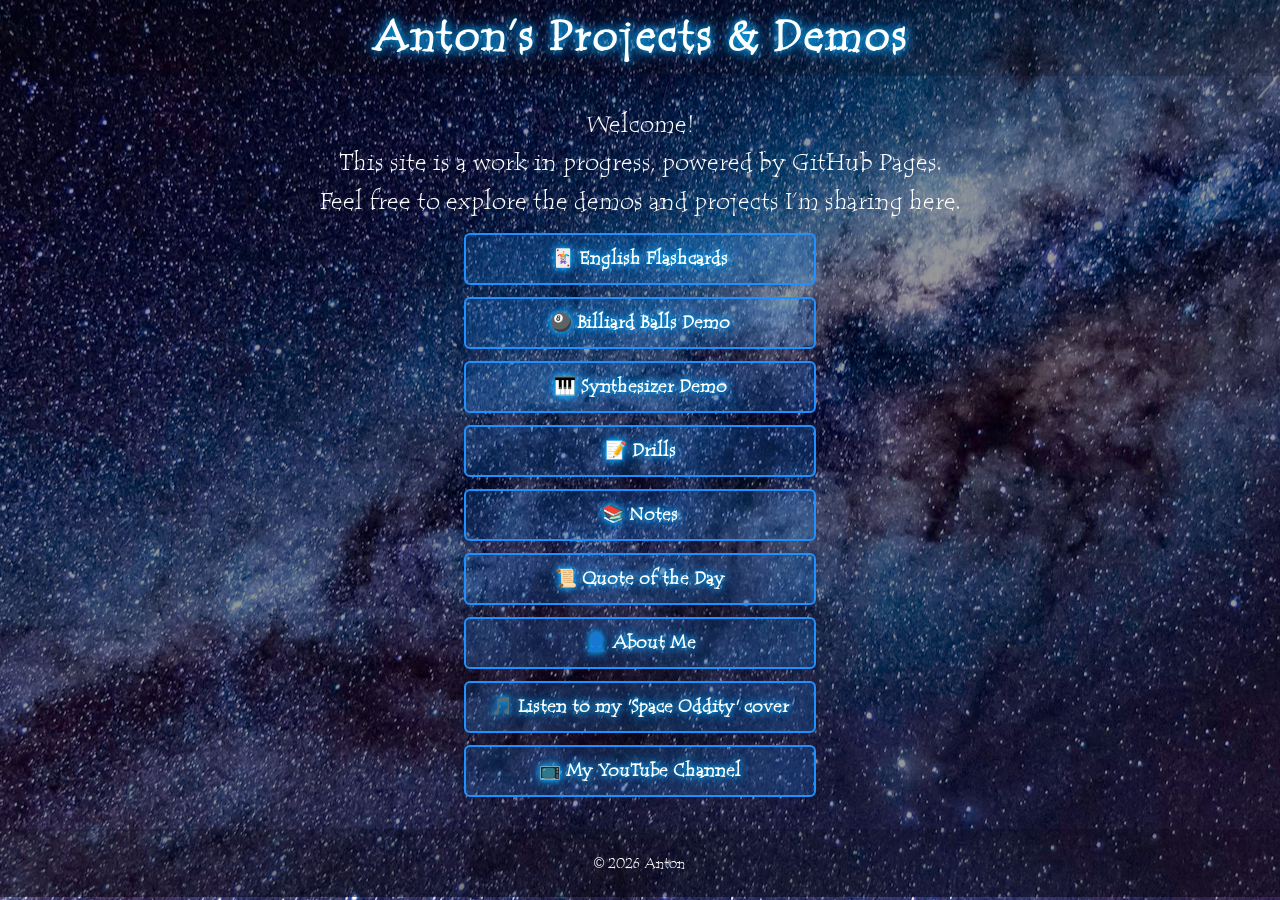
<file: index.html>
<!DOCTYPE html>
<html lang="en">
<head>
  <meta charset="UTF-8">
  <meta name="viewport" content="width=device-width, initial-scale=1.0">
  <title>Anton | Welcome</title>

  <!-- 🔑 Open Graph tags for Telegram/WhatsApp/Discord previews -->
  <meta property="og:title" content="Anton | Projects & Demos" />
  <meta property="og:description" content="Explore Anton’s demos, music covers, and creative projects hosted on GitHub Pages." />
  <meta property="og:image" content="https://kuantor.github.io/preview.jpg" />
  <meta property="og:url" content="https://kuantor.github.io/" />
  <meta property="og:type" content="website" />

  <link rel="stylesheet" href="style.css">
  <style>
    h2 {
      margin: 10px 0;
      font-weight: 400;
      line-height: 1.6;
    }
    button.button {
      box-sizing: content-box;
      width: 300px;
      cursor: pointer;
    }
  </style>
</head>
<body>
  <!-- 🎥 Background video -->
  <video autoplay muted loop playsinline poster="background.jpg" id="bg-video">
    <source src="background.mp4" type="video/mp4">
  </video>

  <!-- 🎵 Hidden audio player -->
  <audio id="space-audio" src="space.mp3"></audio>

  <header>
    <h1>Anton’s Projects & Demos</h1>
  </header>
  <main>
    <h2>
      Welcome!<br>
      This site is a work in progress, powered by GitHub Pages.<br>
      Feel free to explore the demos and projects I’m sharing here.
    </h2>
    
    <a class="button" href="https://kuantorflow.pythonanywhere.com/">🃏 English Flashcards</a>
    <a class="button" href="https://kuantor.github.io/Billiards/">🎱 Billiard Balls Demo</a>
    <a class="button" href="https://kuantor.github.io/Synthesizer/">🎹 Synthesizer Demo</a>
    <a class="button" href="https://kuantor.github.io/drills/">📝 Drills</a>
    <a class="button" href="notes/index.html">📚 Notes</a>
    <a class="button" href="https://kuantor-quotes.onrender.com/">📜 Quote of the Day</a>
    <a class="button" href="about.html">👤 About Me</a>
    <button type="button" class="button" id="audio-toggle">🎵 Listen to my 'Space Oddity' cover</button>
    <a class="button" href="https://www.youtube.com/@MrKuant">📺 My YouTube Channel</a>
  </main>
  <footer>
    <p>
      <span style="font-family: Arial, sans-serif;">©</span>
      <span style="font-family: 'Tempus Sans ITC', Arial, sans-serif;"> 2026 Anton</span>
    </p>
  </footer>
  <script>
    var audio = document.getElementById('space-audio');
    var toggle = document.getElementById('audio-toggle');
    var playLabel = "🎵 Listen to my 'Space Oddity' cover";
    var pauseLabel = "⏸ Pause 'Space Oddity'";
    toggle.addEventListener('click', function () {
      if (audio.paused) {
        audio.play();
      } else {
        audio.pause();
      }
    });
    audio.addEventListener('play', function () { toggle.textContent = pauseLabel; });
    audio.addEventListener('pause', function () { toggle.textContent = playLabel; });
    audio.addEventListener('ended', function () { toggle.textContent = playLabel; });
  </script>
</body>
</html>
</file>
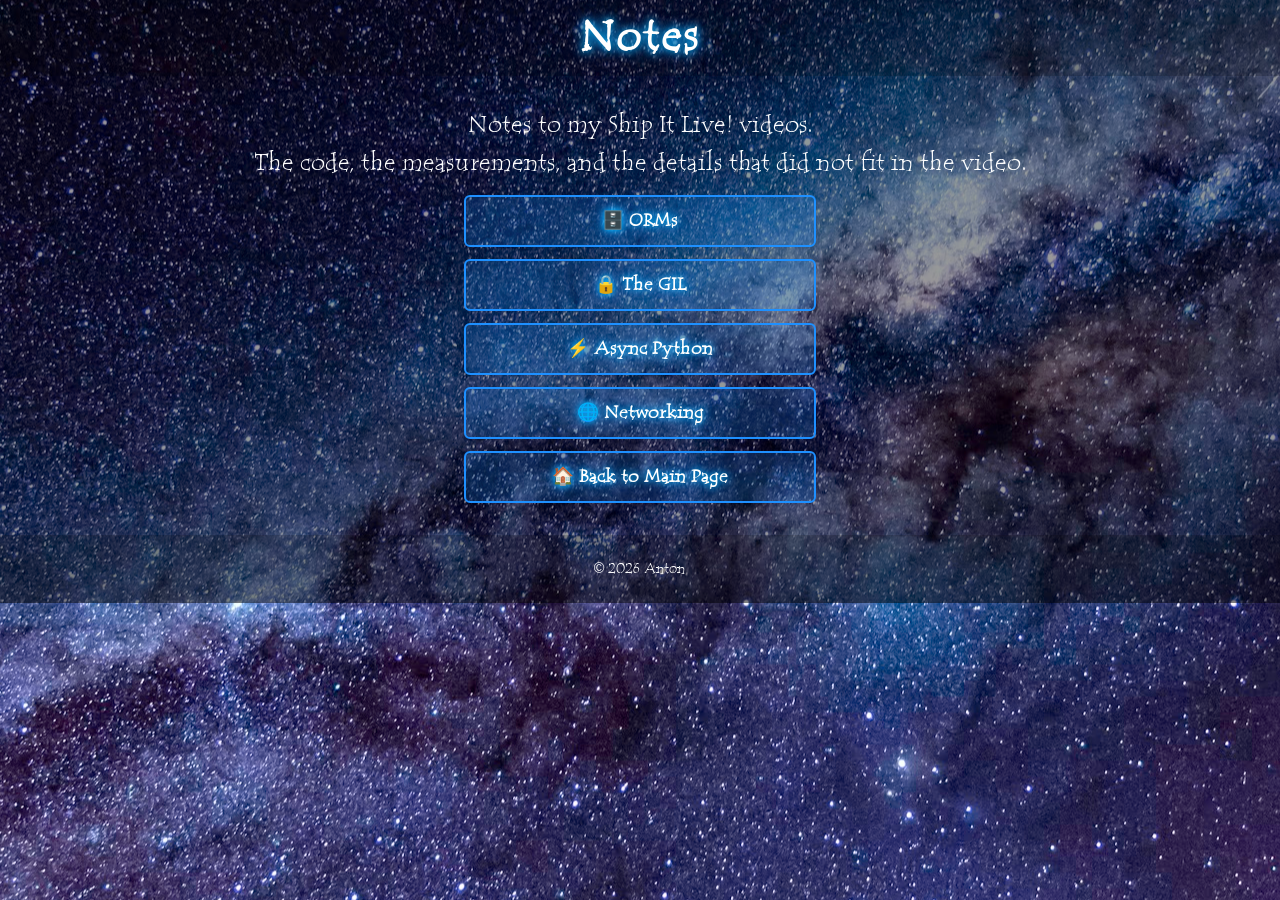
<file: notes/index.html>
<!DOCTYPE html>
<html lang="en">
<head>
  <meta charset="UTF-8">
  <meta name="viewport" content="width=device-width, initial-scale=1.0">
  <title>Anton | Notes</title>

  <!-- 🔑 Open Graph tags for Telegram/WhatsApp/Discord previews -->
  <meta property="og:title" content="Ship It Live! — Notes" />
  <meta property="og:description" content="Notes to the Ship It Live! videos: the code, the measurements and the details that did not fit in the video." />
  <meta property="og:image" content="https://kuantor.github.io/preview.jpg" />
  <meta property="og:url" content="https://kuantor.github.io/notes/" />
  <meta property="og:type" content="website" />

  <link rel="stylesheet" href="../style.css">
  <style>
    h2 {
      margin: 10px 0;
      font-weight: 400;
      line-height: 1.6;
    }
  </style>
</head>
<body>
  <!-- 🎥 Background video -->
  <video autoplay muted loop playsinline poster="../background.jpg" id="bg-video">
    <source src="../background.mp4" type="video/mp4">
  </video>

  <header>
    <h1>Notes</h1>
  </header>
  <main>
    <h2>
      Notes to my Ship It Live! videos.<br>
      The code, the measurements, and the details that did not fit in the video.
    </h2>

    <a class="button" href="orms.html">🗄️ ORMs</a>
    <a class="button" href="gil.html">🔒 The GIL</a>
    <a class="button" href="async.html">⚡ Async Python</a>
    <a class="button" href="networking.html">🌐 Networking</a>
    <a class="button" href="../index.html">🏠 Back to Main Page</a>
  </main>
  <footer>
    <p>
      <span style="font-family: Arial, sans-serif;">©</span>
      <span style="font-family: 'Tempus Sans ITC', Arial, sans-serif;"> 2026 Anton</span>
    </p>
  </footer>
</body>
</html>
</file>
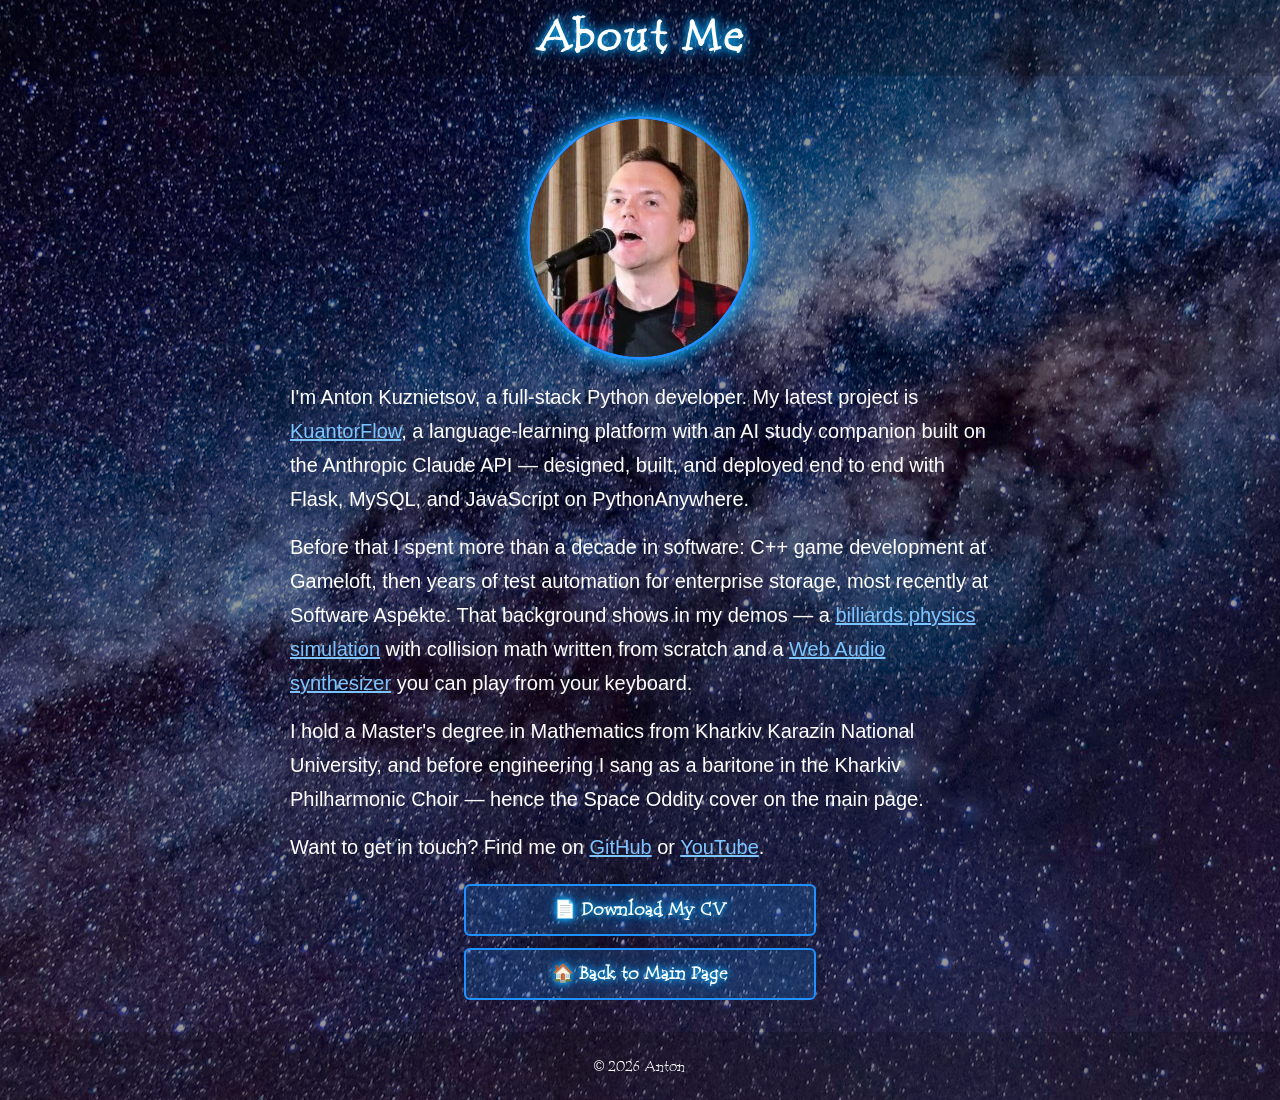
<file: about.html>
<!DOCTYPE html>
<html lang="en">
<head>
  <meta charset="UTF-8">
  <meta name="viewport" content="width=device-width, initial-scale=1.0">
  <title>Anton | About Me</title>

  <!-- 🔑 Open Graph tags for Telegram/WhatsApp/Discord previews -->
  <meta property="og:title" content="About Anton Kuznietsov" />
  <meta property="og:description" content="Full-stack Python developer with C++ game-dev and test-automation roots, and a baritone past in the Kharkiv Philharmonic Choir." />
  <meta property="og:image" content="https://kuantor.github.io/avatar_mic.jpg" />
  <meta property="og:url" content="https://kuantor.github.io/about.html" />
  <meta property="og:type" content="profile" />

  <link rel="stylesheet" href="style.css">
  <style>
    .avatar {
      display: block;
      margin: 20px auto;
      width: 220px;
      max-width: 70vw;
      border-radius: 50%;
      border: 3px solid #1e90ff;
      box-shadow: 0 0 15px #00bfff, 0 0 30px rgba(30, 144, 255, 0.5);
    }
    .about-text {
      max-width: 700px;
      margin: 0 auto 20px;
      text-align: left;
      font-family: Calibri, Arial, sans-serif;
      font-size: 1.25em;
      line-height: 1.7;
    }
    .about-text p {
      margin: 0 0 14px;
    }
    .about-text a {
      color: #7cc4ff;
    }
  </style>
</head>
<body>
  <!-- 🎥 Background video -->
  <video autoplay muted loop playsinline poster="background.jpg" id="bg-video">
    <source src="background.mp4" type="video/mp4">
  </video>

  <header>
    <h1>About Me</h1>
  </header>
  <main>
    <img class="avatar" src="avatar_mic.jpg" alt="Anton Kuznietsov">

    <div class="about-text">
      <p>I'm Anton Kuznietsov, a full-stack Python developer. My latest project is <a href="https://kuantorflow.pythonanywhere.com/">KuantorFlow</a>, a language-learning platform with an AI study companion built on the Anthropic Claude API — designed, built, and deployed end to end with Flask, MySQL, and JavaScript on PythonAnywhere.</p>
      <p>Before that I spent more than a decade in software: C++ game development at Gameloft, then years of test automation for enterprise storage, most recently at Software Aspekte. That background shows in my demos — a <a href="https://kuantor.github.io/Billiards/">billiards physics simulation</a> with collision math written from scratch and a <a href="https://kuantor.github.io/Synthesizer/">Web Audio synthesizer</a> you can play from your keyboard.</p>
      <p>I hold a Master's degree in Mathematics from Kharkiv Karazin National University, and before engineering I sang as a baritone in the Kharkiv Philharmonic Choir — hence the Space Oddity cover on the main page.</p>
      <p>Want to get in touch? Find me on <a href="https://github.com/Kuantor">GitHub</a> or <a href="https://www.youtube.com/@MrKuant">YouTube</a>.</p>
    </div>

    <a class="button" href="CV.pdf" target="_blank" rel="noopener">📄 Download My CV</a>
    <a class="button" href="index.html">🏠 Back to Main Page</a>
  </main>
  <footer>
    <p>
      <span style="font-family: Arial, sans-serif;">©</span>
      <span style="font-family: 'Tempus Sans ITC', Arial, sans-serif;"> 2026 Anton</span>
    </p>
  </footer>
</body>
</html>
</file>
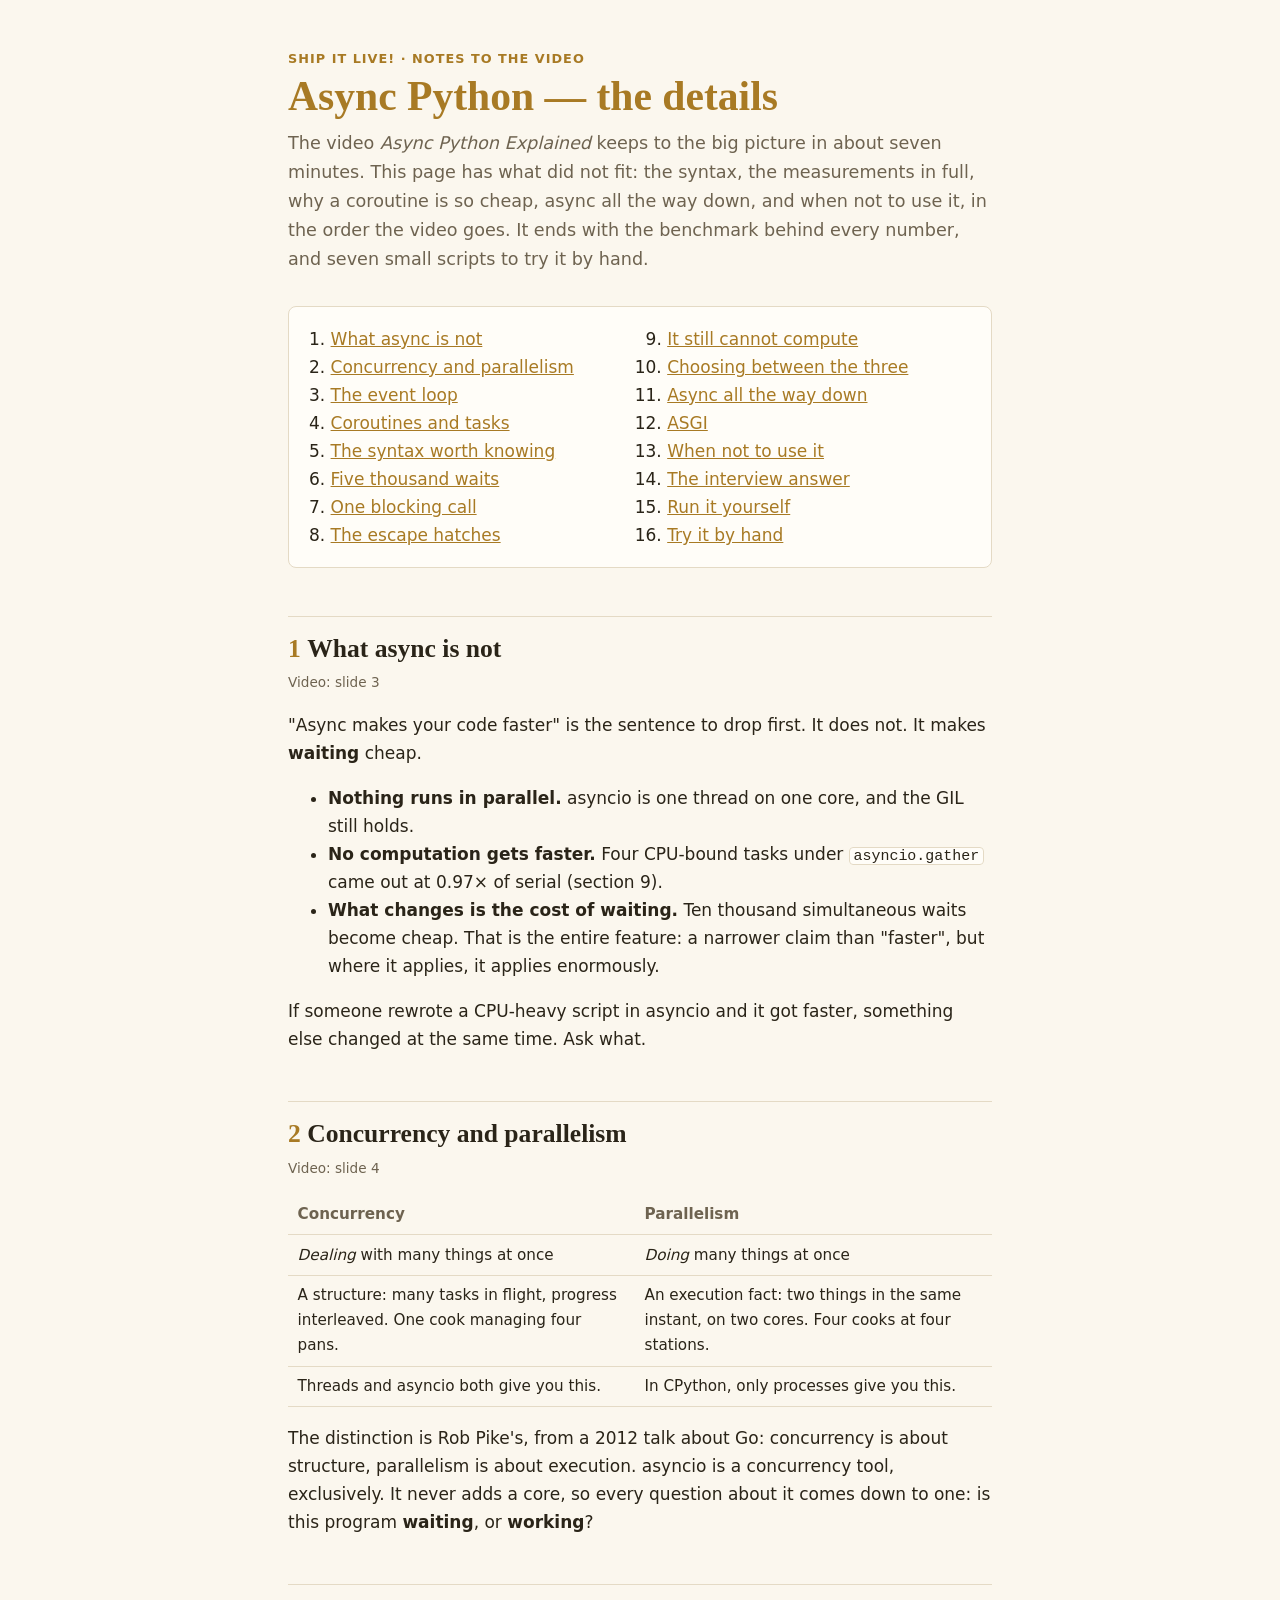
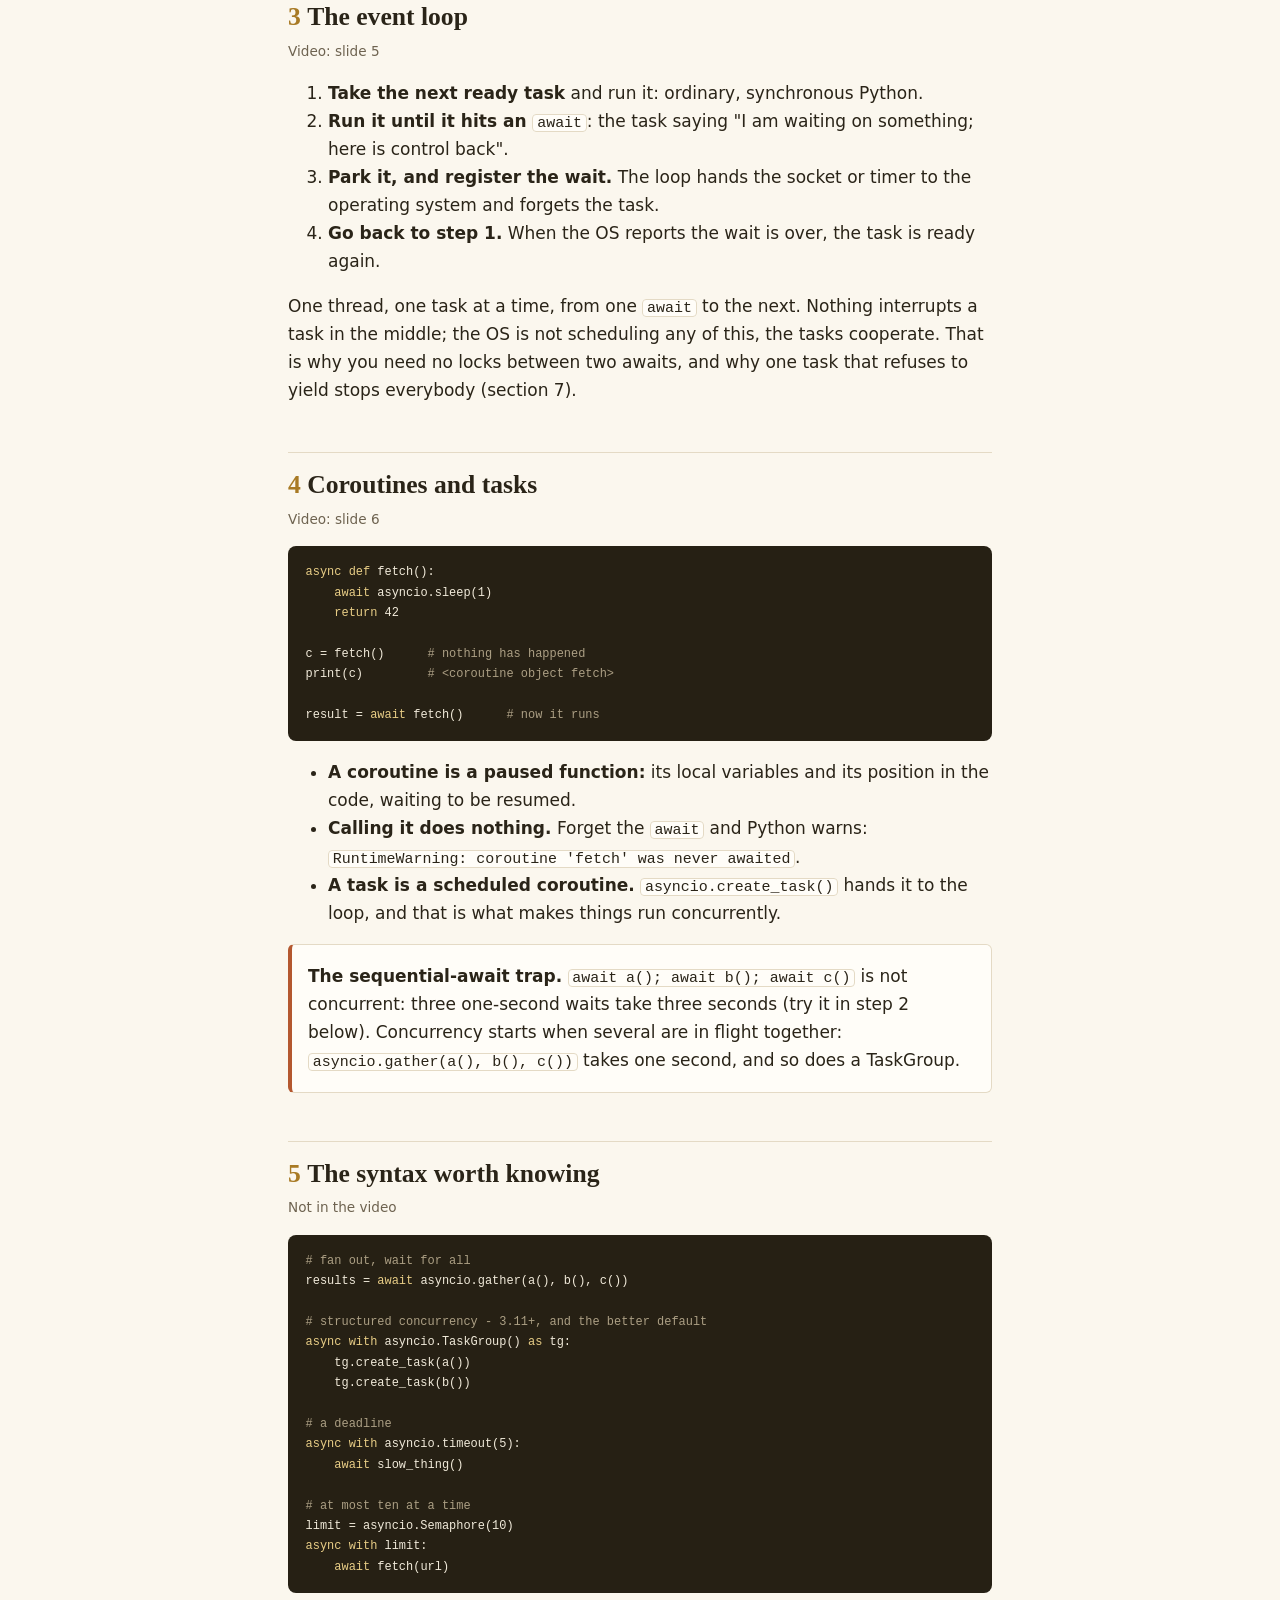
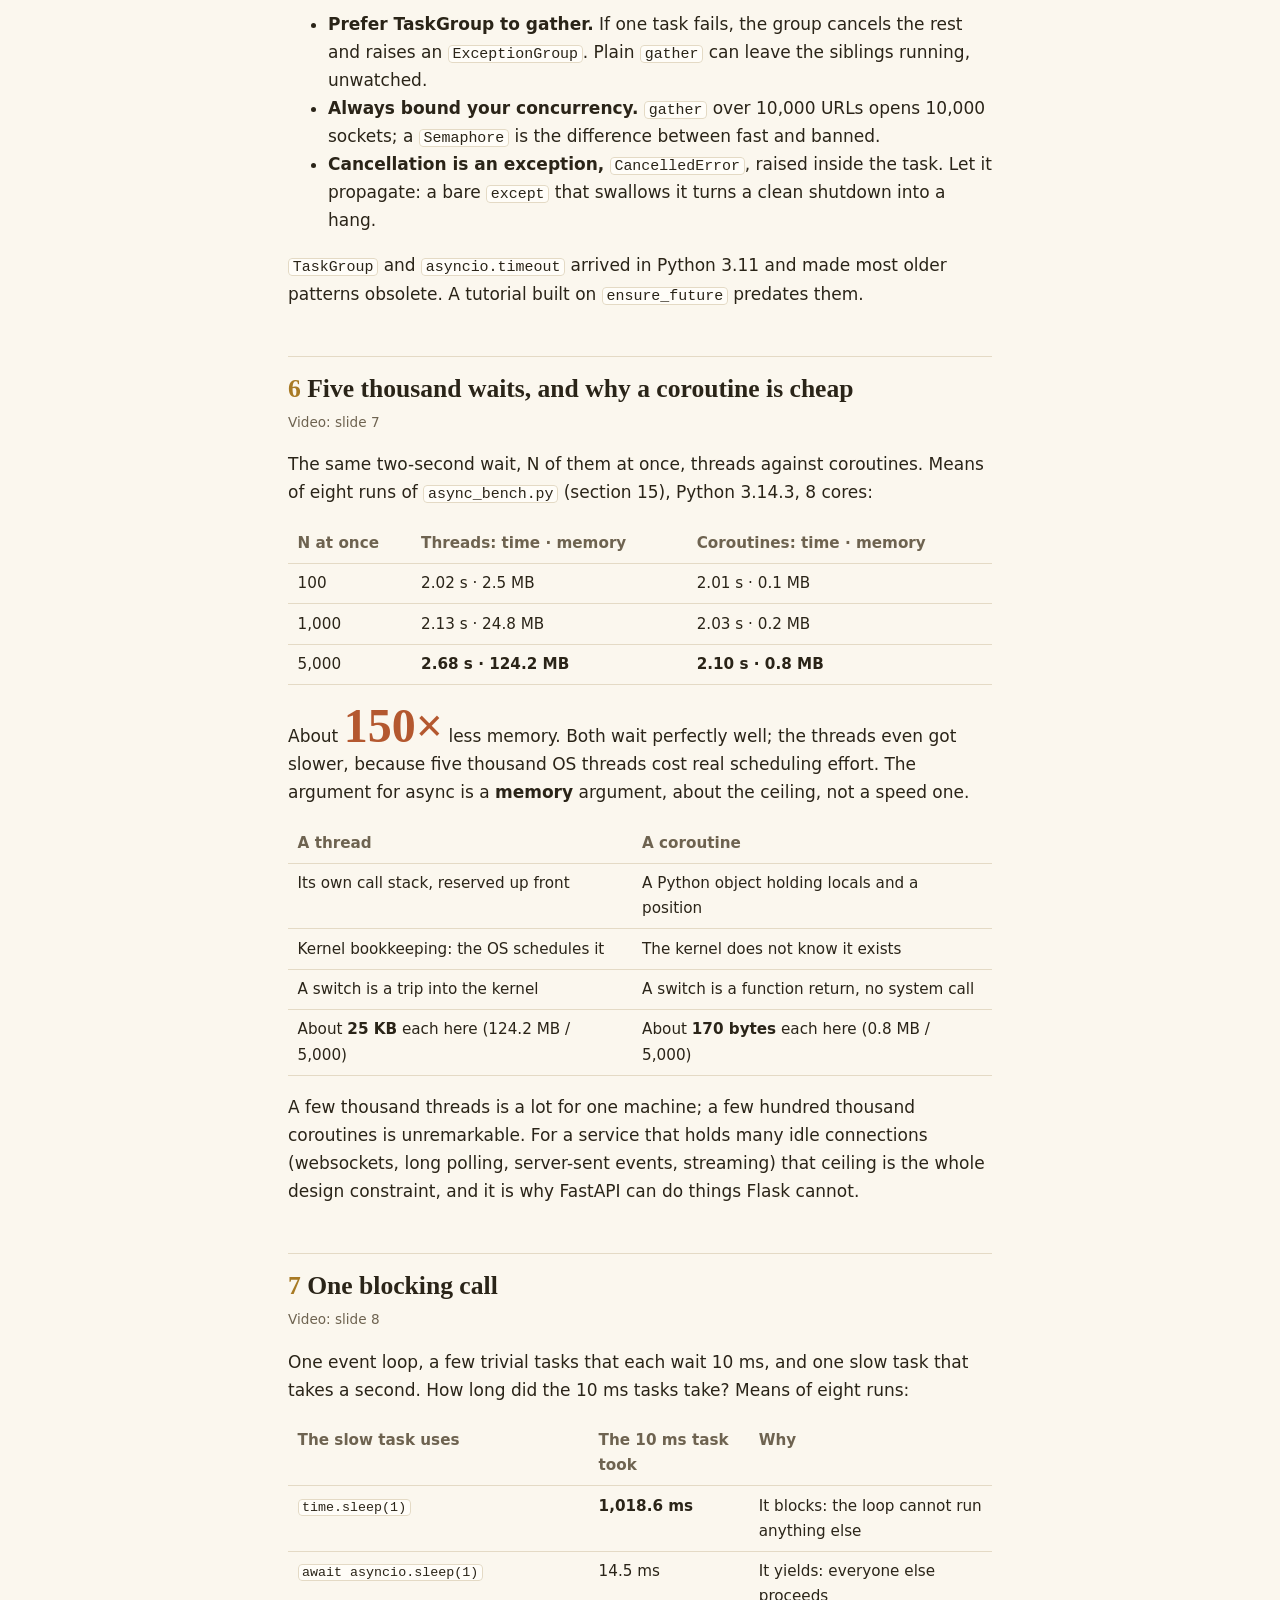
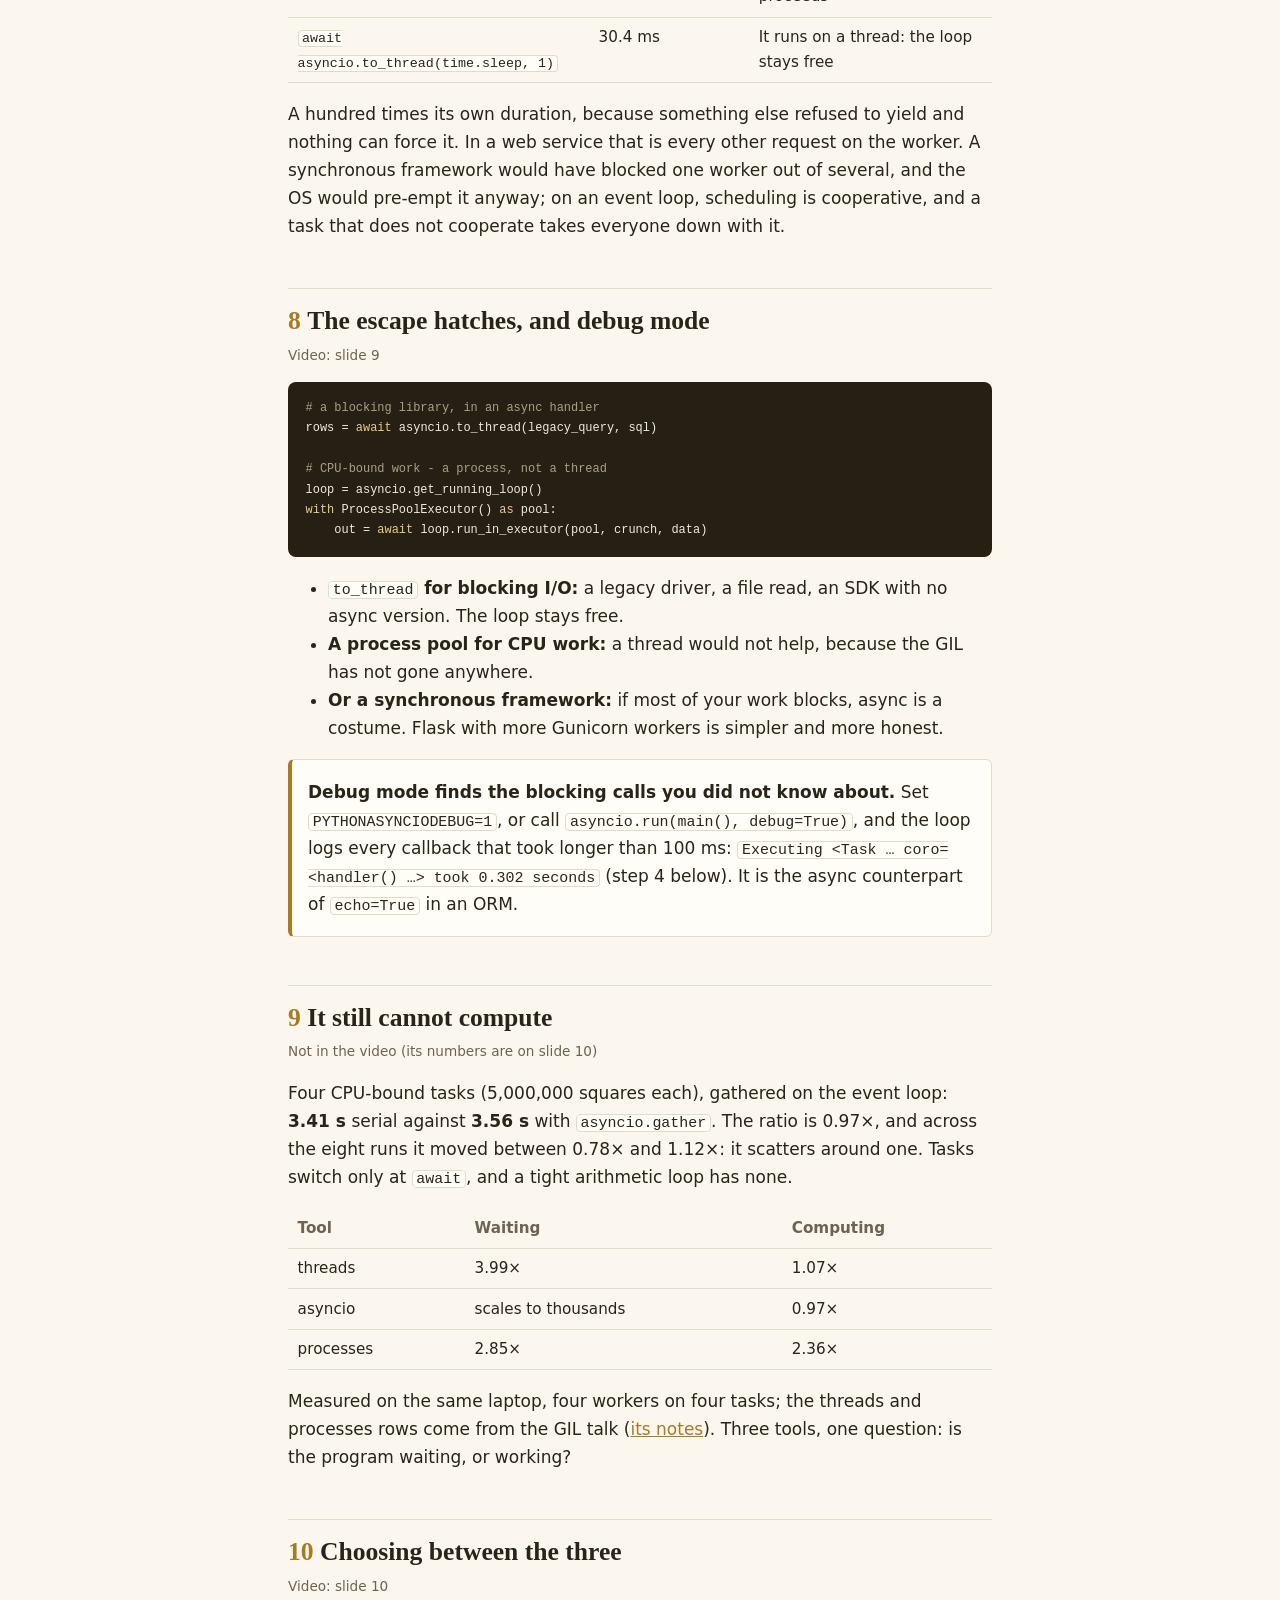
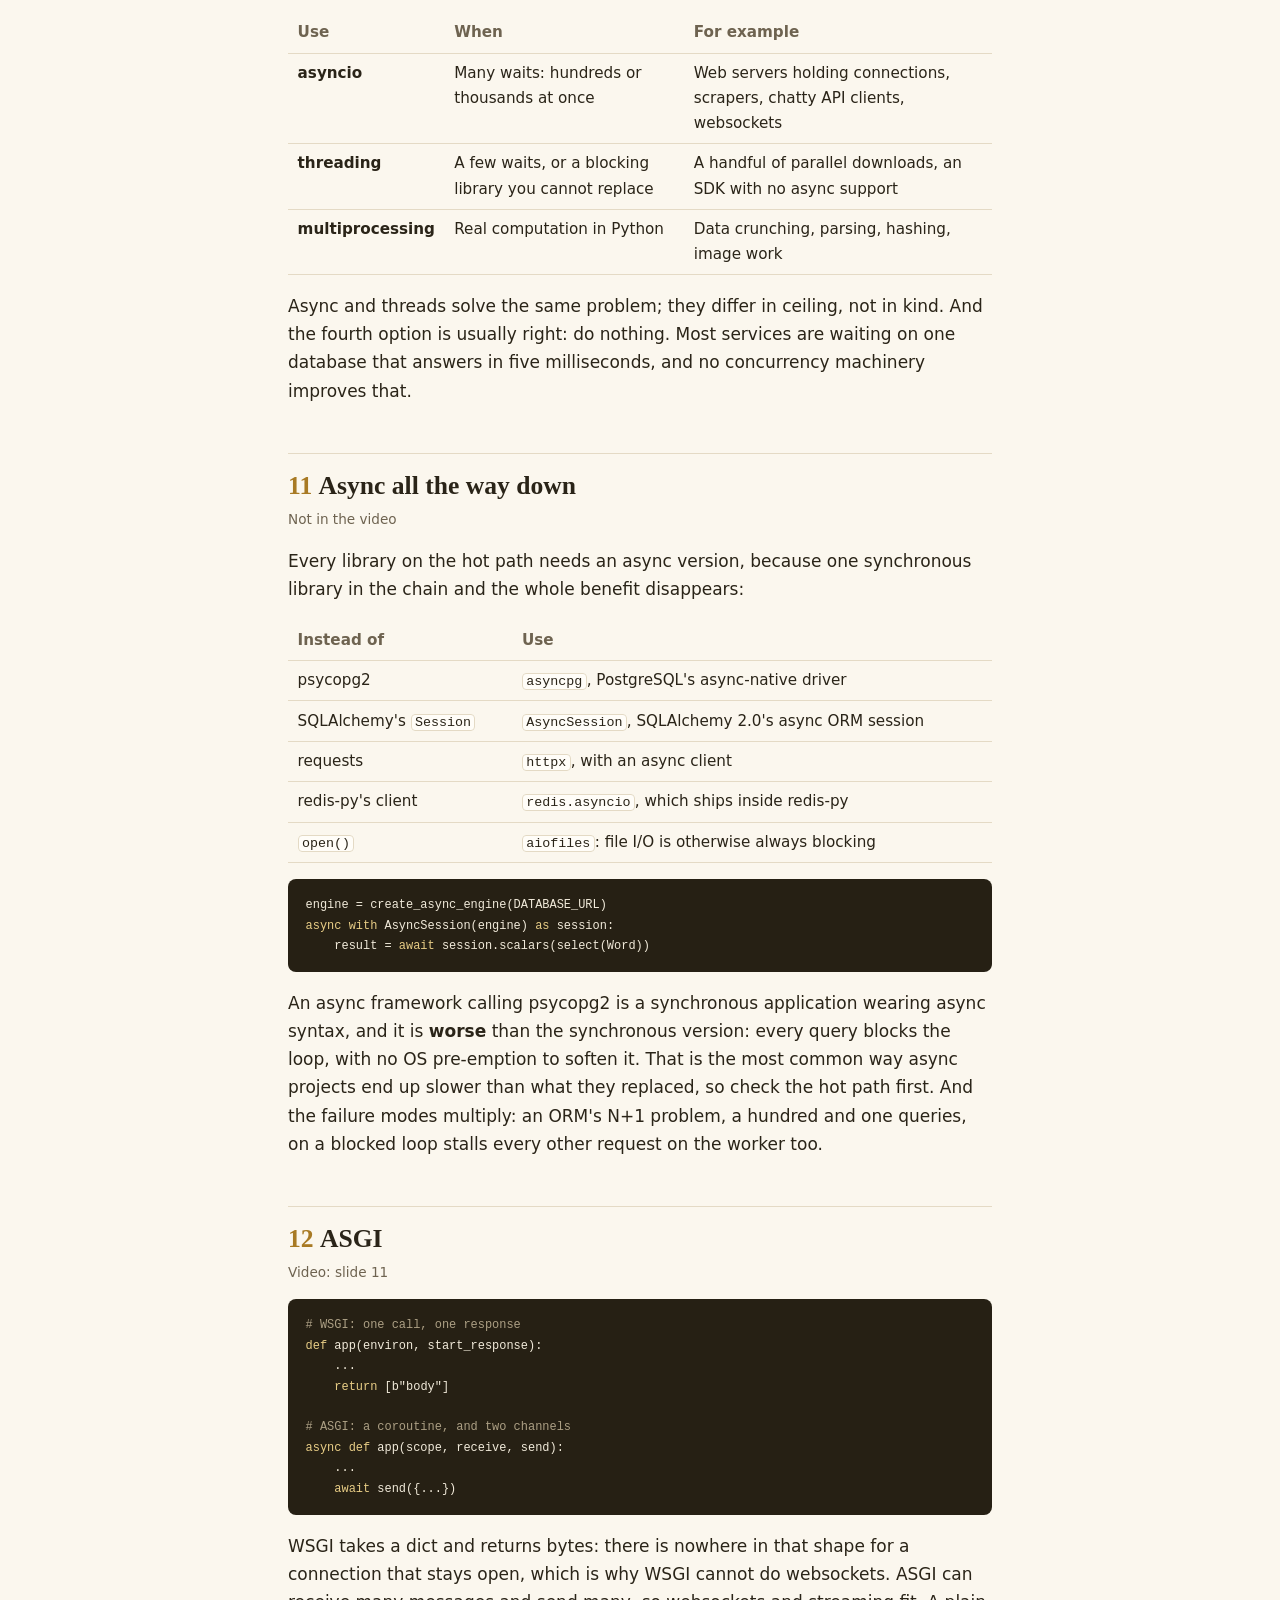
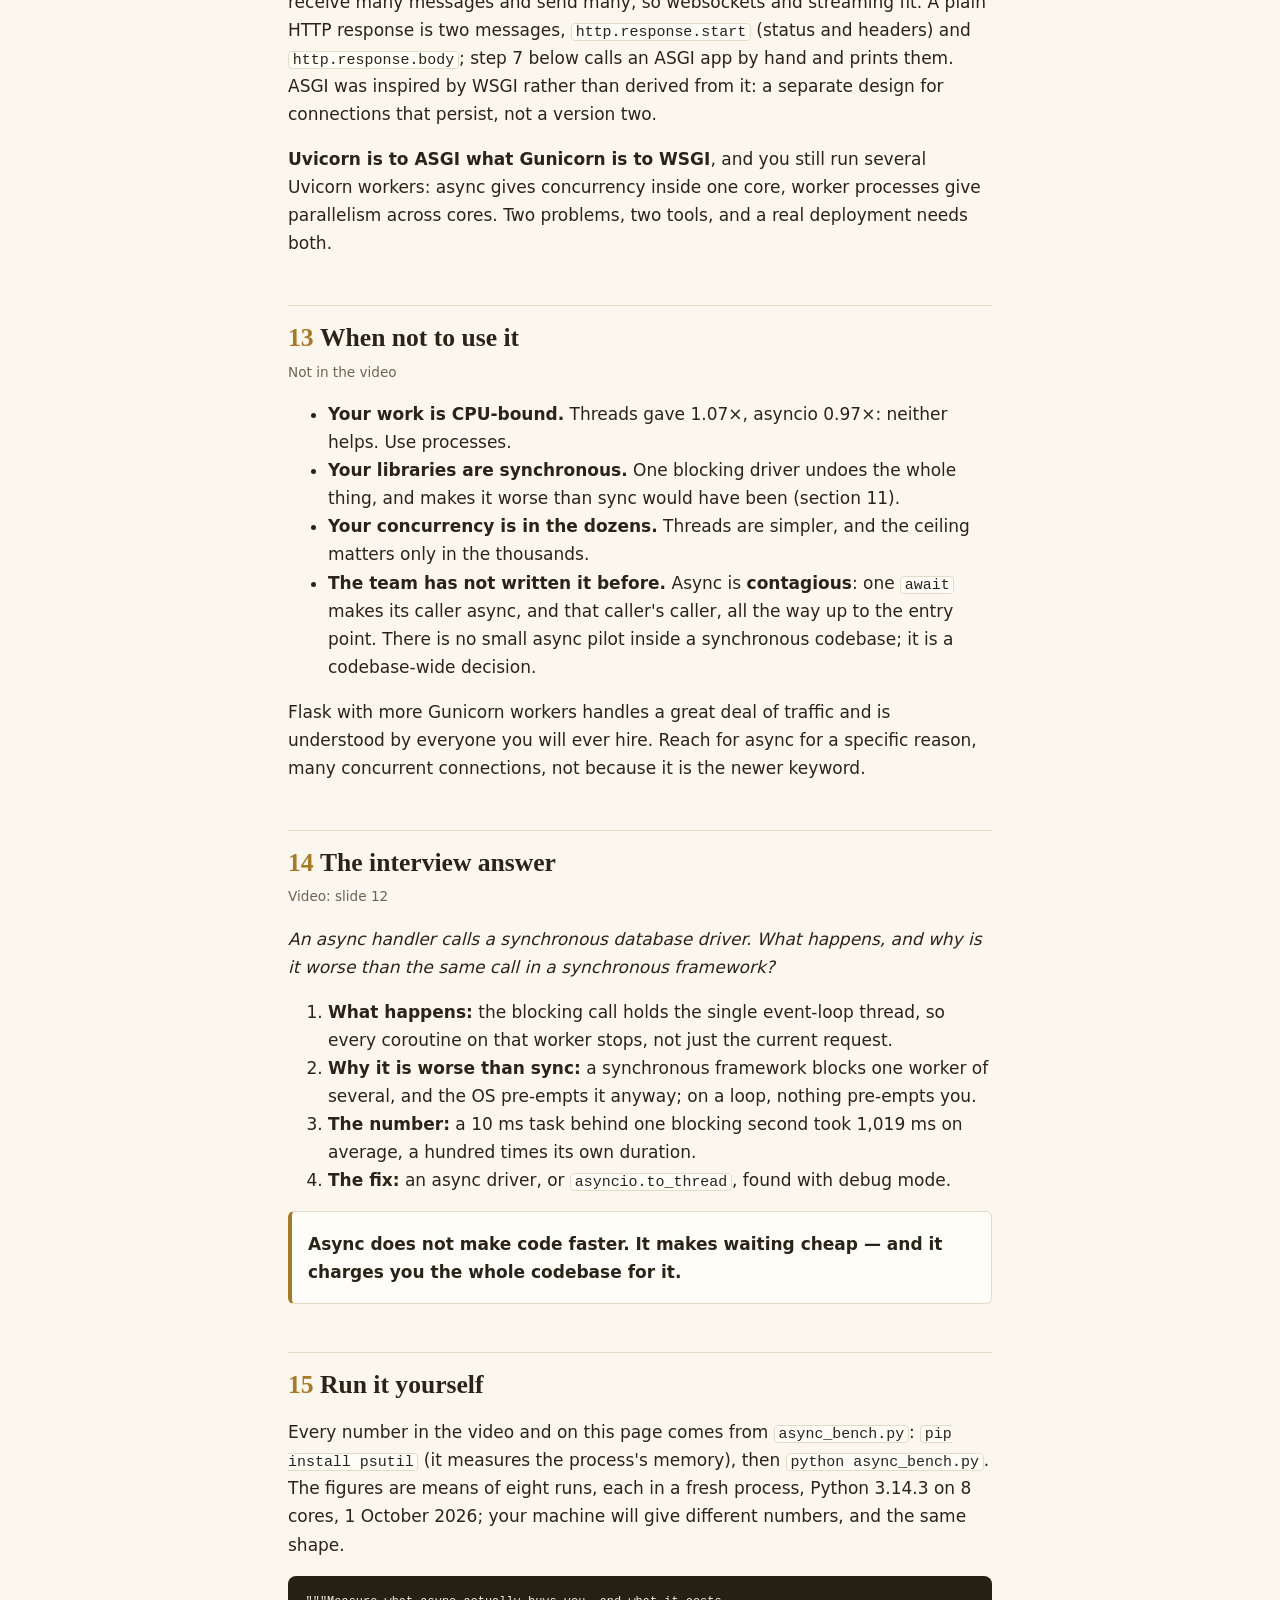
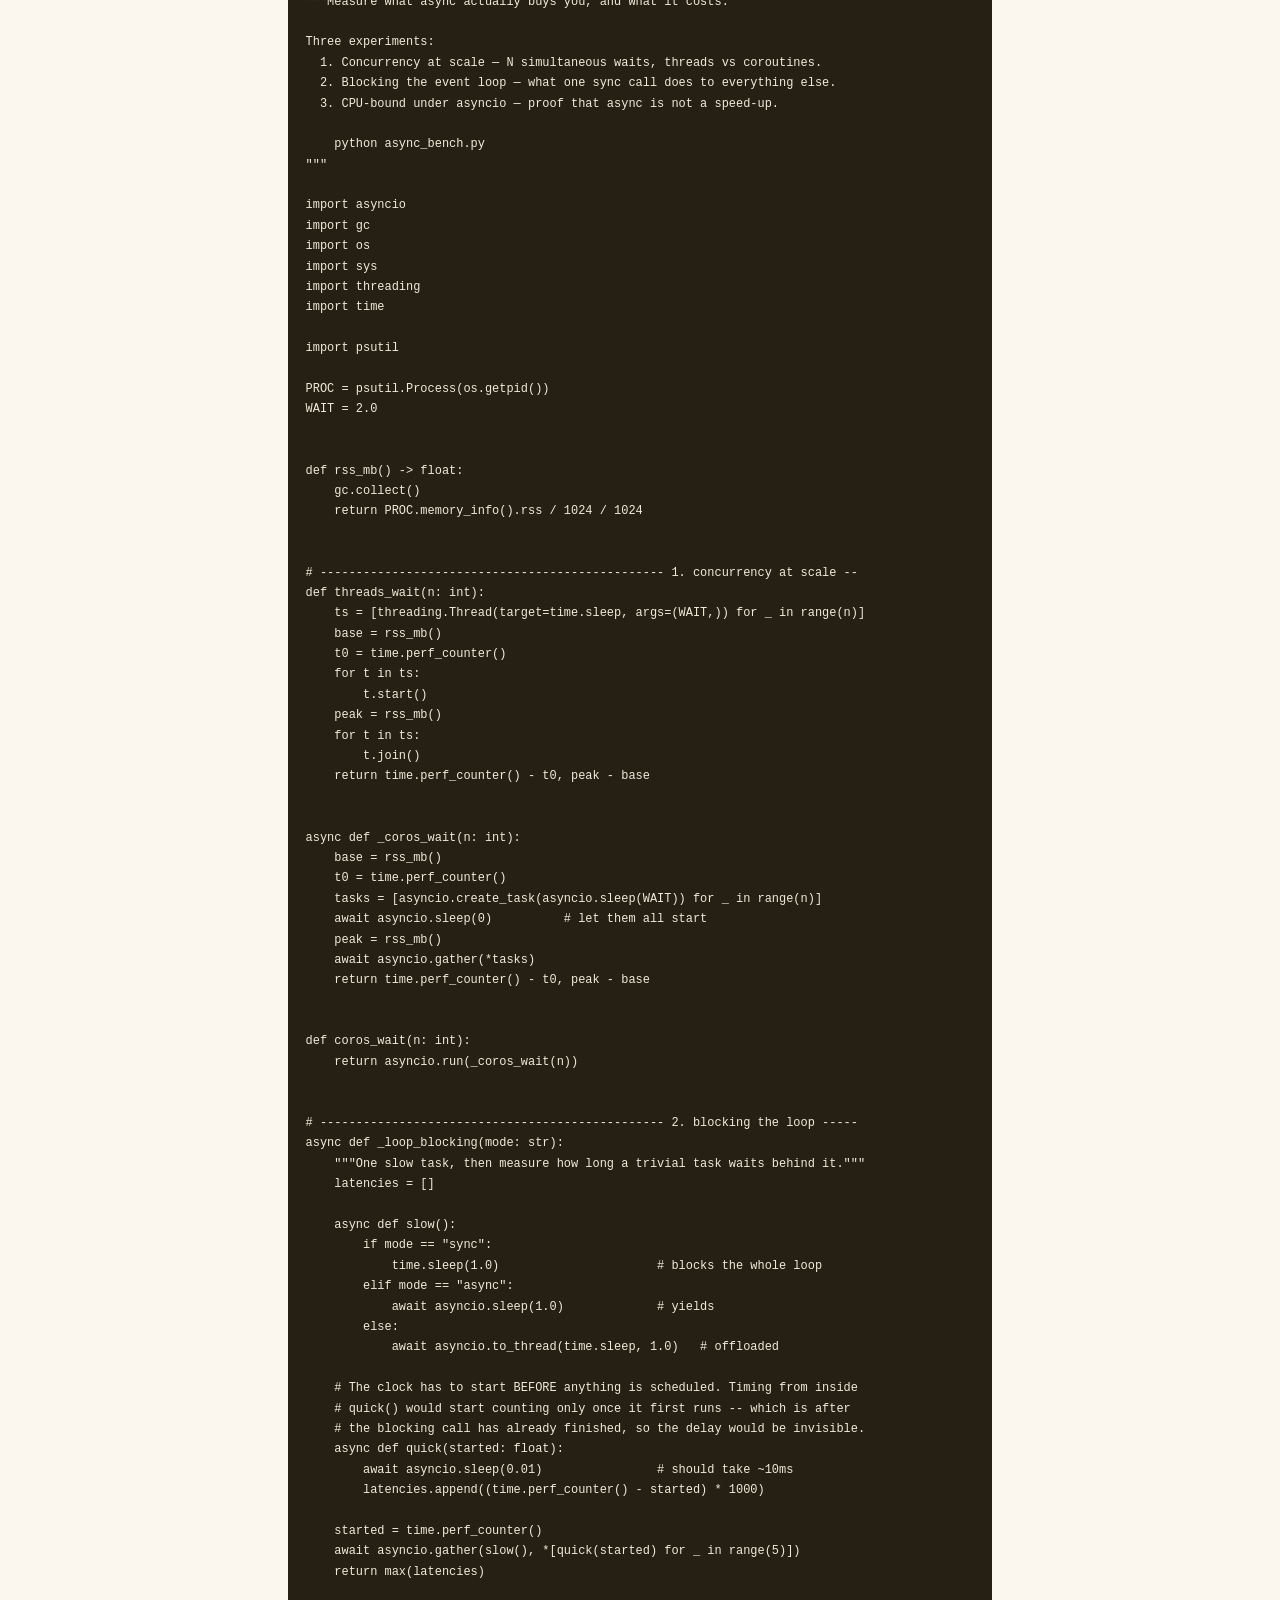
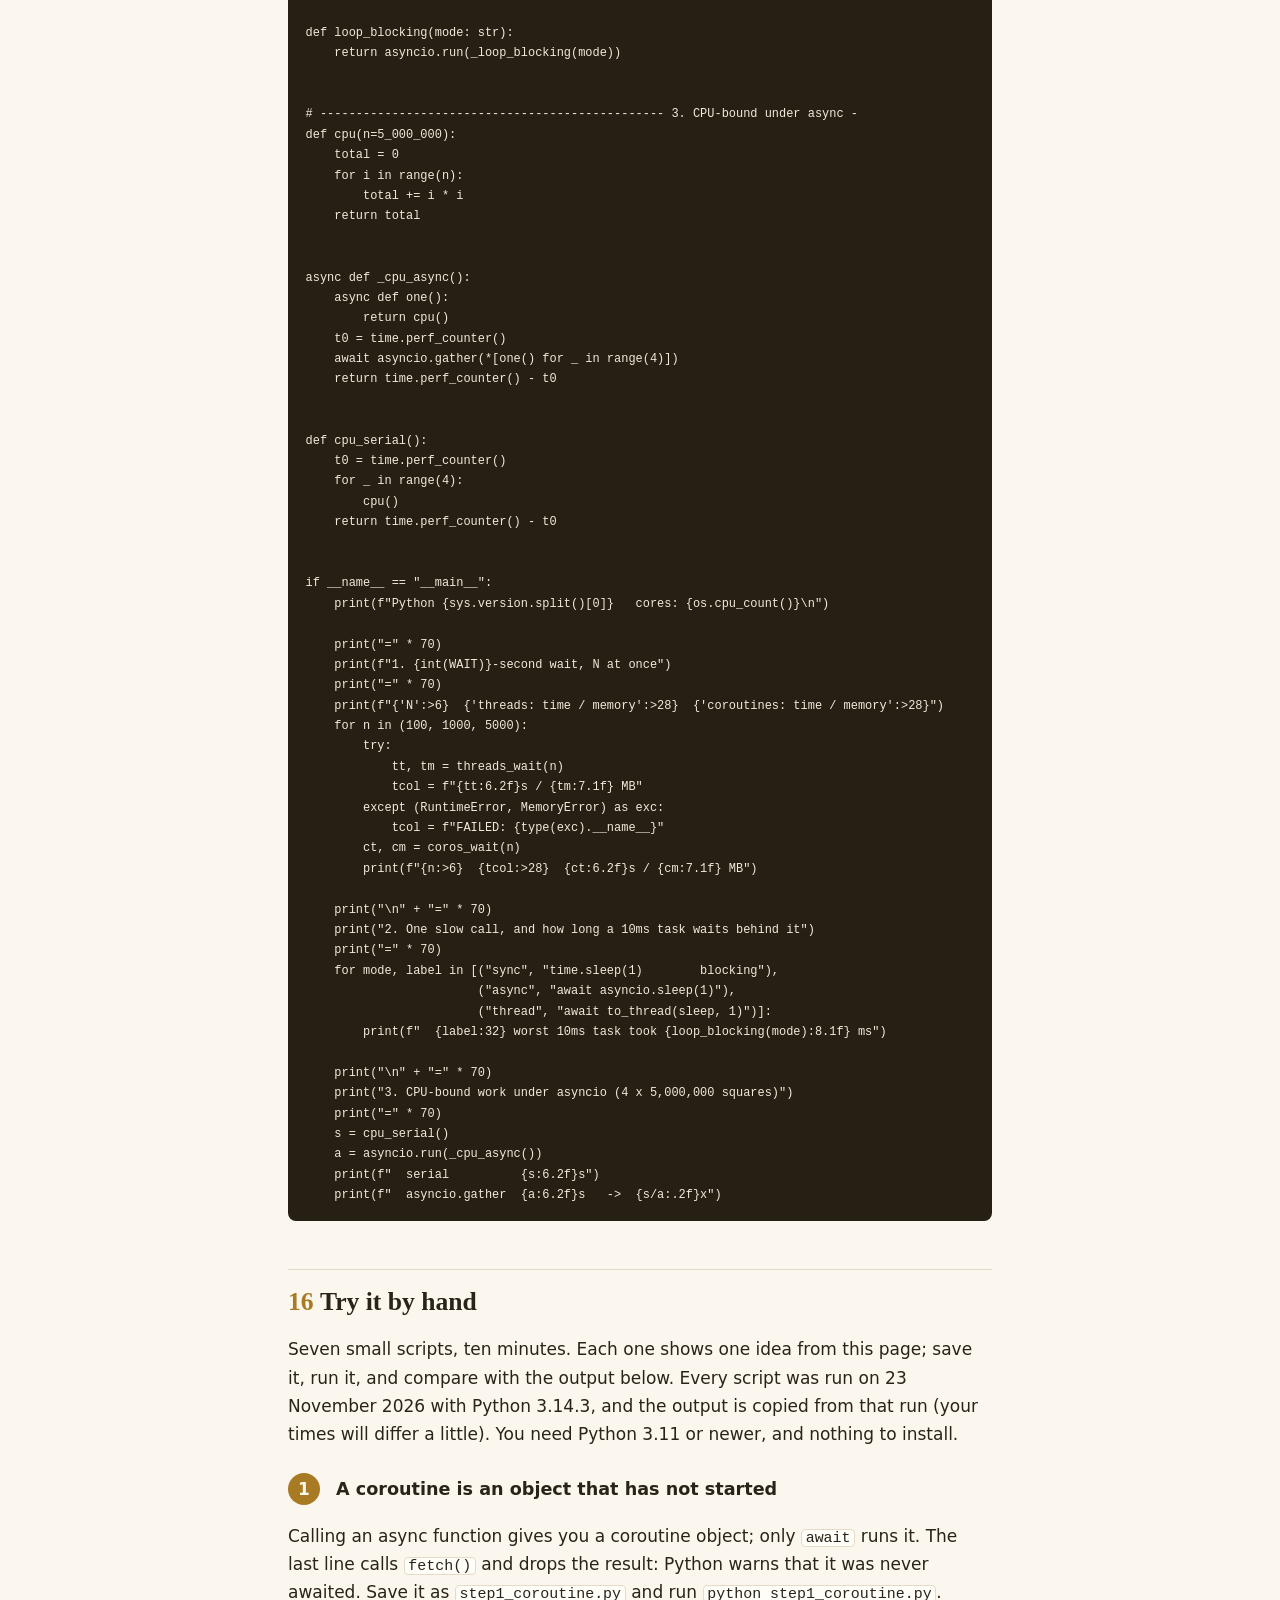
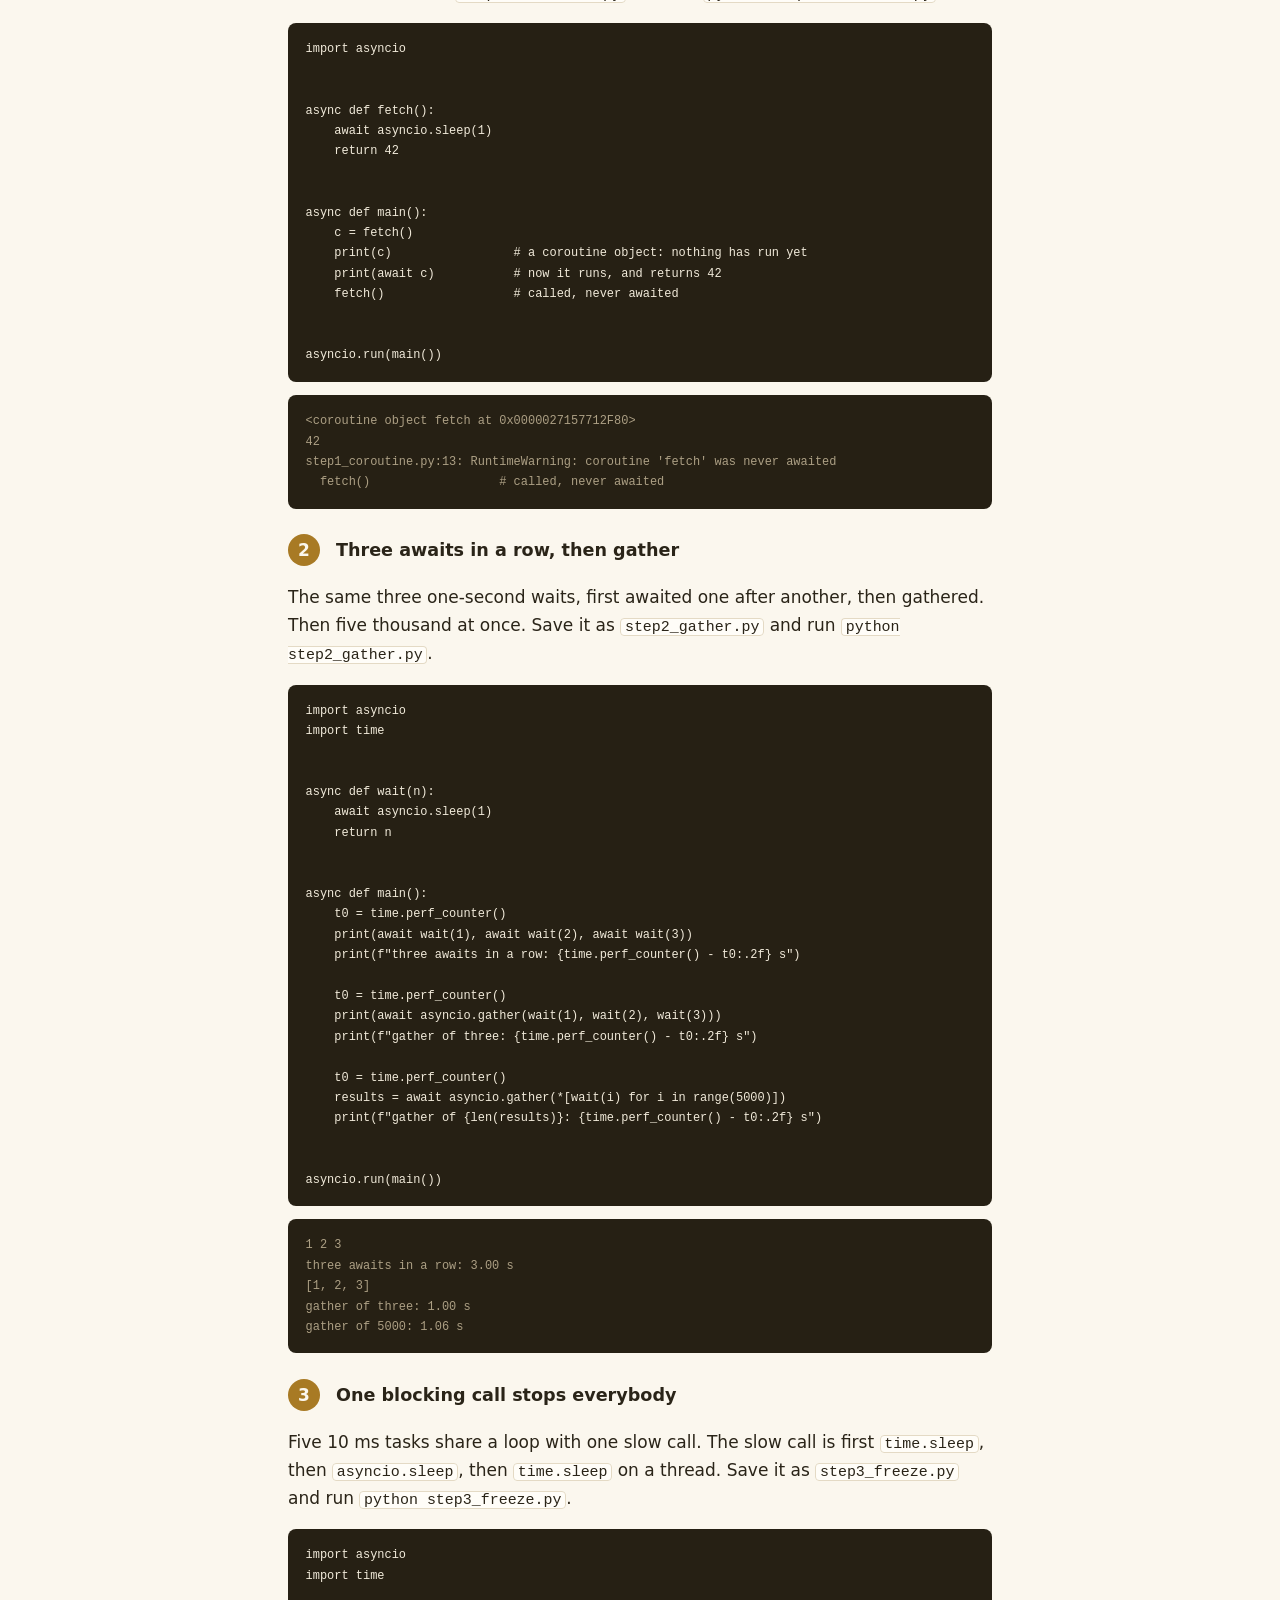
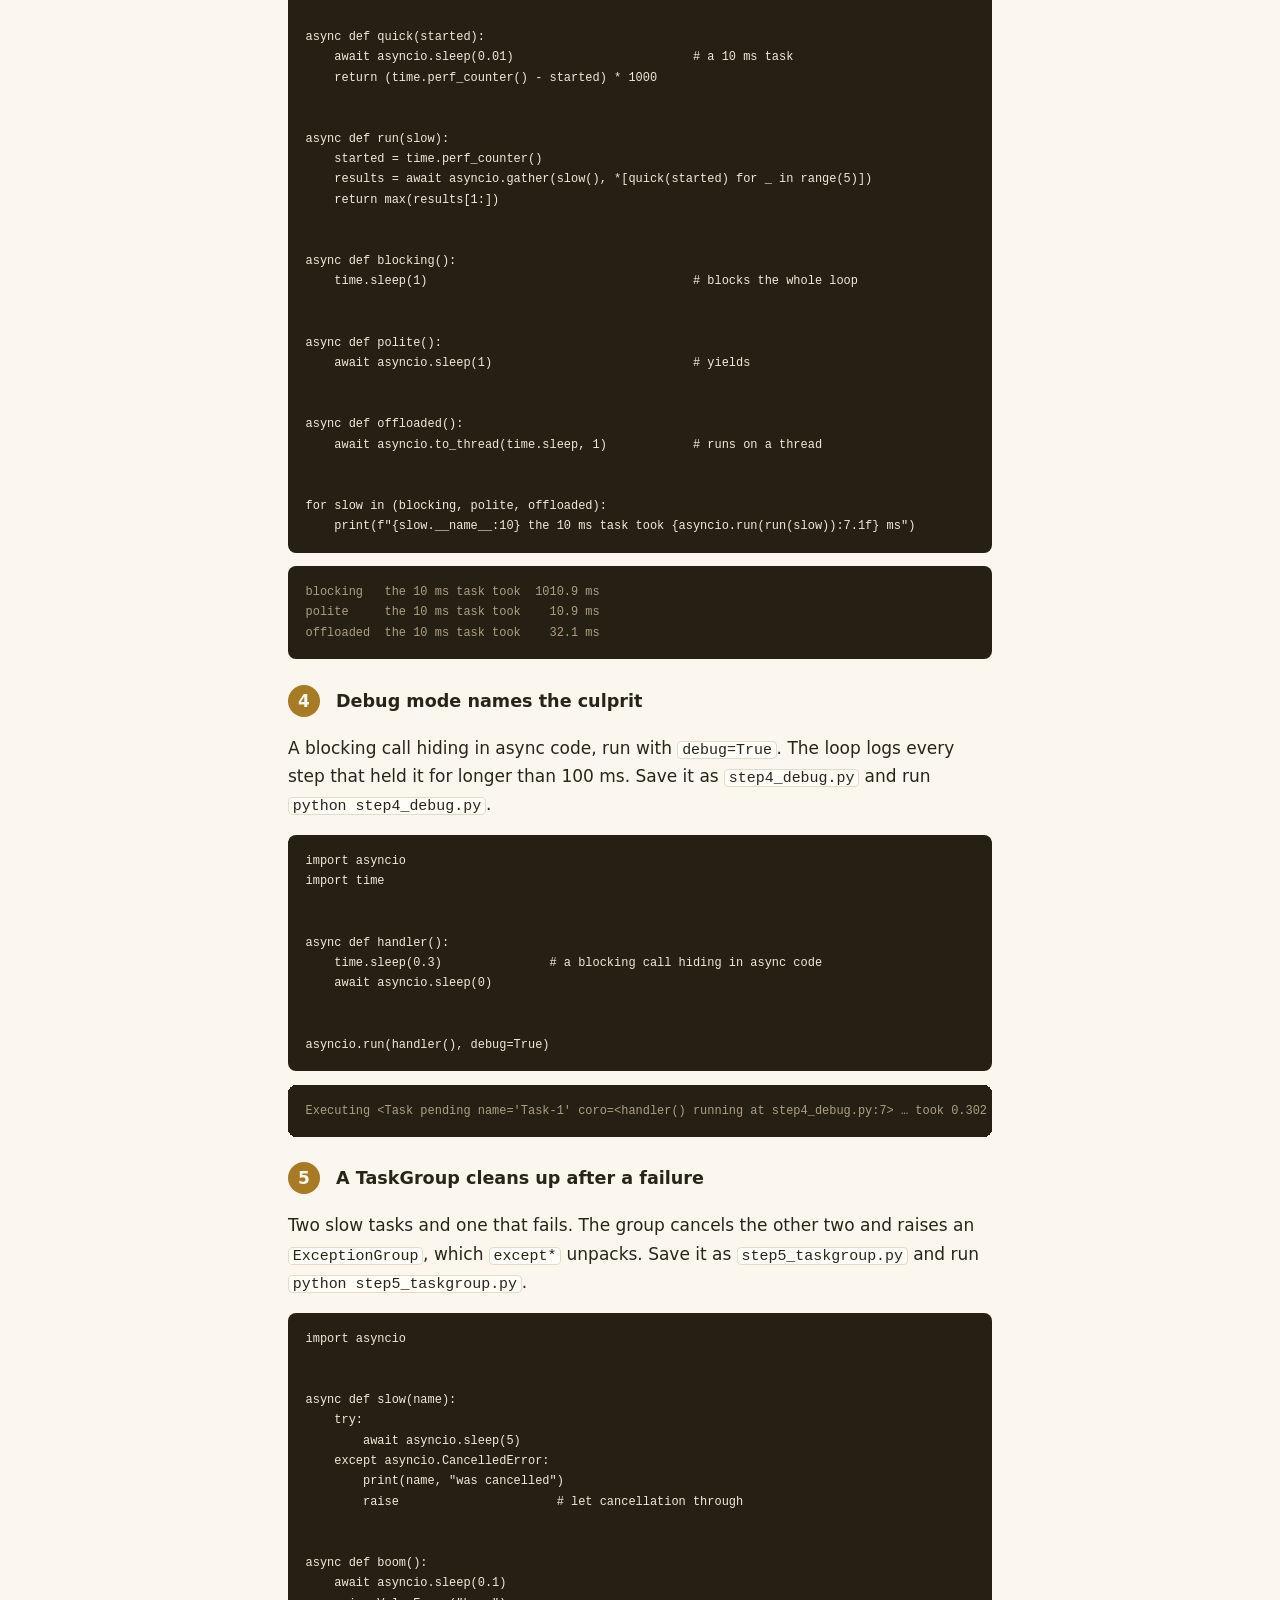
<file: notes/async.html>
<!doctype html>
<html lang="en">
<head>
  <meta charset="utf-8">
  <meta name="viewport" content="width=device-width, initial-scale=1">
  <title>Async Python — the details | Ship It Live!</title>
  <meta name="description" content="Notes to the video Async Python Explained: the syntax, the measurements, async all the way down, and when not to use it.">
  <meta property="og:title" content="Async Python — the details">
  <meta property="og:description" content="Notes to the video Async Python Explained: 124 MB of threads against 0.8 MB of coroutines, one blocking call, ASGI, and seven scripts to try.">
  <meta property="og:image" content="https://kuantor.github.io/preview.jpg">
  <meta property="og:url" content="https://kuantor.github.io/notes/async.html">
  <meta property="og:type" content="article">
  <style>
    :root {
      --bg: #FBF7EE; --paper: #FFFDF8; --ink: #2A2418; --muted: #6E6350; --rule: #E4DAC5;
      --gold: #A87A24; --terra: #B4582F; --teal: #3F7F76;
      --code-bg: #262014; --code-ink: #F1EADA; --code-dim: #AC9F84; --code-gold: #E8CD86;
    }
    @media (prefers-color-scheme: dark) {
      :root {
        --bg: #1A150E; --paper: #241D13; --ink: #F1EADA; --muted: #AC9F84; --rule: #4A3D22;
        --gold: #C8A24B; --terra: #D0845A; --teal: #6FB0A6;
        --code-bg: #120E09; --code-ink: #F1EADA; --code-dim: #AC9F84; --code-gold: #E8CD86;
      }
    }
    * { box-sizing: border-box; }
    body { margin: 0; background: var(--bg); color: var(--ink);
           font: 17px/1.65 "Segoe UI", system-ui, -apple-system, sans-serif; }
    main { max-width: 46rem; margin: 0 auto; padding: 3rem 1rem 4rem; }
    header .kicker { color: var(--gold); font-weight: 600; letter-spacing: .08em; text-transform: uppercase; font-size: .8rem; margin: 0; }
    h1 { font: 700 2.6rem/1.1 Cambria, Georgia, serif; margin: .3rem 0 .6rem; color: var(--gold); }
    .lede { color: var(--muted); font-size: 1.1rem; margin: 0 0 2rem; }
    h2 { font: 700 1.6rem/1.25 Cambria, Georgia, serif; margin: 3rem 0 .4rem; color: var(--ink);
         padding-top: 1rem; border-top: 1px solid var(--rule); }
    h2 .n { color: var(--gold); margin-right: .4rem; }
    h3 { font-size: 1.05rem; margin: 1.6rem 0 .3rem; color: var(--gold); }
    .video { color: var(--muted); font-size: .85rem; margin: 0 0 1rem; }
    a { color: var(--gold); }
    code { font: .88em/1.4 Consolas, "Cascadia Mono", monospace; background: var(--paper);
           border: 1px solid var(--rule); border-radius: 4px; padding: 0 .25em; }
    pre { background: var(--code-bg); color: var(--code-ink); border-radius: 8px; padding: 1rem 1.1rem;
          overflow-x: auto; font: .85rem/1.5 Consolas, "Cascadia Mono", monospace; }
    pre code { background: none; border: none; padding: 0; color: inherit; }
    pre .c { color: var(--code-dim); } pre .k { color: var(--code-gold); }
    table { border-collapse: collapse; width: 100%; margin: 1rem 0; font-size: .95rem; }
    th, td { text-align: left; padding: .45rem .6rem; border-bottom: 1px solid var(--rule); vertical-align: top; }
    th { color: var(--muted); font-weight: 600; }
    td.num { font-variant-numeric: tabular-nums; white-space: nowrap; }
    .card { background: var(--paper); border: 1px solid var(--rule); border-left: 4px solid var(--gold);
            border-radius: 6px; padding: .8rem 1rem; margin: 1rem 0; }
    .card.warn { border-left-color: var(--terra); }
    .card p { margin: .3rem 0; }
    .big { font: 700 3rem/1 Cambria, Georgia, serif; color: var(--terra); }
    nav.toc { background: var(--paper); border: 1px solid var(--rule); border-radius: 8px; padding: .8rem 1.2rem; }
    nav.toc ol { margin: .3rem 0; padding-left: 1.4rem; columns: 2; column-gap: 2rem; }
    nav.toc li { break-inside: avoid; }
    footer { margin-top: 4rem; padding-top: 1rem; border-top: 1px solid var(--rule); color: var(--muted); font-size: .9rem; }
    .step { display: grid; grid-template-columns: 2.2rem 1fr; gap: .2rem .8rem; margin: 1.6rem 0 .4rem; align-items: baseline; }
    .step .num { background: var(--gold); color: var(--bg); border-radius: 50%; width: 2rem; height: 2rem;
                 display: inline-flex; align-items: center; justify-content: center; font-weight: 700; }
    .step h3 { margin: 0; color: var(--ink); font-size: 1.1rem; }
    .os { color: var(--muted); font-size: .85rem; margin: .6rem 0 -.6rem; }
    pre .out { color: var(--code-dim); }
    @media (max-width: 560px) { nav.toc ol { columns: 1; } h1 { font-size: 2rem; } td.num { white-space: normal; } }
  </style>
</head>
<body>
<main>
<header>
  <p class="kicker">Ship It Live! · notes to the video</p>
  <h1>Async Python — the details</h1>
  <p class="lede">The video <i>Async Python Explained</i> keeps to the big picture in about seven minutes. This page has what did not fit: the syntax, the measurements in full, why a coroutine is so cheap, async all the way down, and when not to use it, in the order the video goes. It ends with the benchmark behind every number, and seven small scripts to try it by hand.</p>
</header>

<nav class="toc" aria-label="Contents">
  <ol>
    <li><a href="#not">What async is not</a></li>
    <li><a href="#concurrency">Concurrency and parallelism</a></li>
    <li><a href="#loop">The event loop</a></li>
    <li><a href="#coroutines">Coroutines and tasks</a></li>
    <li><a href="#syntax">The syntax worth knowing</a></li>
    <li><a href="#waits">Five thousand waits</a></li>
    <li><a href="#blocking">One blocking call</a></li>
    <li><a href="#hatches">The escape hatches</a></li>
    <li><a href="#compute">It still cannot compute</a></li>
    <li><a href="#choosing">Choosing between the three</a></li>
    <li><a href="#all-the-way">Async all the way down</a></li>
    <li><a href="#asgi">ASGI</a></li>
    <li><a href="#when-not">When not to use it</a></li>
    <li><a href="#interview">The interview answer</a></li>
    <li><a href="#bench">Run it yourself</a></li>
    <li><a href="#try-it">Try it by hand</a></li>
  </ol>
</nav>

<h2 id="not"><span class="n">1</span>What async is not</h2>
<p class="video">Video: slide 3</p>
<p>"Async makes your code faster" is the sentence to drop first. It does not. It makes <b>waiting</b> cheap.</p>
<ul>
  <li><b>Nothing runs in parallel.</b> asyncio is one thread on one core, and the GIL still holds.</li>
  <li><b>No computation gets faster.</b> Four CPU-bound tasks under <code>asyncio.gather</code> came out at 0.97× of serial (section 9).</li>
  <li><b>What changes is the cost of waiting.</b> Ten thousand simultaneous waits become cheap. That is the entire feature: a narrower claim than "faster", but where it applies, it applies enormously.</li>
</ul>
<p>If someone rewrote a CPU-heavy script in asyncio and it got faster, something else changed at the same time. Ask what.</p>

<h2 id="concurrency"><span class="n">2</span>Concurrency and parallelism</h2>
<p class="video">Video: slide 4</p>
<table>
  <tr><th>Concurrency</th><th>Parallelism</th></tr>
  <tr><td><i>Dealing</i> with many things at once</td><td><i>Doing</i> many things at once</td></tr>
  <tr><td>A structure: many tasks in flight, progress interleaved. One cook managing four pans.</td><td>An execution fact: two things in the same instant, on two cores. Four cooks at four stations.</td></tr>
  <tr><td>Threads and asyncio both give you this.</td><td>In CPython, only processes give you this.</td></tr>
</table>
<p>The distinction is Rob Pike's, from a 2012 talk about Go: concurrency is about structure, parallelism is about execution. asyncio is a concurrency tool, exclusively. It never adds a core, so every question about it comes down to one: is this program <b>waiting</b>, or <b>working</b>?</p>

<h2 id="loop"><span class="n">3</span>The event loop</h2>
<p class="video">Video: slide 5</p>
<ol>
  <li><b>Take the next ready task</b> and run it: ordinary, synchronous Python.</li>
  <li><b>Run it until it hits an <code>await</code></b>: the task saying "I am waiting on something; here is control back".</li>
  <li><b>Park it, and register the wait.</b> The loop hands the socket or timer to the operating system and forgets the task.</li>
  <li><b>Go back to step 1.</b> When the OS reports the wait is over, the task is ready again.</li>
</ol>
<p>One thread, one task at a time, from one <code>await</code> to the next. Nothing interrupts a task in the middle; the OS is not scheduling any of this, the tasks cooperate. That is why you need no locks between two awaits, and why one task that refuses to yield stops everybody (section 7).</p>

<h2 id="coroutines"><span class="n">4</span>Coroutines and tasks</h2>
<p class="video">Video: slide 6</p>
<pre><code><span class="k">async def</span> fetch():
    <span class="k">await</span> asyncio.sleep(1)
    <span class="k">return</span> 42

c = fetch()      <span class="c"># nothing has happened</span>
print(c)         <span class="c"># &lt;coroutine object fetch&gt;</span>

result = <span class="k">await</span> fetch()      <span class="c"># now it runs</span></code></pre>
<ul>
  <li><b>A coroutine is a paused function:</b> its local variables and its position in the code, waiting to be resumed.</li>
  <li><b>Calling it does nothing.</b> Forget the <code>await</code> and Python warns: <code>RuntimeWarning: coroutine 'fetch' was never awaited</code>.</li>
  <li><b>A task is a scheduled coroutine.</b> <code>asyncio.create_task()</code> hands it to the loop, and that is what makes things run concurrently.</li>
</ul>
<div class="card warn"><p><b>The sequential-await trap.</b> <code>await a(); await b(); await c()</code> is not concurrent: three one-second waits take three seconds (try it in step 2 below). Concurrency starts when several are in flight together: <code>asyncio.gather(a(), b(), c())</code> takes one second, and so does a TaskGroup.</p></div>

<h2 id="syntax"><span class="n">5</span>The syntax worth knowing</h2>
<p class="video">Not in the video</p>
<pre><code><span class="c"># fan out, wait for all</span>
results = <span class="k">await</span> asyncio.gather(a(), b(), c())

<span class="c"># structured concurrency - 3.11+, and the better default</span>
<span class="k">async with</span> asyncio.TaskGroup() <span class="k">as</span> tg:
    tg.create_task(a())
    tg.create_task(b())

<span class="c"># a deadline</span>
<span class="k">async with</span> asyncio.timeout(5):
    <span class="k">await</span> slow_thing()

<span class="c"># at most ten at a time</span>
limit = asyncio.Semaphore(10)
<span class="k">async with</span> limit:
    <span class="k">await</span> fetch(url)</code></pre>
<ul>
  <li><b>Prefer TaskGroup to gather.</b> If one task fails, the group cancels the rest and raises an <code>ExceptionGroup</code>. Plain <code>gather</code> can leave the siblings running, unwatched.</li>
  <li><b>Always bound your concurrency.</b> <code>gather</code> over 10,000 URLs opens 10,000 sockets; a <code>Semaphore</code> is the difference between fast and banned.</li>
  <li><b>Cancellation is an exception,</b> <code>CancelledError</code>, raised inside the task. Let it propagate: a bare <code>except</code> that swallows it turns a clean shutdown into a hang.</li>
</ul>
<p><code>TaskGroup</code> and <code>asyncio.timeout</code> arrived in Python 3.11 and made most older patterns obsolete. A tutorial built on <code>ensure_future</code> predates them.</p>

<h2 id="waits"><span class="n">6</span>Five thousand waits, and why a coroutine is cheap</h2>
<p class="video">Video: slide 7</p>
<p>The same two-second wait, N of them at once, threads against coroutines. Means of eight runs of <code>async_bench.py</code> (section 15), Python 3.14.3, 8 cores:</p>
<table>
  <tr><th>N at once</th><th>Threads: time · memory</th><th>Coroutines: time · memory</th></tr>
  <tr><td>100</td><td class="num">2.02 s · 2.5 MB</td><td class="num">2.01 s · 0.1 MB</td></tr>
  <tr><td>1,000</td><td class="num">2.13 s · 24.8 MB</td><td class="num">2.03 s · 0.2 MB</td></tr>
  <tr><td>5,000</td><td class="num"><b>2.68 s · 124.2 MB</b></td><td class="num"><b>2.10 s · 0.8 MB</b></td></tr>
</table>
<p>About <span class="big">150×</span> less memory. Both wait perfectly well; the threads even got slower, because five thousand OS threads cost real scheduling effort. The argument for async is a <b>memory</b> argument, about the ceiling, not a speed one.</p>
<table>
  <tr><th>A thread</th><th>A coroutine</th></tr>
  <tr><td>Its own call stack, reserved up front</td><td>A Python object holding locals and a position</td></tr>
  <tr><td>Kernel bookkeeping: the OS schedules it</td><td>The kernel does not know it exists</td></tr>
  <tr><td>A switch is a trip into the kernel</td><td>A switch is a function return, no system call</td></tr>
  <tr><td>About <b>25 KB</b> each here (124.2 MB / 5,000)</td><td>About <b>170 bytes</b> each here (0.8 MB / 5,000)</td></tr>
</table>
<p>A few thousand threads is a lot for one machine; a few hundred thousand coroutines is unremarkable. For a service that holds many idle connections (websockets, long polling, server-sent events, streaming) that ceiling is the whole design constraint, and it is why FastAPI can do things Flask cannot.</p>

<h2 id="blocking"><span class="n">7</span>One blocking call</h2>
<p class="video">Video: slide 8</p>
<p>One event loop, a few trivial tasks that each wait 10 ms, and one slow task that takes a second. How long did the 10 ms tasks take? Means of eight runs:</p>
<table>
  <tr><th>The slow task uses</th><th>The 10 ms task took</th><th>Why</th></tr>
  <tr><td><code>time.sleep(1)</code></td><td class="num"><b>1,018.6 ms</b></td><td>It blocks: the loop cannot run anything else</td></tr>
  <tr><td><code>await asyncio.sleep(1)</code></td><td class="num">14.5 ms</td><td>It yields: everyone else proceeds</td></tr>
  <tr><td><code>await asyncio.to_thread(time.sleep, 1)</code></td><td class="num">30.4 ms</td><td>It runs on a thread: the loop stays free</td></tr>
</table>
<p>A hundred times its own duration, because something else refused to yield and nothing can force it. In a web service that is every other request on the worker. A synchronous framework would have blocked one worker out of several, and the OS would pre-empt it anyway; on an event loop, scheduling is cooperative, and a task that does not cooperate takes everyone down with it.</p>

<h2 id="hatches"><span class="n">8</span>The escape hatches, and debug mode</h2>
<p class="video">Video: slide 9</p>
<pre><code><span class="c"># a blocking library, in an async handler</span>
rows = <span class="k">await</span> asyncio.to_thread(legacy_query, sql)

<span class="c"># CPU-bound work - a process, not a thread</span>
loop = asyncio.get_running_loop()
<span class="k">with</span> ProcessPoolExecutor() <span class="k">as</span> pool:
    out = <span class="k">await</span> loop.run_in_executor(pool, crunch, data)</code></pre>
<ul>
  <li><b><code>to_thread</code> for blocking I/O:</b> a legacy driver, a file read, an SDK with no async version. The loop stays free.</li>
  <li><b>A process pool for CPU work:</b> a thread would not help, because the GIL has not gone anywhere.</li>
  <li><b>Or a synchronous framework:</b> if most of your work blocks, async is a costume. Flask with more Gunicorn workers is simpler and more honest.</li>
</ul>
<div class="card"><p><b>Debug mode finds the blocking calls you did not know about.</b> Set <code>PYTHONASYNCIODEBUG=1</code>, or call <code>asyncio.run(main(), debug=True)</code>, and the loop logs every callback that took longer than 100 ms: <code>Executing &lt;Task … coro=&lt;handler() …&gt; took 0.302 seconds</code> (step 4 below). It is the async counterpart of <code>echo=True</code> in an ORM.</p></div>

<h2 id="compute"><span class="n">9</span>It still cannot compute</h2>
<p class="video">Not in the video (its numbers are on slide 10)</p>
<p>Four CPU-bound tasks (5,000,000 squares each), gathered on the event loop: <b>3.41 s</b> serial against <b>3.56 s</b> with <code>asyncio.gather</code>. The ratio is 0.97×, and across the eight runs it moved between 0.78× and 1.12×: it scatters around one. Tasks switch only at <code>await</code>, and a tight arithmetic loop has none.</p>
<table>
  <tr><th>Tool</th><th>Waiting</th><th>Computing</th></tr>
  <tr><td>threads</td><td class="num">3.99×</td><td class="num">1.07×</td></tr>
  <tr><td>asyncio</td><td>scales to thousands</td><td class="num">0.97×</td></tr>
  <tr><td>processes</td><td class="num">2.85×</td><td class="num">2.36×</td></tr>
</table>
<p>Measured on the same laptop, four workers on four tasks; the threads and processes rows come from the GIL talk (<a href="gil.html">its notes</a>). Three tools, one question: is the program waiting, or working?</p>

<h2 id="choosing"><span class="n">10</span>Choosing between the three</h2>
<p class="video">Video: slide 10</p>
<table>
  <tr><th>Use</th><th>When</th><th>For example</th></tr>
  <tr><td><b>asyncio</b></td><td>Many waits: hundreds or thousands at once</td><td>Web servers holding connections, scrapers, chatty API clients, websockets</td></tr>
  <tr><td><b>threading</b></td><td>A few waits, or a blocking library you cannot replace</td><td>A handful of parallel downloads, an SDK with no async support</td></tr>
  <tr><td><b>multiprocessing</b></td><td>Real computation in Python</td><td>Data crunching, parsing, hashing, image work</td></tr>
</table>
<p>Async and threads solve the same problem; they differ in ceiling, not in kind. And the fourth option is usually right: do nothing. Most services are waiting on one database that answers in five milliseconds, and no concurrency machinery improves that.</p>

<h2 id="all-the-way"><span class="n">11</span>Async all the way down</h2>
<p class="video">Not in the video</p>
<p>Every library on the hot path needs an async version, because one synchronous library in the chain and the whole benefit disappears:</p>
<table>
  <tr><th>Instead of</th><th>Use</th></tr>
  <tr><td>psycopg2</td><td><code>asyncpg</code>, PostgreSQL's async-native driver</td></tr>
  <tr><td>SQLAlchemy's <code>Session</code></td><td><code>AsyncSession</code>, SQLAlchemy 2.0's async ORM session</td></tr>
  <tr><td>requests</td><td><code>httpx</code>, with an async client</td></tr>
  <tr><td>redis-py's client</td><td><code>redis.asyncio</code>, which ships inside redis-py</td></tr>
  <tr><td><code>open()</code></td><td><code>aiofiles</code>: file I/O is otherwise always blocking</td></tr>
</table>
<pre><code>engine = create_async_engine(DATABASE_URL)
<span class="k">async with</span> AsyncSession(engine) <span class="k">as</span> session:
    result = <span class="k">await</span> session.scalars(select(Word))</code></pre>
<p>An async framework calling psycopg2 is a synchronous application wearing async syntax, and it is <b>worse</b> than the synchronous version: every query blocks the loop, with no OS pre-emption to soften it. That is the most common way async projects end up slower than what they replaced, so check the hot path first. And the failure modes multiply: an ORM's N+1 problem, a hundred and one queries, on a blocked loop stalls every other request on the worker too.</p>

<h2 id="asgi"><span class="n">12</span>ASGI</h2>
<p class="video">Video: slide 11</p>
<pre><code><span class="c"># WSGI: one call, one response</span>
<span class="k">def</span> app(environ, start_response):
    ...
    <span class="k">return</span> [b"body"]

<span class="c"># ASGI: a coroutine, and two channels</span>
<span class="k">async def</span> app(scope, receive, send):
    ...
    <span class="k">await</span> send({...})</code></pre>
<p>WSGI takes a dict and returns bytes: there is nowhere in that shape for a connection that stays open, which is why WSGI cannot do websockets. ASGI can receive many messages and send many, so websockets and streaming fit. A plain HTTP response is two messages, <code>http.response.start</code> (status and headers) and <code>http.response.body</code>; step 7 below calls an ASGI app by hand and prints them. ASGI was inspired by WSGI rather than derived from it: a separate design for connections that persist, not a version two.</p>
<p><b>Uvicorn is to ASGI what Gunicorn is to WSGI</b>, and you still run several Uvicorn workers: async gives concurrency inside one core, worker processes give parallelism across cores. Two problems, two tools, and a real deployment needs both.</p>

<h2 id="when-not"><span class="n">13</span>When not to use it</h2>
<p class="video">Not in the video</p>
<ul>
  <li><b>Your work is CPU-bound.</b> Threads gave 1.07×, asyncio 0.97×: neither helps. Use processes.</li>
  <li><b>Your libraries are synchronous.</b> One blocking driver undoes the whole thing, and makes it worse than sync would have been (section 11).</li>
  <li><b>Your concurrency is in the dozens.</b> Threads are simpler, and the ceiling matters only in the thousands.</li>
  <li><b>The team has not written it before.</b> Async is <b>contagious</b>: one <code>await</code> makes its caller async, and that caller's caller, all the way up to the entry point. There is no small async pilot inside a synchronous codebase; it is a codebase-wide decision.</li>
</ul>
<p>Flask with more Gunicorn workers handles a great deal of traffic and is understood by everyone you will ever hire. Reach for async for a specific reason, many concurrent connections, not because it is the newer keyword.</p>

<h2 id="interview"><span class="n">14</span>The interview answer</h2>
<p class="video">Video: slide 12</p>
<p><i>An async handler calls a synchronous database driver. What happens, and why is it worse than the same call in a synchronous framework?</i></p>
<ol>
  <li><b>What happens:</b> the blocking call holds the single event-loop thread, so every coroutine on that worker stops, not just the current request.</li>
  <li><b>Why it is worse than sync:</b> a synchronous framework blocks one worker of several, and the OS pre-empts it anyway; on a loop, nothing pre-empts you.</li>
  <li><b>The number:</b> a 10 ms task behind one blocking second took 1,019 ms on average, a hundred times its own duration.</li>
  <li><b>The fix:</b> an async driver, or <code>asyncio.to_thread</code>, found with debug mode.</li>
</ol>
<div class="card"><p><b>Async does not make code faster. It makes waiting cheap — and it charges you the whole codebase for it.</b></p></div>

<h2 id="bench"><span class="n">15</span>Run it yourself</h2>
<p>Every number in the video and on this page comes from <code>async_bench.py</code>: <code>pip install psutil</code> (it measures the process's memory), then <code>python async_bench.py</code>. The figures are means of eight runs, each in a fresh process, Python 3.14.3 on 8 cores, 1 October 2026; your machine will give different numbers, and the same shape.</p>
<pre><code>&quot;&quot;&quot;Measure what async actually buys you, and what it costs.

Three experiments:
  1. Concurrency at scale — N simultaneous waits, threads vs coroutines.
  2. Blocking the event loop — what one sync call does to everything else.
  3. CPU-bound under asyncio — proof that async is not a speed-up.

    python async_bench.py
&quot;&quot;&quot;

import asyncio
import gc
import os
import sys
import threading
import time

import psutil

PROC = psutil.Process(os.getpid())
WAIT = 2.0


def rss_mb() -&gt; float:
    gc.collect()
    return PROC.memory_info().rss / 1024 / 1024


# ------------------------------------------------ 1. concurrency at scale --
def threads_wait(n: int):
    ts = [threading.Thread(target=time.sleep, args=(WAIT,)) for _ in range(n)]
    base = rss_mb()
    t0 = time.perf_counter()
    for t in ts:
        t.start()
    peak = rss_mb()
    for t in ts:
        t.join()
    return time.perf_counter() - t0, peak - base


async def _coros_wait(n: int):
    base = rss_mb()
    t0 = time.perf_counter()
    tasks = [asyncio.create_task(asyncio.sleep(WAIT)) for _ in range(n)]
    await asyncio.sleep(0)          # let them all start
    peak = rss_mb()
    await asyncio.gather(*tasks)
    return time.perf_counter() - t0, peak - base


def coros_wait(n: int):
    return asyncio.run(_coros_wait(n))


# ------------------------------------------------ 2. blocking the loop -----
async def _loop_blocking(mode: str):
    &quot;&quot;&quot;One slow task, then measure how long a trivial task waits behind it.&quot;&quot;&quot;
    latencies = []

    async def slow():
        if mode == &quot;sync&quot;:
            time.sleep(1.0)                      # blocks the whole loop
        elif mode == &quot;async&quot;:
            await asyncio.sleep(1.0)             # yields
        else:
            await asyncio.to_thread(time.sleep, 1.0)   # offloaded

    # The clock has to start BEFORE anything is scheduled. Timing from inside
    # quick() would start counting only once it first runs -- which is after
    # the blocking call has already finished, so the delay would be invisible.
    async def quick(started: float):
        await asyncio.sleep(0.01)                # should take ~10ms
        latencies.append((time.perf_counter() - started) * 1000)

    started = time.perf_counter()
    await asyncio.gather(slow(), *[quick(started) for _ in range(5)])
    return max(latencies)


def loop_blocking(mode: str):
    return asyncio.run(_loop_blocking(mode))


# ------------------------------------------------ 3. CPU-bound under async -
def cpu(n=5_000_000):
    total = 0
    for i in range(n):
        total += i * i
    return total


async def _cpu_async():
    async def one():
        return cpu()
    t0 = time.perf_counter()
    await asyncio.gather(*[one() for _ in range(4)])
    return time.perf_counter() - t0


def cpu_serial():
    t0 = time.perf_counter()
    for _ in range(4):
        cpu()
    return time.perf_counter() - t0


if __name__ == &quot;__main__&quot;:
    print(f&quot;Python {sys.version.split()[0]}   cores: {os.cpu_count()}\n&quot;)

    print(&quot;=&quot; * 70)
    print(f&quot;1. {int(WAIT)}-second wait, N at once&quot;)
    print(&quot;=&quot; * 70)
    print(f&quot;{&#x27;N&#x27;:&gt;6}  {&#x27;threads: time / memory&#x27;:&gt;28}  {&#x27;coroutines: time / memory&#x27;:&gt;28}&quot;)
    for n in (100, 1000, 5000):
        try:
            tt, tm = threads_wait(n)
            tcol = f&quot;{tt:6.2f}s / {tm:7.1f} MB&quot;
        except (RuntimeError, MemoryError) as exc:
            tcol = f&quot;FAILED: {type(exc).__name__}&quot;
        ct, cm = coros_wait(n)
        print(f&quot;{n:&gt;6}  {tcol:&gt;28}  {ct:6.2f}s / {cm:7.1f} MB&quot;)

    print(&quot;\n&quot; + &quot;=&quot; * 70)
    print(&quot;2. One slow call, and how long a 10ms task waits behind it&quot;)
    print(&quot;=&quot; * 70)
    for mode, label in [(&quot;sync&quot;, &quot;time.sleep(1)        blocking&quot;),
                        (&quot;async&quot;, &quot;await asyncio.sleep(1)&quot;),
                        (&quot;thread&quot;, &quot;await to_thread(sleep, 1)&quot;)]:
        print(f&quot;  {label:32} worst 10ms task took {loop_blocking(mode):8.1f} ms&quot;)

    print(&quot;\n&quot; + &quot;=&quot; * 70)
    print(&quot;3. CPU-bound work under asyncio (4 x 5,000,000 squares)&quot;)
    print(&quot;=&quot; * 70)
    s = cpu_serial()
    a = asyncio.run(_cpu_async())
    print(f&quot;  serial          {s:6.2f}s&quot;)
    print(f&quot;  asyncio.gather  {a:6.2f}s   -&gt;  {s/a:.2f}x&quot;)</code></pre>

<h2 id="try-it"><span class="n">16</span>Try it by hand</h2>
<p>Seven small scripts, ten minutes. Each one shows one idea from this page; save it, run it, and compare with the output below. Every script was run on 23 November 2026 with Python 3.14.3, and the output is copied from that run (your times will differ a little). You need Python 3.11 or newer, and nothing to install.</p>

<div class="step"><span class="num">1</span><h3>A coroutine is an object that has not started</h3></div>
<p>Calling an async function gives you a coroutine object; only <code>await</code> runs it. The last line calls <code>fetch()</code> and drops the result: Python warns that it was never awaited. Save it as <code>step1_coroutine.py</code> and run <code>python step1_coroutine.py</code>.</p>
<pre><code>import asyncio


async def fetch():
    await asyncio.sleep(1)
    return 42


async def main():
    c = fetch()
    print(c)                 # a coroutine object: nothing has run yet
    print(await c)           # now it runs, and returns 42
    fetch()                  # called, never awaited


asyncio.run(main())</code></pre>
<pre><code><span class="out">&lt;coroutine object fetch at 0x0000027157712F80&gt;
42
step1_coroutine.py:13: RuntimeWarning: coroutine &#x27;fetch&#x27; was never awaited
  fetch()                  # called, never awaited</span></code></pre>

<div class="step"><span class="num">2</span><h3>Three awaits in a row, then gather</h3></div>
<p>The same three one-second waits, first awaited one after another, then gathered. Then five thousand at once. Save it as <code>step2_gather.py</code> and run <code>python step2_gather.py</code>.</p>
<pre><code>import asyncio
import time


async def wait(n):
    await asyncio.sleep(1)
    return n


async def main():
    t0 = time.perf_counter()
    print(await wait(1), await wait(2), await wait(3))
    print(f&quot;three awaits in a row: {time.perf_counter() - t0:.2f} s&quot;)

    t0 = time.perf_counter()
    print(await asyncio.gather(wait(1), wait(2), wait(3)))
    print(f&quot;gather of three: {time.perf_counter() - t0:.2f} s&quot;)

    t0 = time.perf_counter()
    results = await asyncio.gather(*[wait(i) for i in range(5000)])
    print(f&quot;gather of {len(results)}: {time.perf_counter() - t0:.2f} s&quot;)


asyncio.run(main())</code></pre>
<pre><code><span class="out">1 2 3
three awaits in a row: 3.00 s
[1, 2, 3]
gather of three: 1.00 s
gather of 5000: 1.06 s</span></code></pre>

<div class="step"><span class="num">3</span><h3>One blocking call stops everybody</h3></div>
<p>Five 10 ms tasks share a loop with one slow call. The slow call is first <code>time.sleep</code>, then <code>asyncio.sleep</code>, then <code>time.sleep</code> on a thread. Save it as <code>step3_freeze.py</code> and run <code>python step3_freeze.py</code>.</p>
<pre><code>import asyncio
import time


async def quick(started):
    await asyncio.sleep(0.01)                         # a 10 ms task
    return (time.perf_counter() - started) * 1000


async def run(slow):
    started = time.perf_counter()
    results = await asyncio.gather(slow(), *[quick(started) for _ in range(5)])
    return max(results[1:])


async def blocking():
    time.sleep(1)                                     # blocks the whole loop


async def polite():
    await asyncio.sleep(1)                            # yields


async def offloaded():
    await asyncio.to_thread(time.sleep, 1)            # runs on a thread


for slow in (blocking, polite, offloaded):
    print(f&quot;{slow.__name__:10} the 10 ms task took {asyncio.run(run(slow)):7.1f} ms&quot;)</code></pre>
<pre><code><span class="out">blocking   the 10 ms task took  1010.9 ms
polite     the 10 ms task took    10.9 ms
offloaded  the 10 ms task took    32.1 ms</span></code></pre>

<div class="step"><span class="num">4</span><h3>Debug mode names the culprit</h3></div>
<p>A blocking call hiding in async code, run with <code>debug=True</code>. The loop logs every step that held it for longer than 100 ms. Save it as <code>step4_debug.py</code> and run <code>python step4_debug.py</code>.</p>
<pre><code>import asyncio
import time


async def handler():
    time.sleep(0.3)               # a blocking call hiding in async code
    await asyncio.sleep(0)


asyncio.run(handler(), debug=True)</code></pre>
<pre><code><span class="out">Executing &lt;Task pending name=&#x27;Task-1&#x27; coro=&lt;handler() running at step4_debug.py:7&gt; … took 0.302 seconds</span></code></pre>

<div class="step"><span class="num">5</span><h3>A TaskGroup cleans up after a failure</h3></div>
<p>Two slow tasks and one that fails. The group cancels the other two and raises an <code>ExceptionGroup</code>, which <code>except*</code> unpacks. Save it as <code>step5_taskgroup.py</code> and run <code>python step5_taskgroup.py</code>.</p>
<pre><code>import asyncio


async def slow(name):
    try:
        await asyncio.sleep(5)
    except asyncio.CancelledError:
        print(name, &quot;was cancelled&quot;)
        raise                      # let cancellation through


async def boom():
    await asyncio.sleep(0.1)
    raise ValueError(&quot;boom&quot;)


async def main():
    try:
        async with asyncio.TaskGroup() as tg:
            tg.create_task(slow(&quot;a&quot;))
            tg.create_task(slow(&quot;b&quot;))
            tg.create_task(boom())
    except* ValueError as group:
        print(&quot;the group raised:&quot;, group.exceptions)


asyncio.run(main())</code></pre>
<pre><code><span class="out">b was cancelled
a was cancelled
the group raised: (ValueError(&#x27;boom&#x27;),)</span></code></pre>

<div class="step"><span class="num">6</span><h3>A semaphore bounds concurrency</h3></div>
<p>Nine one-second tasks, at most three at a time. Save it as <code>step6_semaphore.py</code> and run <code>python step6_semaphore.py</code>.</p>
<pre><code>import asyncio
import time

limit = asyncio.Semaphore(3)       # at most three at a time


async def polite(n):
    async with limit:
        await asyncio.sleep(1)
        return n


async def main():
    t0 = time.perf_counter()
    await asyncio.gather(*[polite(i) for i in range(9)])
    print(f&quot;9 one-second tasks, 3 at a time: {time.perf_counter() - t0:.2f} s&quot;)


asyncio.run(main())</code></pre>
<pre><code><span class="out">9 one-second tasks, 3 at a time: 3.00 s</span></code></pre>

<div class="step"><span class="num">7</span><h3>ASGI by hand</h3></div>
<p>An ASGI application is a coroutine with two channels. Calling it directly, with a hand-made <code>receive</code> and <code>send</code>, shows the two messages a plain HTTP response is made of. Save it as <code>step7_asgi.py</code> and run <code>python step7_asgi.py</code>.</p>
<pre><code>import asyncio


async def app(scope, receive, send):                  # an ASGI application
    await send({&quot;type&quot;: &quot;http.response.start&quot;, &quot;status&quot;: 200,
                &quot;headers&quot;: [(b&quot;content-type&quot;, b&quot;text/plain&quot;)]})
    await send({&quot;type&quot;: &quot;http.response.body&quot;, &quot;body&quot;: b&quot;Hello from ASGI&quot;})


async def receive():
    return {&quot;type&quot;: &quot;http.request&quot;, &quot;body&quot;: b&quot;&quot;}


async def send(message):
    print(message)


scope = {&quot;type&quot;: &quot;http&quot;, &quot;method&quot;: &quot;GET&quot;, &quot;path&quot;: &quot;/&quot;}
asyncio.run(app(scope, receive, send))</code></pre>
<pre><code><span class="out">{&#x27;type&#x27;: &#x27;http.response.start&#x27;, &#x27;status&#x27;: 200, &#x27;headers&#x27;: [(b&#x27;content-type&#x27;, b&#x27;text/plain&#x27;)]}
{&#x27;type&#x27;: &#x27;http.response.body&#x27;, &#x27;body&#x27;: b&#x27;Hello from ASGI&#x27;}</span></code></pre>

<div class="card">
  <p><b>What you just saw, by hand.</b> A coroutine is an object that has not started (1). Concurrency needs several in flight at once (2). One blocking call stops everybody, and <code>to_thread</code> sets them free (3). Debug mode names the culprit (4). A TaskGroup cleans up after a failure (5). A semaphore keeps you polite (6). And ASGI is just a coroutine that sends messages (7).</p>
</div>


<footer>
  <p><b>Test yourself:</b> <a href="https://kuantor.github.io/drills/python-async-python.html">the Async drill</a>, with the answers behind each card.</p>
  <p>Ship It Live! is a series on full-stack Python, made by Anton and Claude · <a href="https://www.youtube.com/@MrKuant">YouTube</a> · <a href="index.html">All notes</a> · <a href="https://kuantor.github.io/">kuantor.github.io</a></p>
</footer>
</main>
</body>
</html>
</file>
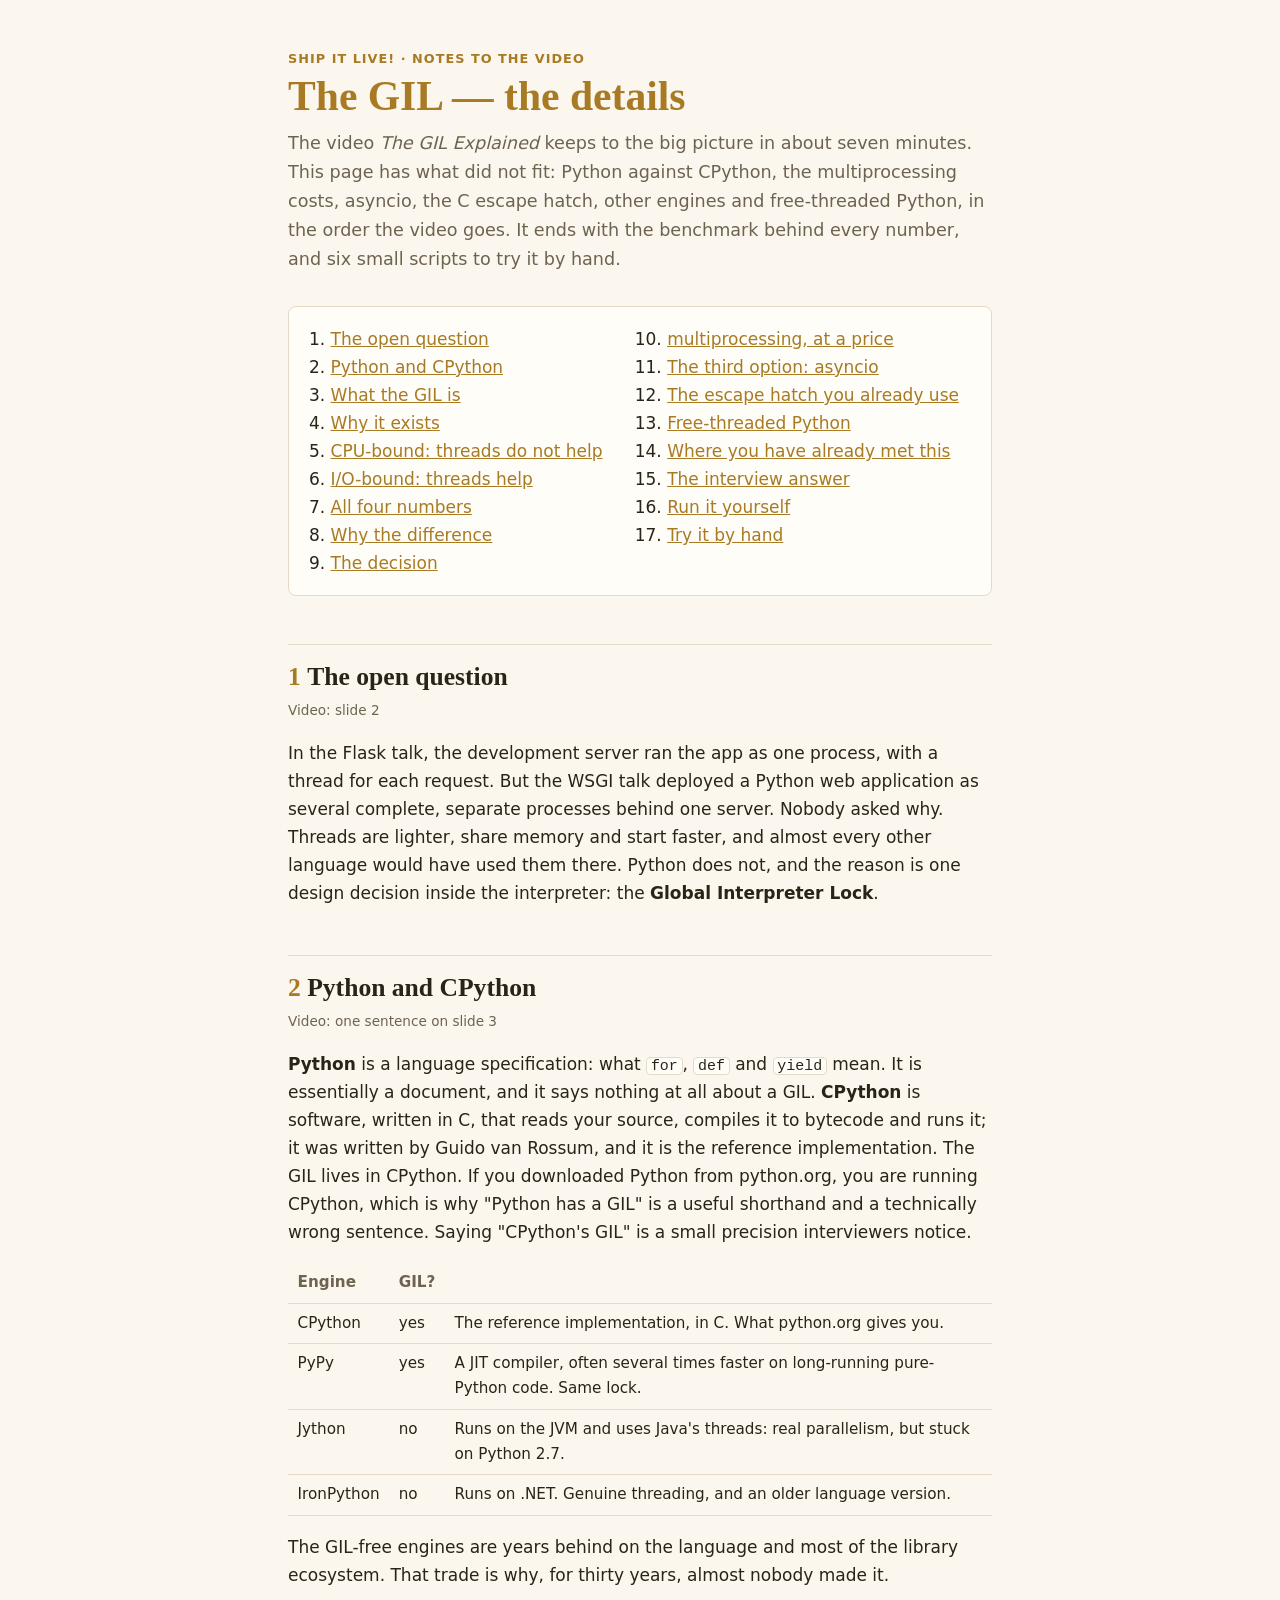
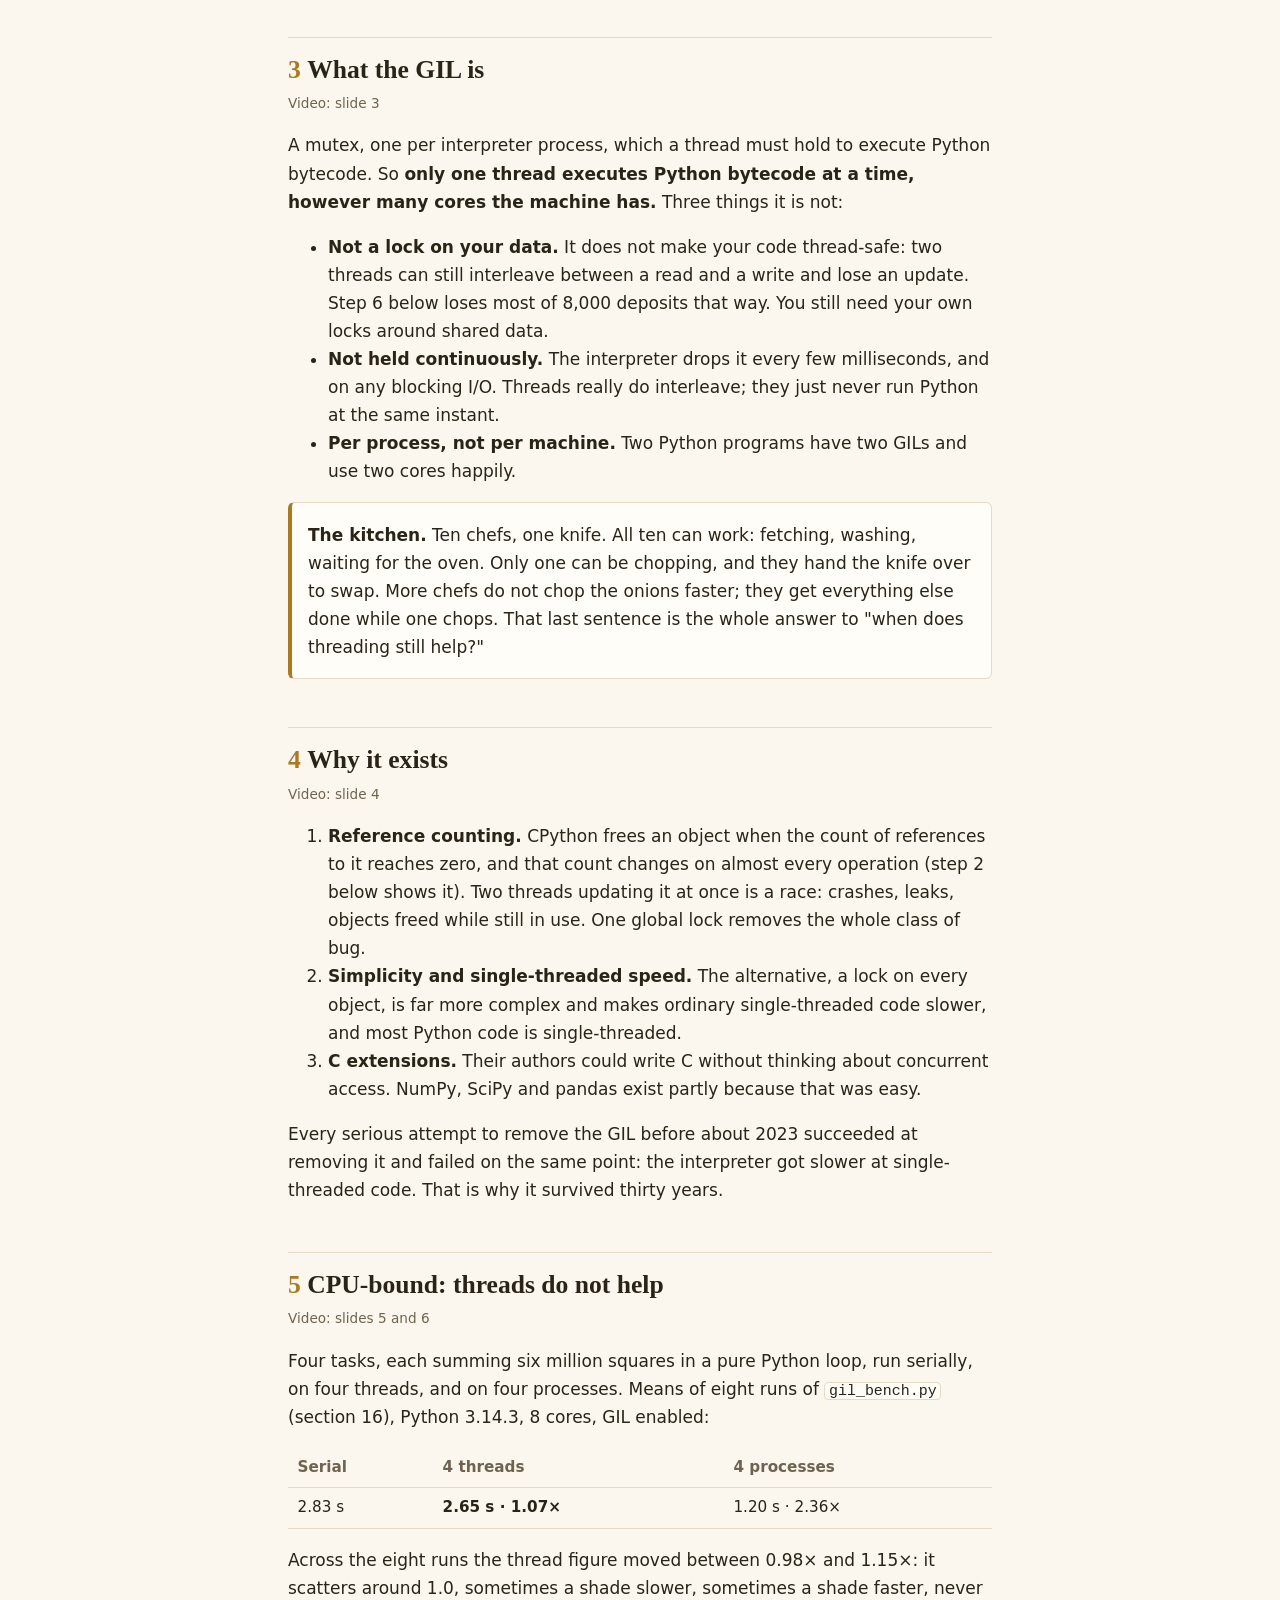
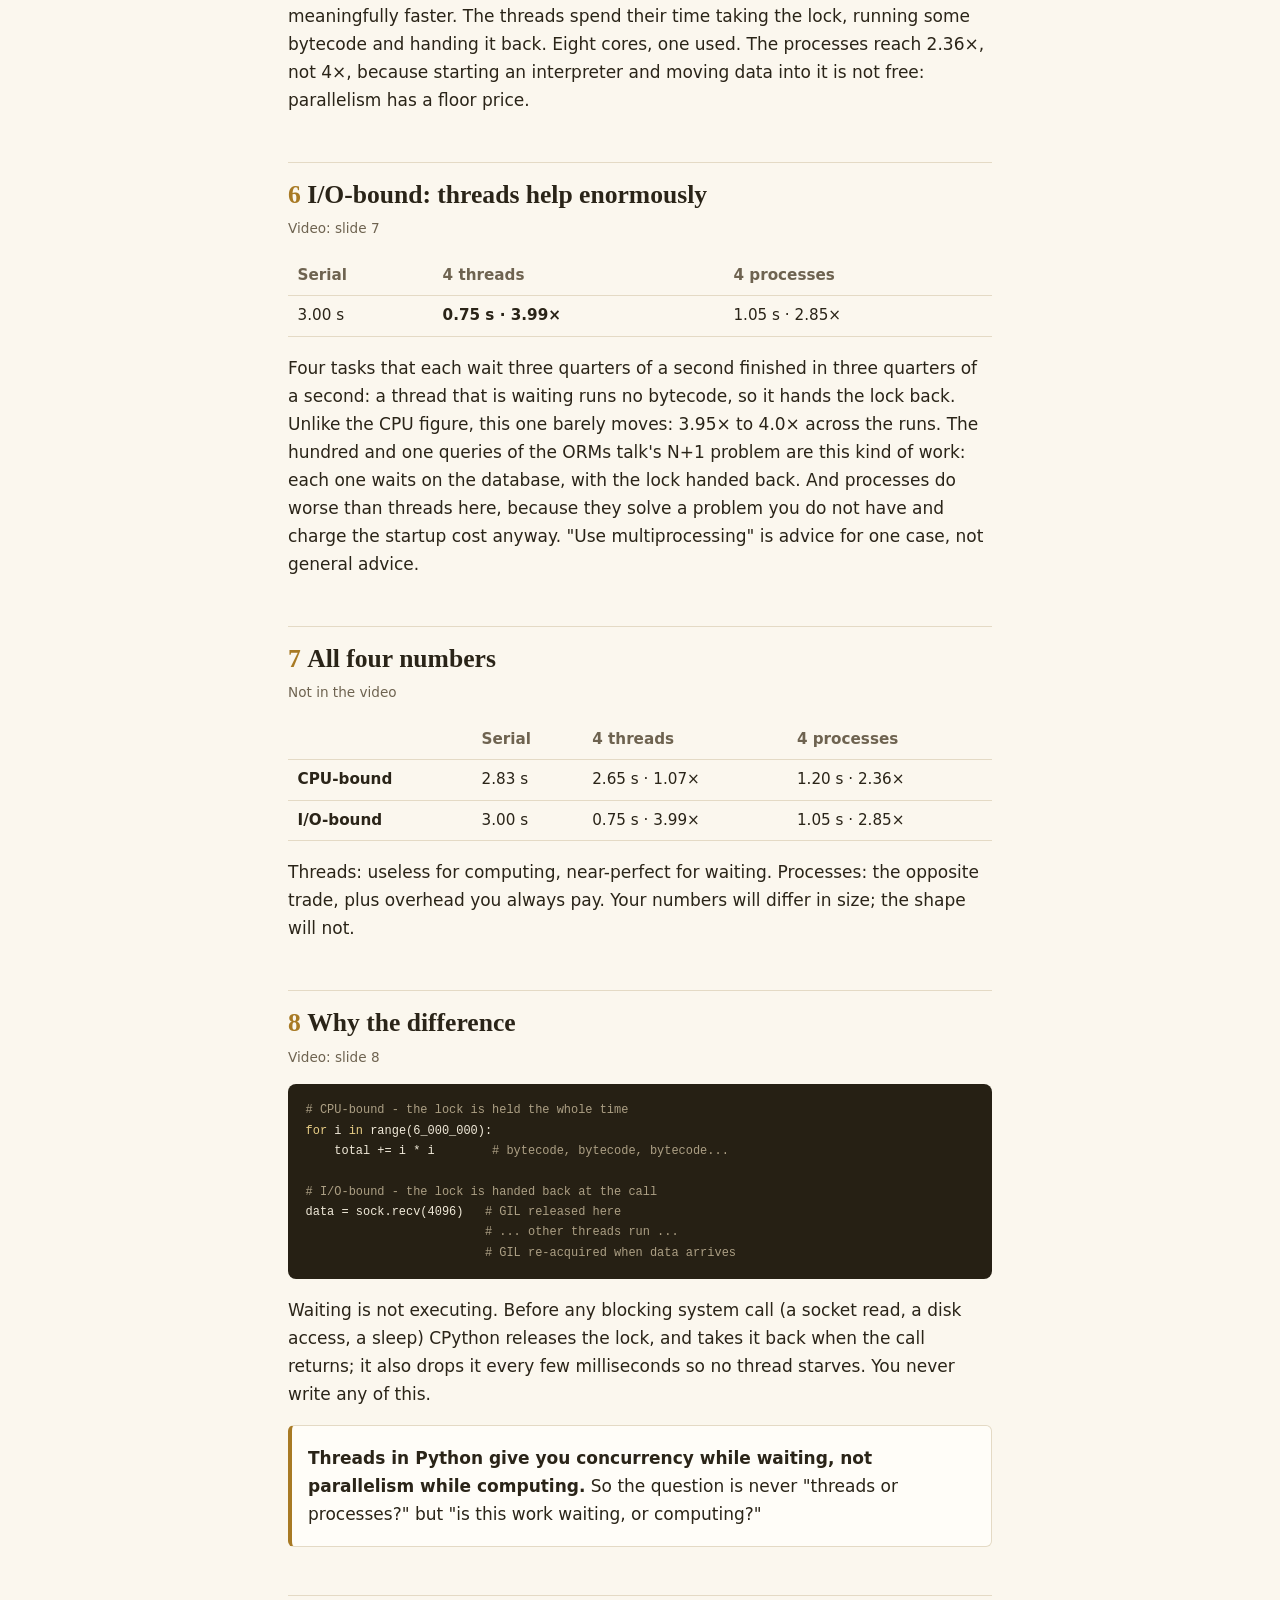
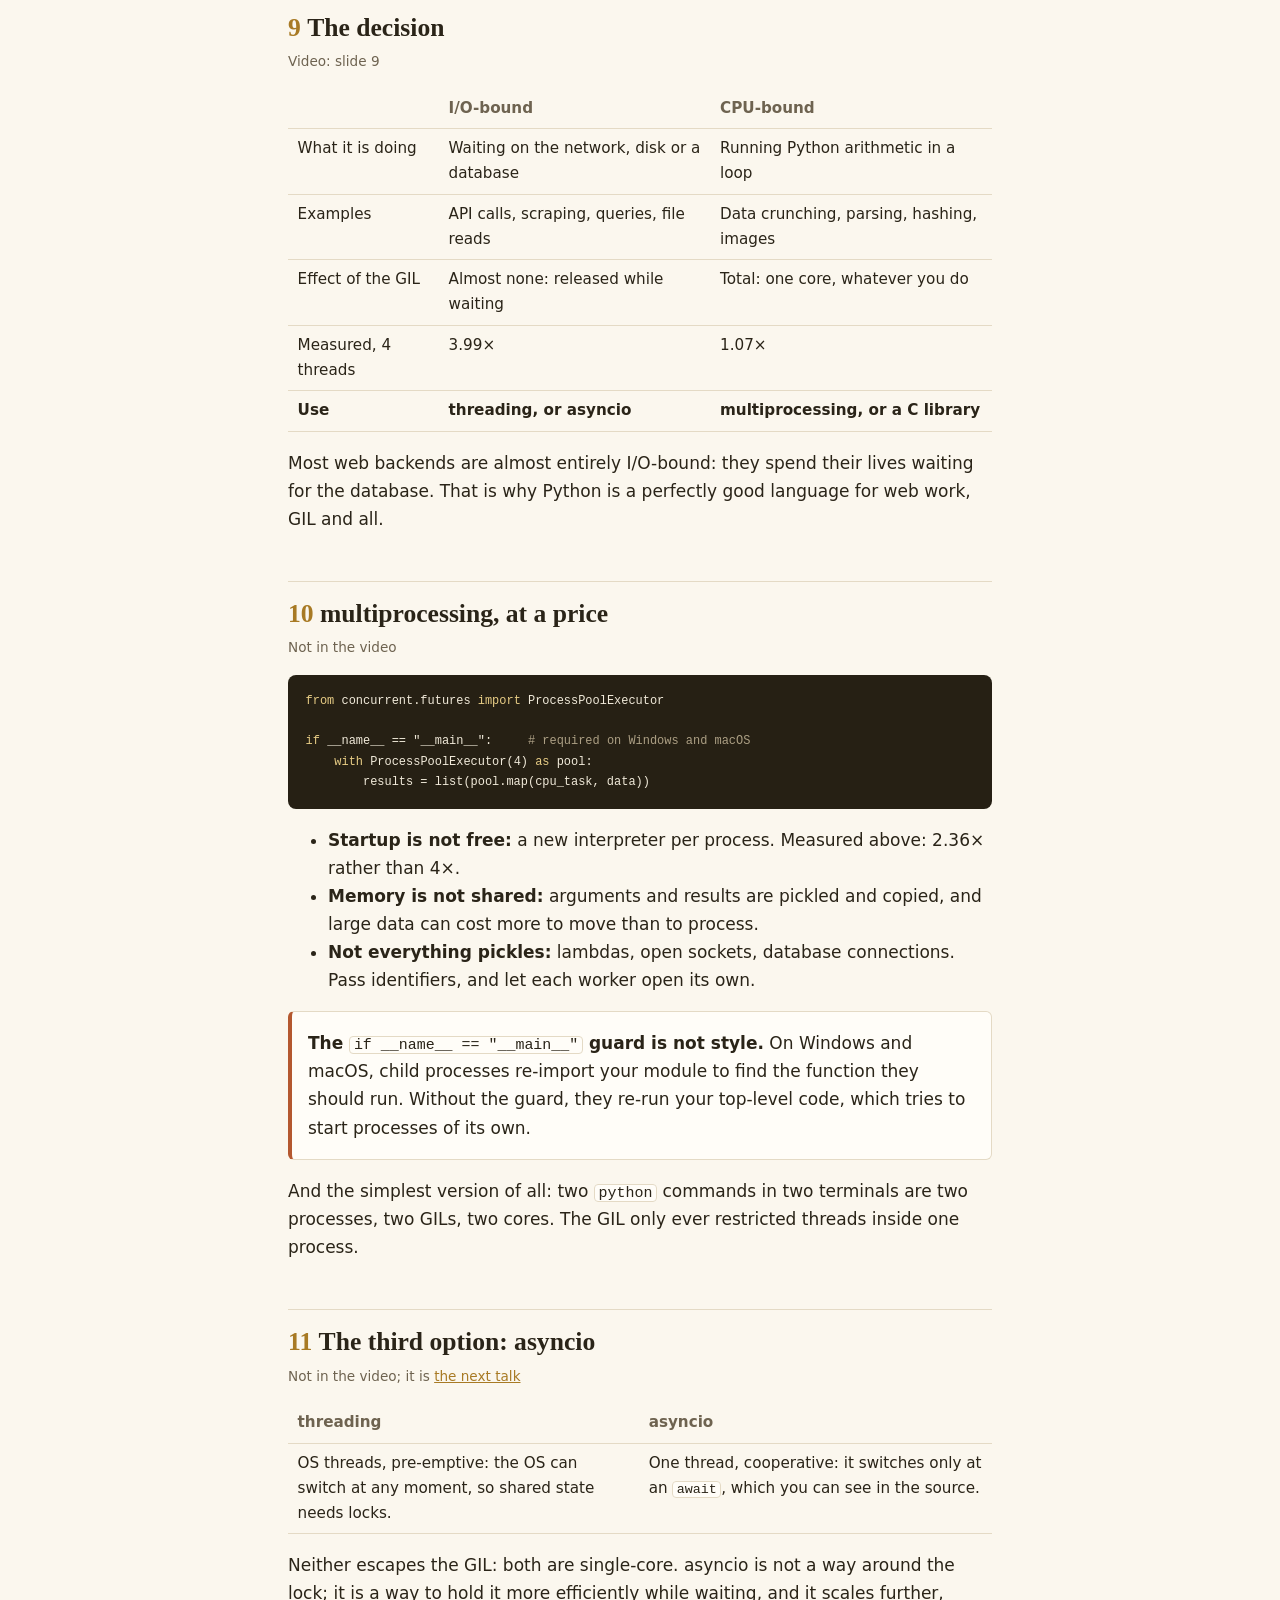
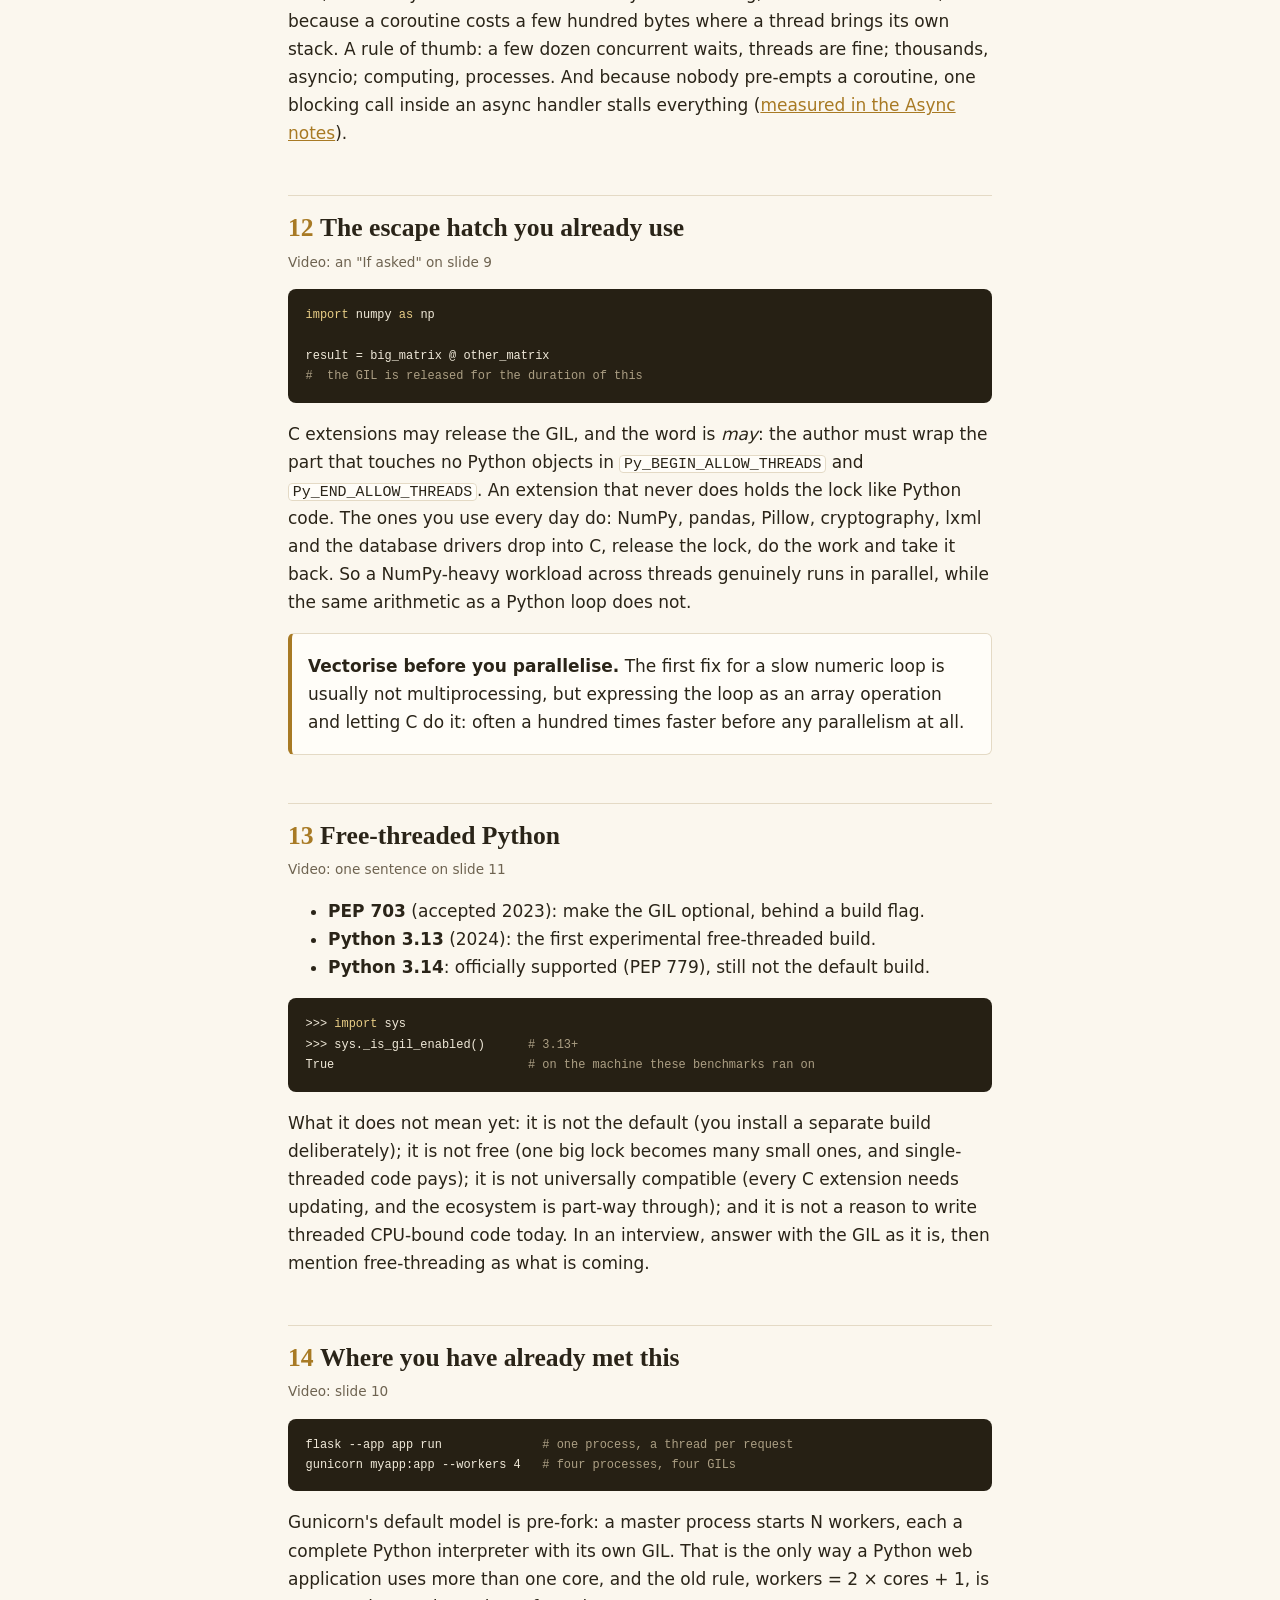
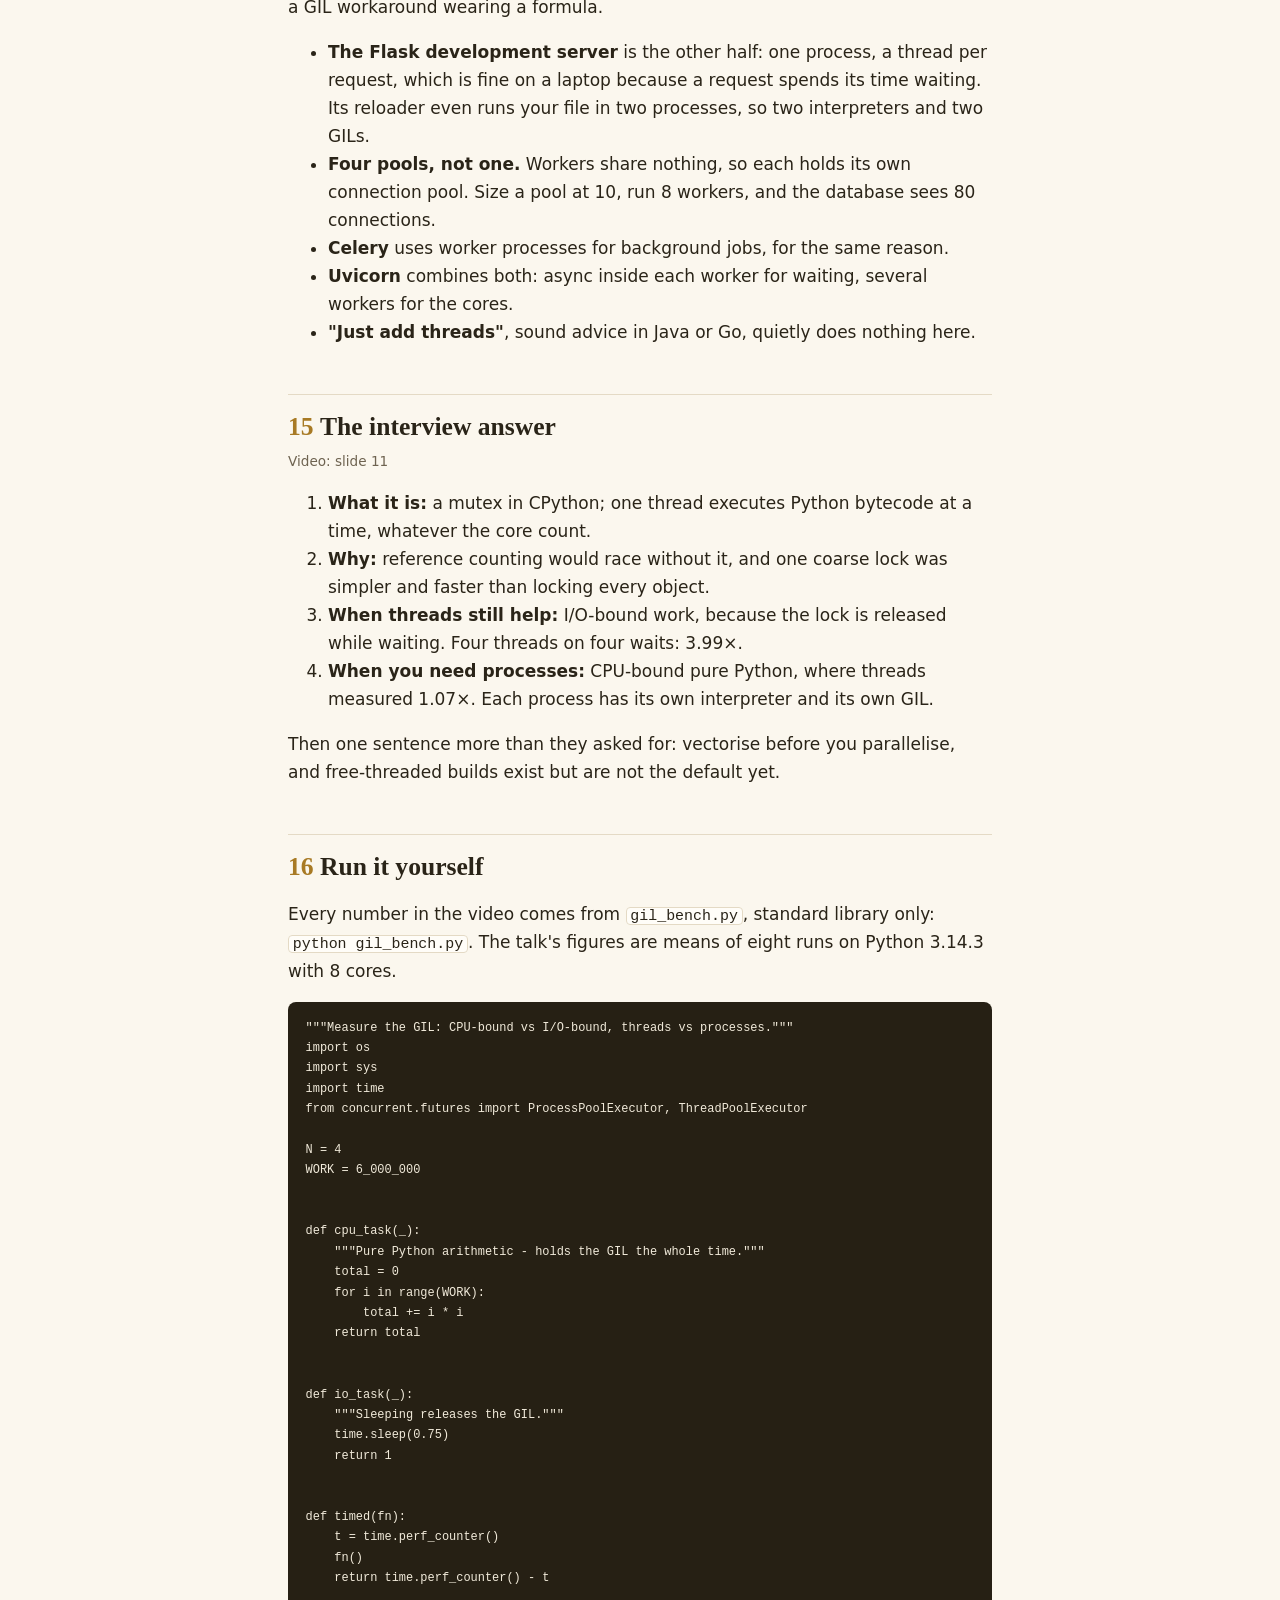
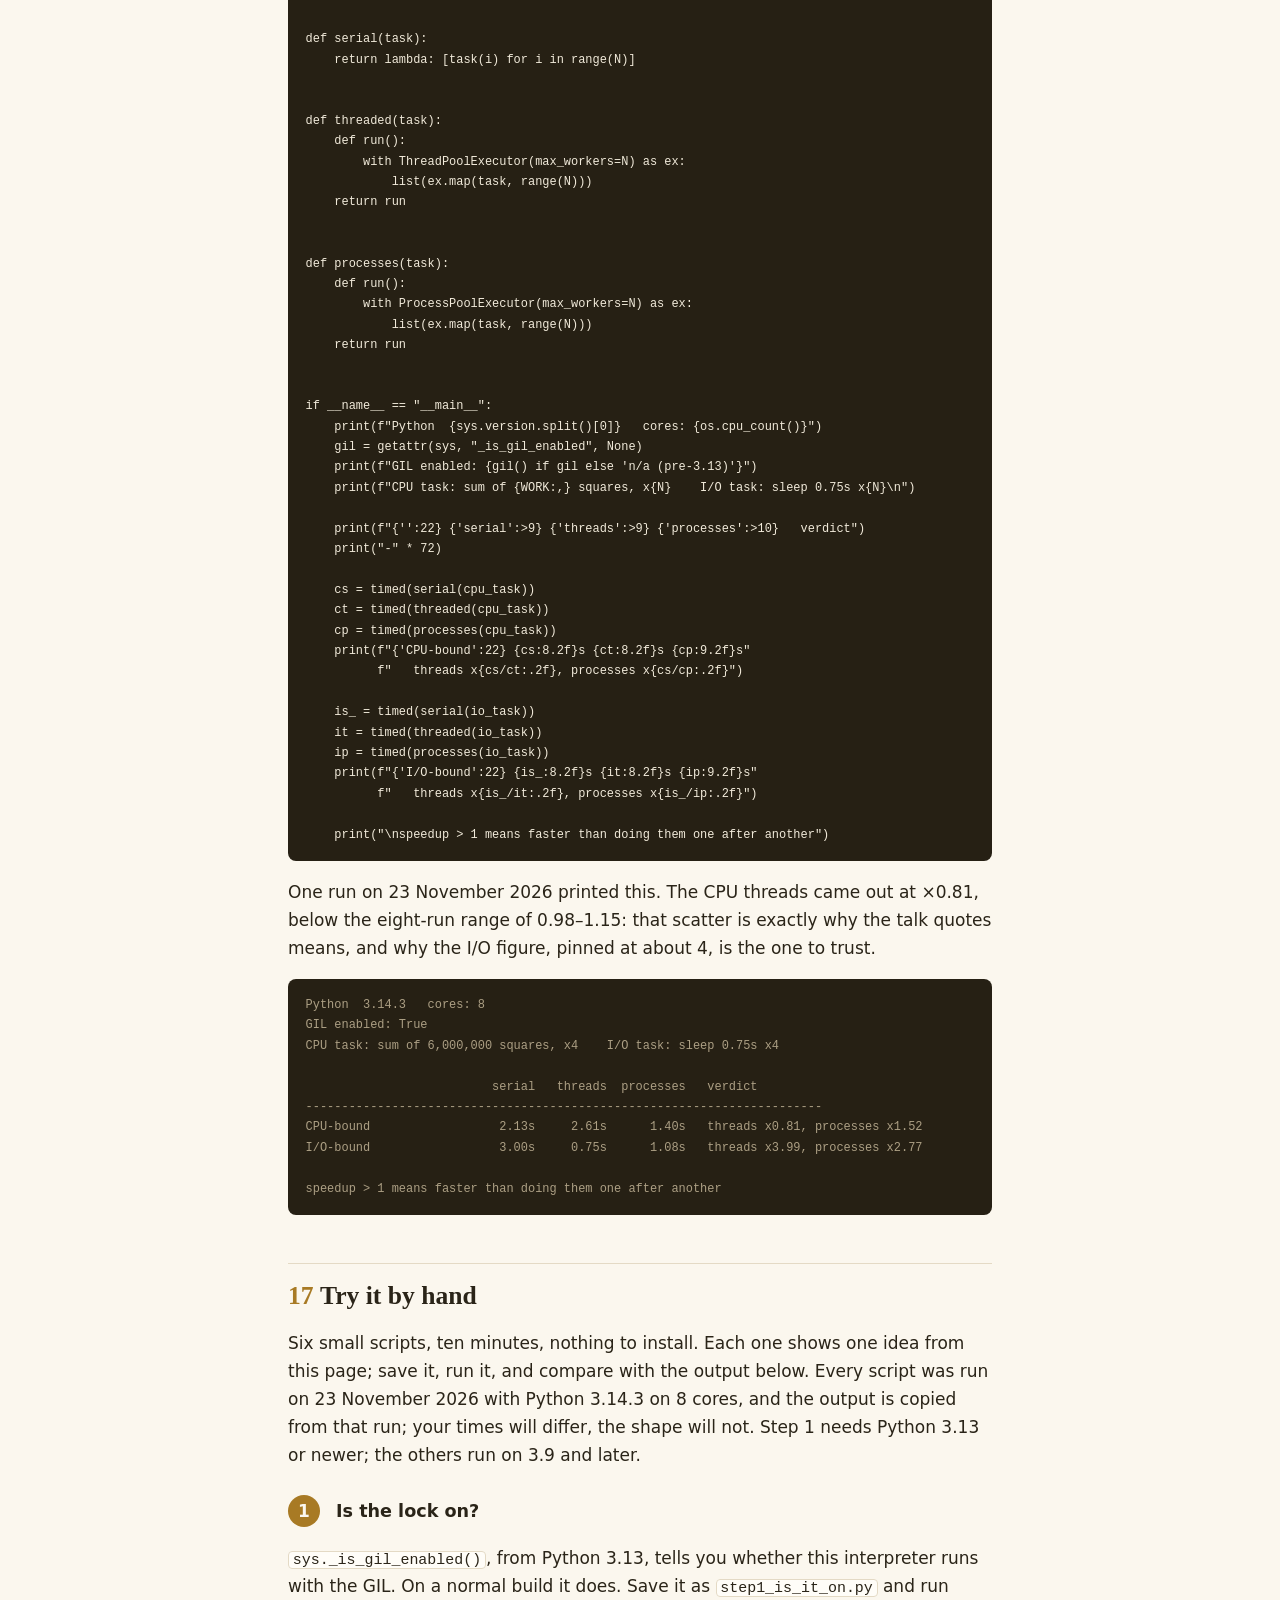
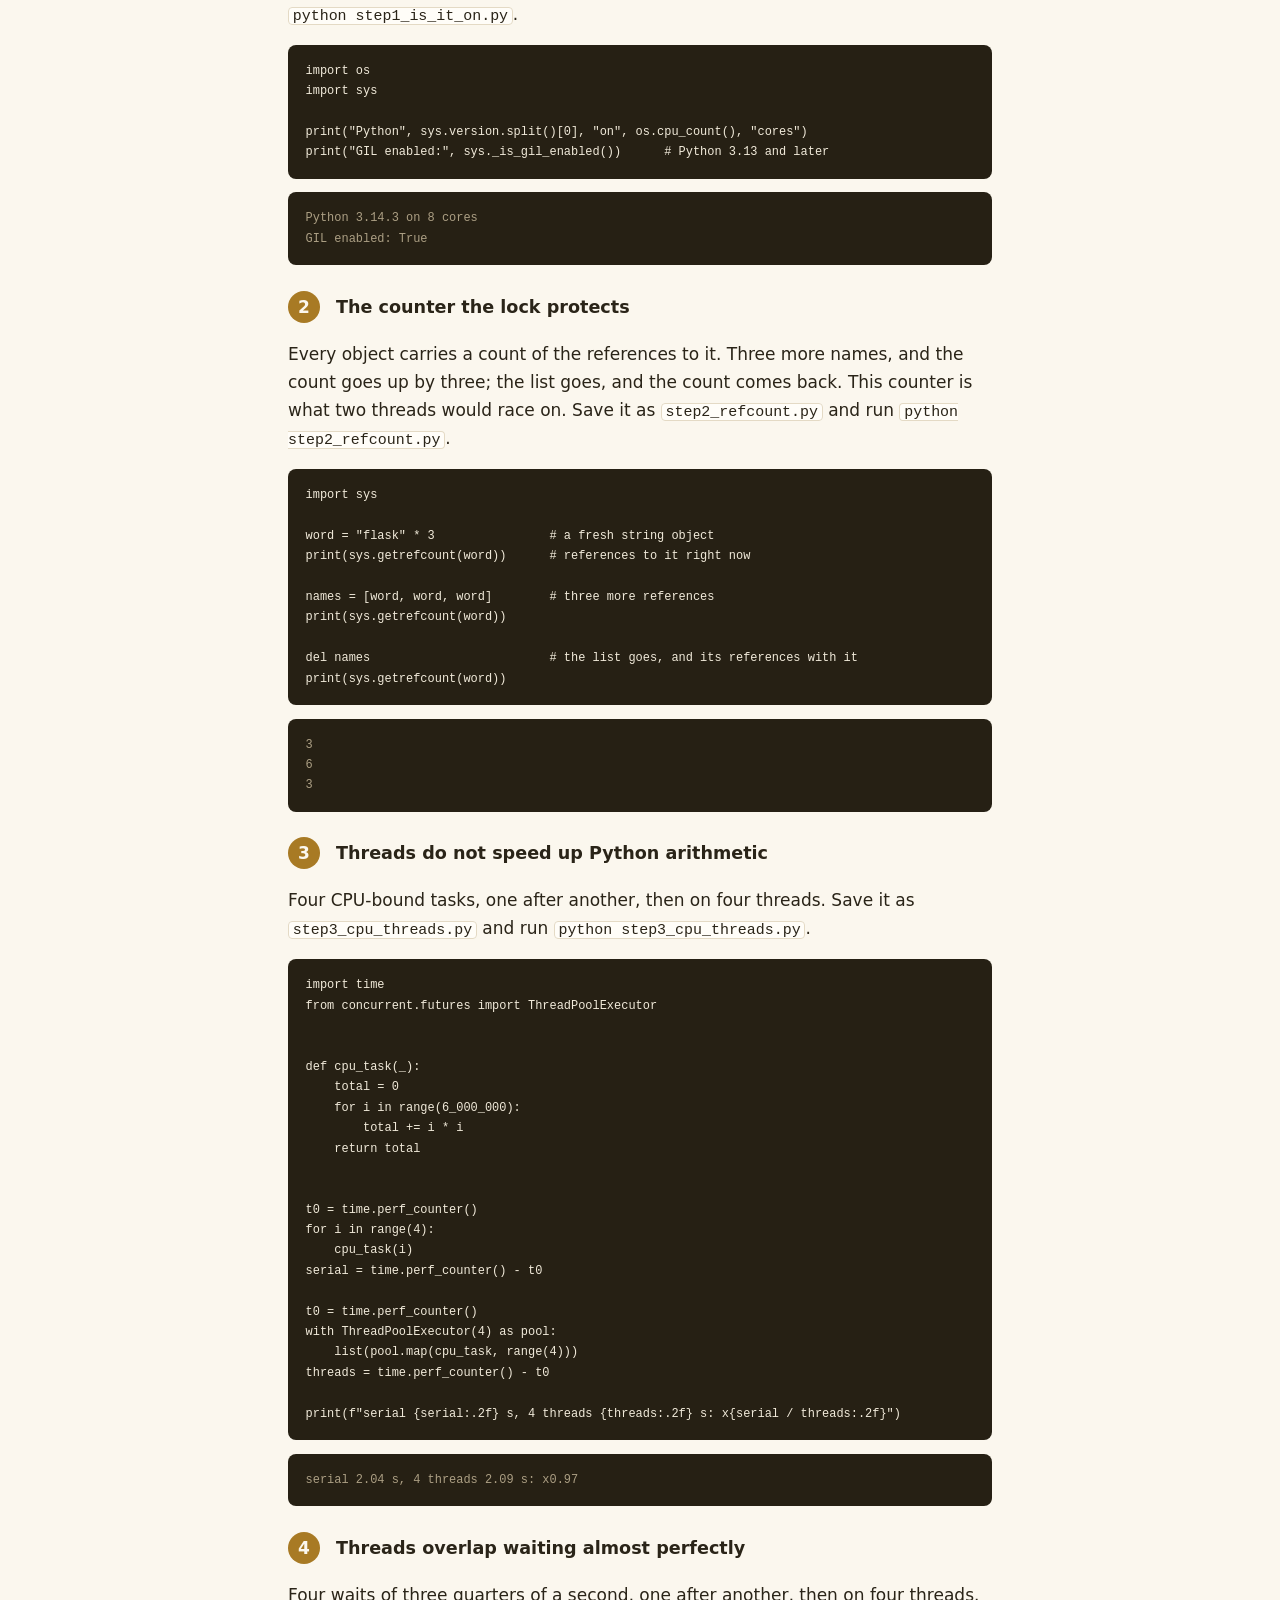
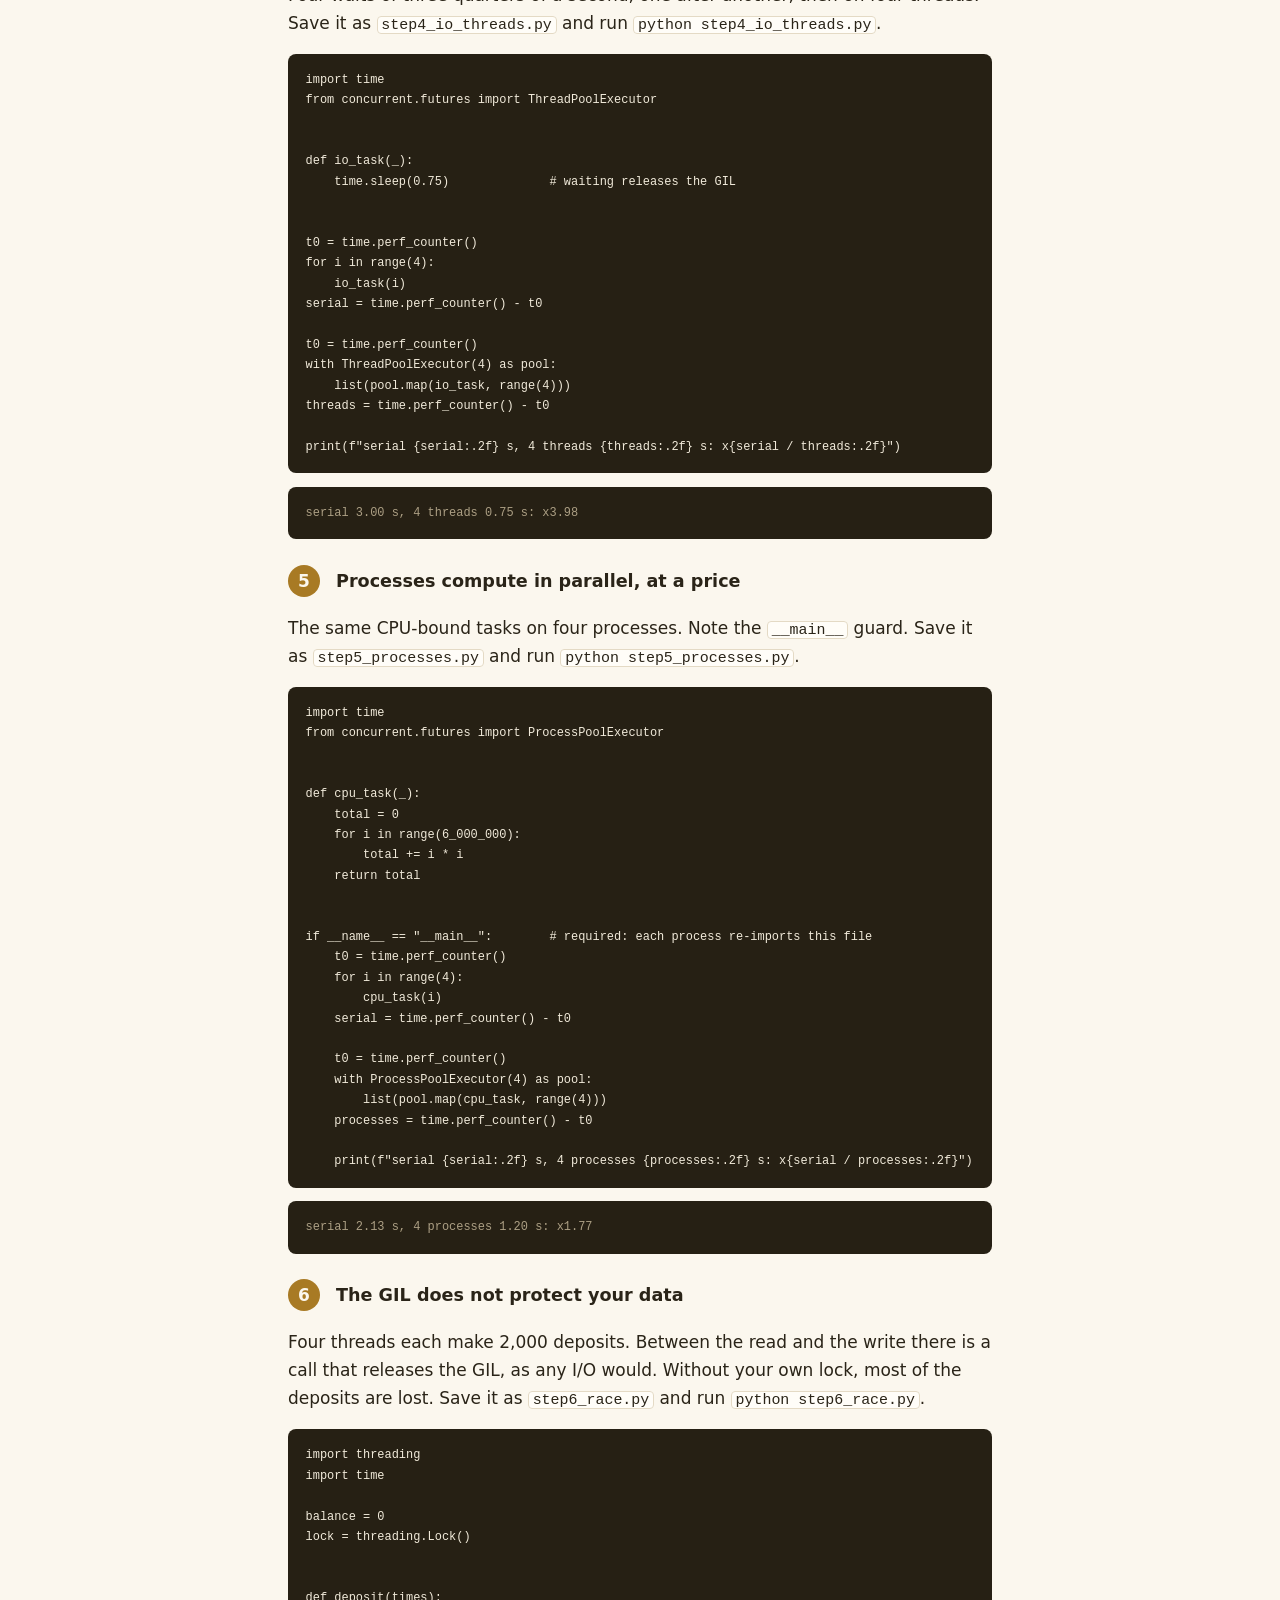
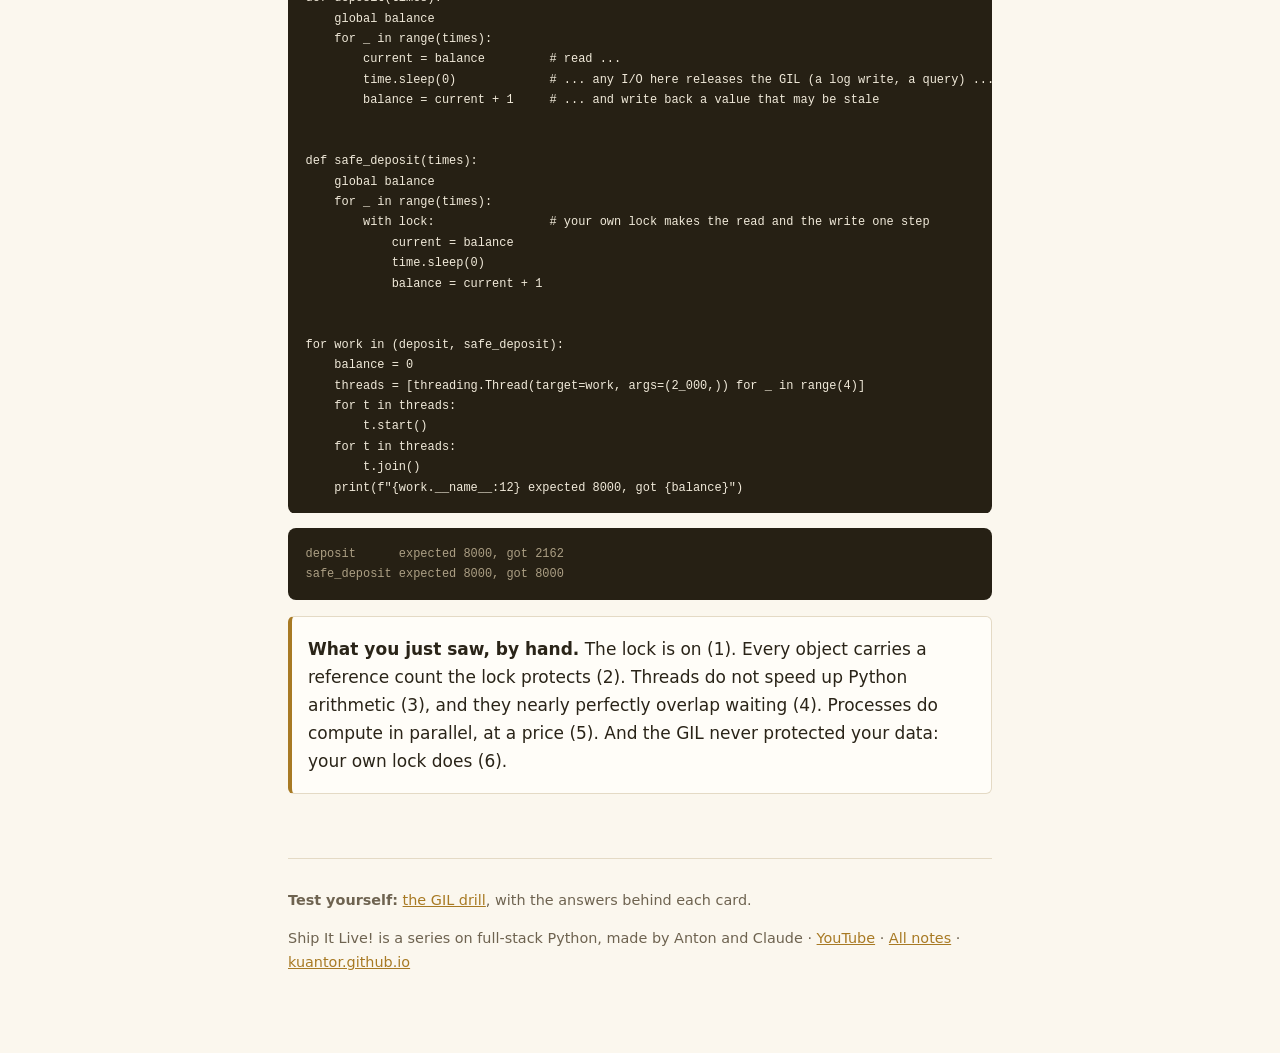
<file: notes/gil.html>
<!doctype html>
<html lang="en">
<head>
  <meta charset="utf-8">
  <meta name="viewport" content="width=device-width, initial-scale=1">
  <title>The GIL — the details | Ship It Live!</title>
  <meta name="description" content="Notes to the video The GIL Explained: Python and CPython, the measurements, multiprocessing, C extensions and free-threaded Python.">
  <meta property="og:title" content="The GIL — the details">
  <meta property="og:description" content="Notes to the video The GIL Explained: four threads on eight cores, 1.07x; why waiting is different; and six scripts to try.">
  <meta property="og:image" content="https://kuantor.github.io/preview.jpg">
  <meta property="og:url" content="https://kuantor.github.io/notes/gil.html">
  <meta property="og:type" content="article">
  <style>
    :root {
      --bg: #FBF7EE; --paper: #FFFDF8; --ink: #2A2418; --muted: #6E6350; --rule: #E4DAC5;
      --gold: #A87A24; --terra: #B4582F; --teal: #3F7F76;
      --code-bg: #262014; --code-ink: #F1EADA; --code-dim: #AC9F84; --code-gold: #E8CD86;
    }
    @media (prefers-color-scheme: dark) {
      :root {
        --bg: #1A150E; --paper: #241D13; --ink: #F1EADA; --muted: #AC9F84; --rule: #4A3D22;
        --gold: #C8A24B; --terra: #D0845A; --teal: #6FB0A6;
        --code-bg: #120E09; --code-ink: #F1EADA; --code-dim: #AC9F84; --code-gold: #E8CD86;
      }
    }
    * { box-sizing: border-box; }
    body { margin: 0; background: var(--bg); color: var(--ink);
           font: 17px/1.65 "Segoe UI", system-ui, -apple-system, sans-serif; }
    main { max-width: 46rem; margin: 0 auto; padding: 3rem 1rem 4rem; }
    header .kicker { color: var(--gold); font-weight: 600; letter-spacing: .08em; text-transform: uppercase; font-size: .8rem; margin: 0; }
    h1 { font: 700 2.6rem/1.1 Cambria, Georgia, serif; margin: .3rem 0 .6rem; color: var(--gold); }
    .lede { color: var(--muted); font-size: 1.1rem; margin: 0 0 2rem; }
    h2 { font: 700 1.6rem/1.25 Cambria, Georgia, serif; margin: 3rem 0 .4rem; color: var(--ink);
         padding-top: 1rem; border-top: 1px solid var(--rule); }
    h2 .n { color: var(--gold); margin-right: .4rem; }
    h3 { font-size: 1.05rem; margin: 1.6rem 0 .3rem; color: var(--gold); }
    .video { color: var(--muted); font-size: .85rem; margin: 0 0 1rem; }
    a { color: var(--gold); }
    code { font: .88em/1.4 Consolas, "Cascadia Mono", monospace; background: var(--paper);
           border: 1px solid var(--rule); border-radius: 4px; padding: 0 .25em; }
    pre { background: var(--code-bg); color: var(--code-ink); border-radius: 8px; padding: 1rem 1.1rem;
          overflow-x: auto; font: .85rem/1.5 Consolas, "Cascadia Mono", monospace; }
    pre code { background: none; border: none; padding: 0; color: inherit; }
    pre .c { color: var(--code-dim); } pre .k { color: var(--code-gold); }
    table { border-collapse: collapse; width: 100%; margin: 1rem 0; font-size: .95rem; }
    th, td { text-align: left; padding: .45rem .6rem; border-bottom: 1px solid var(--rule); vertical-align: top; }
    th { color: var(--muted); font-weight: 600; }
    td.num { font-variant-numeric: tabular-nums; white-space: nowrap; }
    .card { background: var(--paper); border: 1px solid var(--rule); border-left: 4px solid var(--gold);
            border-radius: 6px; padding: .8rem 1rem; margin: 1rem 0; }
    .card.warn { border-left-color: var(--terra); }
    .card p { margin: .3rem 0; }
    .big { font: 700 3rem/1 Cambria, Georgia, serif; color: var(--terra); }
    nav.toc { background: var(--paper); border: 1px solid var(--rule); border-radius: 8px; padding: .8rem 1.2rem; }
    nav.toc ol { margin: .3rem 0; padding-left: 1.4rem; columns: 2; column-gap: 2rem; }
    nav.toc li { break-inside: avoid; }
    footer { margin-top: 4rem; padding-top: 1rem; border-top: 1px solid var(--rule); color: var(--muted); font-size: .9rem; }
    .step { display: grid; grid-template-columns: 2.2rem 1fr; gap: .2rem .8rem; margin: 1.6rem 0 .4rem; align-items: baseline; }
    .step .num { background: var(--gold); color: var(--bg); border-radius: 50%; width: 2rem; height: 2rem;
                 display: inline-flex; align-items: center; justify-content: center; font-weight: 700; }
    .step h3 { margin: 0; color: var(--ink); font-size: 1.1rem; }
    .os { color: var(--muted); font-size: .85rem; margin: .6rem 0 -.6rem; }
    pre .out { color: var(--code-dim); }
    @media (max-width: 560px) { nav.toc ol { columns: 1; } h1 { font-size: 2rem; } td.num { white-space: normal; } }
  </style>
</head>
<body>
<main>
<header>
  <p class="kicker">Ship It Live! · notes to the video</p>
  <h1>The GIL — the details</h1>
  <p class="lede">The video <i>The GIL Explained</i> keeps to the big picture in about seven minutes. This page has what did not fit: Python against CPython, the multiprocessing costs, asyncio, the C escape hatch, other engines and free-threaded Python, in the order the video goes. It ends with the benchmark behind every number, and six small scripts to try it by hand.</p>
</header>

<nav class="toc" aria-label="Contents">
  <ol>
    <li><a href="#question">The open question</a></li>
    <li><a href="#cpython">Python and CPython</a></li>
    <li><a href="#what">What the GIL is</a></li>
    <li><a href="#why">Why it exists</a></li>
    <li><a href="#cpu">CPU-bound: threads do not help</a></li>
    <li><a href="#io">I/O-bound: threads help</a></li>
    <li><a href="#four">All four numbers</a></li>
    <li><a href="#difference">Why the difference</a></li>
    <li><a href="#decision">The decision</a></li>
    <li><a href="#processes">multiprocessing, at a price</a></li>
    <li><a href="#asyncio">The third option: asyncio</a></li>
    <li><a href="#c-ext">The escape hatch you already use</a></li>
    <li><a href="#free">Free-threaded Python</a></li>
    <li><a href="#met">Where you have already met this</a></li>
    <li><a href="#interview">The interview answer</a></li>
    <li><a href="#bench">Run it yourself</a></li>
    <li><a href="#try-it">Try it by hand</a></li>
  </ol>
</nav>

<h2 id="question"><span class="n">1</span>The open question</h2>
<p class="video">Video: slide 2</p>
<p>In the Flask talk, the development server ran the app as one process, with a thread for each request. But the WSGI talk deployed a Python web application as several complete, separate processes behind one server. Nobody asked why. Threads are lighter, share memory and start faster, and almost every other language would have used them there. Python does not, and the reason is one design decision inside the interpreter: the <b>Global Interpreter Lock</b>.</p>

<h2 id="cpython"><span class="n">2</span>Python and CPython</h2>
<p class="video">Video: one sentence on slide 3</p>
<p><b>Python</b> is a language specification: what <code>for</code>, <code>def</code> and <code>yield</code> mean. It is essentially a document, and it says nothing at all about a GIL. <b>CPython</b> is software, written in C, that reads your source, compiles it to bytecode and runs it; it was written by Guido van Rossum, and it is the reference implementation. The GIL lives in CPython. If you downloaded Python from python.org, you are running CPython, which is why "Python has a GIL" is a useful shorthand and a technically wrong sentence. Saying "CPython's GIL" is a small precision interviewers notice.</p>
<table>
  <tr><th>Engine</th><th>GIL?</th><th></th></tr>
  <tr><td>CPython</td><td>yes</td><td>The reference implementation, in C. What python.org gives you.</td></tr>
  <tr><td>PyPy</td><td>yes</td><td>A JIT compiler, often several times faster on long-running pure-Python code. Same lock.</td></tr>
  <tr><td>Jython</td><td>no</td><td>Runs on the JVM and uses Java's threads: real parallelism, but stuck on Python 2.7.</td></tr>
  <tr><td>IronPython</td><td>no</td><td>Runs on .NET. Genuine threading, and an older language version.</td></tr>
</table>
<p>The GIL-free engines are years behind on the language and most of the library ecosystem. That trade is why, for thirty years, almost nobody made it.</p>

<h2 id="what"><span class="n">3</span>What the GIL is</h2>
<p class="video">Video: slide 3</p>
<p>A mutex, one per interpreter process, which a thread must hold to execute Python bytecode. So <b>only one thread executes Python bytecode at a time, however many cores the machine has.</b> Three things it is not:</p>
<ul>
  <li><b>Not a lock on your data.</b> It does not make your code thread-safe: two threads can still interleave between a read and a write and lose an update. Step 6 below loses most of 8,000 deposits that way. You still need your own locks around shared data.</li>
  <li><b>Not held continuously.</b> The interpreter drops it every few milliseconds, and on any blocking I/O. Threads really do interleave; they just never run Python at the same instant.</li>
  <li><b>Per process, not per machine.</b> Two Python programs have two GILs and use two cores happily.</li>
</ul>
<div class="card"><p><b>The kitchen.</b> Ten chefs, one knife. All ten can work: fetching, washing, waiting for the oven. Only one can be chopping, and they hand the knife over to swap. More chefs do not chop the onions faster; they get everything else done while one chops. That last sentence is the whole answer to "when does threading still help?"</p></div>

<h2 id="why"><span class="n">4</span>Why it exists</h2>
<p class="video">Video: slide 4</p>
<ol>
  <li><b>Reference counting.</b> CPython frees an object when the count of references to it reaches zero, and that count changes on almost every operation (step 2 below shows it). Two threads updating it at once is a race: crashes, leaks, objects freed while still in use. One global lock removes the whole class of bug.</li>
  <li><b>Simplicity and single-threaded speed.</b> The alternative, a lock on every object, is far more complex and makes ordinary single-threaded code slower, and most Python code is single-threaded.</li>
  <li><b>C extensions.</b> Their authors could write C without thinking about concurrent access. NumPy, SciPy and pandas exist partly because that was easy.</li>
</ol>
<p>Every serious attempt to remove the GIL before about 2023 succeeded at removing it and failed on the same point: the interpreter got slower at single-threaded code. That is why it survived thirty years.</p>

<h2 id="cpu"><span class="n">5</span>CPU-bound: threads do not help</h2>
<p class="video">Video: slides 5 and 6</p>
<p>Four tasks, each summing six million squares in a pure Python loop, run serially, on four threads, and on four processes. Means of eight runs of <code>gil_bench.py</code> (section 16), Python 3.14.3, 8 cores, GIL enabled:</p>
<table>
  <tr><th>Serial</th><th>4 threads</th><th>4 processes</th></tr>
  <tr><td class="num">2.83 s</td><td class="num"><b>2.65 s · 1.07×</b></td><td class="num">1.20 s · 2.36×</td></tr>
</table>
<p>Across the eight runs the thread figure moved between 0.98× and 1.15×: it scatters around 1.0, sometimes a shade slower, sometimes a shade faster, never meaningfully faster. The threads spend their time taking the lock, running some bytecode and handing it back. Eight cores, one used. The processes reach 2.36×, not 4×, because starting an interpreter and moving data into it is not free: parallelism has a floor price.</p>

<h2 id="io"><span class="n">6</span>I/O-bound: threads help enormously</h2>
<p class="video">Video: slide 7</p>
<table>
  <tr><th>Serial</th><th>4 threads</th><th>4 processes</th></tr>
  <tr><td class="num">3.00 s</td><td class="num"><b>0.75 s · 3.99×</b></td><td class="num">1.05 s · 2.85×</td></tr>
</table>
<p>Four tasks that each wait three quarters of a second finished in three quarters of a second: a thread that is waiting runs no bytecode, so it hands the lock back. Unlike the CPU figure, this one barely moves: 3.95× to 4.0× across the runs. The hundred and one queries of the ORMs talk's N+1 problem are this kind of work: each one waits on the database, with the lock handed back. And processes do worse than threads here, because they solve a problem you do not have and charge the startup cost anyway. "Use multiprocessing" is advice for one case, not general advice.</p>

<h2 id="four"><span class="n">7</span>All four numbers</h2>
<p class="video">Not in the video</p>
<table>
  <tr><th></th><th>Serial</th><th>4 threads</th><th>4 processes</th></tr>
  <tr><td><b>CPU-bound</b></td><td class="num">2.83 s</td><td class="num">2.65 s · 1.07×</td><td class="num">1.20 s · 2.36×</td></tr>
  <tr><td><b>I/O-bound</b></td><td class="num">3.00 s</td><td class="num">0.75 s · 3.99×</td><td class="num">1.05 s · 2.85×</td></tr>
</table>
<p>Threads: useless for computing, near-perfect for waiting. Processes: the opposite trade, plus overhead you always pay. Your numbers will differ in size; the shape will not.</p>

<h2 id="difference"><span class="n">8</span>Why the difference</h2>
<p class="video">Video: slide 8</p>
<pre><code><span class="c"># CPU-bound - the lock is held the whole time</span>
<span class="k">for</span> i <span class="k">in</span> range(6_000_000):
    total += i * i        <span class="c"># bytecode, bytecode, bytecode...</span>

<span class="c"># I/O-bound - the lock is handed back at the call</span>
data = sock.recv(4096)   <span class="c"># GIL released here</span>
                         <span class="c"># ... other threads run ...</span>
                         <span class="c"># GIL re-acquired when data arrives</span></code></pre>
<p>Waiting is not executing. Before any blocking system call (a socket read, a disk access, a sleep) CPython releases the lock, and takes it back when the call returns; it also drops it every few milliseconds so no thread starves. You never write any of this.</p>
<div class="card"><p><b>Threads in Python give you concurrency while waiting, not parallelism while computing.</b> So the question is never "threads or processes?" but "is this work waiting, or computing?"</p></div>

<h2 id="decision"><span class="n">9</span>The decision</h2>
<p class="video">Video: slide 9</p>
<table>
  <tr><th></th><th>I/O-bound</th><th>CPU-bound</th></tr>
  <tr><td>What it is doing</td><td>Waiting on the network, disk or a database</td><td>Running Python arithmetic in a loop</td></tr>
  <tr><td>Examples</td><td>API calls, scraping, queries, file reads</td><td>Data crunching, parsing, hashing, images</td></tr>
  <tr><td>Effect of the GIL</td><td>Almost none: released while waiting</td><td>Total: one core, whatever you do</td></tr>
  <tr><td>Measured, 4 threads</td><td class="num">3.99×</td><td class="num">1.07×</td></tr>
  <tr><td><b>Use</b></td><td><b>threading, or asyncio</b></td><td><b>multiprocessing, or a C library</b></td></tr>
</table>
<p>Most web backends are almost entirely I/O-bound: they spend their lives waiting for the database. That is why Python is a perfectly good language for web work, GIL and all.</p>

<h2 id="processes"><span class="n">10</span>multiprocessing, at a price</h2>
<p class="video">Not in the video</p>
<pre><code><span class="k">from</span> concurrent.futures <span class="k">import</span> ProcessPoolExecutor

<span class="k">if</span> __name__ == "__main__":     <span class="c"># required on Windows and macOS</span>
    <span class="k">with</span> ProcessPoolExecutor(4) <span class="k">as</span> pool:
        results = list(pool.map(cpu_task, data))</code></pre>
<ul>
  <li><b>Startup is not free:</b> a new interpreter per process. Measured above: 2.36× rather than 4×.</li>
  <li><b>Memory is not shared:</b> arguments and results are pickled and copied, and large data can cost more to move than to process.</li>
  <li><b>Not everything pickles:</b> lambdas, open sockets, database connections. Pass identifiers, and let each worker open its own.</li>
</ul>
<div class="card warn"><p><b>The <code>if __name__ == "__main__"</code> guard is not style.</b> On Windows and macOS, child processes re-import your module to find the function they should run. Without the guard, they re-run your top-level code, which tries to start processes of its own.</p></div>
<p>And the simplest version of all: two <code>python</code> commands in two terminals are two processes, two GILs, two cores. The GIL only ever restricted threads inside one process.</p>

<h2 id="asyncio"><span class="n">11</span>The third option: asyncio</h2>
<p class="video">Not in the video; it is <a href="async.html">the next talk</a></p>
<table>
  <tr><th>threading</th><th>asyncio</th></tr>
  <tr><td>OS threads, pre-emptive: the OS can switch at any moment, so shared state needs locks.</td><td>One thread, cooperative: it switches only at an <code>await</code>, which you can see in the source.</td></tr>
</table>
<p>Neither escapes the GIL: both are single-core. asyncio is not a way around the lock; it is a way to hold it more efficiently while waiting, and it scales further, because a coroutine costs a few hundred bytes where a thread brings its own stack. A rule of thumb: a few dozen concurrent waits, threads are fine; thousands, asyncio; computing, processes. And because nobody pre-empts a coroutine, one blocking call inside an async handler stalls everything (<a href="async.html#blocking">measured in the Async notes</a>).</p>

<h2 id="c-ext"><span class="n">12</span>The escape hatch you already use</h2>
<p class="video">Video: an "If asked" on slide 9</p>
<pre><code><span class="k">import</span> numpy <span class="k">as</span> np

result = big_matrix @ other_matrix
<span class="c">#  the GIL is released for the duration of this</span></code></pre>
<p>C extensions may release the GIL, and the word is <i>may</i>: the author must wrap the part that touches no Python objects in <code>Py_BEGIN_ALLOW_THREADS</code> and <code>Py_END_ALLOW_THREADS</code>. An extension that never does holds the lock like Python code. The ones you use every day do: NumPy, pandas, Pillow, cryptography, lxml and the database drivers drop into C, release the lock, do the work and take it back. So a NumPy-heavy workload across threads genuinely runs in parallel, while the same arithmetic as a Python loop does not.</p>
<div class="card"><p><b>Vectorise before you parallelise.</b> The first fix for a slow numeric loop is usually not multiprocessing, but expressing the loop as an array operation and letting C do it: often a hundred times faster before any parallelism at all.</p></div>

<h2 id="free"><span class="n">13</span>Free-threaded Python</h2>
<p class="video">Video: one sentence on slide 11</p>
<ul>
  <li><b>PEP 703</b> (accepted 2023): make the GIL optional, behind a build flag.</li>
  <li><b>Python 3.13</b> (2024): the first experimental free-threaded build.</li>
  <li><b>Python 3.14</b>: officially supported (PEP 779), still not the default build.</li>
</ul>
<pre><code>&gt;&gt;&gt; <span class="k">import</span> sys
&gt;&gt;&gt; sys._is_gil_enabled()      <span class="c"># 3.13+</span>
True                           <span class="c"># on the machine these benchmarks ran on</span></code></pre>
<p>What it does not mean yet: it is not the default (you install a separate build deliberately); it is not free (one big lock becomes many small ones, and single-threaded code pays); it is not universally compatible (every C extension needs updating, and the ecosystem is part-way through); and it is not a reason to write threaded CPU-bound code today. In an interview, answer with the GIL as it is, then mention free-threading as what is coming.</p>

<h2 id="met"><span class="n">14</span>Where you have already met this</h2>
<p class="video">Video: slide 10</p>
<pre><code>flask --app app run              <span class="c"># one process, a thread per request</span>
gunicorn myapp:app --workers 4   <span class="c"># four processes, four GILs</span></code></pre>
<p>Gunicorn's default model is pre-fork: a master process starts N workers, each a complete Python interpreter with its own GIL. That is the only way a Python web application uses more than one core, and the old rule, workers = 2 × cores + 1, is a GIL workaround wearing a formula.</p>
<ul>
  <li><b>The Flask development server</b> is the other half: one process, a thread per request, which is fine on a laptop because a request spends its time waiting. Its reloader even runs your file in two processes, so two interpreters and two GILs.</li>
  <li><b>Four pools, not one.</b> Workers share nothing, so each holds its own connection pool. Size a pool at 10, run 8 workers, and the database sees 80 connections.</li>
  <li><b>Celery</b> uses worker processes for background jobs, for the same reason.</li>
  <li><b>Uvicorn</b> combines both: async inside each worker for waiting, several workers for the cores.</li>
  <li><b>"Just add threads"</b>, sound advice in Java or Go, quietly does nothing here.</li>
</ul>

<h2 id="interview"><span class="n">15</span>The interview answer</h2>
<p class="video">Video: slide 11</p>
<ol>
  <li><b>What it is:</b> a mutex in CPython; one thread executes Python bytecode at a time, whatever the core count.</li>
  <li><b>Why:</b> reference counting would race without it, and one coarse lock was simpler and faster than locking every object.</li>
  <li><b>When threads still help:</b> I/O-bound work, because the lock is released while waiting. Four threads on four waits: 3.99×.</li>
  <li><b>When you need processes:</b> CPU-bound pure Python, where threads measured 1.07×. Each process has its own interpreter and its own GIL.</li>
</ol>
<p>Then one sentence more than they asked for: vectorise before you parallelise, and free-threaded builds exist but are not the default yet.</p>

<h2 id="bench"><span class="n">16</span>Run it yourself</h2>
<p>Every number in the video comes from <code>gil_bench.py</code>, standard library only: <code>python gil_bench.py</code>. The talk's figures are means of eight runs on Python 3.14.3 with 8 cores.</p>
<pre><code>&quot;&quot;&quot;Measure the GIL: CPU-bound vs I/O-bound, threads vs processes.&quot;&quot;&quot;
import os
import sys
import time
from concurrent.futures import ProcessPoolExecutor, ThreadPoolExecutor

N = 4
WORK = 6_000_000


def cpu_task(_):
    &quot;&quot;&quot;Pure Python arithmetic - holds the GIL the whole time.&quot;&quot;&quot;
    total = 0
    for i in range(WORK):
        total += i * i
    return total


def io_task(_):
    &quot;&quot;&quot;Sleeping releases the GIL.&quot;&quot;&quot;
    time.sleep(0.75)
    return 1


def timed(fn):
    t = time.perf_counter()
    fn()
    return time.perf_counter() - t


def serial(task):
    return lambda: [task(i) for i in range(N)]


def threaded(task):
    def run():
        with ThreadPoolExecutor(max_workers=N) as ex:
            list(ex.map(task, range(N)))
    return run


def processes(task):
    def run():
        with ProcessPoolExecutor(max_workers=N) as ex:
            list(ex.map(task, range(N)))
    return run


if __name__ == &quot;__main__&quot;:
    print(f&quot;Python  {sys.version.split()[0]}   cores: {os.cpu_count()}&quot;)
    gil = getattr(sys, &quot;_is_gil_enabled&quot;, None)
    print(f&quot;GIL enabled: {gil() if gil else &#x27;n/a (pre-3.13)&#x27;}&quot;)
    print(f&quot;CPU task: sum of {WORK:,} squares, x{N}    I/O task: sleep 0.75s x{N}\n&quot;)

    print(f&quot;{&#x27;&#x27;:22} {&#x27;serial&#x27;:&gt;9} {&#x27;threads&#x27;:&gt;9} {&#x27;processes&#x27;:&gt;10}   verdict&quot;)
    print(&quot;-&quot; * 72)

    cs = timed(serial(cpu_task))
    ct = timed(threaded(cpu_task))
    cp = timed(processes(cpu_task))
    print(f&quot;{&#x27;CPU-bound&#x27;:22} {cs:8.2f}s {ct:8.2f}s {cp:9.2f}s&quot;
          f&quot;   threads x{cs/ct:.2f}, processes x{cs/cp:.2f}&quot;)

    is_ = timed(serial(io_task))
    it = timed(threaded(io_task))
    ip = timed(processes(io_task))
    print(f&quot;{&#x27;I/O-bound&#x27;:22} {is_:8.2f}s {it:8.2f}s {ip:9.2f}s&quot;
          f&quot;   threads x{is_/it:.2f}, processes x{is_/ip:.2f}&quot;)

    print(&quot;\nspeedup &gt; 1 means faster than doing them one after another&quot;)</code></pre>
<p>One run on 23 November 2026 printed this. The CPU threads came out at ×0.81, below the eight-run range of 0.98–1.15: that scatter is exactly why the talk quotes means, and why the I/O figure, pinned at about 4, is the one to trust.</p>
<pre><code><span class="out">Python  3.14.3   cores: 8
GIL enabled: True
CPU task: sum of 6,000,000 squares, x4    I/O task: sleep 0.75s x4

                          serial   threads  processes   verdict
------------------------------------------------------------------------
CPU-bound                  2.13s     2.61s      1.40s   threads x0.81, processes x1.52
I/O-bound                  3.00s     0.75s      1.08s   threads x3.99, processes x2.77

speedup &gt; 1 means faster than doing them one after another</span></code></pre>

<h2 id="try-it"><span class="n">17</span>Try it by hand</h2>
<p>Six small scripts, ten minutes, nothing to install. Each one shows one idea from this page; save it, run it, and compare with the output below. Every script was run on 23 November 2026 with Python 3.14.3 on 8 cores, and the output is copied from that run; your times will differ, the shape will not. Step 1 needs Python 3.13 or newer; the others run on 3.9 and later.</p>

<div class="step"><span class="num">1</span><h3>Is the lock on?</h3></div>
<p><code>sys._is_gil_enabled()</code>, from Python 3.13, tells you whether this interpreter runs with the GIL. On a normal build it does. Save it as <code>step1_is_it_on.py</code> and run <code>python step1_is_it_on.py</code>.</p>
<pre><code>import os
import sys

print(&quot;Python&quot;, sys.version.split()[0], &quot;on&quot;, os.cpu_count(), &quot;cores&quot;)
print(&quot;GIL enabled:&quot;, sys._is_gil_enabled())      # Python 3.13 and later</code></pre>
<pre><code><span class="out">Python 3.14.3 on 8 cores
GIL enabled: True</span></code></pre>

<div class="step"><span class="num">2</span><h3>The counter the lock protects</h3></div>
<p>Every object carries a count of the references to it. Three more names, and the count goes up by three; the list goes, and the count comes back. This counter is what two threads would race on. Save it as <code>step2_refcount.py</code> and run <code>python step2_refcount.py</code>.</p>
<pre><code>import sys

word = &quot;flask&quot; * 3                # a fresh string object
print(sys.getrefcount(word))      # references to it right now

names = [word, word, word]        # three more references
print(sys.getrefcount(word))

del names                         # the list goes, and its references with it
print(sys.getrefcount(word))</code></pre>
<pre><code><span class="out">3
6
3</span></code></pre>

<div class="step"><span class="num">3</span><h3>Threads do not speed up Python arithmetic</h3></div>
<p>Four CPU-bound tasks, one after another, then on four threads. Save it as <code>step3_cpu_threads.py</code> and run <code>python step3_cpu_threads.py</code>.</p>
<pre><code>import time
from concurrent.futures import ThreadPoolExecutor


def cpu_task(_):
    total = 0
    for i in range(6_000_000):
        total += i * i
    return total


t0 = time.perf_counter()
for i in range(4):
    cpu_task(i)
serial = time.perf_counter() - t0

t0 = time.perf_counter()
with ThreadPoolExecutor(4) as pool:
    list(pool.map(cpu_task, range(4)))
threads = time.perf_counter() - t0

print(f&quot;serial {serial:.2f} s, 4 threads {threads:.2f} s: x{serial / threads:.2f}&quot;)</code></pre>
<pre><code><span class="out">serial 2.04 s, 4 threads 2.09 s: x0.97</span></code></pre>

<div class="step"><span class="num">4</span><h3>Threads overlap waiting almost perfectly</h3></div>
<p>Four waits of three quarters of a second, one after another, then on four threads. Save it as <code>step4_io_threads.py</code> and run <code>python step4_io_threads.py</code>.</p>
<pre><code>import time
from concurrent.futures import ThreadPoolExecutor


def io_task(_):
    time.sleep(0.75)              # waiting releases the GIL


t0 = time.perf_counter()
for i in range(4):
    io_task(i)
serial = time.perf_counter() - t0

t0 = time.perf_counter()
with ThreadPoolExecutor(4) as pool:
    list(pool.map(io_task, range(4)))
threads = time.perf_counter() - t0

print(f&quot;serial {serial:.2f} s, 4 threads {threads:.2f} s: x{serial / threads:.2f}&quot;)</code></pre>
<pre><code><span class="out">serial 3.00 s, 4 threads 0.75 s: x3.98</span></code></pre>

<div class="step"><span class="num">5</span><h3>Processes compute in parallel, at a price</h3></div>
<p>The same CPU-bound tasks on four processes. Note the <code>__main__</code> guard. Save it as <code>step5_processes.py</code> and run <code>python step5_processes.py</code>.</p>
<pre><code>import time
from concurrent.futures import ProcessPoolExecutor


def cpu_task(_):
    total = 0
    for i in range(6_000_000):
        total += i * i
    return total


if __name__ == &quot;__main__&quot;:        # required: each process re-imports this file
    t0 = time.perf_counter()
    for i in range(4):
        cpu_task(i)
    serial = time.perf_counter() - t0

    t0 = time.perf_counter()
    with ProcessPoolExecutor(4) as pool:
        list(pool.map(cpu_task, range(4)))
    processes = time.perf_counter() - t0

    print(f&quot;serial {serial:.2f} s, 4 processes {processes:.2f} s: x{serial / processes:.2f}&quot;)</code></pre>
<pre><code><span class="out">serial 2.13 s, 4 processes 1.20 s: x1.77</span></code></pre>

<div class="step"><span class="num">6</span><h3>The GIL does not protect your data</h3></div>
<p>Four threads each make 2,000 deposits. Between the read and the write there is a call that releases the GIL, as any I/O would. Without your own lock, most of the deposits are lost. Save it as <code>step6_race.py</code> and run <code>python step6_race.py</code>.</p>
<pre><code>import threading
import time

balance = 0
lock = threading.Lock()


def deposit(times):
    global balance
    for _ in range(times):
        current = balance         # read ...
        time.sleep(0)             # ... any I/O here releases the GIL (a log write, a query) ...
        balance = current + 1     # ... and write back a value that may be stale


def safe_deposit(times):
    global balance
    for _ in range(times):
        with lock:                # your own lock makes the read and the write one step
            current = balance
            time.sleep(0)
            balance = current + 1


for work in (deposit, safe_deposit):
    balance = 0
    threads = [threading.Thread(target=work, args=(2_000,)) for _ in range(4)]
    for t in threads:
        t.start()
    for t in threads:
        t.join()
    print(f&quot;{work.__name__:12} expected 8000, got {balance}&quot;)</code></pre>
<pre><code><span class="out">deposit      expected 8000, got 2162
safe_deposit expected 8000, got 8000</span></code></pre>

<div class="card">
  <p><b>What you just saw, by hand.</b> The lock is on (1). Every object carries a reference count the lock protects (2). Threads do not speed up Python arithmetic (3), and they nearly perfectly overlap waiting (4). Processes do compute in parallel, at a price (5). And the GIL never protected your data: your own lock does (6).</p>
</div>


<footer>
  <p><b>Test yourself:</b> <a href="https://kuantor.github.io/drills/python-gil.html">the GIL drill</a>, with the answers behind each card.</p>
  <p>Ship It Live! is a series on full-stack Python, made by Anton and Claude · <a href="https://www.youtube.com/@MrKuant">YouTube</a> · <a href="index.html">All notes</a> · <a href="https://kuantor.github.io/">kuantor.github.io</a></p>
</footer>
</main>
</body>
</html>
</file>
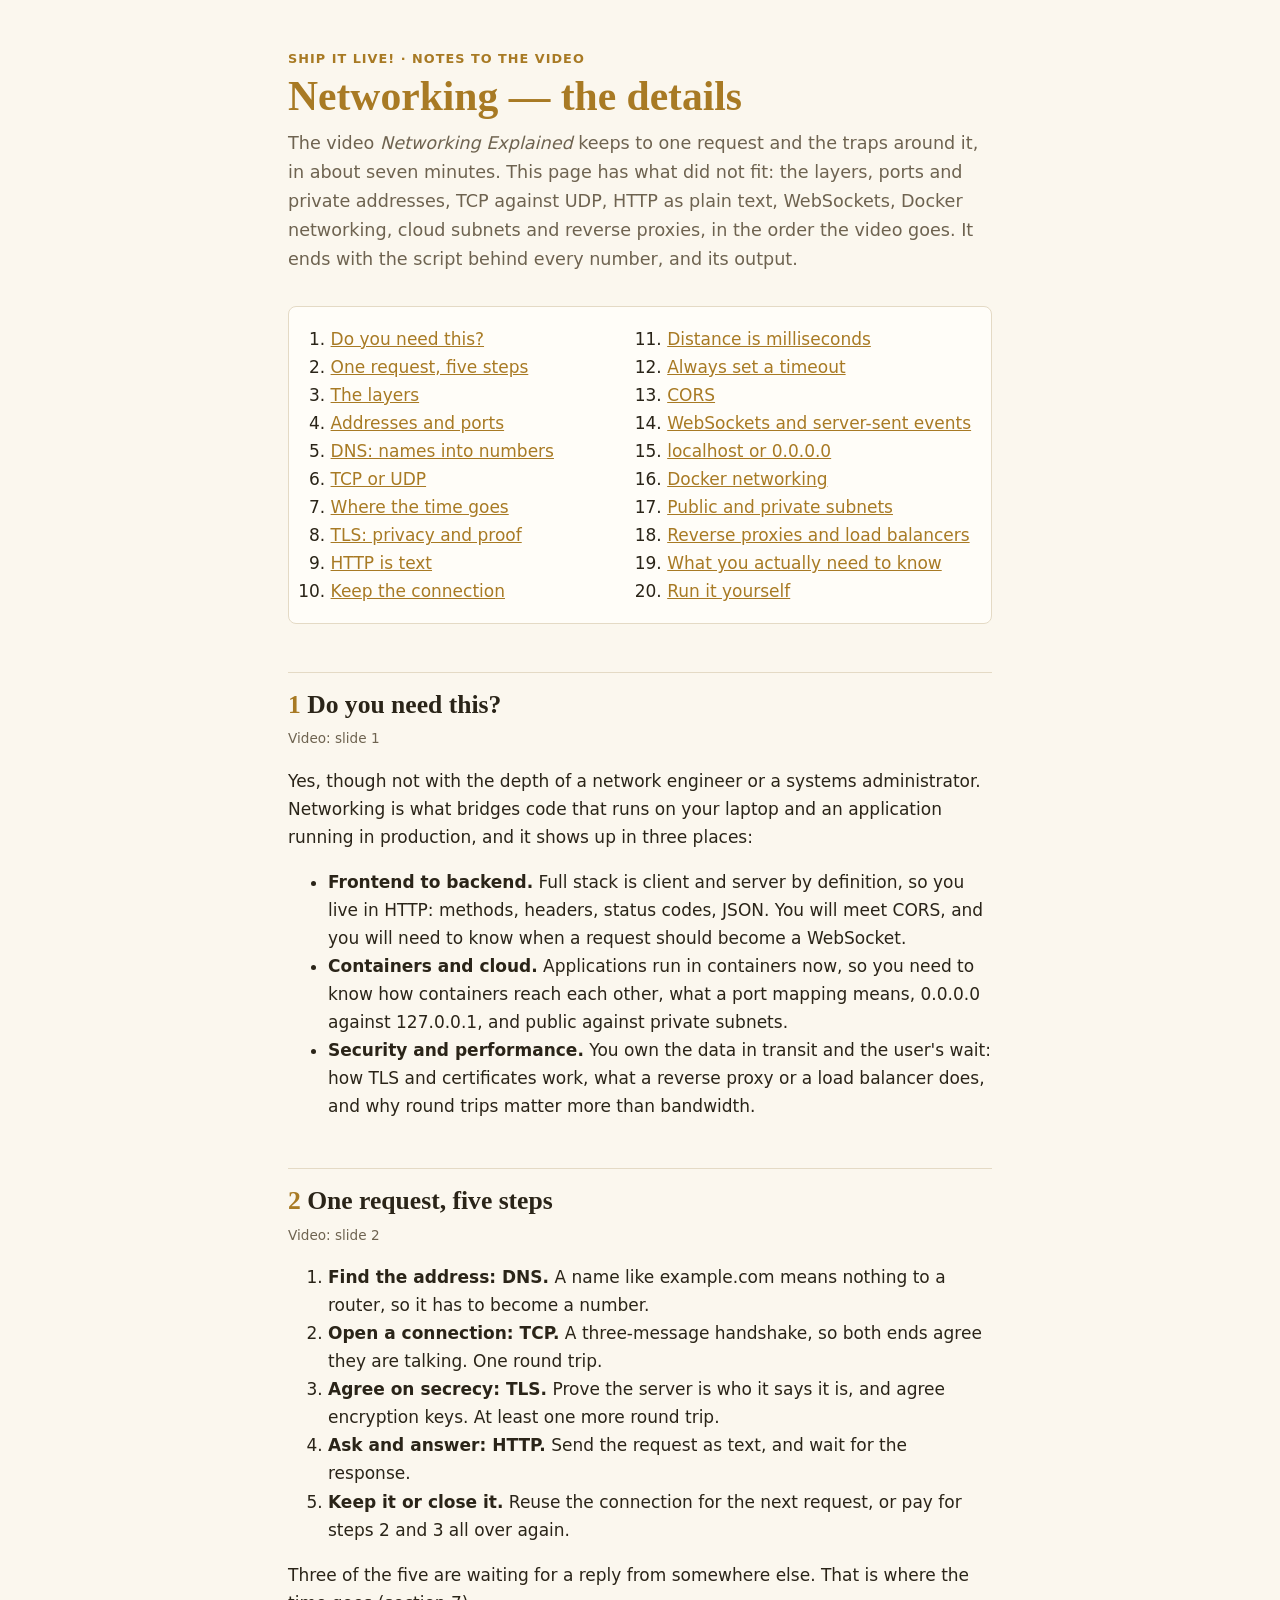
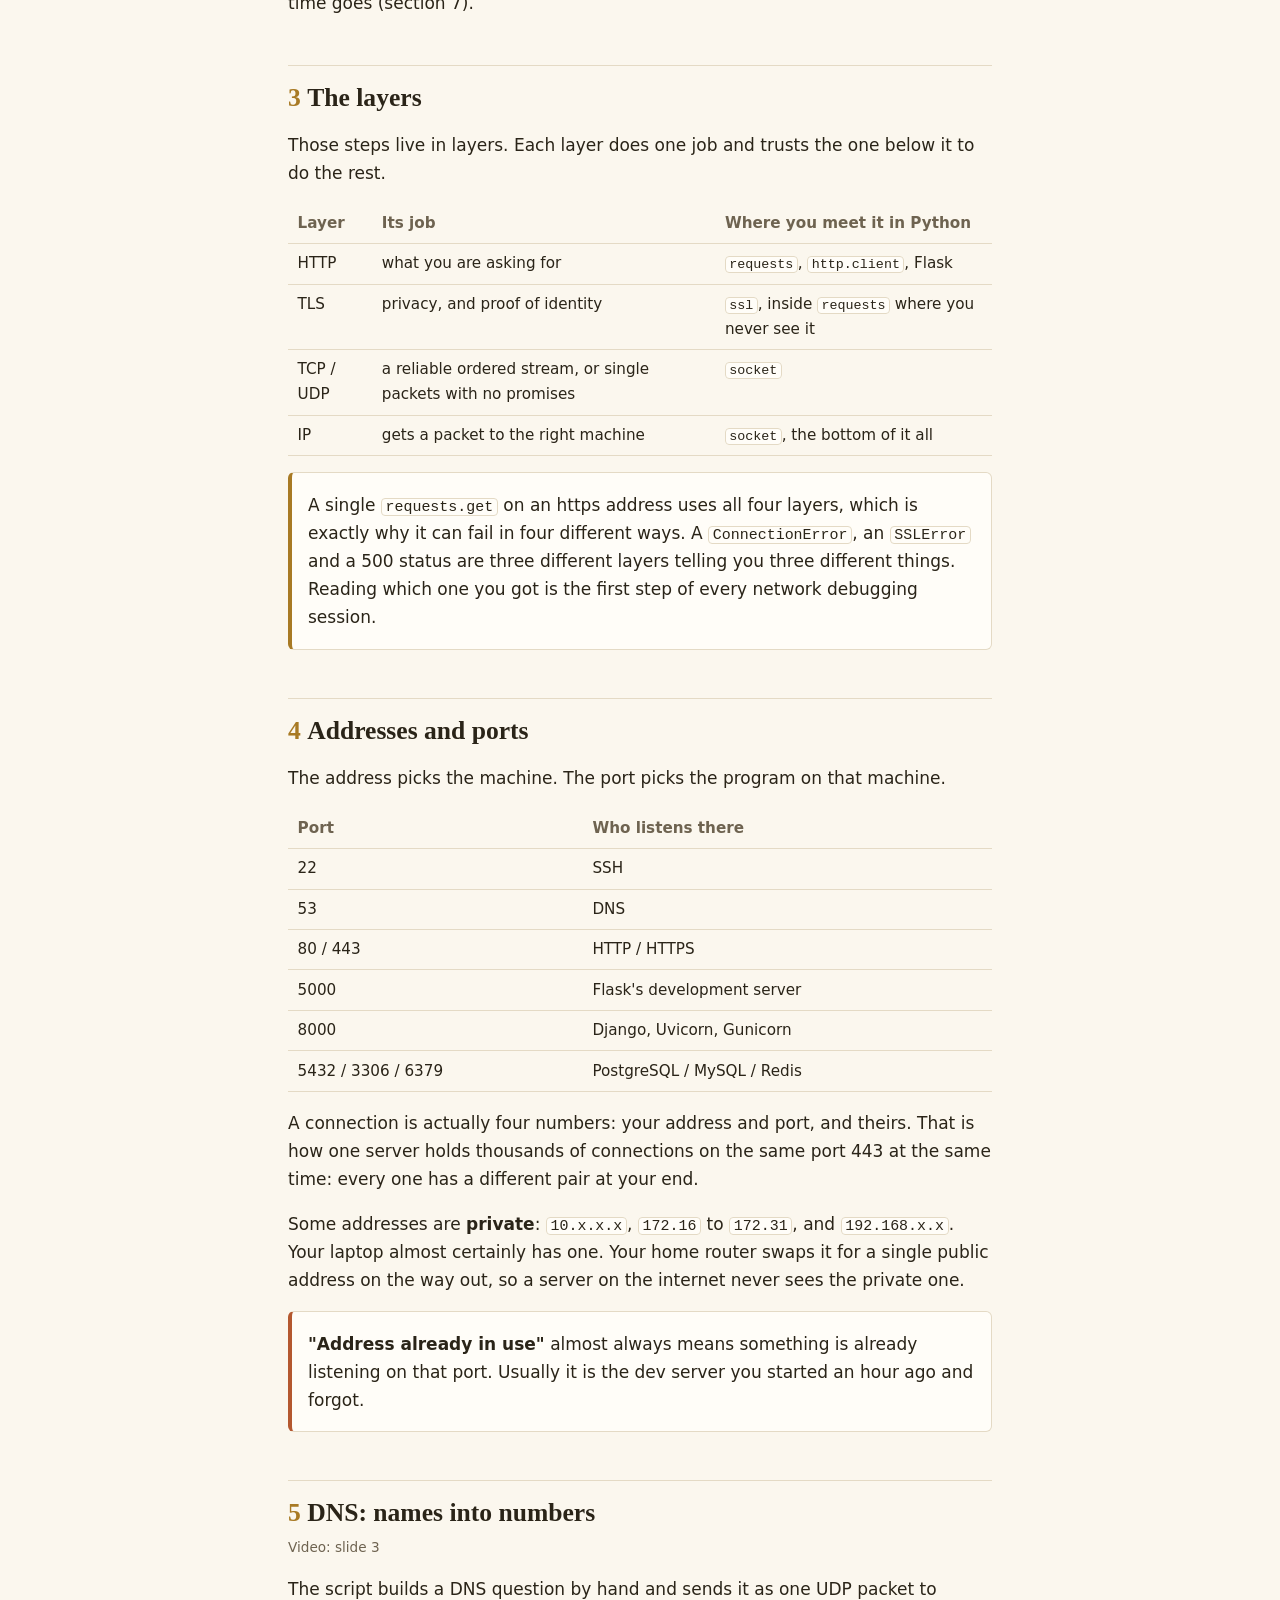
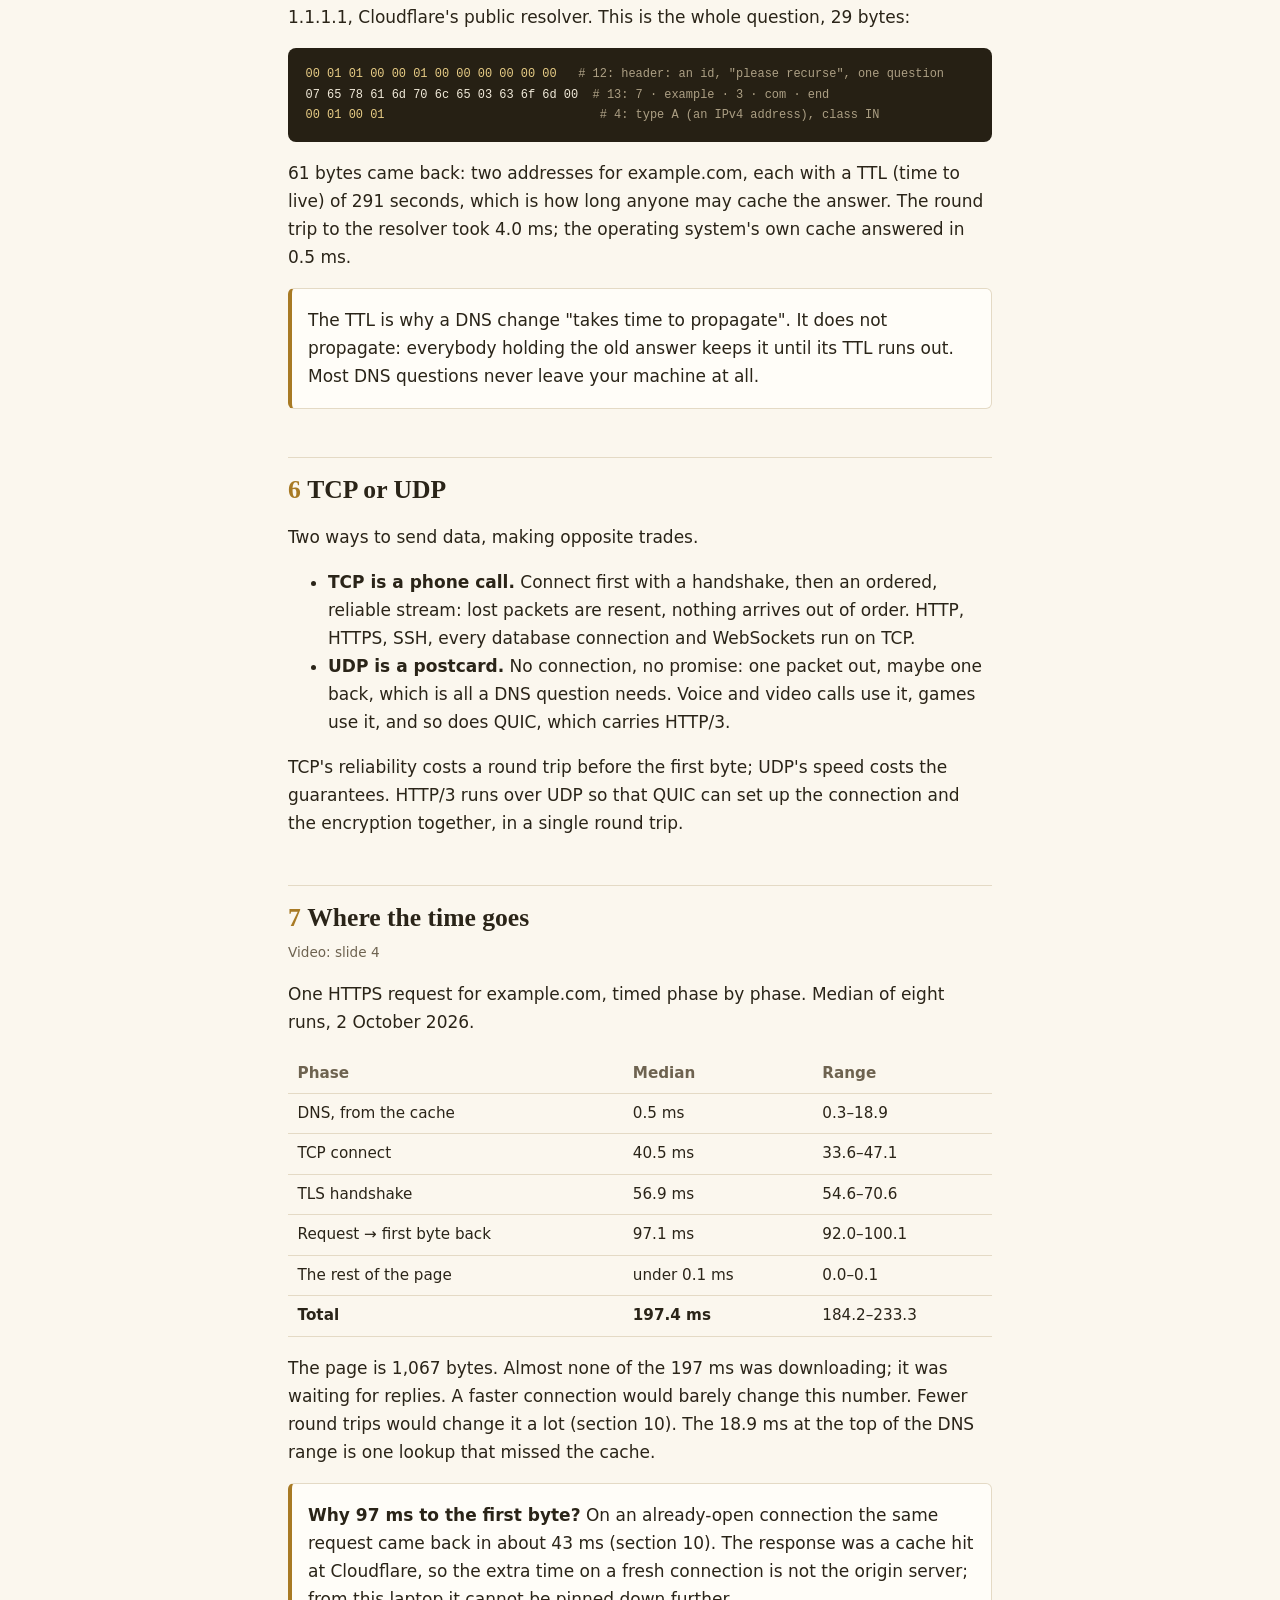
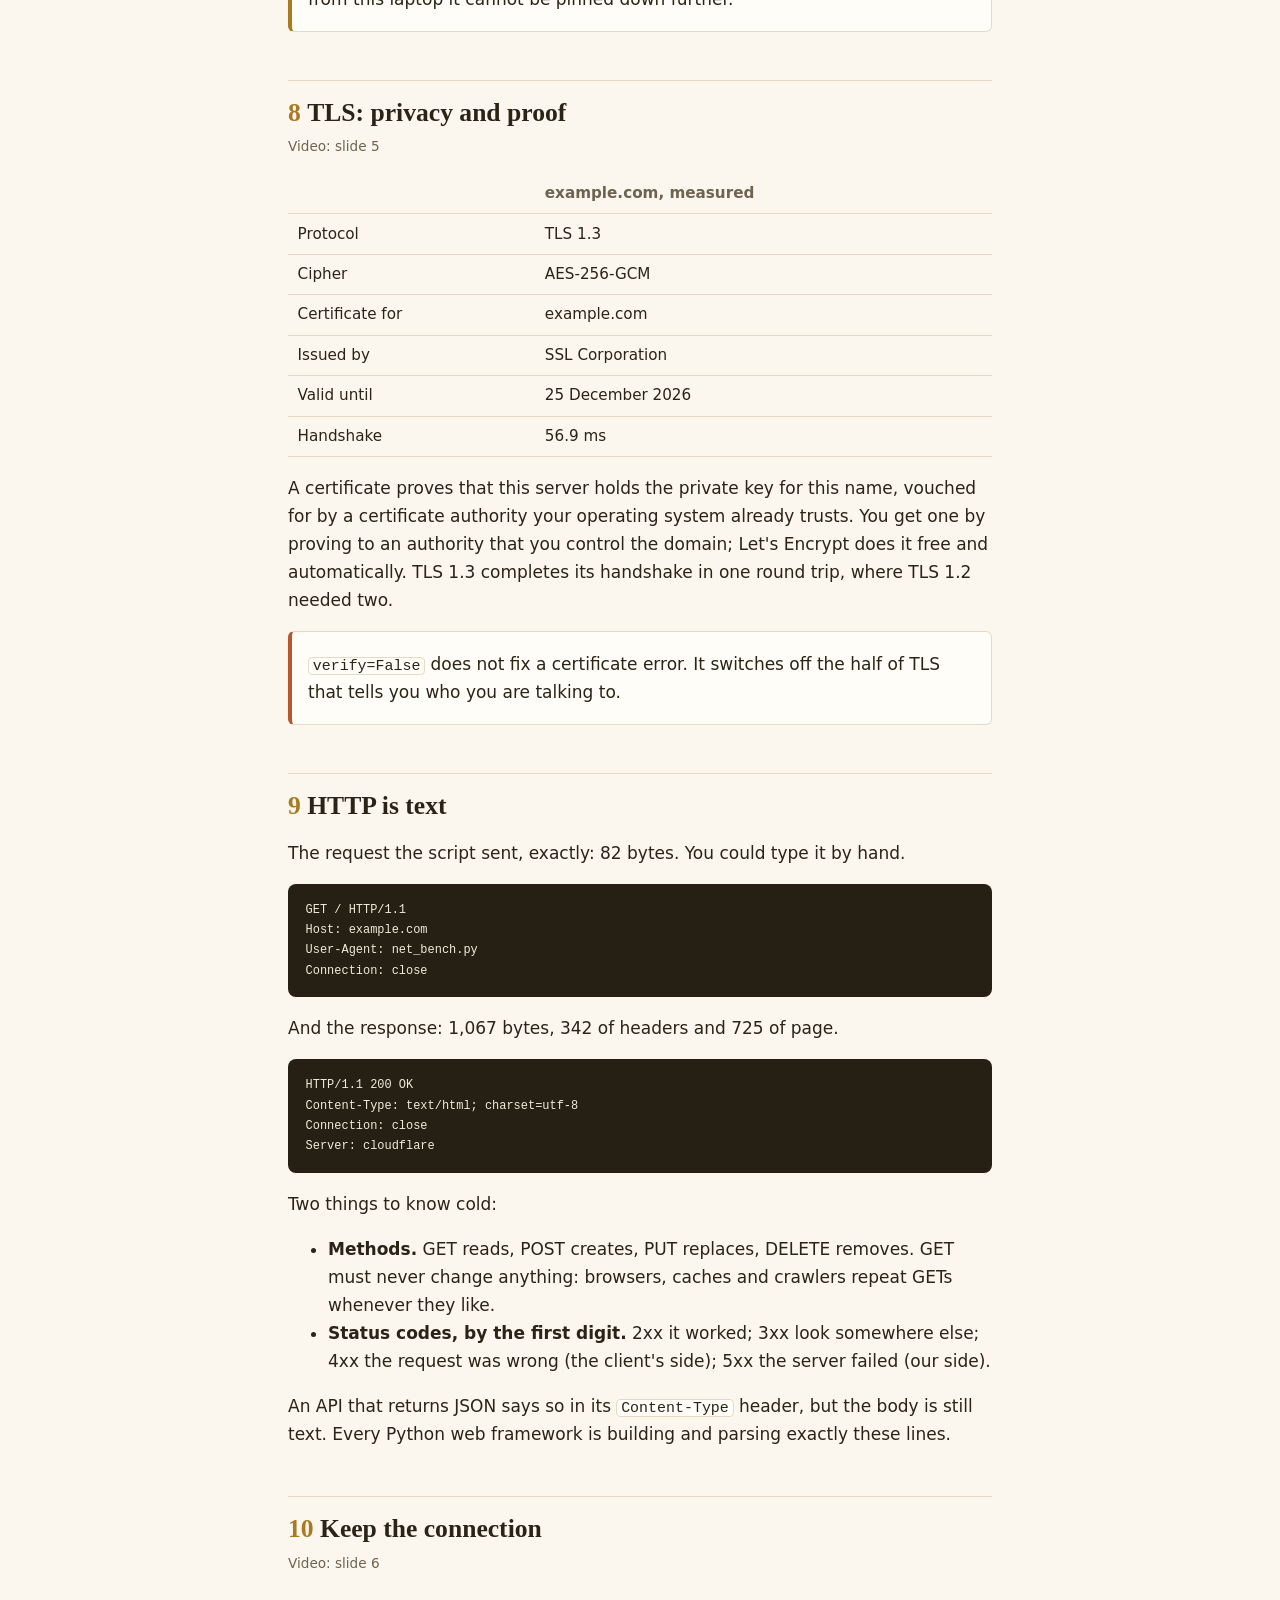
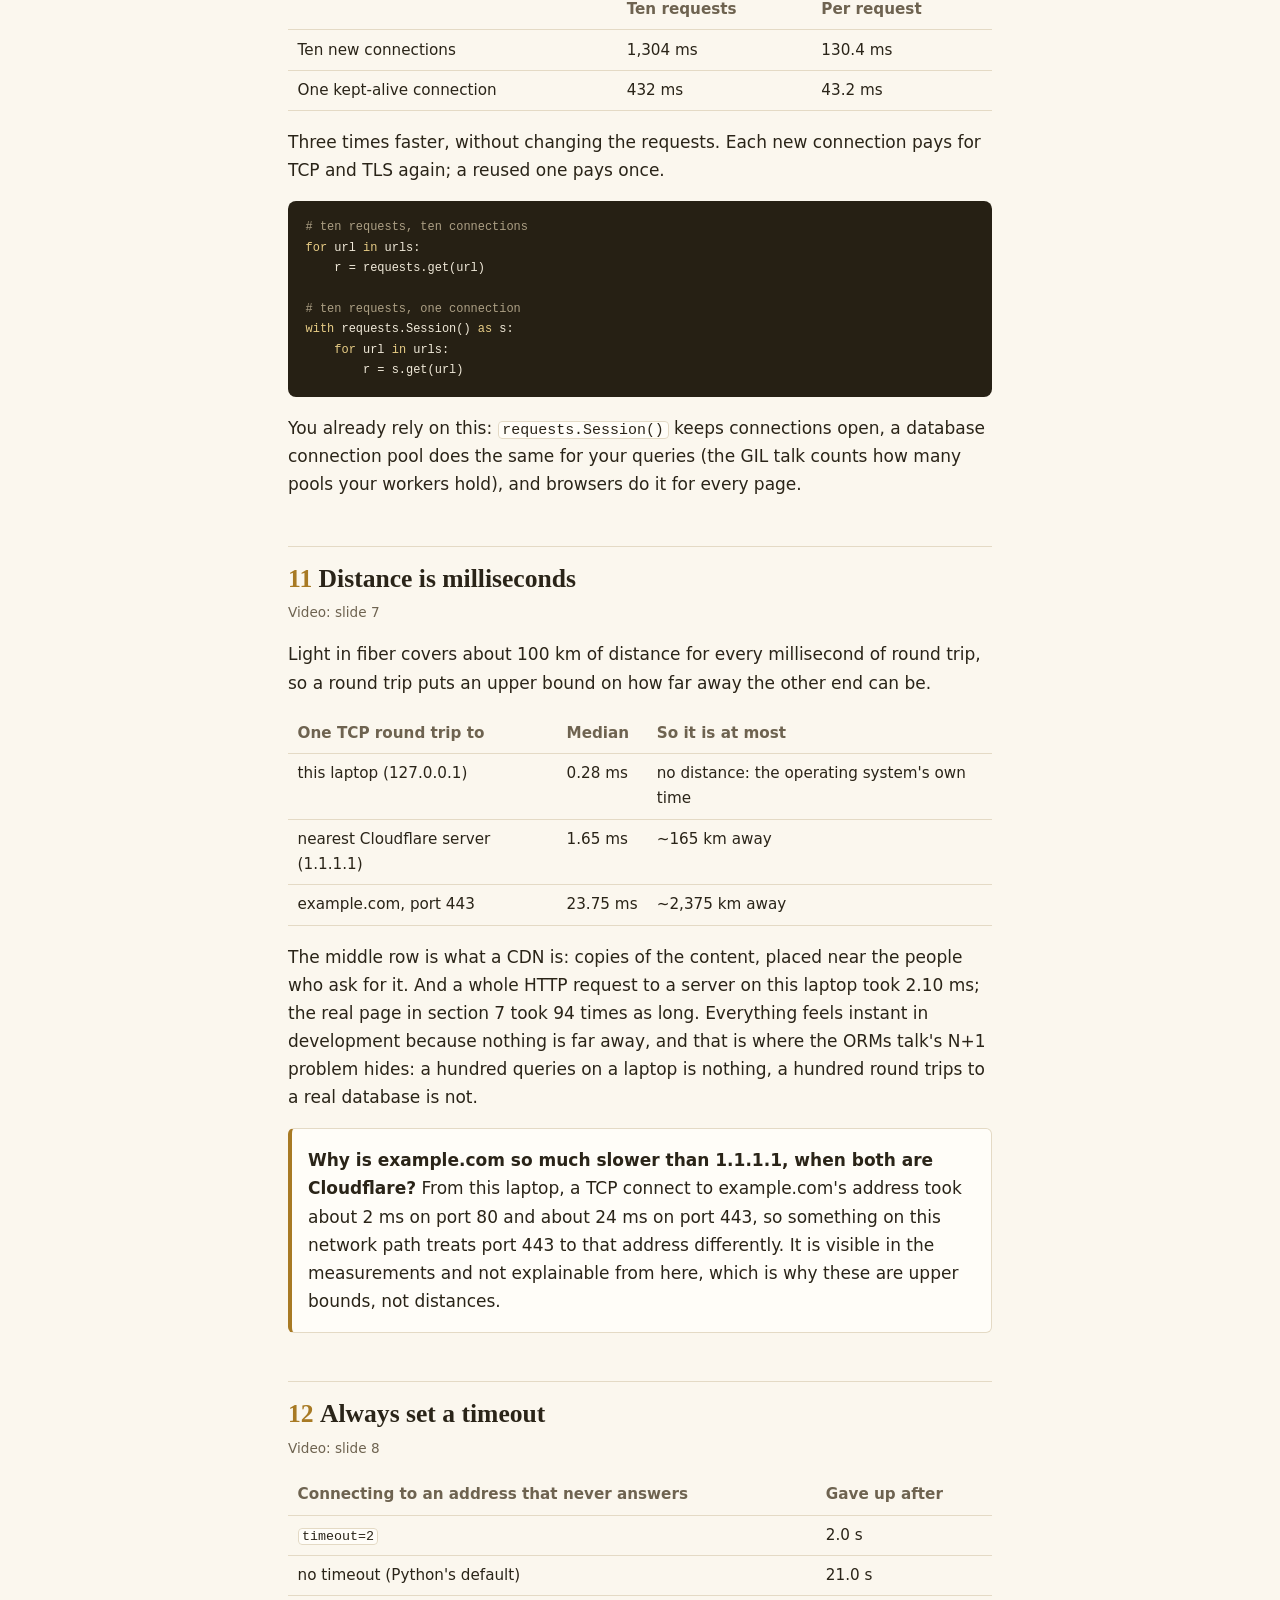
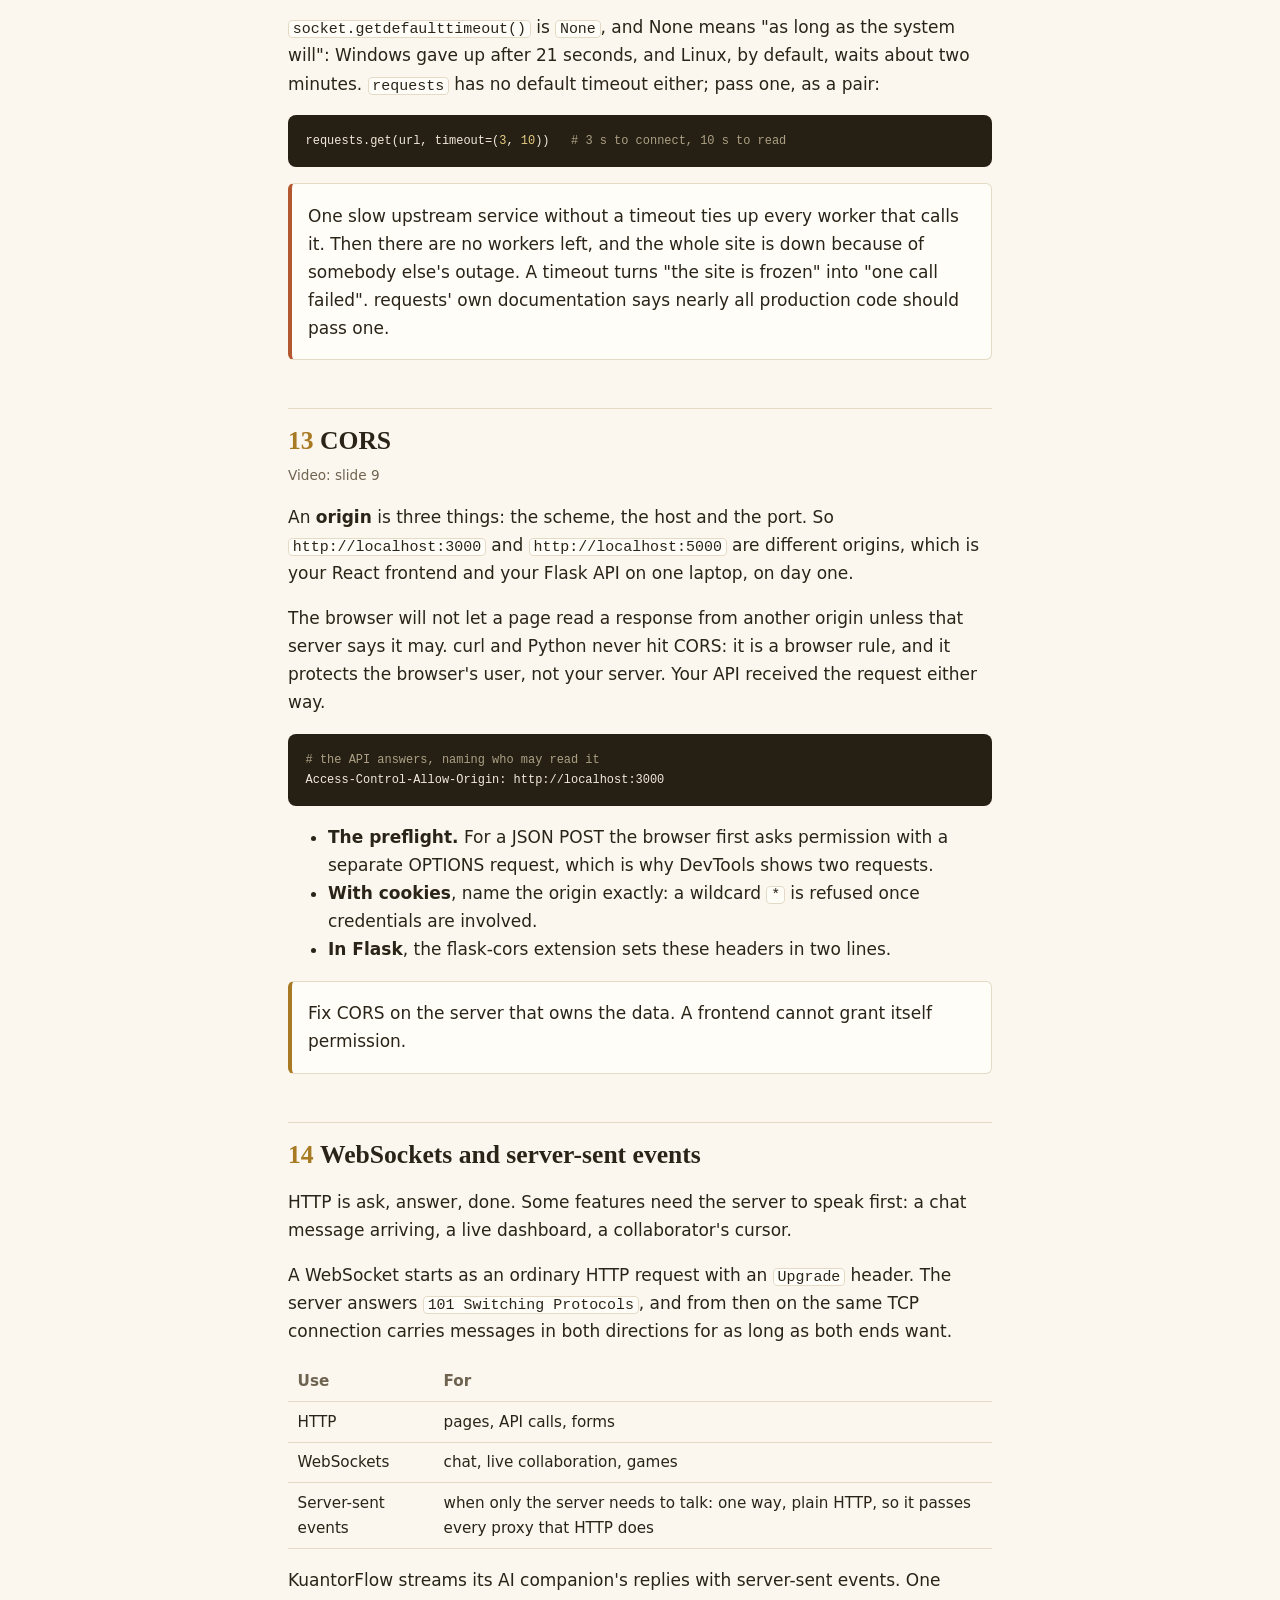
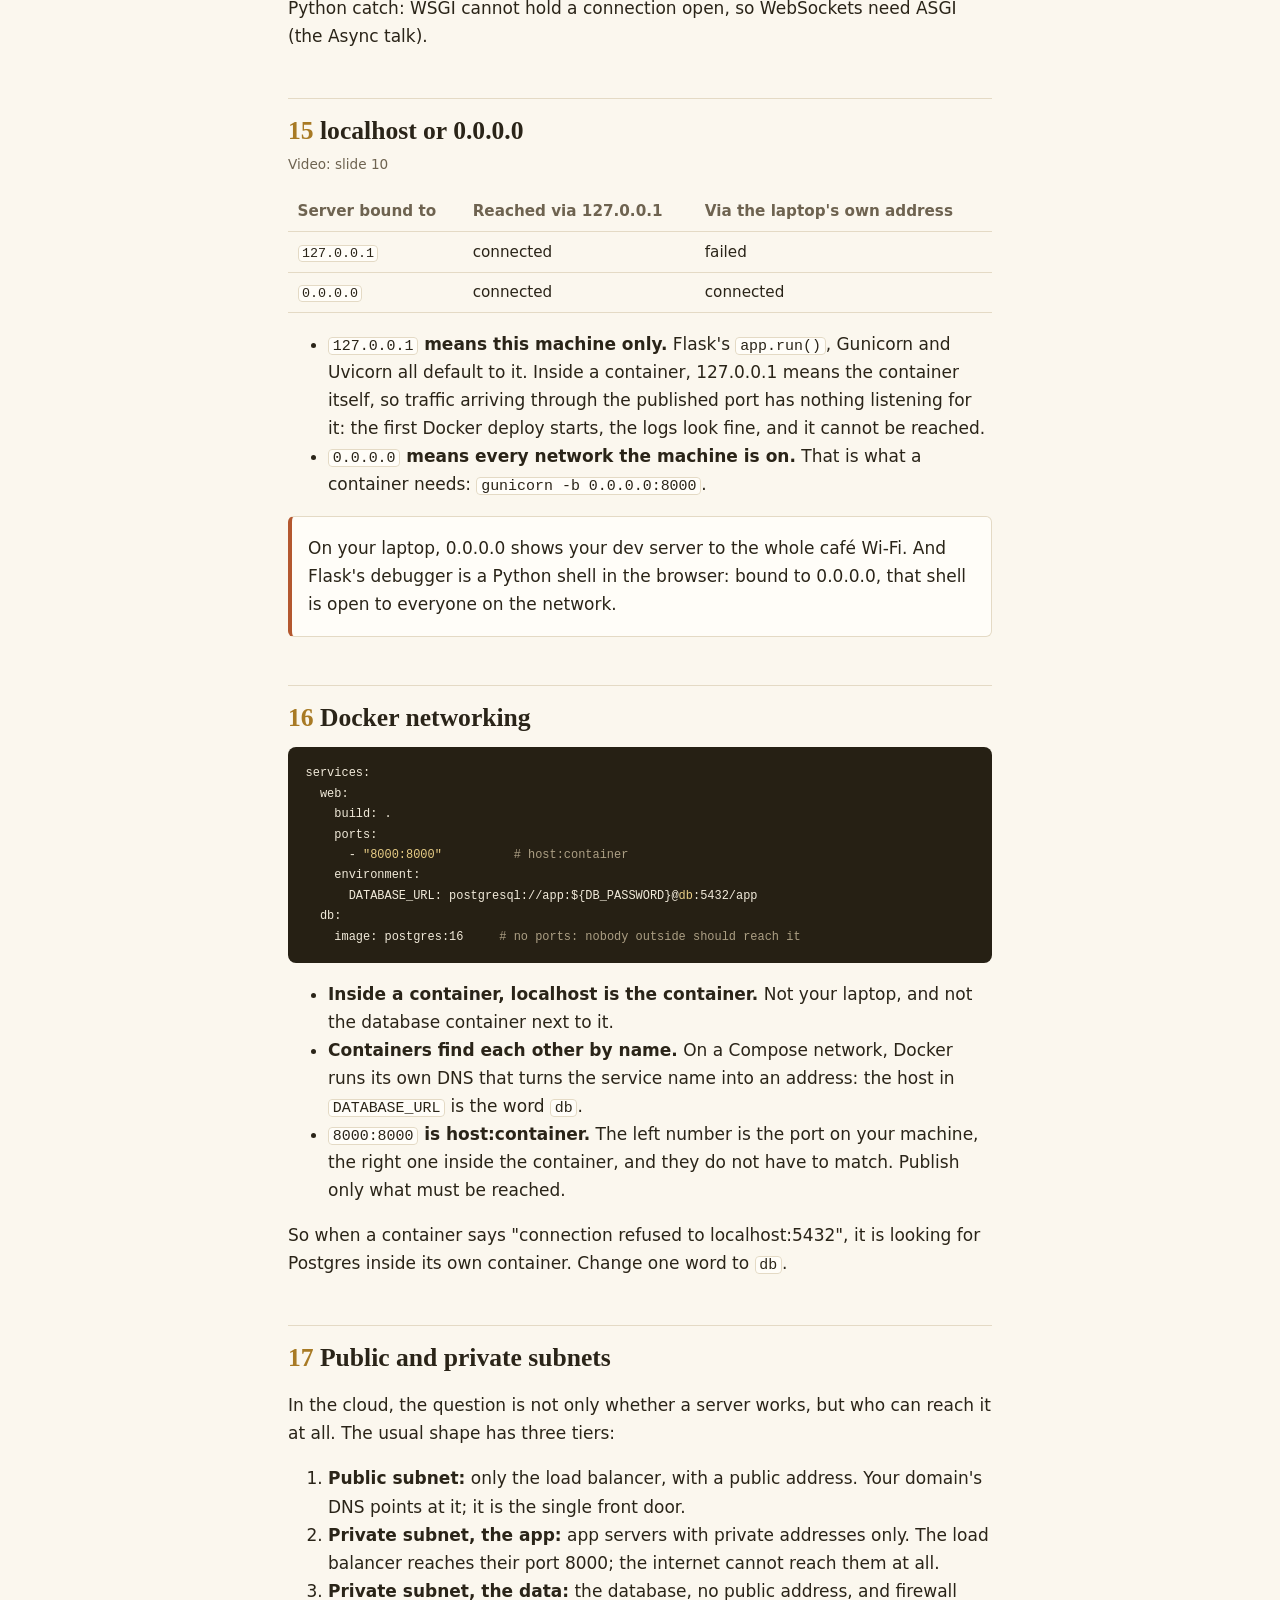
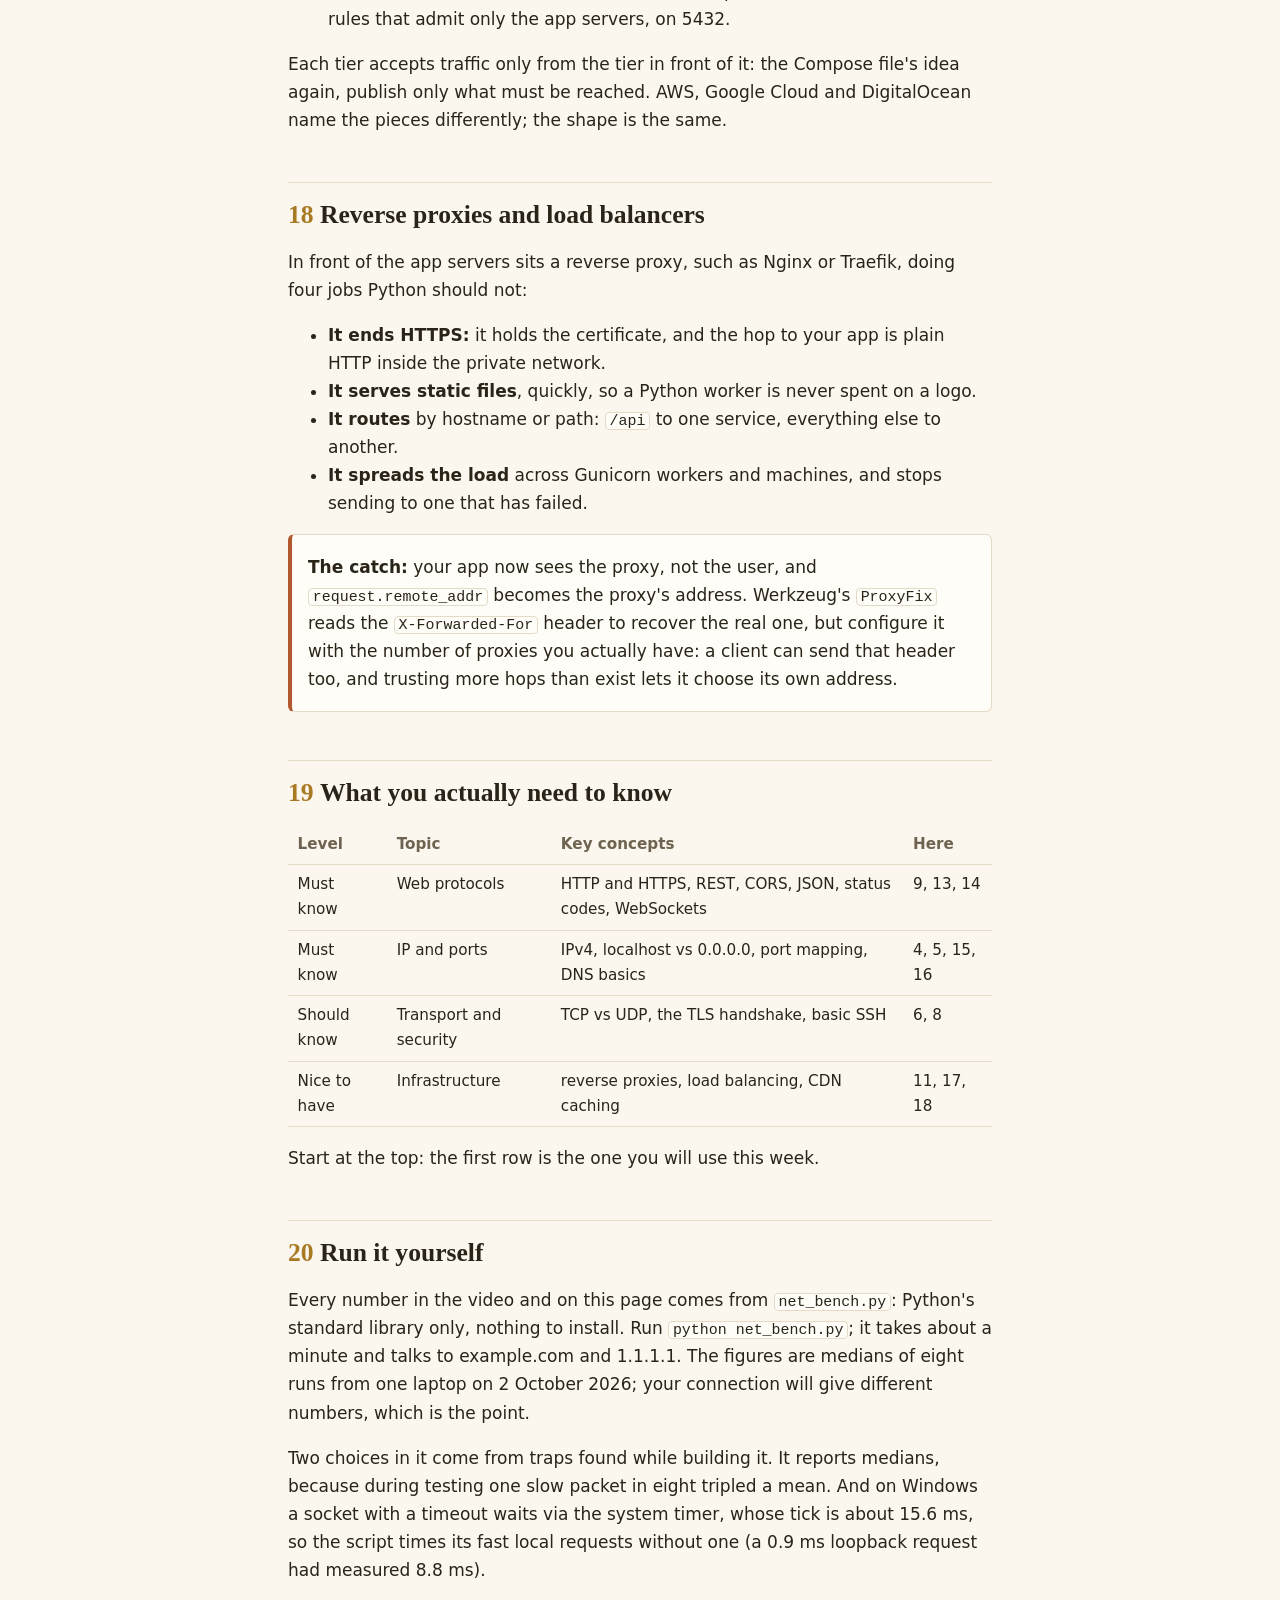
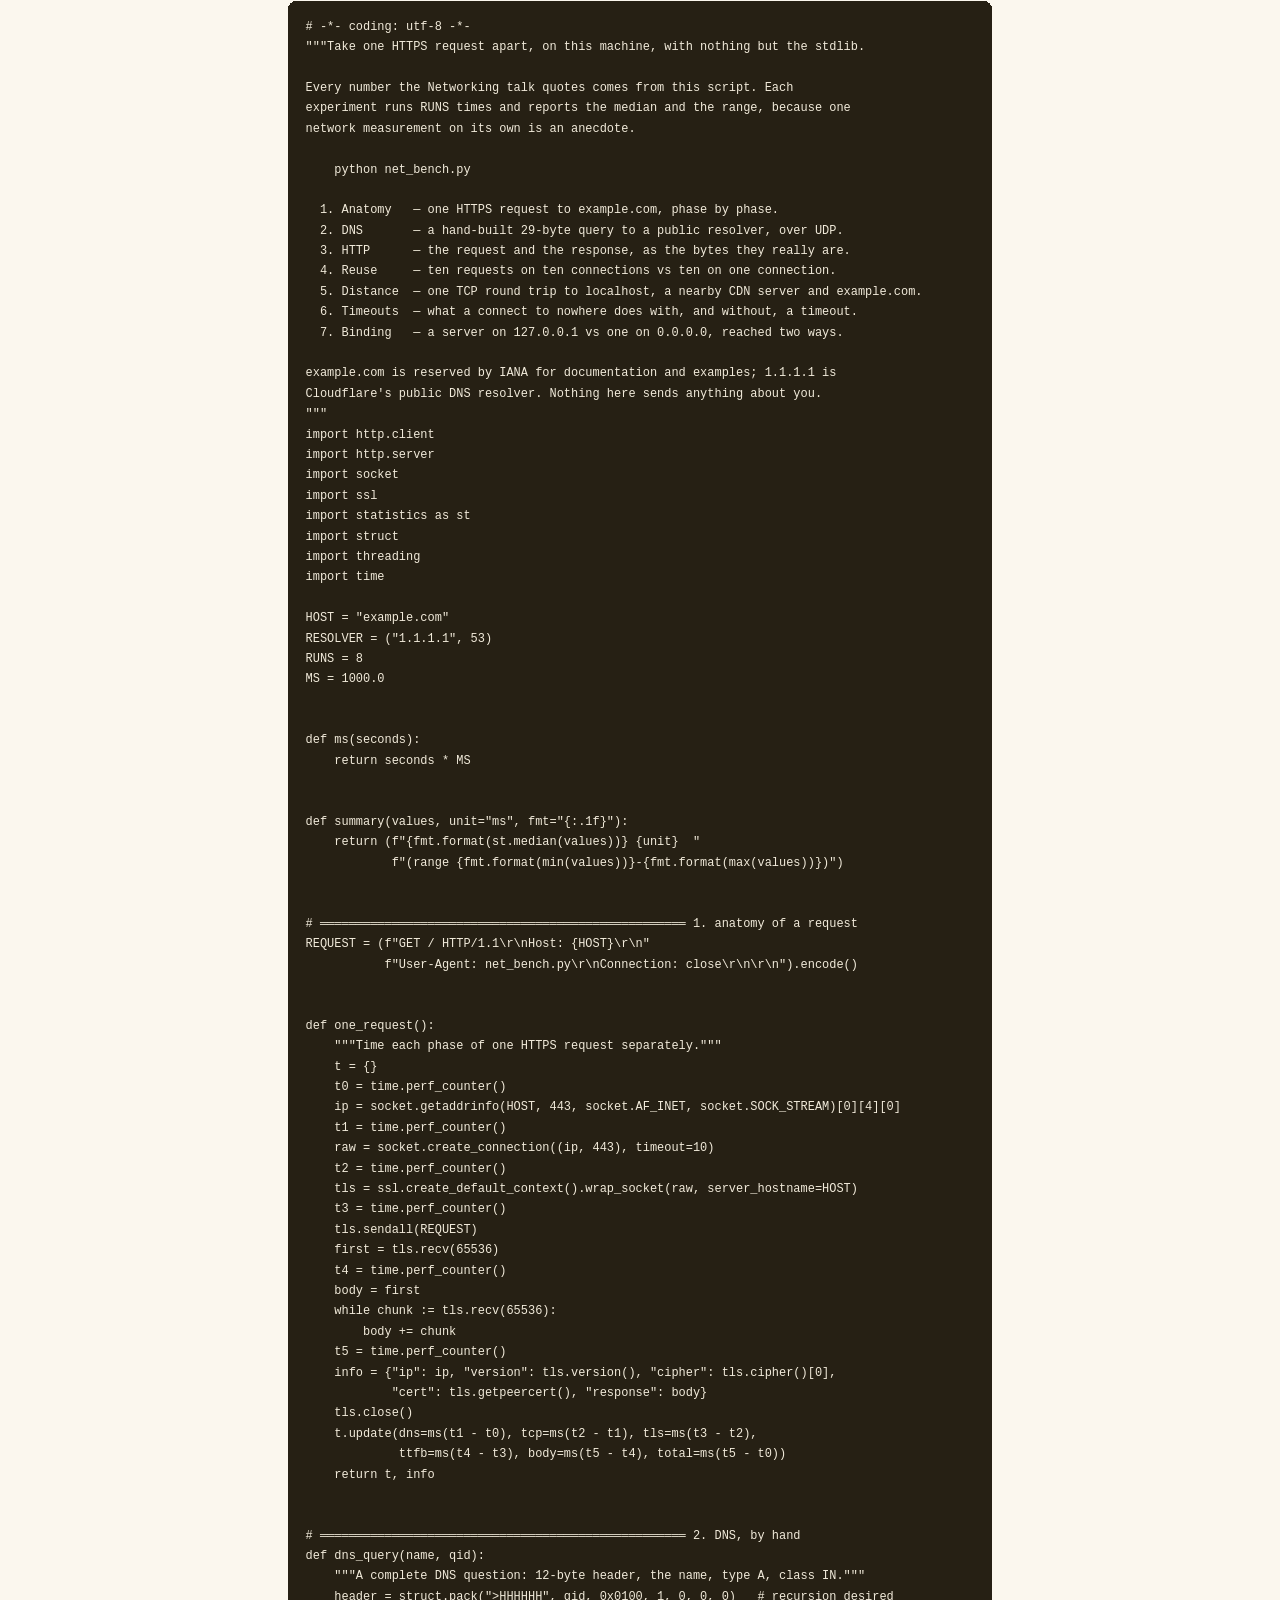
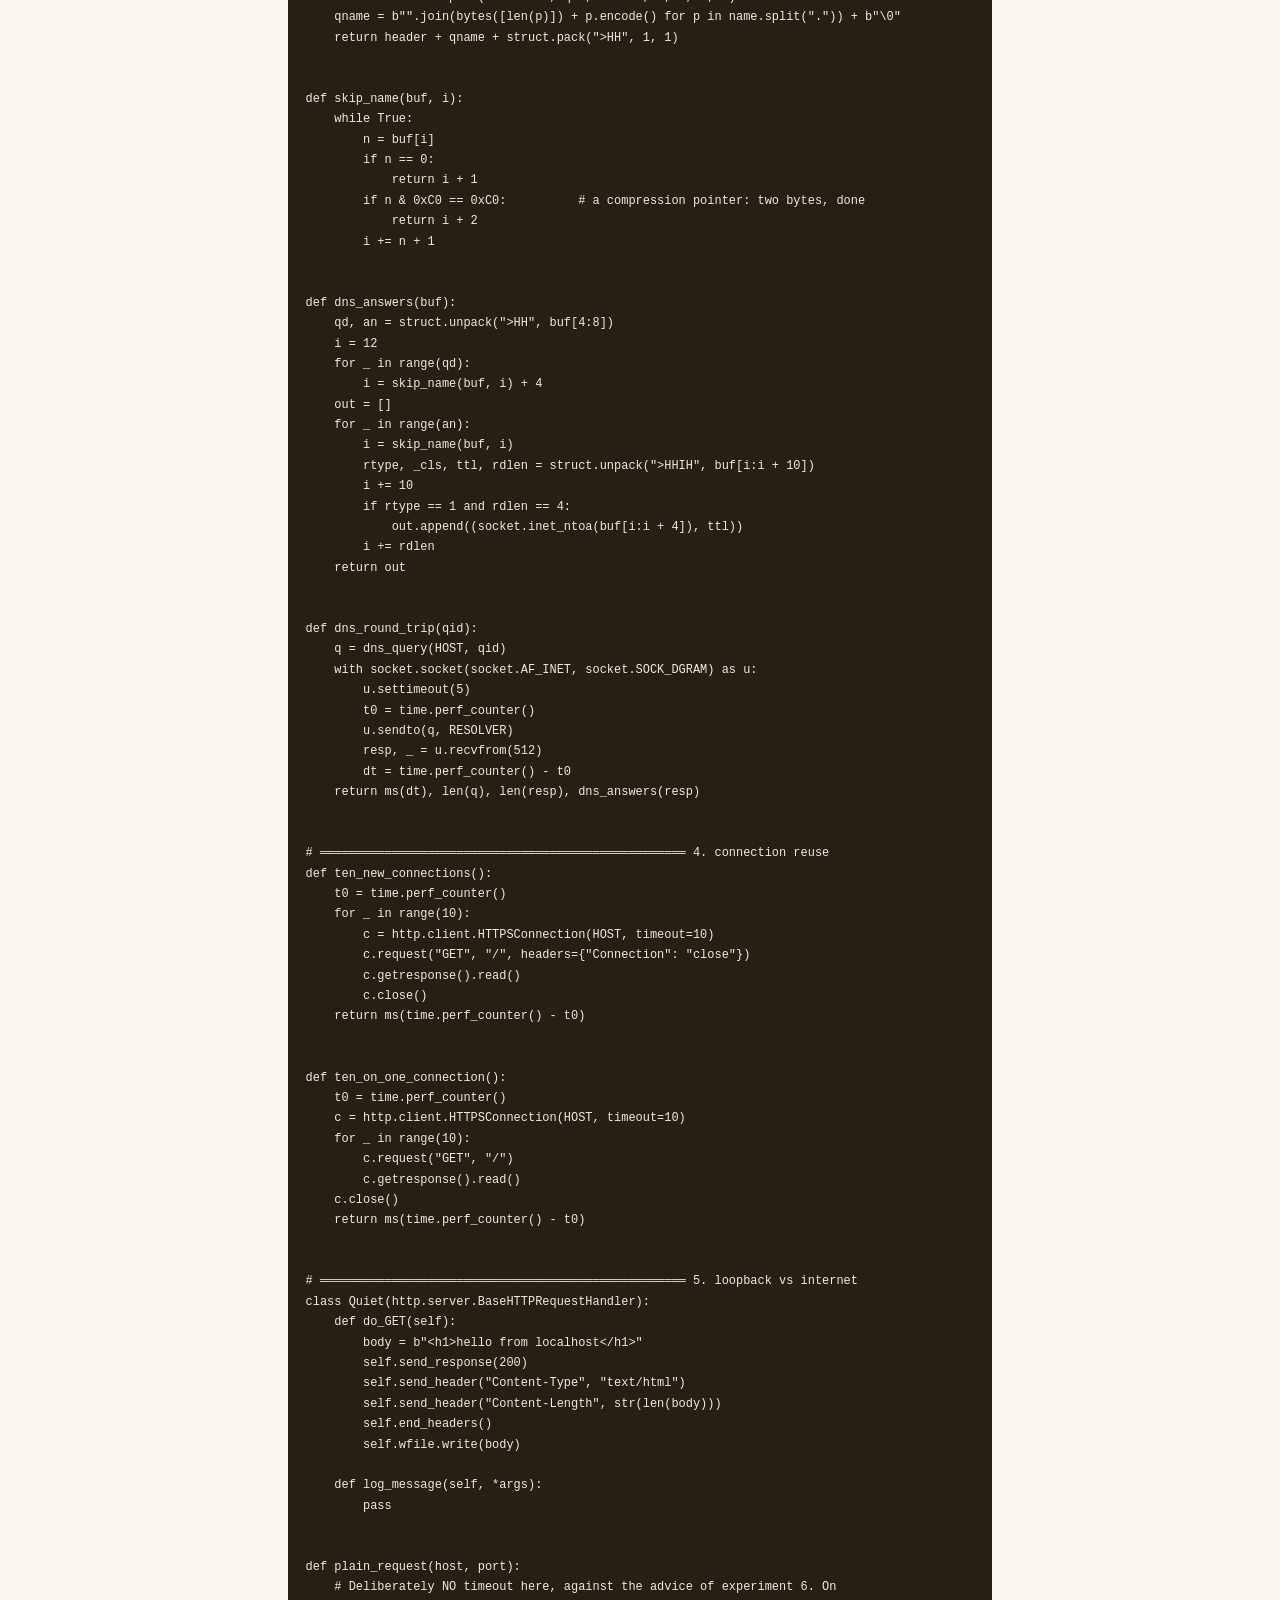
<file: notes/networking.html>
<!doctype html>
<html lang="en">
<head>
  <meta charset="utf-8">
  <meta name="viewport" content="width=device-width, initial-scale=1">
  <title>Networking — the details | Ship It Live!</title>
  <meta name="description" content="Notes to the video Networking Explained: the layers, ports, DNS by hand, where the time goes, CORS, Docker networking, subnets and reverse proxies.">
  <meta property="og:title" content="Networking — the details">
  <meta property="og:description" content="Notes to the video Networking Explained: a 1,067-byte page that took 197 ms, a 29-byte DNS question, and the address that breaks a first deploy.">
  <meta property="og:image" content="https://kuantor.github.io/preview.jpg">
  <meta property="og:url" content="https://kuantor.github.io/notes/networking.html">
  <meta property="og:type" content="article">
  <style>
    :root {
      --bg: #FBF7EE; --paper: #FFFDF8; --ink: #2A2418; --muted: #6E6350; --rule: #E4DAC5;
      --gold: #A87A24; --terra: #B4582F; --teal: #3F7F76;
      --code-bg: #262014; --code-ink: #F1EADA; --code-dim: #AC9F84; --code-gold: #E8CD86;
    }
    @media (prefers-color-scheme: dark) {
      :root {
        --bg: #1A150E; --paper: #241D13; --ink: #F1EADA; --muted: #AC9F84; --rule: #4A3D22;
        --gold: #C8A24B; --terra: #D0845A; --teal: #6FB0A6;
        --code-bg: #120E09; --code-ink: #F1EADA; --code-dim: #AC9F84; --code-gold: #E8CD86;
      }
    }
    * { box-sizing: border-box; }
    body { margin: 0; background: var(--bg); color: var(--ink);
           font: 17px/1.65 "Segoe UI", system-ui, -apple-system, sans-serif; }
    main { max-width: 46rem; margin: 0 auto; padding: 3rem 1rem 4rem; }
    header .kicker { color: var(--gold); font-weight: 600; letter-spacing: .08em; text-transform: uppercase; font-size: .8rem; margin: 0; }
    h1 { font: 700 2.6rem/1.1 Cambria, Georgia, serif; margin: .3rem 0 .6rem; color: var(--gold); }
    .lede { color: var(--muted); font-size: 1.1rem; margin: 0 0 2rem; }
    h2 { font: 700 1.6rem/1.25 Cambria, Georgia, serif; margin: 3rem 0 .4rem; color: var(--ink);
         padding-top: 1rem; border-top: 1px solid var(--rule); }
    h2 .n { color: var(--gold); margin-right: .4rem; }
    h3 { font-size: 1.05rem; margin: 1.6rem 0 .3rem; color: var(--gold); }
    .video { color: var(--muted); font-size: .85rem; margin: 0 0 1rem; }
    a { color: var(--gold); }
    code { font: .88em/1.4 Consolas, "Cascadia Mono", monospace; background: var(--paper);
           border: 1px solid var(--rule); border-radius: 4px; padding: 0 .25em; }
    pre { background: var(--code-bg); color: var(--code-ink); border-radius: 8px; padding: 1rem 1.1rem;
          overflow-x: auto; font: .85rem/1.5 Consolas, "Cascadia Mono", monospace; }
    pre code { background: none; border: none; padding: 0; color: inherit; }
    pre .c { color: var(--code-dim); } pre .k { color: var(--code-gold); }
    table { border-collapse: collapse; width: 100%; margin: 1rem 0; font-size: .95rem; }
    th, td { text-align: left; padding: .45rem .6rem; border-bottom: 1px solid var(--rule); vertical-align: top; }
    th { color: var(--muted); font-weight: 600; }
    td.num { font-variant-numeric: tabular-nums; white-space: nowrap; }
    .card { background: var(--paper); border: 1px solid var(--rule); border-left: 4px solid var(--gold);
            border-radius: 6px; padding: .8rem 1rem; margin: 1rem 0; }
    .card.warn { border-left-color: var(--terra); }
    .card p { margin: .3rem 0; }
    .big { font: 700 3rem/1 Cambria, Georgia, serif; color: var(--terra); }
    nav.toc { background: var(--paper); border: 1px solid var(--rule); border-radius: 8px; padding: .8rem 1.2rem; }
    nav.toc ol { margin: .3rem 0; padding-left: 1.4rem; columns: 2; column-gap: 2rem; }
    nav.toc li { break-inside: avoid; }
    footer { margin-top: 4rem; padding-top: 1rem; border-top: 1px solid var(--rule); color: var(--muted); font-size: .9rem; }
    .step { display: grid; grid-template-columns: 2.2rem 1fr; gap: .2rem .8rem; margin: 1.6rem 0 .4rem; align-items: baseline; }
    .step .num { background: var(--gold); color: var(--bg); border-radius: 50%; width: 2rem; height: 2rem;
                 display: inline-flex; align-items: center; justify-content: center; font-weight: 700; }
    .step h3 { margin: 0; color: var(--ink); font-size: 1.1rem; }
    .os { color: var(--muted); font-size: .85rem; margin: .6rem 0 -.6rem; }
    pre .out { color: var(--code-dim); }
    @media (max-width: 560px) { nav.toc ol { columns: 1; } h1 { font-size: 2rem; } td.num { white-space: normal; } }
  </style>
</head>
<body>
<main>
<header>
  <p class="kicker">Ship It Live! · notes to the video</p>
  <h1>Networking — the details</h1>
  <p class="lede">The video <i>Networking Explained</i> keeps to one request and the traps around it, in about seven minutes. This page has what did not fit: the layers, ports and private addresses, TCP against UDP, HTTP as plain text, WebSockets, Docker networking, cloud subnets and reverse proxies, in the order the video goes. It ends with the script behind every number, and its output.</p>
</header>

<nav class="toc" aria-label="Contents">
  <ol>
    <li><a href="#need">Do you need this?</a></li>
    <li><a href="#steps">One request, five steps</a></li>
    <li><a href="#layers">The layers</a></li>
    <li><a href="#ports">Addresses and ports</a></li>
    <li><a href="#dns">DNS: names into numbers</a></li>
    <li><a href="#tcp-udp">TCP or UDP</a></li>
    <li><a href="#time">Where the time goes</a></li>
    <li><a href="#tls">TLS: privacy and proof</a></li>
    <li><a href="#http">HTTP is text</a></li>
    <li><a href="#keep">Keep the connection</a></li>
    <li><a href="#distance">Distance is milliseconds</a></li>
    <li><a href="#timeout">Always set a timeout</a></li>
    <li><a href="#cors">CORS</a></li>
    <li><a href="#websockets">WebSockets and server-sent events</a></li>
    <li><a href="#binding">localhost or 0.0.0.0</a></li>
    <li><a href="#docker">Docker networking</a></li>
    <li><a href="#subnets">Public and private subnets</a></li>
    <li><a href="#proxies">Reverse proxies and load balancers</a></li>
    <li><a href="#need-to-know">What you actually need to know</a></li>
    <li><a href="#bench">Run it yourself</a></li>
  </ol>
</nav>

<h2 id="need"><span class="n">1</span>Do you need this?</h2>
<p class="video">Video: slide 1</p>
<p>Yes, though not with the depth of a network engineer or a systems administrator. Networking is what bridges code that runs on your laptop and an application running in production, and it shows up in three places:</p>
<ul>
  <li><b>Frontend to backend.</b> Full stack is client and server by definition, so you live in HTTP: methods, headers, status codes, JSON. You will meet CORS, and you will need to know when a request should become a WebSocket.</li>
  <li><b>Containers and cloud.</b> Applications run in containers now, so you need to know how containers reach each other, what a port mapping means, 0.0.0.0 against 127.0.0.1, and public against private subnets.</li>
  <li><b>Security and performance.</b> You own the data in transit and the user's wait: how TLS and certificates work, what a reverse proxy or a load balancer does, and why round trips matter more than bandwidth.</li>
</ul>

<h2 id="steps"><span class="n">2</span>One request, five steps</h2>
<p class="video">Video: slide 2</p>
<ol>
  <li><b>Find the address: DNS.</b> A name like example.com means nothing to a router, so it has to become a number.</li>
  <li><b>Open a connection: TCP.</b> A three-message handshake, so both ends agree they are talking. One round trip.</li>
  <li><b>Agree on secrecy: TLS.</b> Prove the server is who it says it is, and agree encryption keys. At least one more round trip.</li>
  <li><b>Ask and answer: HTTP.</b> Send the request as text, and wait for the response.</li>
  <li><b>Keep it or close it.</b> Reuse the connection for the next request, or pay for steps 2 and 3 all over again.</li>
</ol>
<p>Three of the five are waiting for a reply from somewhere else. That is where the time goes (section 7).</p>

<h2 id="layers"><span class="n">3</span>The layers</h2>
<p>Those steps live in layers. Each layer does one job and trusts the one below it to do the rest.</p>
<table>
  <tr><th>Layer</th><th>Its job</th><th>Where you meet it in Python</th></tr>
  <tr><td>HTTP</td><td>what you are asking for</td><td><code>requests</code>, <code>http.client</code>, Flask</td></tr>
  <tr><td>TLS</td><td>privacy, and proof of identity</td><td><code>ssl</code>, inside <code>requests</code> where you never see it</td></tr>
  <tr><td>TCP / UDP</td><td>a reliable ordered stream, or single packets with no promises</td><td><code>socket</code></td></tr>
  <tr><td>IP</td><td>gets a packet to the right machine</td><td><code>socket</code>, the bottom of it all</td></tr>
</table>
<div class="card"><p>A single <code>requests.get</code> on an https address uses all four layers, which is exactly why it can fail in four different ways. A <code>ConnectionError</code>, an <code>SSLError</code> and a 500 status are three different layers telling you three different things. Reading which one you got is the first step of every network debugging session.</p></div>

<h2 id="ports"><span class="n">4</span>Addresses and ports</h2>
<p>The address picks the machine. The port picks the program on that machine.</p>
<table>
  <tr><th>Port</th><th>Who listens there</th></tr>
  <tr><td class="num">22</td><td>SSH</td></tr>
  <tr><td class="num">53</td><td>DNS</td></tr>
  <tr><td class="num">80 / 443</td><td>HTTP / HTTPS</td></tr>
  <tr><td class="num">5000</td><td>Flask's development server</td></tr>
  <tr><td class="num">8000</td><td>Django, Uvicorn, Gunicorn</td></tr>
  <tr><td class="num">5432 / 3306 / 6379</td><td>PostgreSQL / MySQL / Redis</td></tr>
</table>
<p>A connection is actually four numbers: your address and port, and theirs. That is how one server holds thousands of connections on the same port 443 at the same time: every one has a different pair at your end.</p>
<p>Some addresses are <b>private</b>: <code>10.x.x.x</code>, <code>172.16</code> to <code>172.31</code>, and <code>192.168.x.x</code>. Your laptop almost certainly has one. Your home router swaps it for a single public address on the way out, so a server on the internet never sees the private one.</p>
<div class="card warn"><p><b>"Address already in use"</b> almost always means something is already listening on that port. Usually it is the dev server you started an hour ago and forgot.</p></div>

<h2 id="dns"><span class="n">5</span>DNS: names into numbers</h2>
<p class="video">Video: slide 3</p>
<p>The script builds a DNS question by hand and sends it as one UDP packet to 1.1.1.1, Cloudflare's public resolver. This is the whole question, 29 bytes:</p>
<pre><code><span class="k">00 01 01 00 00 01 00 00 00 00 00 00</span>   <span class="c"># 12: header: an id, "please recurse", one question</span>
07 65 78 61 6d 70 6c 65 03 63 6f 6d 00  <span class="c"># 13: 7 · example · 3 · com · end</span>
<span class="k">00 01 00 01</span>                              <span class="c"># 4: type A (an IPv4 address), class IN</span></code></pre>
<p>61 bytes came back: two addresses for example.com, each with a TTL (time to live) of 291 seconds, which is how long anyone may cache the answer. The round trip to the resolver took 4.0 ms; the operating system's own cache answered in 0.5 ms.</p>
<div class="card"><p>The TTL is why a DNS change "takes time to propagate". It does not propagate: everybody holding the old answer keeps it until its TTL runs out. Most DNS questions never leave your machine at all.</p></div>

<h2 id="tcp-udp"><span class="n">6</span>TCP or UDP</h2>
<p>Two ways to send data, making opposite trades.</p>
<ul>
  <li><b>TCP is a phone call.</b> Connect first with a handshake, then an ordered, reliable stream: lost packets are resent, nothing arrives out of order. HTTP, HTTPS, SSH, every database connection and WebSockets run on TCP.</li>
  <li><b>UDP is a postcard.</b> No connection, no promise: one packet out, maybe one back, which is all a DNS question needs. Voice and video calls use it, games use it, and so does QUIC, which carries HTTP/3.</li>
</ul>
<p>TCP's reliability costs a round trip before the first byte; UDP's speed costs the guarantees. HTTP/3 runs over UDP so that QUIC can set up the connection and the encryption together, in a single round trip.</p>

<h2 id="time"><span class="n">7</span>Where the time goes</h2>
<p class="video">Video: slide 4</p>
<p>One HTTPS request for example.com, timed phase by phase. Median of eight runs, 2 October 2026.</p>
<table>
  <tr><th>Phase</th><th>Median</th><th>Range</th></tr>
  <tr><td>DNS, from the cache</td><td class="num">0.5 ms</td><td class="num">0.3–18.9</td></tr>
  <tr><td>TCP connect</td><td class="num">40.5 ms</td><td class="num">33.6–47.1</td></tr>
  <tr><td>TLS handshake</td><td class="num">56.9 ms</td><td class="num">54.6–70.6</td></tr>
  <tr><td>Request → first byte back</td><td class="num">97.1 ms</td><td class="num">92.0–100.1</td></tr>
  <tr><td>The rest of the page</td><td class="num">under 0.1 ms</td><td class="num">0.0–0.1</td></tr>
  <tr><td><b>Total</b></td><td class="num"><b>197.4 ms</b></td><td class="num">184.2–233.3</td></tr>
</table>
<p>The page is 1,067 bytes. Almost none of the 197 ms was downloading; it was waiting for replies. A faster connection would barely change this number. Fewer round trips would change it a lot (section 10). The 18.9 ms at the top of the DNS range is one lookup that missed the cache.</p>
<div class="card"><p><b>Why 97 ms to the first byte?</b> On an already-open connection the same request came back in about 43 ms (section 10). The response was a cache hit at Cloudflare, so the extra time on a fresh connection is not the origin server; from this laptop it cannot be pinned down further.</p></div>

<h2 id="tls"><span class="n">8</span>TLS: privacy and proof</h2>
<p class="video">Video: slide 5</p>
<table>
  <tr><th></th><th>example.com, measured</th></tr>
  <tr><td>Protocol</td><td>TLS 1.3</td></tr>
  <tr><td>Cipher</td><td>AES-256-GCM</td></tr>
  <tr><td>Certificate for</td><td>example.com</td></tr>
  <tr><td>Issued by</td><td>SSL Corporation</td></tr>
  <tr><td>Valid until</td><td>25 December 2026</td></tr>
  <tr><td>Handshake</td><td class="num">56.9 ms</td></tr>
</table>
<p>A certificate proves that this server holds the private key for this name, vouched for by a certificate authority your operating system already trusts. You get one by proving to an authority that you control the domain; Let's Encrypt does it free and automatically. TLS 1.3 completes its handshake in one round trip, where TLS 1.2 needed two.</p>
<div class="card warn"><p><code>verify=False</code> does not fix a certificate error. It switches off the half of TLS that tells you who you are talking to.</p></div>

<h2 id="http"><span class="n">9</span>HTTP is text</h2>
<p>The request the script sent, exactly: 82 bytes. You could type it by hand.</p>
<pre><code>GET / HTTP/1.1
Host: example.com
User-Agent: net_bench.py
Connection: close</code></pre>
<p>And the response: 1,067 bytes, 342 of headers and 725 of page.</p>
<pre><code>HTTP/1.1 200 OK
Content-Type: text/html; charset=utf-8
Connection: close
Server: cloudflare</code></pre>
<p>Two things to know cold:</p>
<ul>
  <li><b>Methods.</b> GET reads, POST creates, PUT replaces, DELETE removes. GET must never change anything: browsers, caches and crawlers repeat GETs whenever they like.</li>
  <li><b>Status codes, by the first digit.</b> 2xx it worked; 3xx look somewhere else; 4xx the request was wrong (the client's side); 5xx the server failed (our side).</li>
</ul>
<p>An API that returns JSON says so in its <code>Content-Type</code> header, but the body is still text. Every Python web framework is building and parsing exactly these lines.</p>

<h2 id="keep"><span class="n">10</span>Keep the connection</h2>
<p class="video">Video: slide 6</p>
<table>
  <tr><th></th><th>Ten requests</th><th>Per request</th></tr>
  <tr><td>Ten new connections</td><td class="num">1,304 ms</td><td class="num">130.4 ms</td></tr>
  <tr><td>One kept-alive connection</td><td class="num">432 ms</td><td class="num">43.2 ms</td></tr>
</table>
<p>Three times faster, without changing the requests. Each new connection pays for TCP and TLS again; a reused one pays once.</p>
<pre><code><span class="c"># ten requests, ten connections</span>
<span class="k">for</span> url <span class="k">in</span> urls:
    r = requests.get(url)

<span class="c"># ten requests, one connection</span>
<span class="k">with</span> requests.Session() <span class="k">as</span> s:
    <span class="k">for</span> url <span class="k">in</span> urls:
        r = s.get(url)</code></pre>
<p>You already rely on this: <code>requests.Session()</code> keeps connections open, a database connection pool does the same for your queries (the GIL talk counts how many pools your workers hold), and browsers do it for every page.</p>

<h2 id="distance"><span class="n">11</span>Distance is milliseconds</h2>
<p class="video">Video: slide 7</p>
<p>Light in fiber covers about 100 km of distance for every millisecond of round trip, so a round trip puts an upper bound on how far away the other end can be.</p>
<table>
  <tr><th>One TCP round trip to</th><th>Median</th><th>So it is at most</th></tr>
  <tr><td>this laptop (127.0.0.1)</td><td class="num">0.28 ms</td><td>no distance: the operating system's own time</td></tr>
  <tr><td>nearest Cloudflare server (1.1.1.1)</td><td class="num">1.65 ms</td><td>~165 km away</td></tr>
  <tr><td>example.com, port 443</td><td class="num">23.75 ms</td><td>~2,375 km away</td></tr>
</table>
<p>The middle row is what a CDN is: copies of the content, placed near the people who ask for it. And a whole HTTP request to a server on this laptop took 2.10 ms; the real page in section 7 took 94 times as long. Everything feels instant in development because nothing is far away, and that is where the ORMs talk's N+1 problem hides: a hundred queries on a laptop is nothing, a hundred round trips to a real database is not.</p>
<div class="card"><p><b>Why is example.com so much slower than 1.1.1.1, when both are Cloudflare?</b> From this laptop, a TCP connect to example.com's address took about 2 ms on port 80 and about 24 ms on port 443, so something on this network path treats port 443 to that address differently. It is visible in the measurements and not explainable from here, which is why these are upper bounds, not distances.</p></div>

<h2 id="timeout"><span class="n">12</span>Always set a timeout</h2>
<p class="video">Video: slide 8</p>
<table>
  <tr><th>Connecting to an address that never answers</th><th>Gave up after</th></tr>
  <tr><td><code>timeout=2</code></td><td class="num">2.0 s</td></tr>
  <tr><td>no timeout (Python's default)</td><td class="num">21.0 s</td></tr>
</table>
<p><code>socket.getdefaulttimeout()</code> is <code>None</code>, and None means "as long as the system will": Windows gave up after 21 seconds, and Linux, by default, waits about two minutes. <code>requests</code> has no default timeout either; pass one, as a pair:</p>
<pre><code>requests.get(url, timeout=(<span class="k">3</span>, <span class="k">10</span>))   <span class="c"># 3 s to connect, 10 s to read</span></code></pre>
<div class="card warn"><p>One slow upstream service without a timeout ties up every worker that calls it. Then there are no workers left, and the whole site is down because of somebody else's outage. A timeout turns "the site is frozen" into "one call failed". requests' own documentation says nearly all production code should pass one.</p></div>

<h2 id="cors"><span class="n">13</span>CORS</h2>
<p class="video">Video: slide 9</p>
<p>An <b>origin</b> is three things: the scheme, the host and the port. So <code>http://localhost:3000</code> and <code>http://localhost:5000</code> are different origins, which is your React frontend and your Flask API on one laptop, on day one.</p>
<p>The browser will not let a page read a response from another origin unless that server says it may. curl and Python never hit CORS: it is a browser rule, and it protects the browser's user, not your server. Your API received the request either way.</p>
<pre><code><span class="c"># the API answers, naming who may read it</span>
Access-Control-Allow-Origin: http://localhost:3000</code></pre>
<ul>
  <li><b>The preflight.</b> For a JSON POST the browser first asks permission with a separate OPTIONS request, which is why DevTools shows two requests.</li>
  <li><b>With cookies</b>, name the origin exactly: a wildcard <code>*</code> is refused once credentials are involved.</li>
  <li><b>In Flask</b>, the flask-cors extension sets these headers in two lines.</li>
</ul>
<div class="card"><p>Fix CORS on the server that owns the data. A frontend cannot grant itself permission.</p></div>

<h2 id="websockets"><span class="n">14</span>WebSockets and server-sent events</h2>
<p>HTTP is ask, answer, done. Some features need the server to speak first: a chat message arriving, a live dashboard, a collaborator's cursor.</p>
<p>A WebSocket starts as an ordinary HTTP request with an <code>Upgrade</code> header. The server answers <code>101 Switching Protocols</code>, and from then on the same TCP connection carries messages in both directions for as long as both ends want.</p>
<table>
  <tr><th>Use</th><th>For</th></tr>
  <tr><td>HTTP</td><td>pages, API calls, forms</td></tr>
  <tr><td>WebSockets</td><td>chat, live collaboration, games</td></tr>
  <tr><td>Server-sent events</td><td>when only the server needs to talk: one way, plain HTTP, so it passes every proxy that HTTP does</td></tr>
</table>
<p>KuantorFlow streams its AI companion's replies with server-sent events. One Python catch: WSGI cannot hold a connection open, so WebSockets need ASGI (the Async talk).</p>

<h2 id="binding"><span class="n">15</span>localhost or 0.0.0.0</h2>
<p class="video">Video: slide 10</p>
<table>
  <tr><th>Server bound to</th><th>Reached via 127.0.0.1</th><th>Via the laptop's own address</th></tr>
  <tr><td><code>127.0.0.1</code></td><td>connected</td><td>failed</td></tr>
  <tr><td><code>0.0.0.0</code></td><td>connected</td><td>connected</td></tr>
</table>
<ul>
  <li><b><code>127.0.0.1</code> means this machine only.</b> Flask's <code>app.run()</code>, Gunicorn and Uvicorn all default to it. Inside a container, 127.0.0.1 means the container itself, so traffic arriving through the published port has nothing listening for it: the first Docker deploy starts, the logs look fine, and it cannot be reached.</li>
  <li><b><code>0.0.0.0</code> means every network the machine is on.</b> That is what a container needs: <code>gunicorn -b 0.0.0.0:8000</code>.</li>
</ul>
<div class="card warn"><p>On your laptop, 0.0.0.0 shows your dev server to the whole café Wi-Fi. And Flask's debugger is a Python shell in the browser: bound to 0.0.0.0, that shell is open to everyone on the network.</p></div>

<h2 id="docker"><span class="n">16</span>Docker networking</h2>
<pre><code>services:
  web:
    build: .
    ports:
      - <span class="k">"8000:8000"</span>          <span class="c"># host:container</span>
    environment:
      DATABASE_URL: postgresql://app:${DB_PASSWORD}@<span class="k">db</span>:5432/app
  db:
    image: postgres:16     <span class="c"># no ports: nobody outside should reach it</span></code></pre>
<ul>
  <li><b>Inside a container, localhost is the container.</b> Not your laptop, and not the database container next to it.</li>
  <li><b>Containers find each other by name.</b> On a Compose network, Docker runs its own DNS that turns the service name into an address: the host in <code>DATABASE_URL</code> is the word <code>db</code>.</li>
  <li><b><code>8000:8000</code> is host:container.</b> The left number is the port on your machine, the right one inside the container, and they do not have to match. Publish only what must be reached.</li>
</ul>
<p>So when a container says "connection refused to localhost:5432", it is looking for Postgres inside its own container. Change one word to <code>db</code>.</p>

<h2 id="subnets"><span class="n">17</span>Public and private subnets</h2>
<p>In the cloud, the question is not only whether a server works, but who can reach it at all. The usual shape has three tiers:</p>
<ol>
  <li><b>Public subnet:</b> only the load balancer, with a public address. Your domain's DNS points at it; it is the single front door.</li>
  <li><b>Private subnet, the app:</b> app servers with private addresses only. The load balancer reaches their port 8000; the internet cannot reach them at all.</li>
  <li><b>Private subnet, the data:</b> the database, no public address, and firewall rules that admit only the app servers, on 5432.</li>
</ol>
<p>Each tier accepts traffic only from the tier in front of it: the Compose file's idea again, publish only what must be reached. AWS, Google Cloud and DigitalOcean name the pieces differently; the shape is the same.</p>

<h2 id="proxies"><span class="n">18</span>Reverse proxies and load balancers</h2>
<p>In front of the app servers sits a reverse proxy, such as Nginx or Traefik, doing four jobs Python should not:</p>
<ul>
  <li><b>It ends HTTPS:</b> it holds the certificate, and the hop to your app is plain HTTP inside the private network.</li>
  <li><b>It serves static files</b>, quickly, so a Python worker is never spent on a logo.</li>
  <li><b>It routes</b> by hostname or path: <code>/api</code> to one service, everything else to another.</li>
  <li><b>It spreads the load</b> across Gunicorn workers and machines, and stops sending to one that has failed.</li>
</ul>
<div class="card warn"><p><b>The catch:</b> your app now sees the proxy, not the user, and <code>request.remote_addr</code> becomes the proxy's address. Werkzeug's <code>ProxyFix</code> reads the <code>X-Forwarded-For</code> header to recover the real one, but configure it with the number of proxies you actually have: a client can send that header too, and trusting more hops than exist lets it choose its own address.</p></div>

<h2 id="need-to-know"><span class="n">19</span>What you actually need to know</h2>
<table>
  <tr><th>Level</th><th>Topic</th><th>Key concepts</th><th>Here</th></tr>
  <tr><td>Must know</td><td>Web protocols</td><td>HTTP and HTTPS, REST, CORS, JSON, status codes, WebSockets</td><td>9, 13, 14</td></tr>
  <tr><td>Must know</td><td>IP and ports</td><td>IPv4, localhost vs 0.0.0.0, port mapping, DNS basics</td><td>4, 5, 15, 16</td></tr>
  <tr><td>Should know</td><td>Transport and security</td><td>TCP vs UDP, the TLS handshake, basic SSH</td><td>6, 8</td></tr>
  <tr><td>Nice to have</td><td>Infrastructure</td><td>reverse proxies, load balancing, CDN caching</td><td>11, 17, 18</td></tr>
</table>
<p>Start at the top: the first row is the one you will use this week.</p>

<h2 id="bench"><span class="n">20</span>Run it yourself</h2>
<p>Every number in the video and on this page comes from <code>net_bench.py</code>: Python's standard library only, nothing to install. Run <code>python net_bench.py</code>; it takes about a minute and talks to example.com and 1.1.1.1. The figures are medians of eight runs from one laptop on 2 October 2026; your connection will give different numbers, which is the point.</p>
<p>Two choices in it come from traps found while building it. It reports medians, because during testing one slow packet in eight tripled a mean. And on Windows a socket with a timeout waits via the system timer, whose tick is about 15.6 ms, so the script times its fast local requests without one (a 0.9 ms loopback request had measured 8.8 ms).</p>
<pre><code># -*- coding: utf-8 -*-
&quot;&quot;&quot;Take one HTTPS request apart, on this machine, with nothing but the stdlib.

Every number the Networking talk quotes comes from this script. Each
experiment runs RUNS times and reports the median and the range, because one
network measurement on its own is an anecdote.

    python net_bench.py

  1. Anatomy   — one HTTPS request to example.com, phase by phase.
  2. DNS       — a hand-built 29-byte query to a public resolver, over UDP.
  3. HTTP      — the request and the response, as the bytes they really are.
  4. Reuse     — ten requests on ten connections vs ten on one connection.
  5. Distance  — one TCP round trip to localhost, a nearby CDN server and example.com.
  6. Timeouts  — what a connect to nowhere does with, and without, a timeout.
  7. Binding   — a server on 127.0.0.1 vs one on 0.0.0.0, reached two ways.

example.com is reserved by IANA for documentation and examples; 1.1.1.1 is
Cloudflare&#x27;s public DNS resolver. Nothing here sends anything about you.
&quot;&quot;&quot;
import http.client
import http.server
import socket
import ssl
import statistics as st
import struct
import threading
import time

HOST = &quot;example.com&quot;
RESOLVER = (&quot;1.1.1.1&quot;, 53)
RUNS = 8
MS = 1000.0


def ms(seconds):
    return seconds * MS


def summary(values, unit=&quot;ms&quot;, fmt=&quot;{:.1f}&quot;):
    return (f&quot;{fmt.format(st.median(values))} {unit}  &quot;
            f&quot;(range {fmt.format(min(values))}-{fmt.format(max(values))})&quot;)


# ═══════════════════════════════════════════════════ 1. anatomy of a request
REQUEST = (f&quot;GET / HTTP/1.1\r\nHost: {HOST}\r\n&quot;
           f&quot;User-Agent: net_bench.py\r\nConnection: close\r\n\r\n&quot;).encode()


def one_request():
    &quot;&quot;&quot;Time each phase of one HTTPS request separately.&quot;&quot;&quot;
    t = {}
    t0 = time.perf_counter()
    ip = socket.getaddrinfo(HOST, 443, socket.AF_INET, socket.SOCK_STREAM)[0][4][0]
    t1 = time.perf_counter()
    raw = socket.create_connection((ip, 443), timeout=10)
    t2 = time.perf_counter()
    tls = ssl.create_default_context().wrap_socket(raw, server_hostname=HOST)
    t3 = time.perf_counter()
    tls.sendall(REQUEST)
    first = tls.recv(65536)
    t4 = time.perf_counter()
    body = first
    while chunk := tls.recv(65536):
        body += chunk
    t5 = time.perf_counter()
    info = {&quot;ip&quot;: ip, &quot;version&quot;: tls.version(), &quot;cipher&quot;: tls.cipher()[0],
            &quot;cert&quot;: tls.getpeercert(), &quot;response&quot;: body}
    tls.close()
    t.update(dns=ms(t1 - t0), tcp=ms(t2 - t1), tls=ms(t3 - t2),
             ttfb=ms(t4 - t3), body=ms(t5 - t4), total=ms(t5 - t0))
    return t, info


# ═══════════════════════════════════════════════════ 2. DNS, by hand
def dns_query(name, qid):
    &quot;&quot;&quot;A complete DNS question: 12-byte header, the name, type A, class IN.&quot;&quot;&quot;
    header = struct.pack(&quot;&gt;HHHHHH&quot;, qid, 0x0100, 1, 0, 0, 0)   # recursion desired
    qname = b&quot;&quot;.join(bytes([len(p)]) + p.encode() for p in name.split(&quot;.&quot;)) + b&quot;\0&quot;
    return header + qname + struct.pack(&quot;&gt;HH&quot;, 1, 1)


def skip_name(buf, i):
    while True:
        n = buf[i]
        if n == 0:
            return i + 1
        if n &amp; 0xC0 == 0xC0:          # a compression pointer: two bytes, done
            return i + 2
        i += n + 1


def dns_answers(buf):
    qd, an = struct.unpack(&quot;&gt;HH&quot;, buf[4:8])
    i = 12
    for _ in range(qd):
        i = skip_name(buf, i) + 4
    out = []
    for _ in range(an):
        i = skip_name(buf, i)
        rtype, _cls, ttl, rdlen = struct.unpack(&quot;&gt;HHIH&quot;, buf[i:i + 10])
        i += 10
        if rtype == 1 and rdlen == 4:
            out.append((socket.inet_ntoa(buf[i:i + 4]), ttl))
        i += rdlen
    return out


def dns_round_trip(qid):
    q = dns_query(HOST, qid)
    with socket.socket(socket.AF_INET, socket.SOCK_DGRAM) as u:
        u.settimeout(5)
        t0 = time.perf_counter()
        u.sendto(q, RESOLVER)
        resp, _ = u.recvfrom(512)
        dt = time.perf_counter() - t0
    return ms(dt), len(q), len(resp), dns_answers(resp)


# ═══════════════════════════════════════════════════ 4. connection reuse
def ten_new_connections():
    t0 = time.perf_counter()
    for _ in range(10):
        c = http.client.HTTPSConnection(HOST, timeout=10)
        c.request(&quot;GET&quot;, &quot;/&quot;, headers={&quot;Connection&quot;: &quot;close&quot;})
        c.getresponse().read()
        c.close()
    return ms(time.perf_counter() - t0)


def ten_on_one_connection():
    t0 = time.perf_counter()
    c = http.client.HTTPSConnection(HOST, timeout=10)
    for _ in range(10):
        c.request(&quot;GET&quot;, &quot;/&quot;)
        c.getresponse().read()
    c.close()
    return ms(time.perf_counter() - t0)


# ═══════════════════════════════════════════════════ 5. loopback vs internet
class Quiet(http.server.BaseHTTPRequestHandler):
    def do_GET(self):
        body = b&quot;&lt;h1&gt;hello from localhost&lt;/h1&gt;&quot;
        self.send_response(200)
        self.send_header(&quot;Content-Type&quot;, &quot;text/html&quot;)
        self.send_header(&quot;Content-Length&quot;, str(len(body)))
        self.end_headers()
        self.wfile.write(body)

    def log_message(self, *args):
        pass


def plain_request(host, port):
    # Deliberately NO timeout here, against the advice of experiment 6. On
    # Windows a socket with a timeout waits via the system timer, whose tick is
    # about 15.6 ms -- so a 0.9 ms loopback request was measured at 8.8 ms on
    # average with timeout=10 (range 0.9-26.7). Over the internet the effect
    # was within noise (checked: same phases, same 3x reuse figure either way),
    # but at loopback speeds it swamps the thing being measured.
    t0 = time.perf_counter()
    c = http.client.HTTPConnection(host, port)
    c.request(&quot;GET&quot;, &quot;/&quot;)
    c.getresponse().read()
    c.close()
    return ms(time.perf_counter() - t0)


def connect_ms(host, port):
    &quot;&quot;&quot;One TCP handshake: the cleanest single round trip Python can time.&quot;&quot;&quot;
    t0 = time.perf_counter()
    socket.create_connection((host, port)).close()      # blocking, see plain_request
    return ms(time.perf_counter() - t0)


# ═══════════════════════════════════════════════════ 7. binding
def bind_test(bind_addr, lan_ip):
    &quot;&quot;&quot;Listen on bind_addr, then try to reach it via loopback and via the LAN address.&quot;&quot;&quot;
    srv = socket.socket()
    srv.bind((bind_addr, 0))
    srv.listen()
    port = srv.getsockname()[1]
    result = {}
    for label, target in ((&quot;via 127.0.0.1&quot;, &quot;127.0.0.1&quot;), (&quot;via its network address&quot;, lan_ip)):
        try:
            socket.create_connection((target, port), timeout=2).close()
            result[label] = &quot;connected&quot;
        except OSError as exc:
            result[label] = f&quot;failed ({type(exc).__name__})&quot;
    srv.close()
    return result


def lan_address():
    &quot;&quot;&quot;This machine&#x27;s address on its network. A UDP connect sends nothing.&quot;&quot;&quot;
    with socket.socket(socket.AF_INET, socket.SOCK_DGRAM) as u:
        u.connect(RESOLVER)
        return u.getsockname()[0]


# ═══════════════════════════════════════════════════ 6. timeouts
def connect_to_nowhere(timeout):
    t0 = time.perf_counter()
    try:
        socket.create_connection((&quot;10.255.255.1&quot;, 81), timeout=timeout)
        outcome = &quot;connected?!&quot;
    except OSError as exc:
        outcome = type(exc).__name__
    return time.perf_counter() - t0, outcome


if __name__ == &quot;__main__&quot;:
    print(f&quot;{RUNS} runs per experiment; times are median (range)\n&quot;)

    # ── 1 ──────────────────────────────────────────────────────────────────
    print(&quot;=&quot; * 72)
    print(f&quot;1. One HTTPS request to {HOST}, phase by phase&quot;)
    print(&quot;=&quot; * 72)
    runs, info = [], None
    for _ in range(RUNS):
        t, info = one_request()
        runs.append(t)
    for key, label in ((&quot;dns&quot;, &quot;DNS lookup (OS cache)&quot;), (&quot;tcp&quot;, &quot;TCP connect&quot;),
                       (&quot;tls&quot;, &quot;TLS handshake&quot;), (&quot;ttfb&quot;, &quot;request -&gt; first byte&quot;),
                       (&quot;body&quot;, &quot;rest of the response&quot;), (&quot;total&quot;, &quot;TOTAL&quot;)):
        print(f&quot;  {label:24} {summary([r[key] for r in runs])}&quot;)
    head, _, body = info[&quot;response&quot;].partition(b&quot;\r\n\r\n&quot;)
    cert = info[&quot;cert&quot;]
    subject = dict(x[0] for x in cert[&quot;subject&quot;]).get(&quot;commonName&quot;)
    issuer = dict(x[0] for x in cert[&quot;issuer&quot;]).get(&quot;organizationName&quot;)
    print(f&quot;\n  server address  {info[&#x27;ip&#x27;]}   protocol {info[&#x27;version&#x27;]}   cipher {info[&#x27;cipher&#x27;]}&quot;)
    print(f&quot;  certificate     for {subject!r}, issued by {issuer!r}, valid until {cert[&#x27;notAfter&#x27;]}&quot;)

    # ── 2 ──────────────────────────────────────────────────────────────────
    print(&quot;\n&quot; + &quot;=&quot; * 72)
    print(f&quot;2. DNS by hand: one UDP packet to {RESOLVER[0]}, one back&quot;)
    print(&quot;=&quot; * 72)
    dns = [dns_round_trip(qid) for qid in range(1, RUNS + 1)]
    print(f&quot;  round trip      {summary([d[0] for d in dns])}&quot;)
    print(f&quot;  question        {dns[0][1]} bytes     answer {dns[0][2]} bytes&quot;)
    print(f&quot;  answers         {&#x27;, &#x27;.join(f&#x27;{ip} (TTL {ttl} s)&#x27; for ip, ttl in dns[0][3])}&quot;)
    print(f&quot;  the question, as bytes:\n    {dns_query(HOST, 1).hex(&#x27; &#x27;)}&quot;)

    # ── 3 ──────────────────────────────────────────────────────────────────
    print(&quot;\n&quot; + &quot;=&quot; * 72)
    print(&quot;3. HTTP is text&quot;)
    print(&quot;=&quot; * 72)
    print(f&quot;  request: {len(REQUEST)} bytes&quot;)
    for line in REQUEST.decode().split(&quot;\r\n&quot;)[:4]:
        print(f&quot;    {line}&quot;)
    print(f&quot;  response: {len(info[&#x27;response&#x27;]):,} bytes ({len(head) + 4} of headers, {len(body):,} of body)&quot;)
    for line in head.decode().split(&quot;\r\n&quot;):
        if line.split(&quot;:&quot;)[0] in (&quot;Content-Type&quot;, &quot;Server&quot;, &quot;CF-Cache-Status&quot;,
                                  &quot;Connection&quot;) or line.startswith(&quot;HTTP/&quot;):
            print(f&quot;    {line}&quot;)

    # ── 4 ──────────────────────────────────────────────────────────────────
    print(&quot;\n&quot; + &quot;=&quot; * 72)
    print(&quot;4. Ten requests: ten connections vs one kept-alive connection&quot;)
    print(&quot;=&quot; * 72)
    new = [ten_new_connections() for _ in range(RUNS)]
    one = [ten_on_one_connection() for _ in range(RUNS)]
    print(f&quot;  ten connections       {summary(new)}   -&gt; {st.median(new) / 10:.1f} ms per request&quot;)
    print(f&quot;  one connection        {summary(one)}   -&gt; {st.median(one) / 10:.1f} ms per request&quot;)
    print(f&quot;  reuse is {st.median(new) / st.median(one):.1f}x faster&quot;)

    # ── 5 ──────────────────────────────────────────────────────────────────
    print(&quot;\n&quot; + &quot;=&quot; * 72)
    print(&quot;5. Distance: one TCP round trip to three places&quot;)
    print(&quot;=&quot; * 72)
    srv = http.server.ThreadingHTTPServer((&quot;127.0.0.1&quot;, 0), Quiet)
    threading.Thread(target=srv.serve_forever, daemon=True).start()
    port = srv.server_address[1]
    plain_request(&quot;127.0.0.1&quot;, port)                       # warm up once
    targets = ((&quot;this laptop (127.0.0.1)&quot;, &quot;127.0.0.1&quot;, port),
               (&quot;nearest Cloudflare server (1.1.1.1)&quot;, RESOLVER[0], 443),
               (f&quot;{HOST}, port 443&quot;, HOST, 443))
    print(&quot;  light in fibre covers about 100 km of distance per ms of round trip, so a&quot;)
    print(&quot;  round trip puts an upper bound on how far away the other end can be&quot;)
    for label, host, p in targets:
        v = [connect_ms(host, p) for _ in range(RUNS)]
        bound = (&quot;no distance: this is the operating system&#x27;s own time&quot; if host == &quot;127.0.0.1&quot;
                 else f&quot;within ~{st.median(v) * 100:,.0f} km&quot;)
        print(f&quot;  {label:38} {summary(v, fmt=&#x27;{:.2f}&#x27;)}   -&gt; {bound}&quot;)
    local = [plain_request(&quot;127.0.0.1&quot;, port) for _ in range(RUNS)]
    srv.shutdown()
    print(f&quot;  a whole plain-HTTP request to the local server: {summary(local, fmt=&#x27;{:.2f}&#x27;)}&quot;)

    # ── 6 ──────────────────────────────────────────────────────────────────
    print(&quot;\n&quot; + &quot;=&quot; * 72)
    print(&quot;6. Connecting to an address that never answers&quot;)
    print(&quot;=&quot; * 72)
    print(f&quot;  socket.getdefaulttimeout() = {socket.getdefaulttimeout()}   (None: wait as long as the OS will)&quot;)
    for timeout in (2, None):
        dt, outcome = connect_to_nowhere(timeout)
        print(f&quot;  timeout={str(timeout):5} gave up after {dt:5.1f} s with {outcome}&quot;)

    # ── 7 ──────────────────────────────────────────────────────────────────
    print(&quot;\n&quot; + &quot;=&quot; * 72)
    print(&quot;7. Binding: who is allowed to reach a server&quot;)
    print(&quot;=&quot; * 72)
    lan = lan_address()
    kind = &quot;a private address&quot; if lan.startswith((&quot;10.&quot;, &quot;192.168.&quot;, &quot;172.&quot;)) else &quot;a public address&quot;
    print(f&quot;  this laptop&#x27;s network address is {kind} (not printed)&quot;)
    for bind_addr in (&quot;127.0.0.1&quot;, &quot;0.0.0.0&quot;):
        r = bind_test(bind_addr, lan)
        print(f&quot;  bound to {bind_addr:9}  &quot; + &quot;   &quot;.join(f&quot;{k}: {v}&quot; for k, v in r.items()))</code></pre>
<p>The output of the run quoted in the video:</p>
<pre><code><span class="out">8 runs per experiment; times are median (range)

========================================================================
1. One HTTPS request to example.com, phase by phase
========================================================================
  DNS lookup (OS cache)    0.5 ms  (range 0.3-18.9)
  TCP connect              40.5 ms  (range 33.6-47.1)
  TLS handshake            56.9 ms  (range 54.6-70.6)
  request -&gt; first byte    97.1 ms  (range 92.0-100.1)
  rest of the response     0.0 ms  (range 0.0-0.1)
  TOTAL                    197.4 ms  (range 184.2-233.3)

  server address  172.66.147.243   protocol TLSv1.3   cipher TLS_AES_256_GCM_SHA384
  certificate     for &#x27;example.com&#x27;, issued by &#x27;SSL Corporation&#x27;, valid until Dec 25 22:56:35 2026 GMT

========================================================================
2. DNS by hand: one UDP packet to 1.1.1.1, one back
========================================================================
  round trip      4.0 ms  (range 2.0-25.3)
  question        29 bytes     answer 61 bytes
  answers         172.66.147.243 (TTL 291 s), 104.20.23.154 (TTL 291 s)
  the question, as bytes:
    00 01 01 00 00 01 00 00 00 00 00 00 07 65 78 61 6d 70 6c 65 03 63 6f 6d 00 00 01 00 01

========================================================================
3. HTTP is text
========================================================================
  request: 82 bytes
    GET / HTTP/1.1
    Host: example.com
    User-Agent: net_bench.py
    Connection: close
  response: 1,067 bytes (342 of headers, 725 of body)
    HTTP/1.1 200 OK
    Content-Type: text/html; charset=utf-8
    Connection: close
    Server: cloudflare

========================================================================
4. Ten requests: ten connections vs one kept-alive connection
========================================================================
  ten connections       1304.1 ms  (range 1261.3-1386.5)   -&gt; 130.4 ms per request
  one connection        432.0 ms  (range 381.8-456.9)   -&gt; 43.2 ms per request
  reuse is 3.0x faster

========================================================================
5. Distance: one TCP round trip to three places
========================================================================
  light in fibre covers about 100 km of distance per ms of round trip, so a
  round trip puts an upper bound on how far away the other end can be
  this laptop (127.0.0.1)                0.28 ms  (range 0.25-0.33)   -&gt; no distance: this is the operating system&#x27;s own time
  nearest Cloudflare server (1.1.1.1)    1.65 ms  (range 1.41-2.04)   -&gt; within ~165 km
  example.com, port 443                  23.75 ms  (range 23.10-25.18)   -&gt; within ~2,375 km
  a whole plain-HTTP request to the local server: 2.10 ms  (range 1.41-2.65)

========================================================================
6. Connecting to an address that never answers
========================================================================
  socket.getdefaulttimeout() = None   (None: wait as long as the OS will)
  timeout=2     gave up after   2.0 s with TimeoutError
  timeout=None  gave up after  21.0 s with TimeoutError

========================================================================
7. Binding: who is allowed to reach a server
========================================================================
  this laptop&#x27;s network address is a private address (not printed)
  bound to 127.0.0.1  via 127.0.0.1: connected   via its network address: failed (TimeoutError)
  bound to 0.0.0.0    via 127.0.0.1: connected   via its network address: connected</span></code></pre>

<footer>
  <p><b>Test yourself:</b> <a href="https://kuantor.github.io/drills/python-networking.html">the Networking drill</a>, with the answers behind each card.</p>
  <p>Ship It Live! is a series on full-stack Python, made by Anton and Claude · <a href="https://www.youtube.com/@MrKuant">YouTube</a> · <a href="index.html">All notes</a> · <a href="https://kuantor.github.io/">kuantor.github.io</a></p>
</footer>
</main>
</body>
</html>
</file>
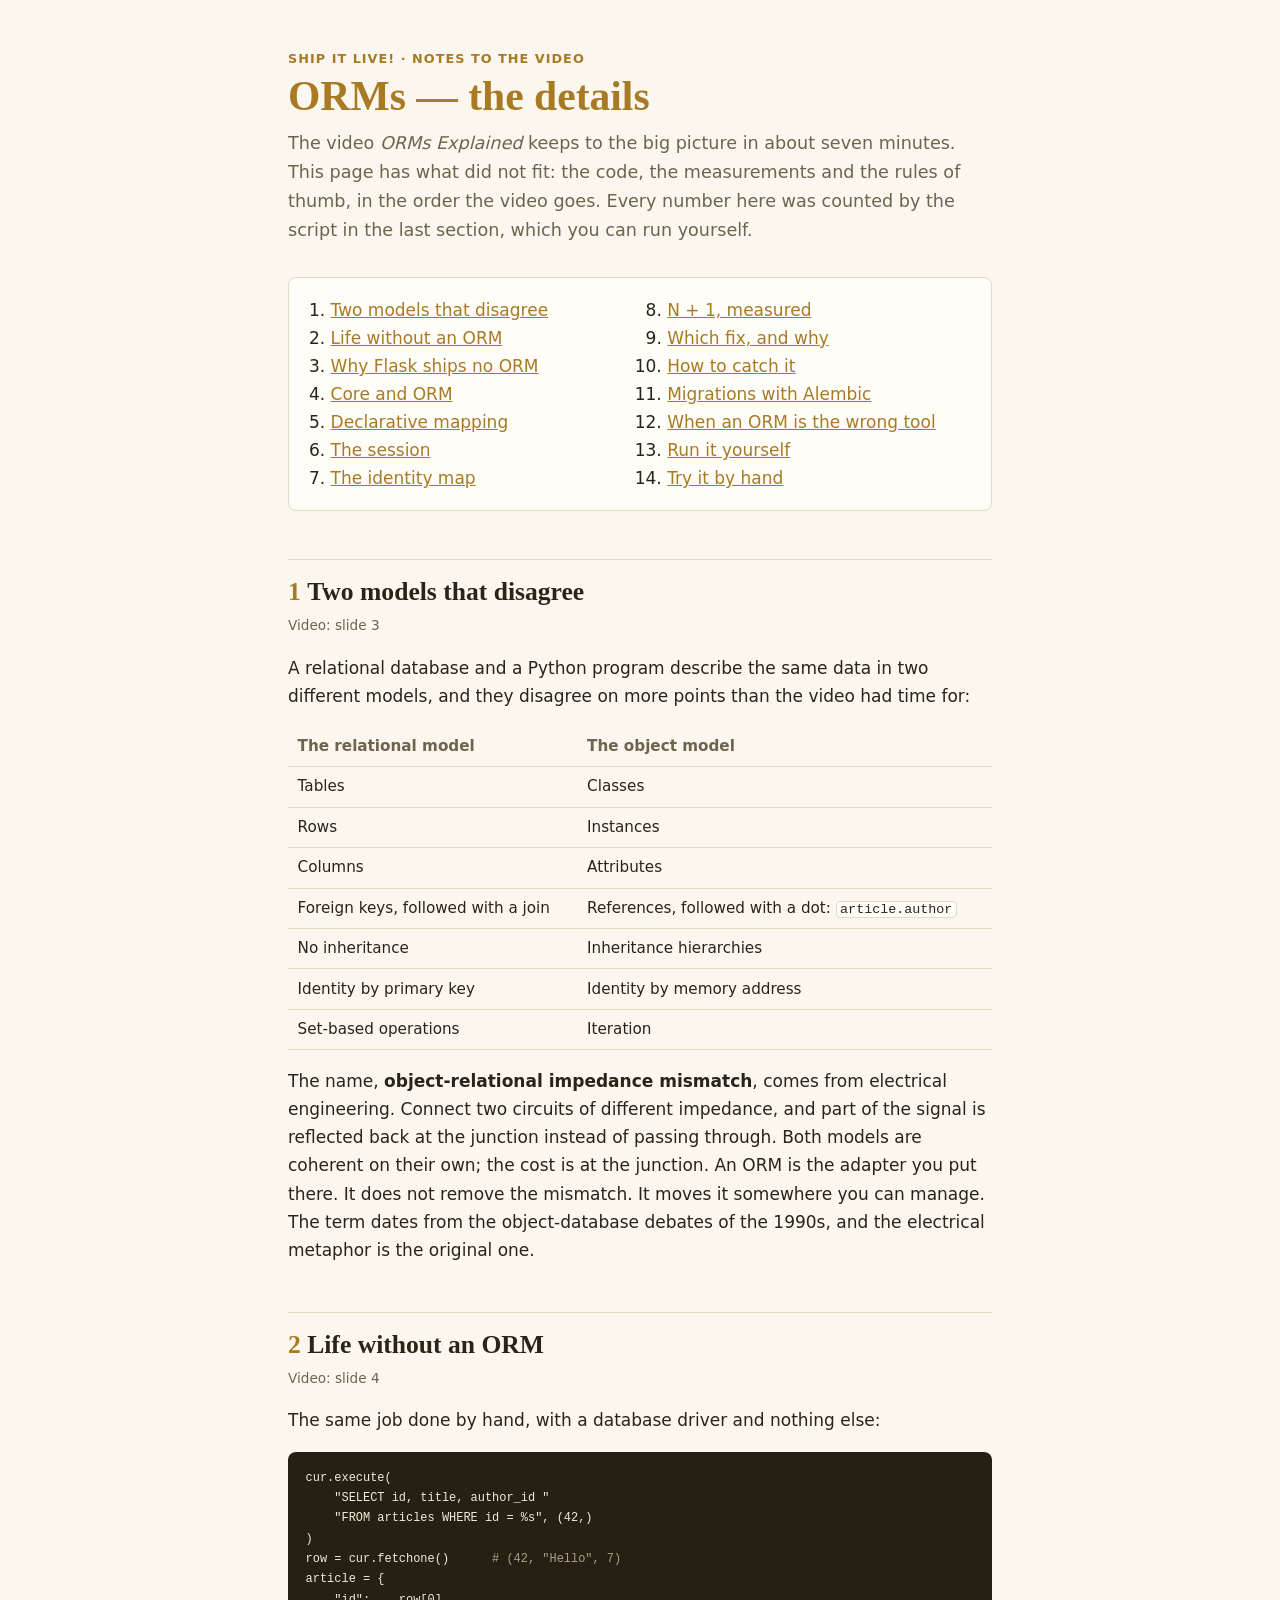
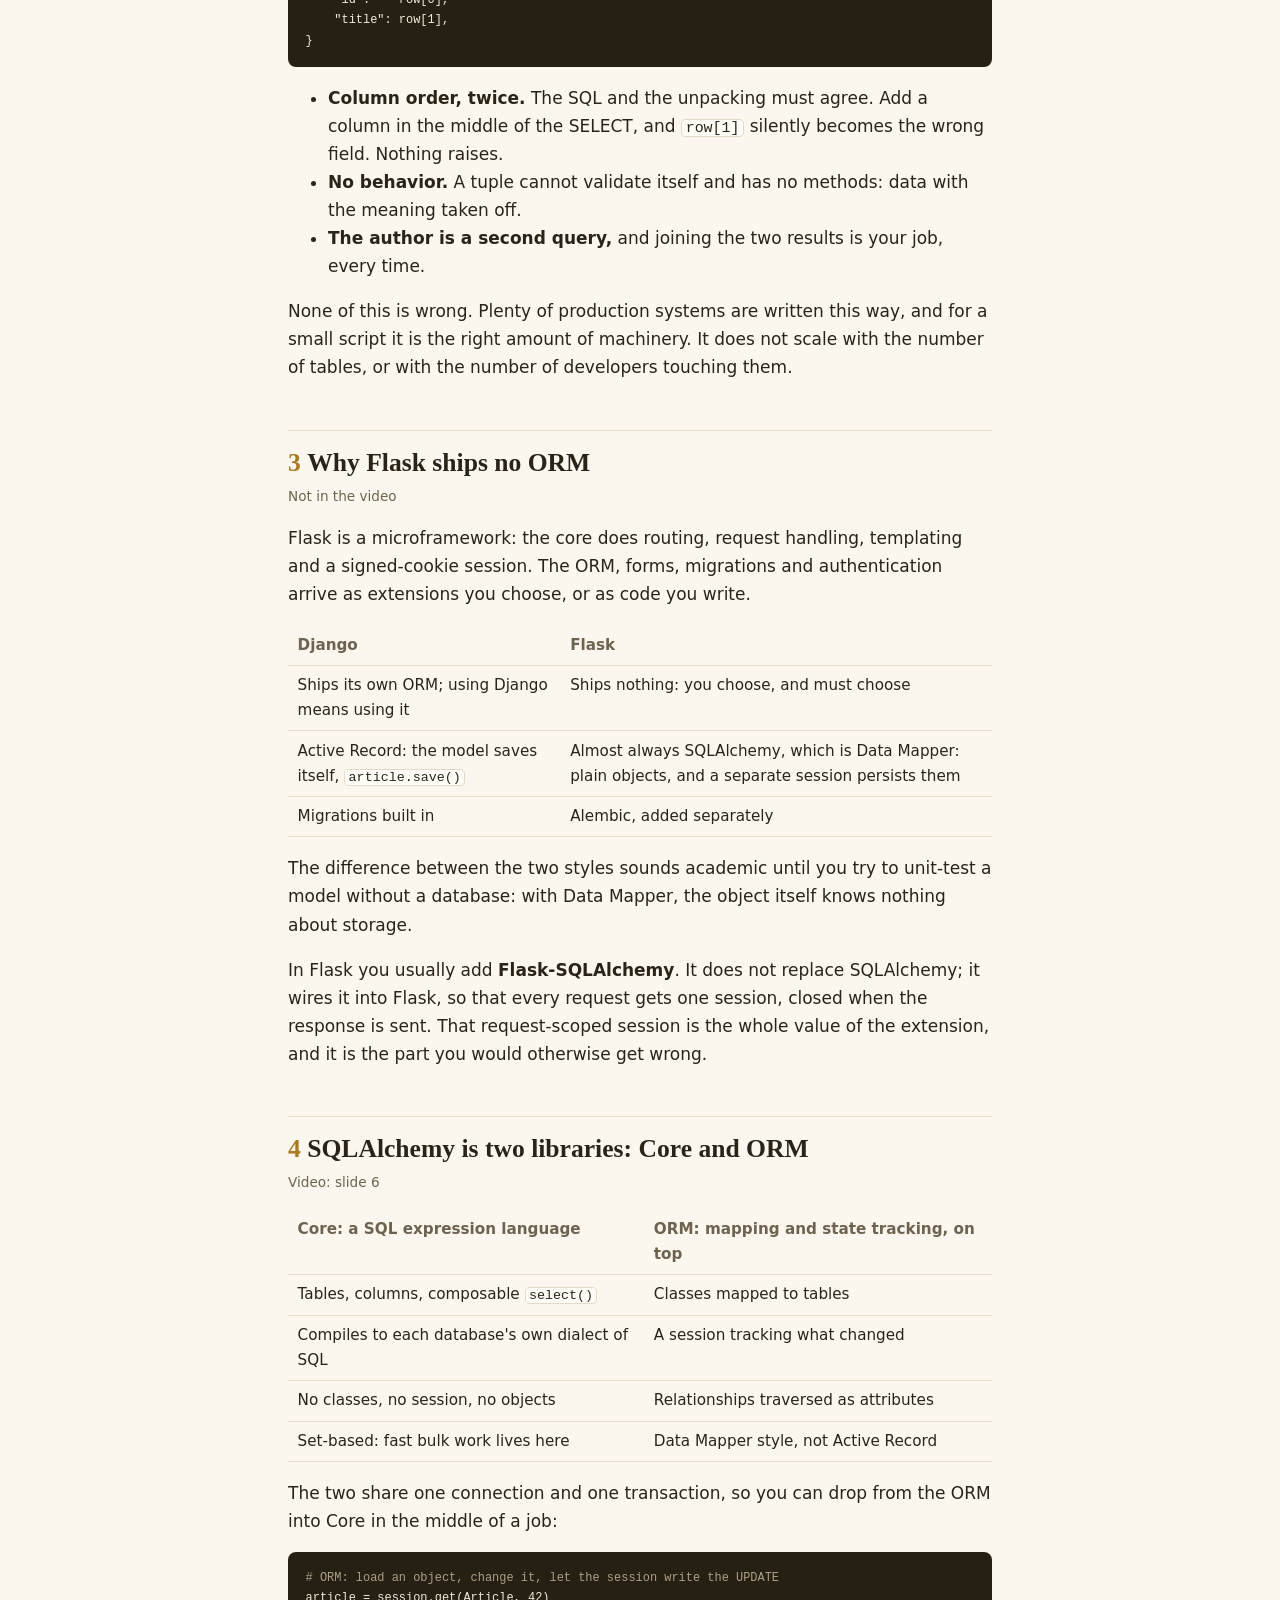
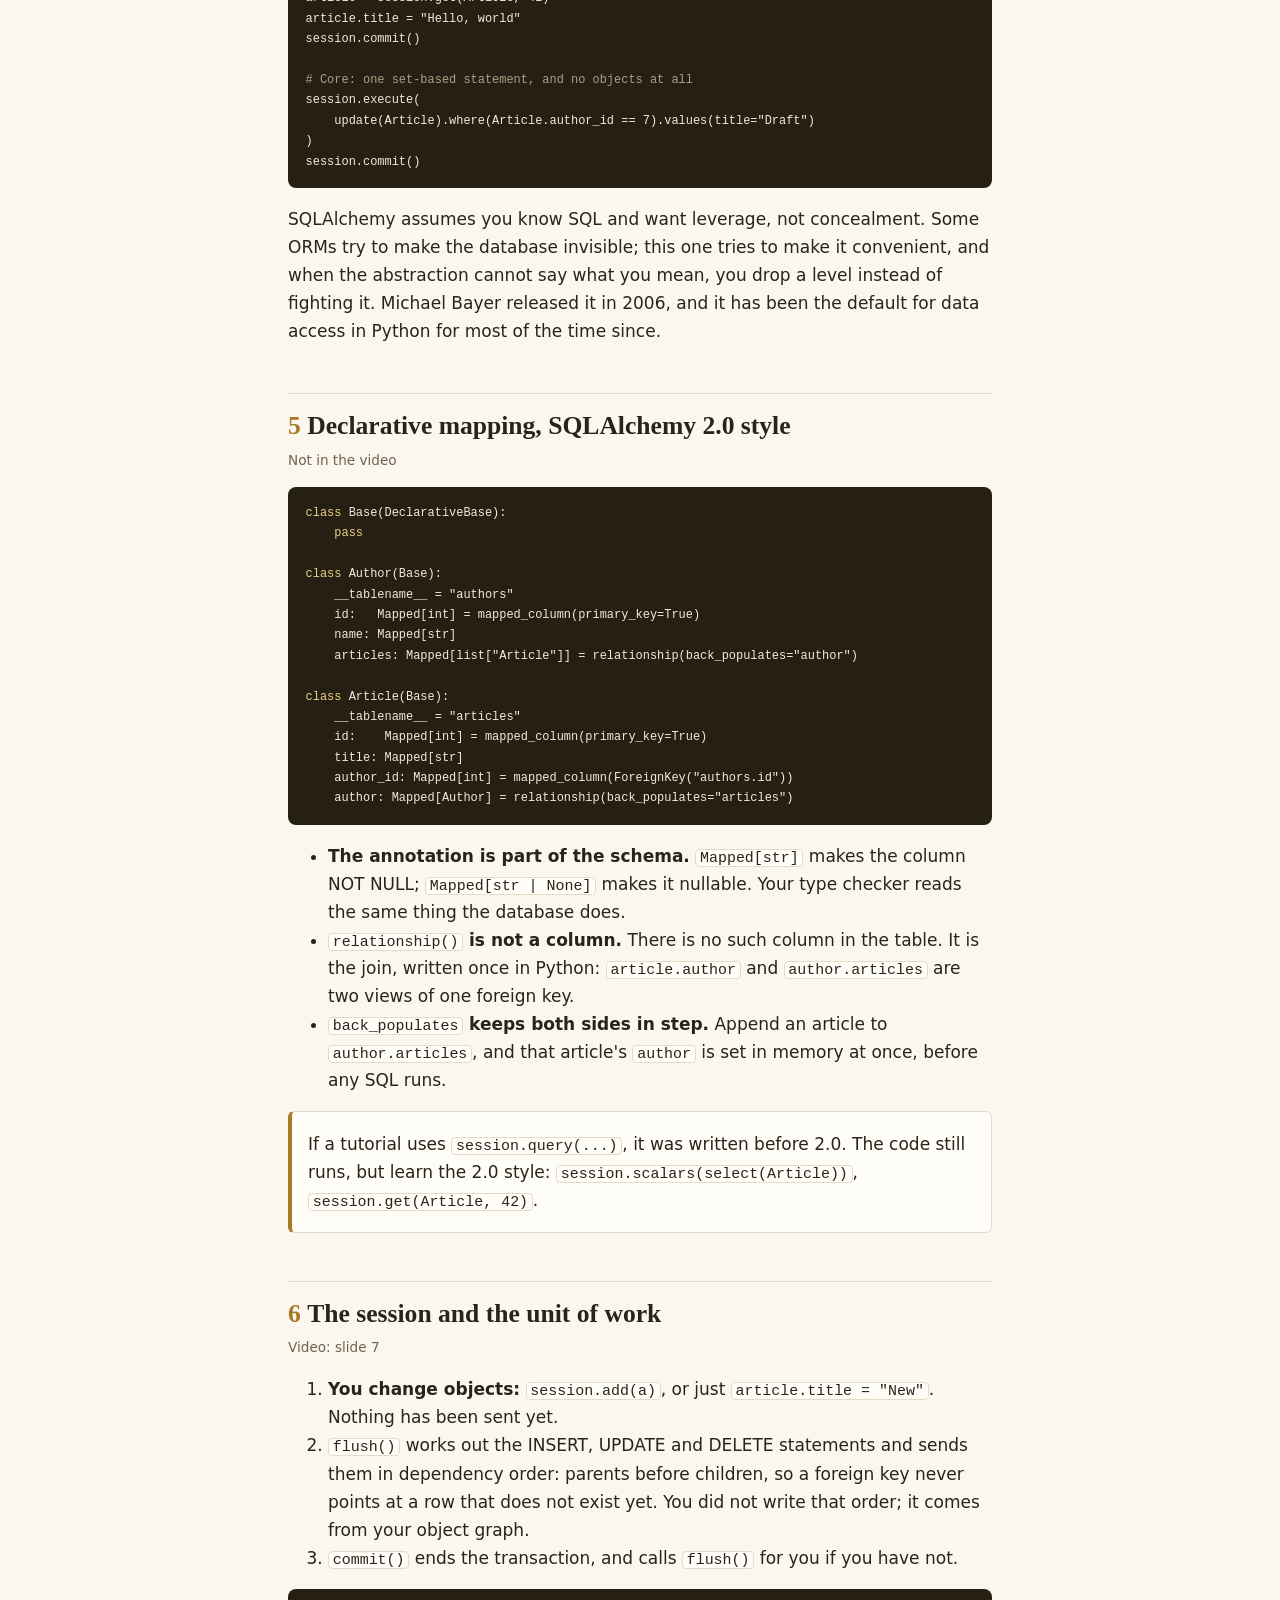
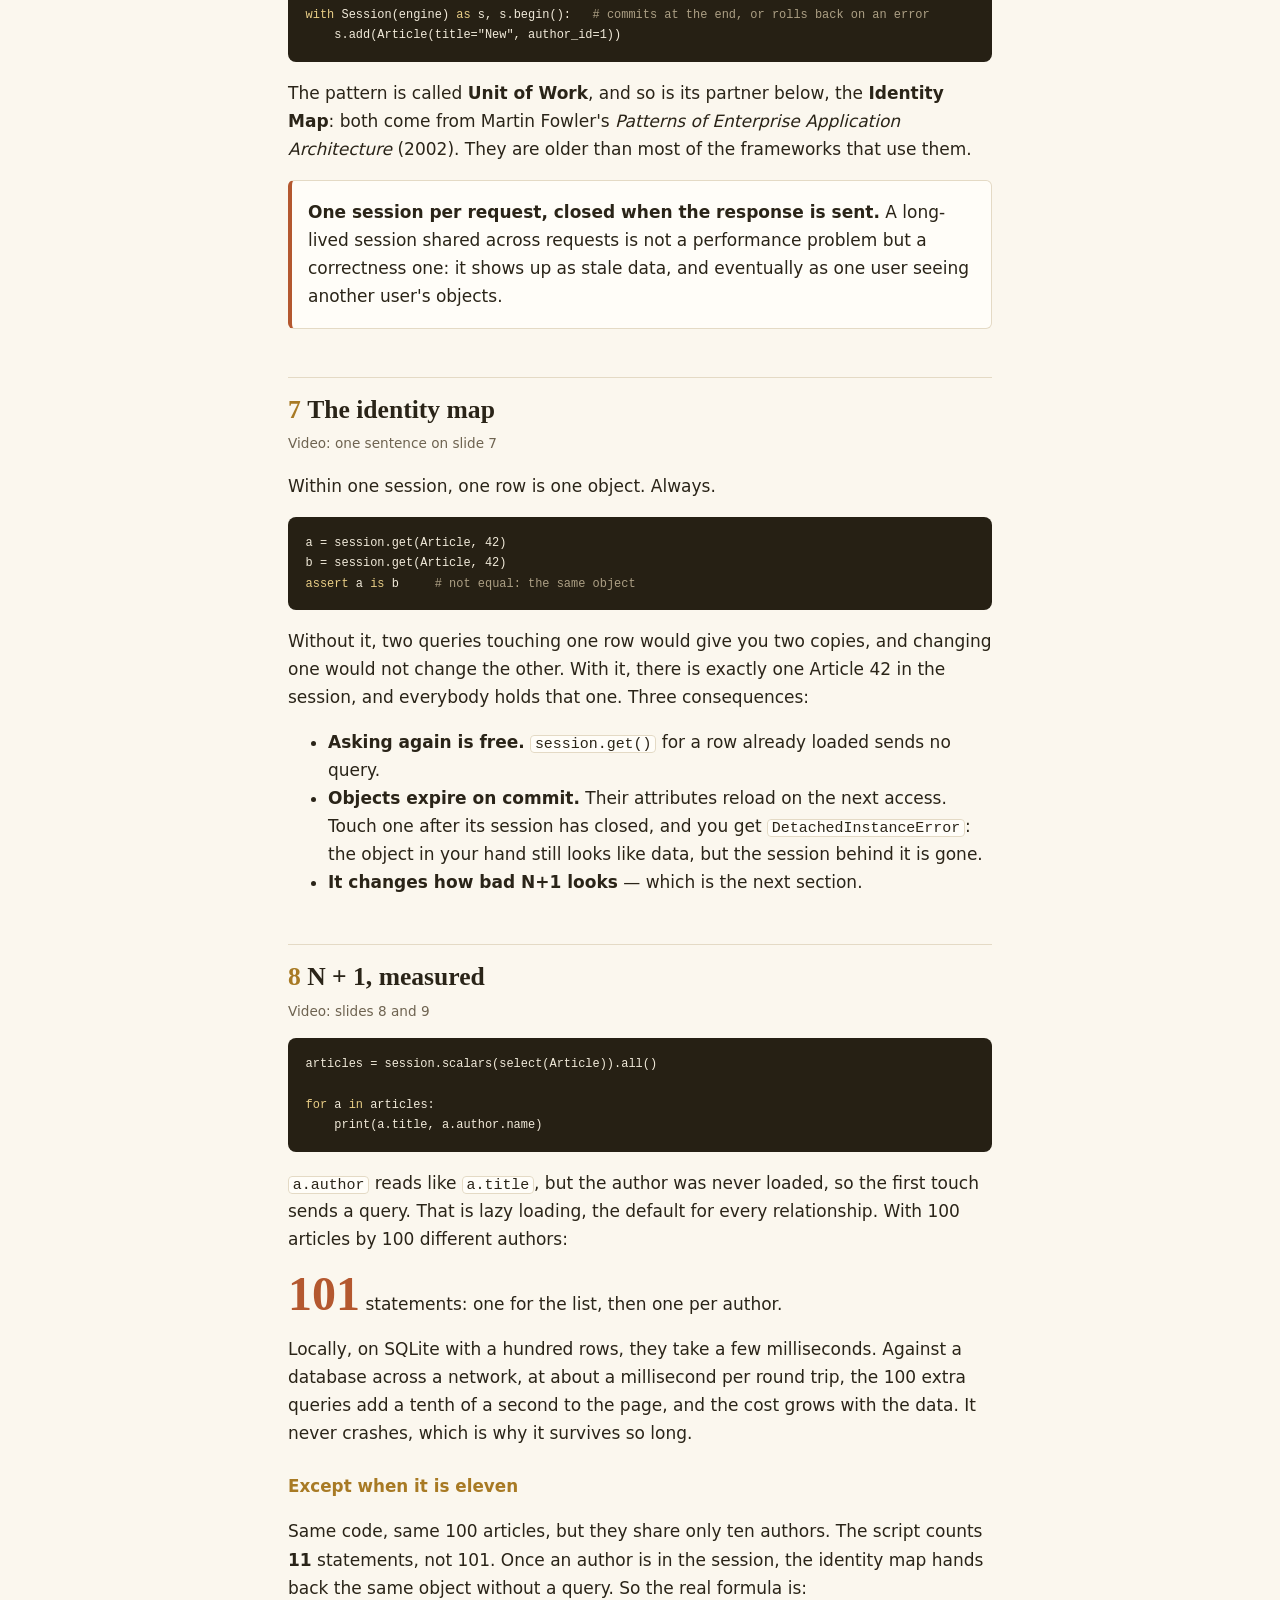
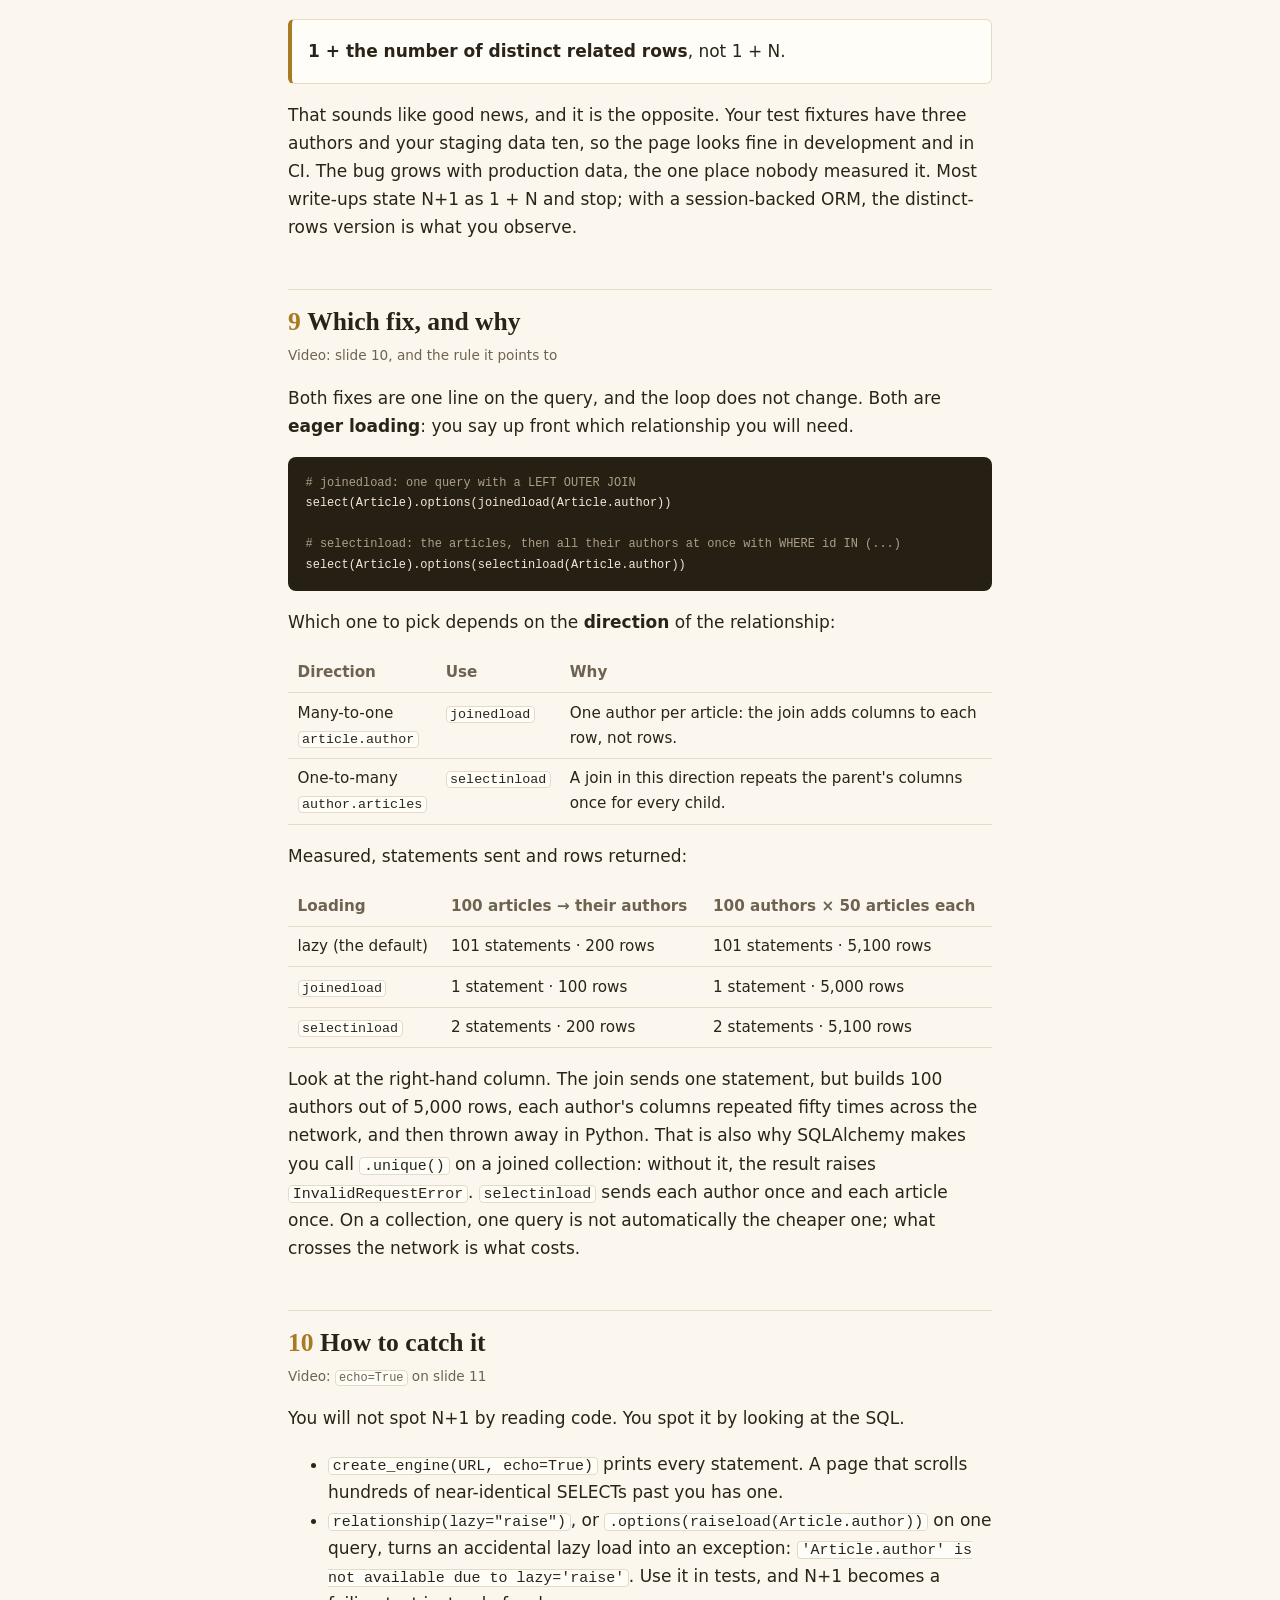
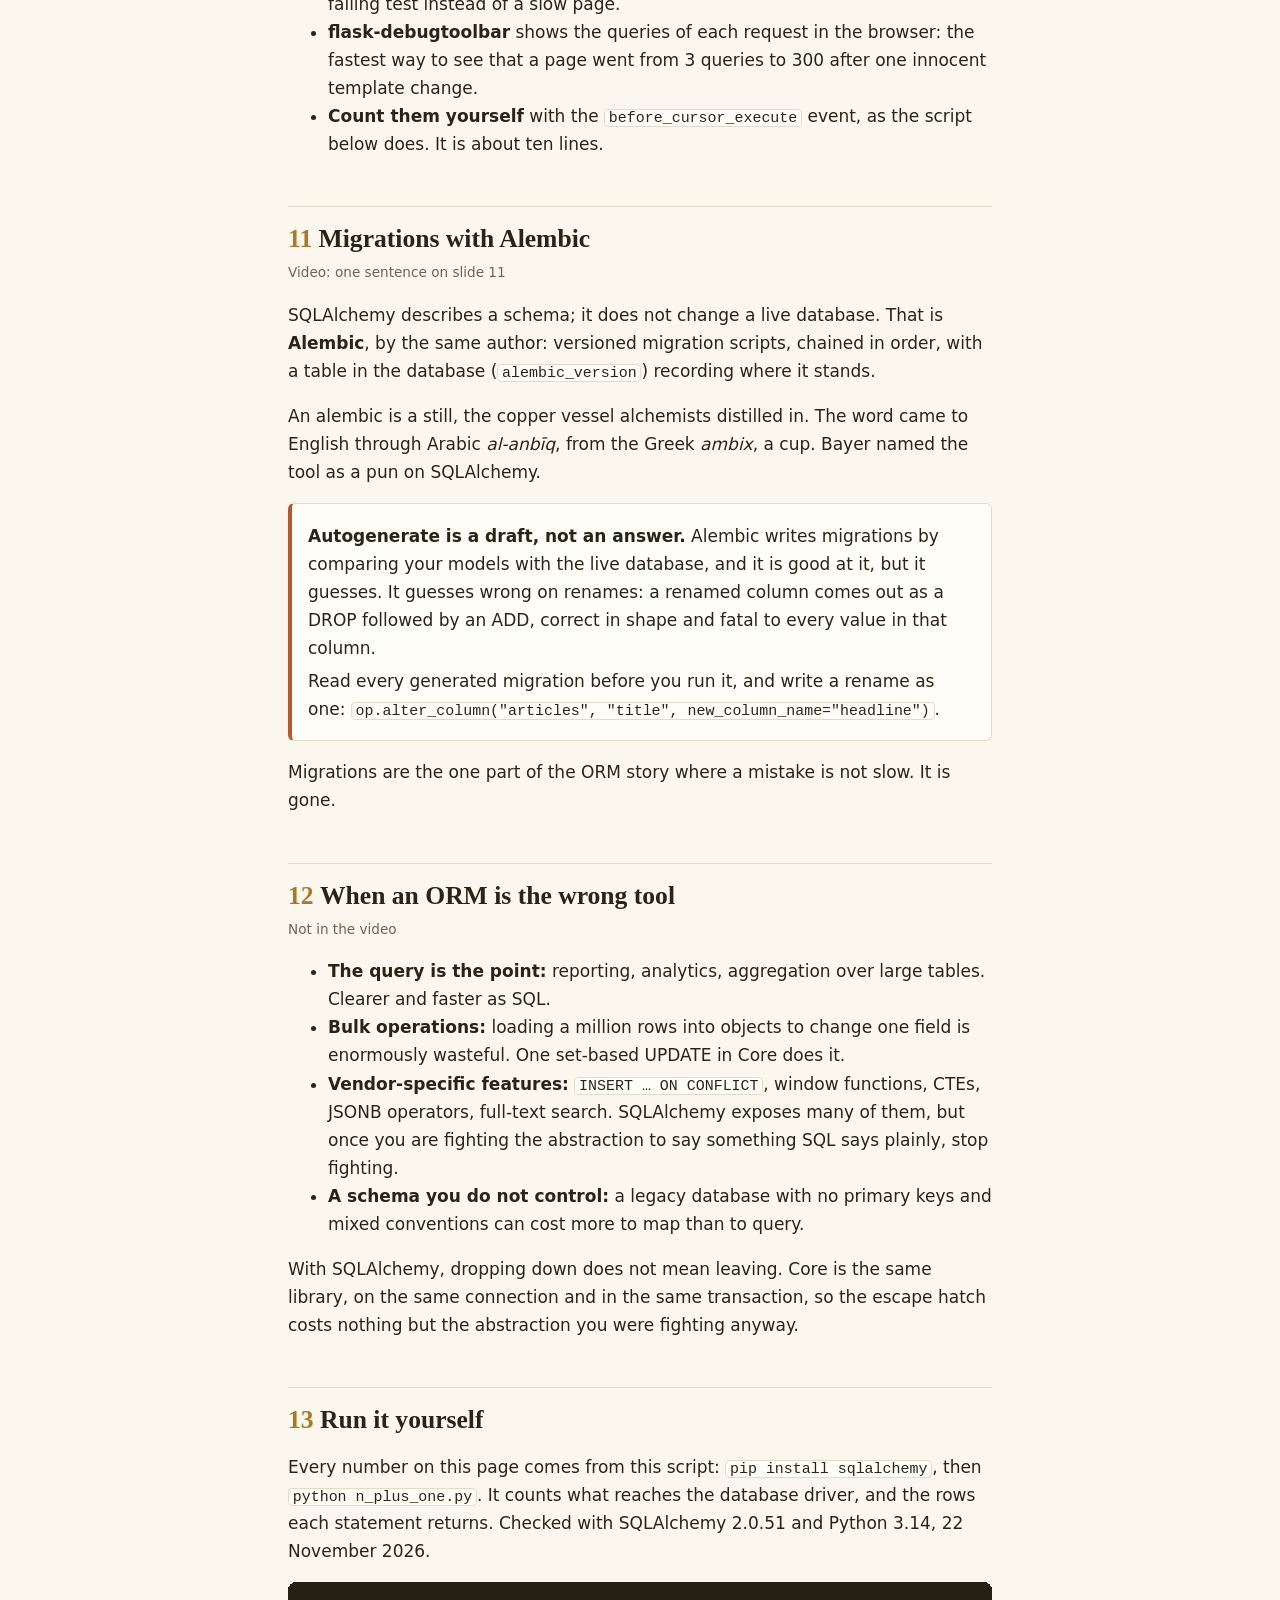
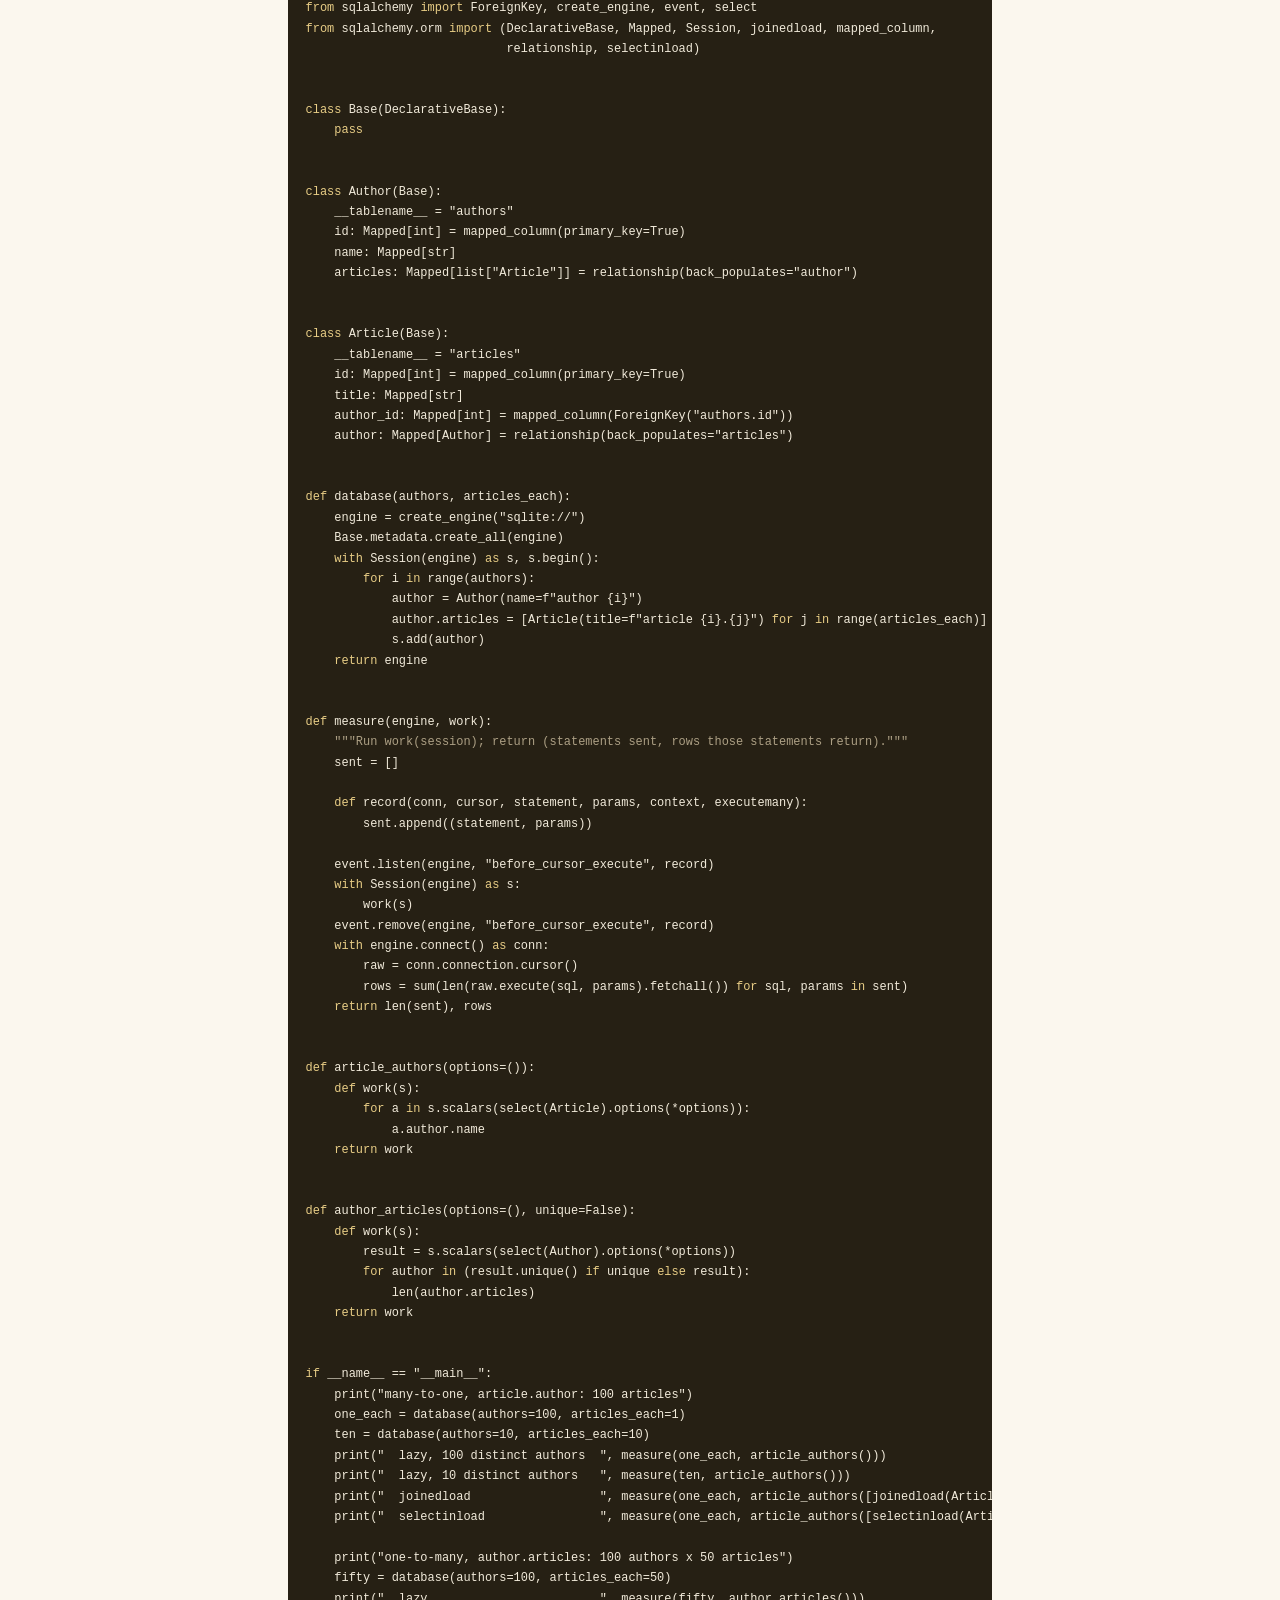
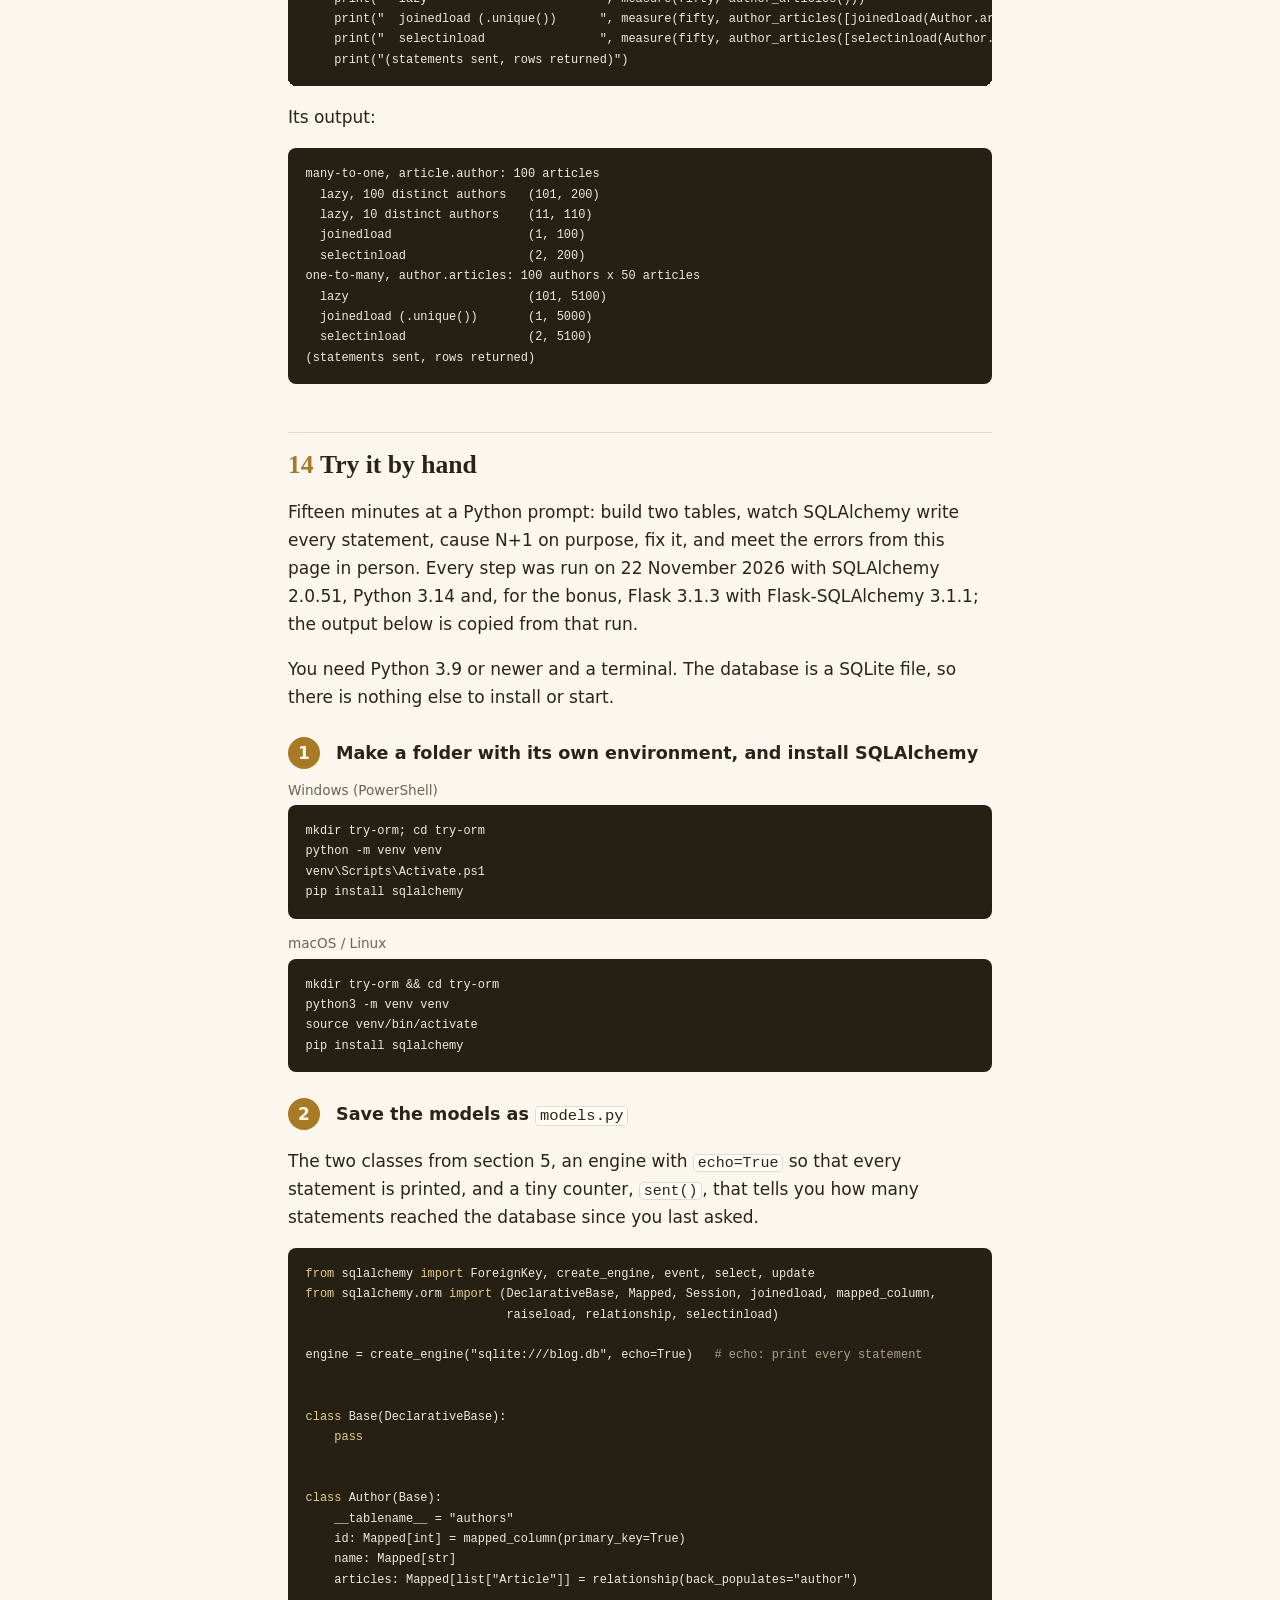
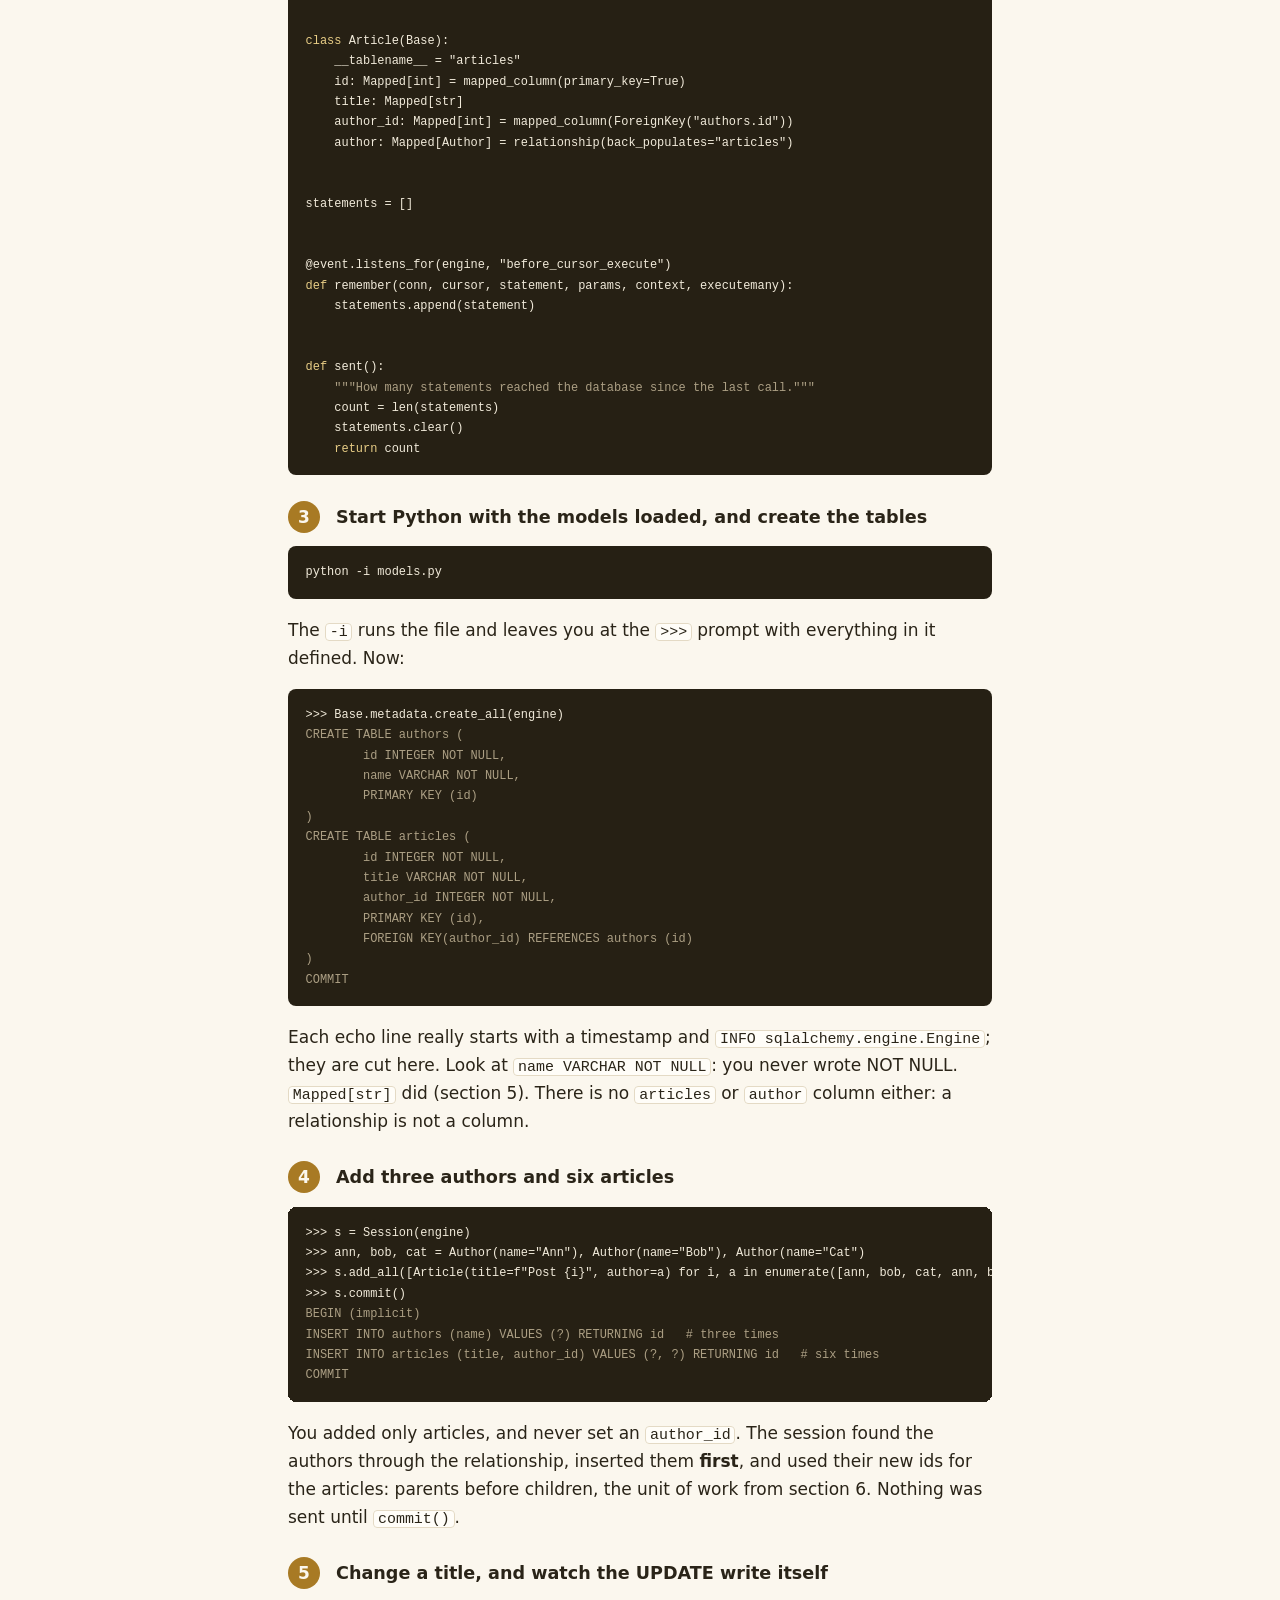
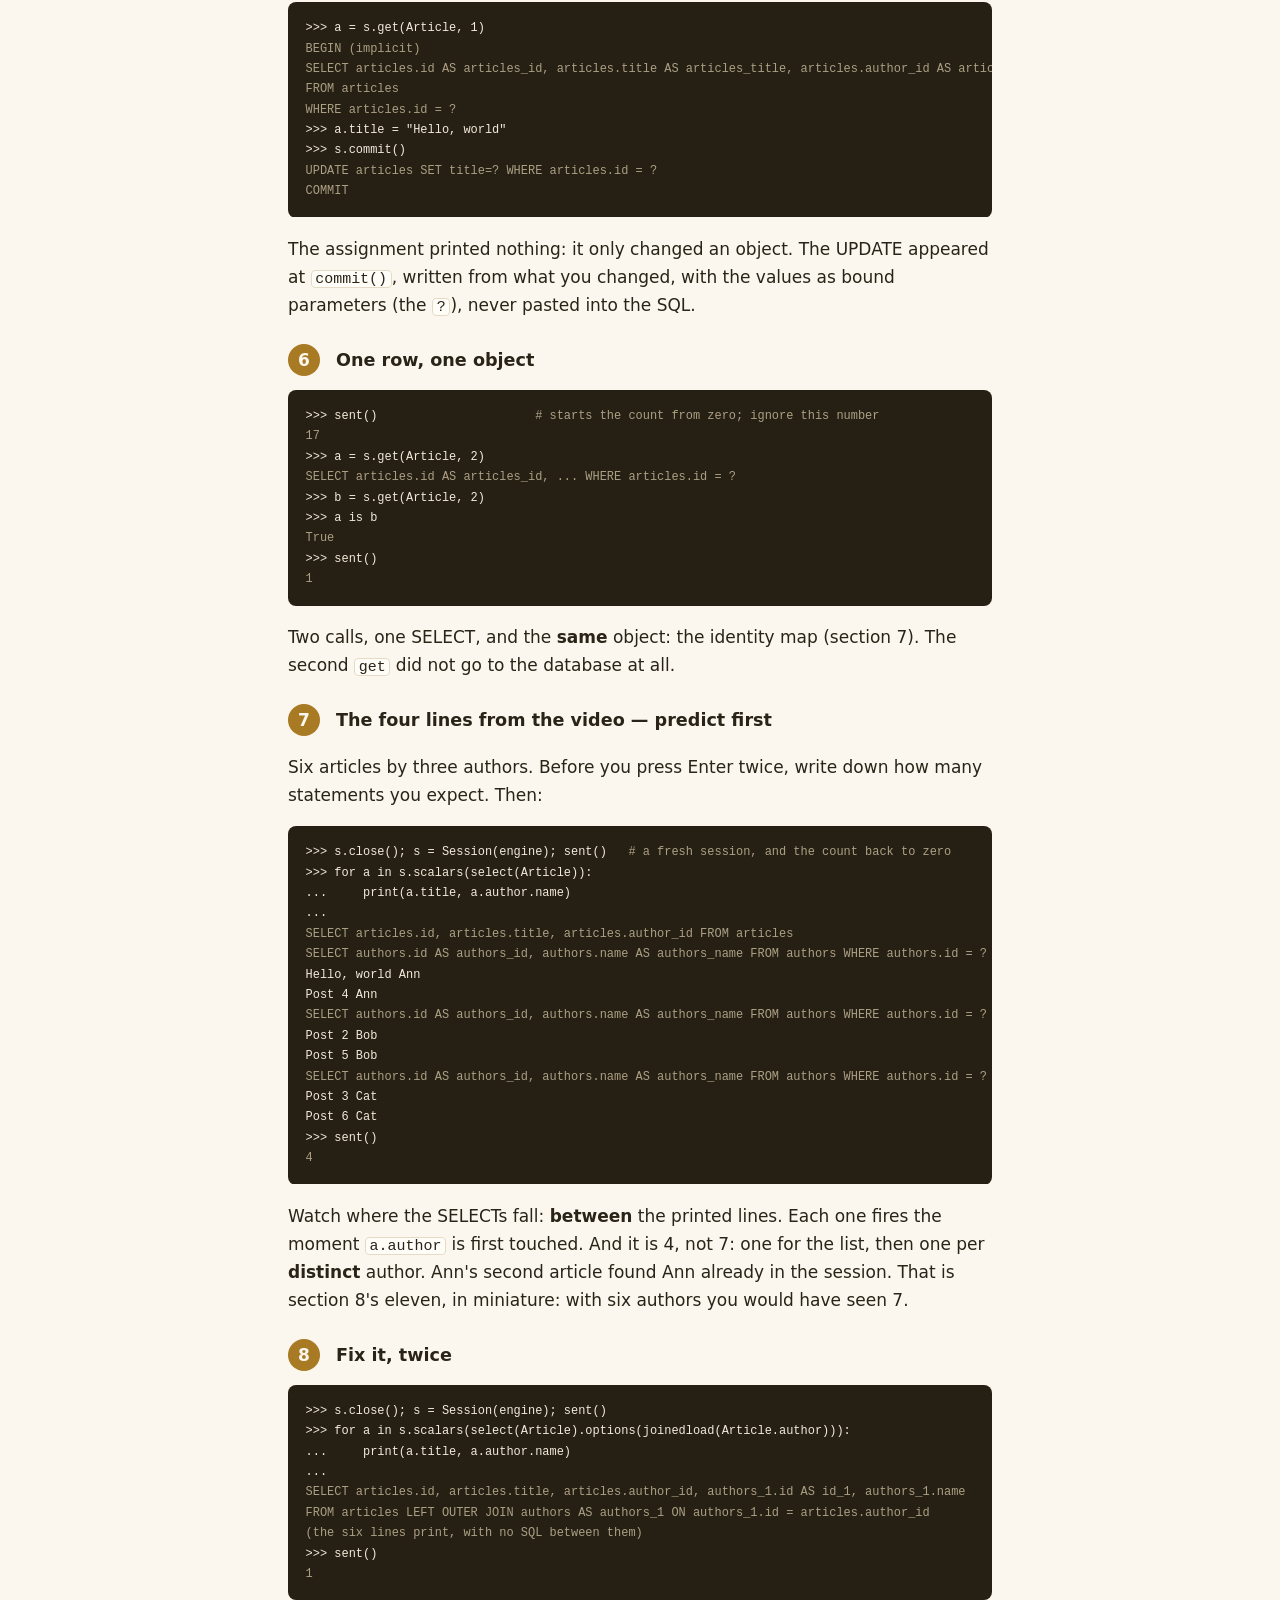
<file: notes/orms.html>
<!doctype html>
<html lang="en">
<head>
  <meta charset="utf-8">
  <meta name="viewport" content="width=device-width, initial-scale=1">
  <title>ORMs — the details | Ship It Live!</title>
  <meta name="description" content="Notes to the video ORMs Explained: the code, the measurements and the rules of thumb that did not fit in seven minutes.">
  <meta property="og:title" content="ORMs — the details">
  <meta property="og:description" content="Notes to the video ORMs Explained: N+1 measured, the identity map, joinedload or selectinload, Alembic, and when an ORM is the wrong tool.">
  <meta property="og:image" content="https://kuantor.github.io/preview.jpg">
  <meta property="og:url" content="https://kuantor.github.io/notes/orms.html">
  <meta property="og:type" content="article">
  <style>
    :root {
      --bg: #FBF7EE; --paper: #FFFDF8; --ink: #2A2418; --muted: #6E6350; --rule: #E4DAC5;
      --gold: #A87A24; --terra: #B4582F; --teal: #3F7F76;
      --code-bg: #262014; --code-ink: #F1EADA; --code-dim: #AC9F84; --code-gold: #E8CD86;
    }
    @media (prefers-color-scheme: dark) {
      :root {
        --bg: #1A150E; --paper: #241D13; --ink: #F1EADA; --muted: #AC9F84; --rule: #4A3D22;
        --gold: #C8A24B; --terra: #D0845A; --teal: #6FB0A6;
        --code-bg: #120E09; --code-ink: #F1EADA; --code-dim: #AC9F84; --code-gold: #E8CD86;
      }
    }
    * { box-sizing: border-box; }
    body { margin: 0; background: var(--bg); color: var(--ink);
           font: 17px/1.65 "Segoe UI", system-ui, -apple-system, sans-serif; }
    main { max-width: 46rem; margin: 0 auto; padding: 3rem 1rem 4rem; }
    header .kicker { color: var(--gold); font-weight: 600; letter-spacing: .08em; text-transform: uppercase; font-size: .8rem; margin: 0; }
    h1 { font: 700 2.6rem/1.1 Cambria, Georgia, serif; margin: .3rem 0 .6rem; color: var(--gold); }
    .lede { color: var(--muted); font-size: 1.1rem; margin: 0 0 2rem; }
    h2 { font: 700 1.6rem/1.25 Cambria, Georgia, serif; margin: 3rem 0 .4rem; color: var(--ink);
         padding-top: 1rem; border-top: 1px solid var(--rule); }
    h2 .n { color: var(--gold); margin-right: .4rem; }
    h3 { font-size: 1.05rem; margin: 1.6rem 0 .3rem; color: var(--gold); }
    .video { color: var(--muted); font-size: .85rem; margin: 0 0 1rem; }
    a { color: var(--gold); }
    code { font: .88em/1.4 Consolas, "Cascadia Mono", monospace; background: var(--paper);
           border: 1px solid var(--rule); border-radius: 4px; padding: 0 .25em; }
    pre { background: var(--code-bg); color: var(--code-ink); border-radius: 8px; padding: 1rem 1.1rem;
          overflow-x: auto; font: .85rem/1.5 Consolas, "Cascadia Mono", monospace; }
    pre code { background: none; border: none; padding: 0; color: inherit; }
    pre .c { color: var(--code-dim); } pre .k { color: var(--code-gold); }
    table { border-collapse: collapse; width: 100%; margin: 1rem 0; font-size: .95rem; }
    th, td { text-align: left; padding: .45rem .6rem; border-bottom: 1px solid var(--rule); vertical-align: top; }
    th { color: var(--muted); font-weight: 600; }
    td.num { font-variant-numeric: tabular-nums; white-space: nowrap; }
    .card { background: var(--paper); border: 1px solid var(--rule); border-left: 4px solid var(--gold);
            border-radius: 6px; padding: .8rem 1rem; margin: 1rem 0; }
    .card.warn { border-left-color: var(--terra); }
    .card p { margin: .3rem 0; }
    .big { font: 700 3rem/1 Cambria, Georgia, serif; color: var(--terra); }
    nav.toc { background: var(--paper); border: 1px solid var(--rule); border-radius: 8px; padding: .8rem 1.2rem; }
    nav.toc ol { margin: .3rem 0; padding-left: 1.4rem; columns: 2; column-gap: 2rem; }
    nav.toc li { break-inside: avoid; }
    footer { margin-top: 4rem; padding-top: 1rem; border-top: 1px solid var(--rule); color: var(--muted); font-size: .9rem; }
    .step { display: grid; grid-template-columns: 2.2rem 1fr; gap: .2rem .8rem; margin: 1.6rem 0 .4rem; align-items: baseline; }
    .step .num { background: var(--gold); color: var(--bg); border-radius: 50%; width: 2rem; height: 2rem;
                 display: inline-flex; align-items: center; justify-content: center; font-weight: 700; }
    .step h3 { margin: 0; color: var(--ink); font-size: 1.1rem; }
    .os { color: var(--muted); font-size: .85rem; margin: .6rem 0 -.6rem; }
    pre .out { color: var(--code-dim); }
    @media (max-width: 560px) { nav.toc ol { columns: 1; } h1 { font-size: 2rem; } td.num { white-space: normal; } }
  </style>
</head>
<body>
<main>
<header>
  <p class="kicker">Ship It Live! · notes to the video</p>
  <h1>ORMs — the details</h1>
  <p class="lede">The video <i>ORMs Explained</i> keeps to the big picture in about seven minutes. This page has what did not fit: the code, the measurements and the rules of thumb, in the order the video goes. Every number here was counted by the script in the last section, which you can run yourself.</p>
</header>

<nav class="toc" aria-label="Contents">
  <ol>
    <li><a href="#mismatch">Two models that disagree</a></li>
    <li><a href="#by-hand">Life without an ORM</a></li>
    <li><a href="#flask">Why Flask ships no ORM</a></li>
    <li><a href="#core">Core and ORM</a></li>
    <li><a href="#mapping">Declarative mapping</a></li>
    <li><a href="#session">The session</a></li>
    <li><a href="#identity">The identity map</a></li>
    <li><a href="#n-plus-one">N + 1, measured</a></li>
    <li><a href="#fixes">Which fix, and why</a></li>
    <li><a href="#catch">How to catch it</a></li>
    <li><a href="#alembic">Migrations with Alembic</a></li>
    <li><a href="#wrong-tool">When an ORM is the wrong tool</a></li>
    <li><a href="#script">Run it yourself</a></li>
    <li><a href="#try-it">Try it by hand</a></li>
  </ol>
</nav>

<h2 id="mismatch"><span class="n">1</span>Two models that disagree</h2>
<p class="video">Video: slide 3</p>
<p>A relational database and a Python program describe the same data in two different models, and they disagree on more points than the video had time for:</p>
<table>
  <tr><th>The relational model</th><th>The object model</th></tr>
  <tr><td>Tables</td><td>Classes</td></tr>
  <tr><td>Rows</td><td>Instances</td></tr>
  <tr><td>Columns</td><td>Attributes</td></tr>
  <tr><td>Foreign keys, followed with a join</td><td>References, followed with a dot: <code>article.author</code></td></tr>
  <tr><td>No inheritance</td><td>Inheritance hierarchies</td></tr>
  <tr><td>Identity by primary key</td><td>Identity by memory address</td></tr>
  <tr><td>Set-based operations</td><td>Iteration</td></tr>
</table>
<p>The name, <b>object-relational impedance mismatch</b>, comes from electrical engineering. Connect two circuits of different impedance, and part of the signal is reflected back at the junction instead of passing through. Both models are coherent on their own; the cost is at the junction. An ORM is the adapter you put there. It does not remove the mismatch. It moves it somewhere you can manage. The term dates from the object-database debates of the 1990s, and the electrical metaphor is the original one.</p>

<h2 id="by-hand"><span class="n">2</span>Life without an ORM</h2>
<p class="video">Video: slide 4</p>
<p>The same job done by hand, with a database driver and nothing else:</p>
<pre><code>cur.execute(
    "SELECT id, title, author_id "
    "FROM articles WHERE id = %s", (42,)
)
row = cur.fetchone()      <span class="c"># (42, "Hello", 7)</span>
article = {
    "id":    row[0],
    "title": row[1],
}</code></pre>
<ul>
  <li><b>Column order, twice.</b> The SQL and the unpacking must agree. Add a column in the middle of the SELECT, and <code>row[1]</code> silently becomes the wrong field. Nothing raises.</li>
  <li><b>No behavior.</b> A tuple cannot validate itself and has no methods: data with the meaning taken off.</li>
  <li><b>The author is a second query,</b> and joining the two results is your job, every time.</li>
</ul>
<p>None of this is wrong. Plenty of production systems are written this way, and for a small script it is the right amount of machinery. It does not scale with the number of tables, or with the number of developers touching them.</p>

<h2 id="flask"><span class="n">3</span>Why Flask ships no ORM</h2>
<p class="video">Not in the video</p>
<p>Flask is a microframework: the core does routing, request handling, templating and a signed-cookie session. The ORM, forms, migrations and authentication arrive as extensions you choose, or as code you write.</p>
<table>
  <tr><th>Django</th><th>Flask</th></tr>
  <tr><td>Ships its own ORM; using Django means using it</td><td>Ships nothing: you choose, and must choose</td></tr>
  <tr><td>Active Record: the model saves itself, <code>article.save()</code></td><td>Almost always SQLAlchemy, which is Data Mapper: plain objects, and a separate session persists them</td></tr>
  <tr><td>Migrations built in</td><td>Alembic, added separately</td></tr>
</table>
<p>The difference between the two styles sounds academic until you try to unit-test a model without a database: with Data Mapper, the object itself knows nothing about storage.</p>
<p>In Flask you usually add <b>Flask-SQLAlchemy</b>. It does not replace SQLAlchemy; it wires it into Flask, so that every request gets one session, closed when the response is sent. That request-scoped session is the whole value of the extension, and it is the part you would otherwise get wrong.</p>

<h2 id="core"><span class="n">4</span>SQLAlchemy is two libraries: Core and ORM</h2>
<p class="video">Video: slide 6</p>
<table>
  <tr><th>Core: a SQL expression language</th><th>ORM: mapping and state tracking, on top</th></tr>
  <tr><td>Tables, columns, composable <code>select()</code></td><td>Classes mapped to tables</td></tr>
  <tr><td>Compiles to each database's own dialect of SQL</td><td>A session tracking what changed</td></tr>
  <tr><td>No classes, no session, no objects</td><td>Relationships traversed as attributes</td></tr>
  <tr><td>Set-based: fast bulk work lives here</td><td>Data Mapper style, not Active Record</td></tr>
</table>
<p>The two share one connection and one transaction, so you can drop from the ORM into Core in the middle of a job:</p>
<pre><code><span class="c"># ORM: load an object, change it, let the session write the UPDATE</span>
article = session.get(Article, 42)
article.title = "Hello, world"
session.commit()

<span class="c"># Core: one set-based statement, and no objects at all</span>
session.execute(
    update(Article).where(Article.author_id == 7).values(title="Draft")
)
session.commit()</code></pre>
<p>SQLAlchemy assumes you know SQL and want leverage, not concealment. Some ORMs try to make the database invisible; this one tries to make it convenient, and when the abstraction cannot say what you mean, you drop a level instead of fighting it. Michael Bayer released it in 2006, and it has been the default for data access in Python for most of the time since.</p>

<h2 id="mapping"><span class="n">5</span>Declarative mapping, SQLAlchemy 2.0 style</h2>
<p class="video">Not in the video</p>
<pre><code><span class="k">class</span> Base(DeclarativeBase):
    <span class="k">pass</span>

<span class="k">class</span> Author(Base):
    __tablename__ = "authors"
    id:   Mapped[int] = mapped_column(primary_key=True)
    name: Mapped[str]
    articles: Mapped[list["Article"]] = relationship(back_populates="author")

<span class="k">class</span> Article(Base):
    __tablename__ = "articles"
    id:    Mapped[int] = mapped_column(primary_key=True)
    title: Mapped[str]
    author_id: Mapped[int] = mapped_column(ForeignKey("authors.id"))
    author: Mapped[Author] = relationship(back_populates="articles")</code></pre>
<ul>
  <li><b>The annotation is part of the schema.</b> <code>Mapped[str]</code> makes the column NOT NULL; <code>Mapped[str | None]</code> makes it nullable. Your type checker reads the same thing the database does.</li>
  <li><b><code>relationship()</code> is not a column.</b> There is no such column in the table. It is the join, written once in Python: <code>article.author</code> and <code>author.articles</code> are two views of one foreign key.</li>
  <li><b><code>back_populates</code> keeps both sides in step.</b> Append an article to <code>author.articles</code>, and that article's <code>author</code> is set in memory at once, before any SQL runs.</li>
</ul>
<div class="card"><p>If a tutorial uses <code>session.query(...)</code>, it was written before 2.0. The code still runs, but learn the 2.0 style: <code>session.scalars(select(Article))</code>, <code>session.get(Article, 42)</code>.</p></div>

<h2 id="session"><span class="n">6</span>The session and the unit of work</h2>
<p class="video">Video: slide 7</p>
<ol>
  <li><b>You change objects:</b> <code>session.add(a)</code>, or just <code>article.title = "New"</code>. Nothing has been sent yet.</li>
  <li><b><code>flush()</code></b> works out the INSERT, UPDATE and DELETE statements and sends them in dependency order: parents before children, so a foreign key never points at a row that does not exist yet. You did not write that order; it comes from your object graph.</li>
  <li><b><code>commit()</code></b> ends the transaction, and calls <code>flush()</code> for you if you have not.</li>
</ol>
<pre><code><span class="k">with</span> Session(engine) <span class="k">as</span> s, s.begin():   <span class="c"># commits at the end, or rolls back on an error</span>
    s.add(Article(title="New", author_id=1))</code></pre>
<p>The pattern is called <b>Unit of Work</b>, and so is its partner below, the <b>Identity Map</b>: both come from Martin Fowler's <i>Patterns of Enterprise Application Architecture</i> (2002). They are older than most of the frameworks that use them.</p>
<div class="card warn"><p><b>One session per request, closed when the response is sent.</b> A long-lived session shared across requests is not a performance problem but a correctness one: it shows up as stale data, and eventually as one user seeing another user's objects.</p></div>

<h2 id="identity"><span class="n">7</span>The identity map</h2>
<p class="video">Video: one sentence on slide 7</p>
<p>Within one session, one row is one object. Always.</p>
<pre><code>a = session.get(Article, 42)
b = session.get(Article, 42)
<span class="k">assert</span> a <span class="k">is</span> b     <span class="c"># not equal: the same object</span></code></pre>
<p>Without it, two queries touching one row would give you two copies, and changing one would not change the other. With it, there is exactly one Article 42 in the session, and everybody holds that one. Three consequences:</p>
<ul>
  <li><b>Asking again is free.</b> <code>session.get()</code> for a row already loaded sends no query.</li>
  <li><b>Objects expire on commit.</b> Their attributes reload on the next access. Touch one after its session has closed, and you get <code>DetachedInstanceError</code>: the object in your hand still looks like data, but the session behind it is gone.</li>
  <li><b>It changes how bad N+1 looks</b> — which is the next section.</li>
</ul>

<h2 id="n-plus-one"><span class="n">8</span>N + 1, measured</h2>
<p class="video">Video: slides 8 and 9</p>
<pre><code>articles = session.scalars(select(Article)).all()

<span class="k">for</span> a <span class="k">in</span> articles:
    print(a.title, a.author.name)</code></pre>
<p><code>a.author</code> reads like <code>a.title</code>, but the author was never loaded, so the first touch sends a query. That is lazy loading, the default for every relationship. With 100 articles by 100 different authors:</p>
<p><span class="big">101</span> statements: one for the list, then one per author.</p>
<p>Locally, on SQLite with a hundred rows, they take a few milliseconds. Against a database across a network, at about a millisecond per round trip, the 100 extra queries add a tenth of a second to the page, and the cost grows with the data. It never crashes, which is why it survives so long.</p>
<h3>Except when it is eleven</h3>
<p>Same code, same 100 articles, but they share only ten authors. The script counts <b>11</b> statements, not 101. Once an author is in the session, the identity map hands back the same object without a query. So the real formula is:</p>
<div class="card"><p><b>1 + the number of distinct related rows</b>, not 1 + N.</p></div>
<p>That sounds like good news, and it is the opposite. Your test fixtures have three authors and your staging data ten, so the page looks fine in development and in CI. The bug grows with production data, the one place nobody measured it. Most write-ups state N+1 as 1 + N and stop; with a session-backed ORM, the distinct-rows version is what you observe.</p>

<h2 id="fixes"><span class="n">9</span>Which fix, and why</h2>
<p class="video">Video: slide 10, and the rule it points to</p>
<p>Both fixes are one line on the query, and the loop does not change. Both are <b>eager loading</b>: you say up front which relationship you will need.</p>
<pre><code><span class="c"># joinedload: one query with a LEFT OUTER JOIN</span>
select(Article).options(joinedload(Article.author))

<span class="c"># selectinload: the articles, then all their authors at once with WHERE id IN (...)</span>
select(Article).options(selectinload(Article.author))</code></pre>
<p>Which one to pick depends on the <b>direction</b> of the relationship:</p>
<table>
  <tr><th>Direction</th><th>Use</th><th>Why</th></tr>
  <tr><td>Many-to-one<br><code>article.author</code></td><td><code>joinedload</code></td><td>One author per article: the join adds columns to each row, not rows.</td></tr>
  <tr><td>One-to-many<br><code>author.articles</code></td><td><code>selectinload</code></td><td>A join in this direction repeats the parent's columns once for every child.</td></tr>
</table>
<p>Measured, statements sent and rows returned:</p>
<table>
  <tr><th>Loading</th><th>100 articles → their authors</th><th>100 authors × 50 articles each</th></tr>
  <tr><td>lazy (the default)</td><td class="num">101 statements · 200 rows</td><td class="num">101 statements · 5,100 rows</td></tr>
  <tr><td><code>joinedload</code></td><td class="num">1 statement · 100 rows</td><td class="num">1 statement · 5,000 rows</td></tr>
  <tr><td><code>selectinload</code></td><td class="num">2 statements · 200 rows</td><td class="num">2 statements · 5,100 rows</td></tr>
</table>
<p>Look at the right-hand column. The join sends one statement, but builds 100 authors out of 5,000 rows, each author's columns repeated fifty times across the network, and then thrown away in Python. That is also why SQLAlchemy makes you call <code>.unique()</code> on a joined collection: without it, the result raises <code>InvalidRequestError</code>. <code>selectinload</code> sends each author once and each article once. On a collection, one query is not automatically the cheaper one; what crosses the network is what costs.</p>

<h2 id="catch"><span class="n">10</span>How to catch it</h2>
<p class="video">Video: <code>echo=True</code> on slide 11</p>
<p>You will not spot N+1 by reading code. You spot it by looking at the SQL.</p>
<ul>
  <li><b><code>create_engine(URL, echo=True)</code></b> prints every statement. A page that scrolls hundreds of near-identical SELECTs past you has one.</li>
  <li><b><code>relationship(lazy="raise")</code></b>, or <code>.options(raiseload(Article.author))</code> on one query, turns an accidental lazy load into an exception: <code>'Article.author' is not available due to lazy='raise'</code>. Use it in tests, and N+1 becomes a failing test instead of a slow page.</li>
  <li><b>flask-debugtoolbar</b> shows the queries of each request in the browser: the fastest way to see that a page went from 3 queries to 300 after one innocent template change.</li>
  <li><b>Count them yourself</b> with the <code>before_cursor_execute</code> event, as the script below does. It is about ten lines.</li>
</ul>

<h2 id="alembic"><span class="n">11</span>Migrations with Alembic</h2>
<p class="video">Video: one sentence on slide 11</p>
<p>SQLAlchemy describes a schema; it does not change a live database. That is <b>Alembic</b>, by the same author: versioned migration scripts, chained in order, with a table in the database (<code>alembic_version</code>) recording where it stands.</p>
<p>An alembic is a still, the copper vessel alchemists distilled in. The word came to English through Arabic <i>al-anbīq</i>, from the Greek <i>ambix</i>, a cup. Bayer named the tool as a pun on SQLAlchemy.</p>
<div class="card warn">
  <p><b>Autogenerate is a draft, not an answer.</b> Alembic writes migrations by comparing your models with the live database, and it is good at it, but it guesses. It guesses wrong on renames: a renamed column comes out as a DROP followed by an ADD, correct in shape and fatal to every value in that column.</p>
  <p>Read every generated migration before you run it, and write a rename as one: <code>op.alter_column("articles", "title", new_column_name="headline")</code>.</p>
</div>
<p>Migrations are the one part of the ORM story where a mistake is not slow. It is gone.</p>

<h2 id="wrong-tool"><span class="n">12</span>When an ORM is the wrong tool</h2>
<p class="video">Not in the video</p>
<ul>
  <li><b>The query is the point:</b> reporting, analytics, aggregation over large tables. Clearer and faster as SQL.</li>
  <li><b>Bulk operations:</b> loading a million rows into objects to change one field is enormously wasteful. One set-based UPDATE in Core does it.</li>
  <li><b>Vendor-specific features:</b> <code>INSERT … ON CONFLICT</code>, window functions, CTEs, JSONB operators, full-text search. SQLAlchemy exposes many of them, but once you are fighting the abstraction to say something SQL says plainly, stop fighting.</li>
  <li><b>A schema you do not control:</b> a legacy database with no primary keys and mixed conventions can cost more to map than to query.</li>
</ul>
<p>With SQLAlchemy, dropping down does not mean leaving. Core is the same library, on the same connection and in the same transaction, so the escape hatch costs nothing but the abstraction you were fighting anyway.</p>

<h2 id="script"><span class="n">13</span>Run it yourself</h2>
<p>Every number on this page comes from this script: <code>pip install sqlalchemy</code>, then <code>python n_plus_one.py</code>. It counts what reaches the database driver, and the rows each statement returns. Checked with SQLAlchemy 2.0.51 and Python 3.14, 22 November 2026.</p>
<pre><code><span class="k">from</span> sqlalchemy <span class="k">import</span> ForeignKey, create_engine, event, select
<span class="k">from</span> sqlalchemy.orm <span class="k">import</span> (DeclarativeBase, Mapped, Session, joinedload, mapped_column,
                            relationship, selectinload)


<span class="k">class</span> Base(DeclarativeBase):
    <span class="k">pass</span>


<span class="k">class</span> Author(Base):
    __tablename__ = "authors"
    id: Mapped[int] = mapped_column(primary_key=True)
    name: Mapped[str]
    articles: Mapped[list["Article"]] = relationship(back_populates="author")


<span class="k">class</span> Article(Base):
    __tablename__ = "articles"
    id: Mapped[int] = mapped_column(primary_key=True)
    title: Mapped[str]
    author_id: Mapped[int] = mapped_column(ForeignKey("authors.id"))
    author: Mapped[Author] = relationship(back_populates="articles")


<span class="k">def</span> database(authors, articles_each):
    engine = create_engine("sqlite://")
    Base.metadata.create_all(engine)
    <span class="k">with</span> Session(engine) <span class="k">as</span> s, s.begin():
        <span class="k">for</span> i <span class="k">in</span> range(authors):
            author = Author(name=f"author {i}")
            author.articles = [Article(title=f"article {i}.{j}") <span class="k">for</span> j <span class="k">in</span> range(articles_each)]
            s.add(author)
    <span class="k">return</span> engine


<span class="k">def</span> measure(engine, work):
    <span class="c">"""Run work(session); return (statements sent, rows those statements return)."""</span>
    sent = []

    <span class="k">def</span> record(conn, cursor, statement, params, context, executemany):
        sent.append((statement, params))

    event.listen(engine, "before_cursor_execute", record)
    <span class="k">with</span> Session(engine) <span class="k">as</span> s:
        work(s)
    event.remove(engine, "before_cursor_execute", record)
    <span class="k">with</span> engine.connect() <span class="k">as</span> conn:
        raw = conn.connection.cursor()
        rows = sum(len(raw.execute(sql, params).fetchall()) <span class="k">for</span> sql, params <span class="k">in</span> sent)
    <span class="k">return</span> len(sent), rows


<span class="k">def</span> article_authors(options=()):
    <span class="k">def</span> work(s):
        <span class="k">for</span> a <span class="k">in</span> s.scalars(select(Article).options(*options)):
            a.author.name
    <span class="k">return</span> work


<span class="k">def</span> author_articles(options=(), unique=False):
    <span class="k">def</span> work(s):
        result = s.scalars(select(Author).options(*options))
        <span class="k">for</span> author <span class="k">in</span> (result.unique() <span class="k">if</span> unique <span class="k">else</span> result):
            len(author.articles)
    <span class="k">return</span> work


<span class="k">if</span> __name__ == "__main__":
    print("many-to-one, article.author: 100 articles")
    one_each = database(authors=100, articles_each=1)
    ten = database(authors=10, articles_each=10)
    print("  lazy, 100 distinct authors  ", measure(one_each, article_authors()))
    print("  lazy, 10 distinct authors   ", measure(ten, article_authors()))
    print("  joinedload                  ", measure(one_each, article_authors([joinedload(Article.author)])))
    print("  selectinload                ", measure(one_each, article_authors([selectinload(Article.author)])))

    print("one-to-many, author.articles: 100 authors x 50 articles")
    fifty = database(authors=100, articles_each=50)
    print("  lazy                        ", measure(fifty, author_articles()))
    print("  joinedload (.unique())      ", measure(fifty, author_articles([joinedload(Author.articles)], unique=True)))
    print("  selectinload                ", measure(fifty, author_articles([selectinload(Author.articles)])))
    print("(statements sent, rows returned)")</code></pre>
<p>Its output:</p>
<pre><code>many-to-one, article.author: 100 articles
  lazy, 100 distinct authors   (101, 200)
  lazy, 10 distinct authors    (11, 110)
  joinedload                   (1, 100)
  selectinload                 (2, 200)
one-to-many, author.articles: 100 authors x 50 articles
  lazy                         (101, 5100)
  joinedload (.unique())       (1, 5000)
  selectinload                 (2, 5100)
(statements sent, rows returned)</code></pre>

<h2 id="try-it"><span class="n">14</span>Try it by hand</h2>
<p>Fifteen minutes at a Python prompt: build two tables, watch SQLAlchemy write every statement, cause N+1 on purpose, fix it, and meet the errors from this page in person. Every step was run on 22 November 2026 with SQLAlchemy 2.0.51, Python 3.14 and, for the bonus, Flask 3.1.3 with Flask-SQLAlchemy 3.1.1; the output below is copied from that run.</p>
<p>You need Python 3.9 or newer and a terminal. The database is a SQLite file, so there is nothing else to install or start.</p>

<div class="step"><span class="num">1</span><h3>Make a folder with its own environment, and install SQLAlchemy</h3></div>
<p class="os">Windows (PowerShell)</p>
<pre><code>mkdir try-orm; cd try-orm
python -m venv venv
venv\Scripts\Activate.ps1
pip install sqlalchemy</code></pre>
<p class="os">macOS / Linux</p>
<pre><code>mkdir try-orm &amp;&amp; cd try-orm
python3 -m venv venv
source venv/bin/activate
pip install sqlalchemy</code></pre>

<div class="step"><span class="num">2</span><h3>Save the models as <code>models.py</code></h3></div>
<p>The two classes from section 5, an engine with <code>echo=True</code> so that every statement is printed, and a tiny counter, <code>sent()</code>, that tells you how many statements reached the database since you last asked.</p>
<pre><code><span class="k">from</span> sqlalchemy <span class="k">import</span> ForeignKey, create_engine, event, select, update
<span class="k">from</span> sqlalchemy.orm <span class="k">import</span> (DeclarativeBase, Mapped, Session, joinedload, mapped_column,
                            raiseload, relationship, selectinload)

engine = create_engine("sqlite:///blog.db", echo=True)   <span class="c"># echo: print every statement</span>


<span class="k">class</span> Base(DeclarativeBase):
    <span class="k">pass</span>


<span class="k">class</span> Author(Base):
    __tablename__ = "authors"
    id: Mapped[int] = mapped_column(primary_key=True)
    name: Mapped[str]
    articles: Mapped[list["Article"]] = relationship(back_populates="author")


<span class="k">class</span> Article(Base):
    __tablename__ = "articles"
    id: Mapped[int] = mapped_column(primary_key=True)
    title: Mapped[str]
    author_id: Mapped[int] = mapped_column(ForeignKey("authors.id"))
    author: Mapped[Author] = relationship(back_populates="articles")


statements = []


@event.listens_for(engine, "before_cursor_execute")
<span class="k">def</span> remember(conn, cursor, statement, params, context, executemany):
    statements.append(statement)


<span class="k">def</span> sent():
    <span class="c">"""How many statements reached the database since the last call."""</span>
    count = len(statements)
    statements.clear()
    <span class="k">return</span> count</code></pre>

<div class="step"><span class="num">3</span><h3>Start Python with the models loaded, and create the tables</h3></div>
<pre><code>python -i models.py</code></pre>
<p>The <code>-i</code> runs the file and leaves you at the <code>&gt;&gt;&gt;</code> prompt with everything in it defined. Now:</p>
<pre><code>&gt;&gt;&gt; Base.metadata.create_all(engine)
<span class="out">CREATE TABLE authors (
	id INTEGER NOT NULL,
	name VARCHAR NOT NULL,
	PRIMARY KEY (id)
)
CREATE TABLE articles (
	id INTEGER NOT NULL,
	title VARCHAR NOT NULL,
	author_id INTEGER NOT NULL,
	PRIMARY KEY (id),
	FOREIGN KEY(author_id) REFERENCES authors (id)
)
COMMIT</span></code></pre>
<p>Each echo line really starts with a timestamp and <code>INFO sqlalchemy.engine.Engine</code>; they are cut here. Look at <code>name VARCHAR NOT NULL</code>: you never wrote NOT NULL. <code>Mapped[str]</code> did (section 5). There is no <code>articles</code> or <code>author</code> column either: a relationship is not a column.</p>

<div class="step"><span class="num">4</span><h3>Add three authors and six articles</h3></div>
<pre><code>&gt;&gt;&gt; s = Session(engine)
&gt;&gt;&gt; ann, bob, cat = Author(name="Ann"), Author(name="Bob"), Author(name="Cat")
&gt;&gt;&gt; s.add_all([Article(title=f"Post {i}", author=a) for i, a in enumerate([ann, bob, cat, ann, bob, cat], 1)])
&gt;&gt;&gt; s.commit()
<span class="out">BEGIN (implicit)
INSERT INTO authors (name) VALUES (?) RETURNING id</span>   <span class="c"># three times</span><span class="out">
INSERT INTO articles (title, author_id) VALUES (?, ?) RETURNING id</span>   <span class="c"># six times</span><span class="out">
COMMIT</span></code></pre>
<p>You added only articles, and never set an <code>author_id</code>. The session found the authors through the relationship, inserted them <b>first</b>, and used their new ids for the articles: parents before children, the unit of work from section 6. Nothing was sent until <code>commit()</code>.</p>

<div class="step"><span class="num">5</span><h3>Change a title, and watch the UPDATE write itself</h3></div>
<pre><code>&gt;&gt;&gt; a = s.get(Article, 1)
<span class="out">BEGIN (implicit)
SELECT articles.id AS articles_id, articles.title AS articles_title, articles.author_id AS articles_author_id
FROM articles
WHERE articles.id = ?</span>
&gt;&gt;&gt; a.title = "Hello, world"
&gt;&gt;&gt; s.commit()
<span class="out">UPDATE articles SET title=? WHERE articles.id = ?
COMMIT</span></code></pre>
<p>The assignment printed nothing: it only changed an object. The UPDATE appeared at <code>commit()</code>, written from what you changed, with the values as bound parameters (the <code>?</code>), never pasted into the SQL.</p>

<div class="step"><span class="num">6</span><h3>One row, one object</h3></div>
<pre><code>&gt;&gt;&gt; sent()                      <span class="c"># starts the count from zero; ignore this number</span>
<span class="out">17</span>
&gt;&gt;&gt; a = s.get(Article, 2)
<span class="out">SELECT articles.id AS articles_id, ... WHERE articles.id = ?</span>
&gt;&gt;&gt; b = s.get(Article, 2)
&gt;&gt;&gt; a is b
<span class="out">True</span>
&gt;&gt;&gt; sent()
<span class="out">1</span></code></pre>
<p>Two calls, one SELECT, and the <b>same</b> object: the identity map (section 7). The second <code>get</code> did not go to the database at all.</p>

<div class="step"><span class="num">7</span><h3>The four lines from the video — predict first</h3></div>
<p>Six articles by three authors. Before you press Enter twice, write down how many statements you expect. Then:</p>
<pre><code>&gt;&gt;&gt; s.close(); s = Session(engine); sent()   <span class="c"># a fresh session, and the count back to zero</span>
&gt;&gt;&gt; for a in s.scalars(select(Article)):
...     print(a.title, a.author.name)
...
<span class="out">SELECT articles.id, articles.title, articles.author_id FROM articles
SELECT authors.id AS authors_id, authors.name AS authors_name FROM authors WHERE authors.id = ?</span>
Hello, world Ann
Post 4 Ann
<span class="out">SELECT authors.id AS authors_id, authors.name AS authors_name FROM authors WHERE authors.id = ?</span>
Post 2 Bob
Post 5 Bob
<span class="out">SELECT authors.id AS authors_id, authors.name AS authors_name FROM authors WHERE authors.id = ?</span>
Post 3 Cat
Post 6 Cat
&gt;&gt;&gt; sent()
<span class="out">4</span></code></pre>
<p>Watch where the SELECTs fall: <b>between</b> the printed lines. Each one fires the moment <code>a.author</code> is first touched. And it is 4, not 7: one for the list, then one per <b>distinct</b> author. Ann's second article found Ann already in the session. That is section 8's eleven, in miniature: with six authors you would have seen 7.</p>

<div class="step"><span class="num">8</span><h3>Fix it, twice</h3></div>
<pre><code>&gt;&gt;&gt; s.close(); s = Session(engine); sent()
&gt;&gt;&gt; for a in s.scalars(select(Article).options(joinedload(Article.author))):
...     print(a.title, a.author.name)
...
<span class="out">SELECT articles.id, articles.title, articles.author_id, authors_1.id AS id_1, authors_1.name
FROM articles LEFT OUTER JOIN authors AS authors_1 ON authors_1.id = articles.author_id</span>
<span class="c">(the six lines print, with no SQL between them)</span>
&gt;&gt;&gt; sent()
<span class="out">1</span></code></pre>
<p>Now run the same with <code>selectinload(Article.author)</code> in place of <code>joinedload</code>, in a fresh session again. You get two statements, the second one <code>... WHERE authors.id IN (?, ?, ?)</code>, and <code>sent()</code> says 2. The loop never changed; only the question did.</p>

<div class="step"><span class="num">9</span><h3>Make an accidental lazy load loud</h3></div>
<pre><code>&gt;&gt;&gt; s.close(); s = Session(engine)
&gt;&gt;&gt; a = s.scalars(select(Article).options(raiseload(Article.author))).first()
&gt;&gt;&gt; a.author
<span class="out">sqlalchemy.exc.InvalidRequestError: 'Article.author' is not available due to lazy='raise'</span></code></pre>
<p>In a test suite, this turns a silent extra query into a failing test (section 10).</p>

<div class="step"><span class="num">10</span><h3>Meet the ghost</h3></div>
<pre><code>&gt;&gt;&gt; s.close(); s = Session(engine)
&gt;&gt;&gt; a = s.get(Article, 1)
&gt;&gt;&gt; s.commit()
&gt;&gt;&gt; s.close()
&gt;&gt;&gt; a.title
<span class="out">sqlalchemy.orm.exc.DetachedInstanceError: Instance &lt;Article at 0x...&gt; is not bound to a Session;
attribute refresh operation cannot proceed</span></code></pre>
<p>The commit expired <code>a</code>'s attributes, so reading <code>a.title</code> needs the database again, and the session that could ask is closed. The object in your hand is a ghost. Two ways out: read what you need before the session closes, or open it as <code>Session(engine, expire_on_commit=False)</code>, and then <code>a.title</code> still works after <code>close()</code>.</p>

<div class="step"><span class="num">11</span><h3>One statement for many rows</h3></div>
<pre><code>&gt;&gt;&gt; s = Session(engine)
&gt;&gt;&gt; r = s.execute(update(Article).where(Article.author_id == 1).values(title="Draft"))
<span class="out">BEGIN (implicit)
UPDATE articles SET title=? WHERE articles.author_id = ?</span>
&gt;&gt;&gt; r.rowcount
<span class="out">2</span>
&gt;&gt;&gt; s.commit()
<span class="out">COMMIT</span></code></pre>
<p>Both of Ann's articles changed, no object was loaded, and one UPDATE did it: Core inside the same session (section 4). Type <code>exit()</code> to leave Python. To start the whole exercise over, delete <code>blog.db</code>.</p>

<h3>Bonus — the same in Flask (ten minutes)</h3>
<p>In a web app, the session belongs to one request. Flask-SQLAlchemy sets that up, and it can also count each request's statements so you can watch N+1 in the browser.</p>

<div class="step"><span class="num">12</span><h3>Install Flask and Flask-SQLAlchemy</h3></div>
<pre><code>pip install flask flask-sqlalchemy</code></pre>

<div class="step"><span class="num">13</span><h3>Save <code>blog_app.py</code></h3></div>
<pre><code><span class="k">from</span> flask <span class="k">import</span> Flask, request
<span class="k">from</span> flask_sqlalchemy <span class="k">import</span> SQLAlchemy
<span class="k">from</span> flask_sqlalchemy.record_queries <span class="k">import</span> get_recorded_queries
<span class="k">from</span> sqlalchemy <span class="k">import</span> ForeignKey, select
<span class="k">from</span> sqlalchemy.orm <span class="k">import</span> DeclarativeBase, Mapped, mapped_column, relationship, selectinload


<span class="k">class</span> Base(DeclarativeBase):
    <span class="k">pass</span>


db = SQLAlchemy(model_class=Base)
app = Flask(__name__)
app.config["SQLALCHEMY_DATABASE_URI"] = "sqlite:///blog_app.db"   <span class="c"># created in instance/</span>
app.config["SQLALCHEMY_RECORD_QUERIES"] = True                    <span class="c"># count each request's SQL</span>
db.init_app(app)


<span class="k">class</span> Author(db.Model):
    __tablename__ = "authors"
    id: Mapped[int] = mapped_column(primary_key=True)
    name: Mapped[str]
    articles: Mapped[list["Article"]] = relationship(back_populates="author")


<span class="k">class</span> Article(db.Model):
    __tablename__ = "articles"
    id: Mapped[int] = mapped_column(primary_key=True)
    title: Mapped[str]
    author_id: Mapped[int] = mapped_column(ForeignKey("authors.id"))
    author: Mapped[Author] = relationship(back_populates="articles")


<span class="k">with</span> app.app_context():
    db.create_all()
    <span class="k">if</span> db.session.scalar(select(Article).limit(1)) <span class="k">is</span> None:     <span class="c"># add the data only once</span>
        ann, bob, cat = Author(name="Ann"), Author(name="Bob"), Author(name="Cat")
        db.session.add_all([Article(title=f"Post {i}", author=a)
                            <span class="k">for</span> i, a <span class="k">in</span> enumerate([ann, bob, cat, ann, bob, cat], 1)])
        db.session.commit()


@app.route("/")
<span class="k">def</span> index():
    query = select(Article)
    <span class="k">if</span> request.args.get("eager"):
        query = query.options(selectinload(Article.author))
    lines = [f"{a.title} by {a.author.name}" <span class="k">for</span> a <span class="k">in</span> db.session.scalars(query)]
    lines.append(f"&lt;b&gt;Statements this request: {len(get_recorded_queries())}&lt;/b&gt;")
    <span class="k">return</span> "&lt;br&gt;".join(lines)</code></pre>

<div class="step"><span class="num">14</span><h3>Run it, and count in the browser</h3></div>
<pre><code>flask --app blog_app run --debug</code></pre>
<p>Open <a href="http://127.0.0.1:5000/">http://127.0.0.1:5000/</a>. Six lines, and at the bottom <b>Statements this request: 4</b>: the same N+1 as step 7, now inside a request. Open <a href="http://127.0.0.1:5000/?eager=1">http://127.0.0.1:5000/?eager=1</a> and it says <b>2</b>. Reload either page as often as you like: the count stays the same, because every request gets a fresh session that Flask-SQLAlchemy closes when the response is sent. The database file is in a new <code>instance/</code> folder, where Flask-SQLAlchemy puts a relative SQLite path. Stop the server with Ctrl+C.</p>

<div class="card">
  <p><b>What you just saw, by hand.</b> The class wrote the schema (3). The session ordered the INSERTs (4) and wrote the UPDATE (5). One row was one object (6). A dot ran a query, and the count was 1 + distinct authors (7). One option fixed it without touching the loop (8). A lazy load can be made to fail loudly (9). A closed session leaves ghosts (10). And when you need it, one statement still does the work of many (11).</p>
</div>

<footer>
  <p><b>Test yourself:</b> <a href="https://kuantor.github.io/drills/python-orms.html">the ORMs drill</a>, with the answers behind each card.</p>
  <p>Ship It Live! is a series on full-stack Python, made by Anton and Claude · <a href="https://www.youtube.com/@MrKuant">YouTube</a> · <a href="index.html">All notes</a> · <a href="https://kuantor.github.io/">kuantor.github.io</a></p>
</footer>
</main>
</body>
</html>
</file>
<file: style.css>
@font-face {
  font-family: "Tempus Sans ITC";
  src: url("TempusITCTT.woff2") format("woff2"),
       url("TempusITCTT.woff") format("woff");
  font-weight: normal;
  font-style: normal;
}

body {
  margin: 0;
  font-family: "Tempus Sans ITC", Arial, sans-serif;
  color: #fff;
}

/* 🎥 Background video styling */
#bg-video {
  position: fixed;
  top: 50%;
  left: 50%;
  min-width: 100%;
  min-height: 100%;
  transform: translate(-50%, -50%);
  object-fit: cover;
  z-index: -1;
}

header {
  background-color: rgba(0, 0, 0, 0.5);
  padding: 10px;
  text-align: center;
}
header h1 {
  margin: 0;
  font-size: 2.6em;
  letter-spacing: 2px;
  text-shadow: 0 0 8px #00bfff, 0 0 15px #1e90ff;
}
main {
  background-color: rgba(0, 0, 0, 0.4);
  padding: 20px;
  text-align: center;
}
.button {
  display: block;
  margin: 12px auto;
  padding: 12px 24px;
  max-width: 300px;
  background-color: rgba(30, 144, 255, 0.2); /* transparent blue */
  color: #fff;
  border: 2px solid #1e90ff;
  border-radius: 6px;
  text-decoration: none;
  font-size: 1.1em;
  font-weight: bold;
  transition: background-color 0.3s ease, transform 0.2s ease;
  font-family: "Tempus Sans ITC", Arial, sans-serif;
  text-shadow: 0 0 6px #00bfff, 0 0 12px #1e90ff;
}
.button:hover {
  background-color: rgba(30, 144, 255, 0.6);
  transform: scale(1.05);
}
footer {
  background-color: rgba(0, 0, 0, 0.5);
  text-align: center;
  padding: 10px;
  font-size: 0.9em;
}
</file>
